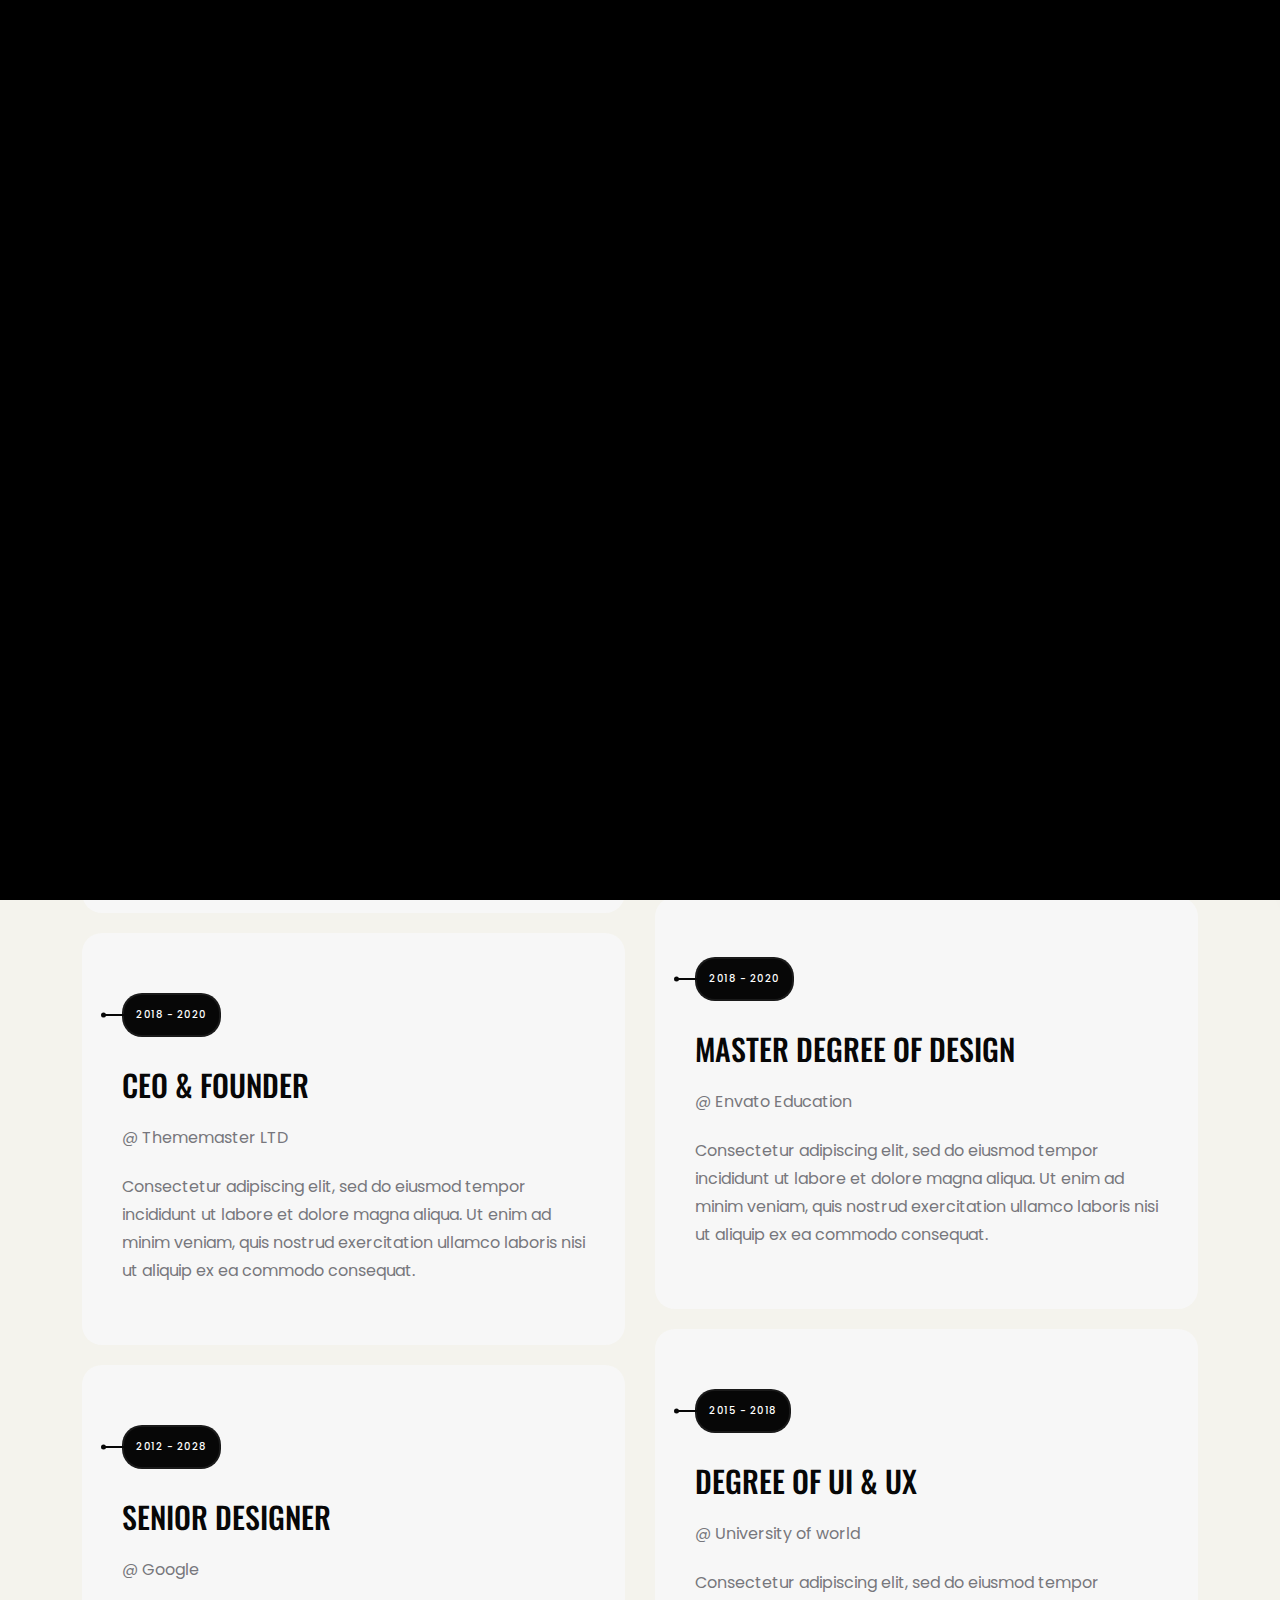
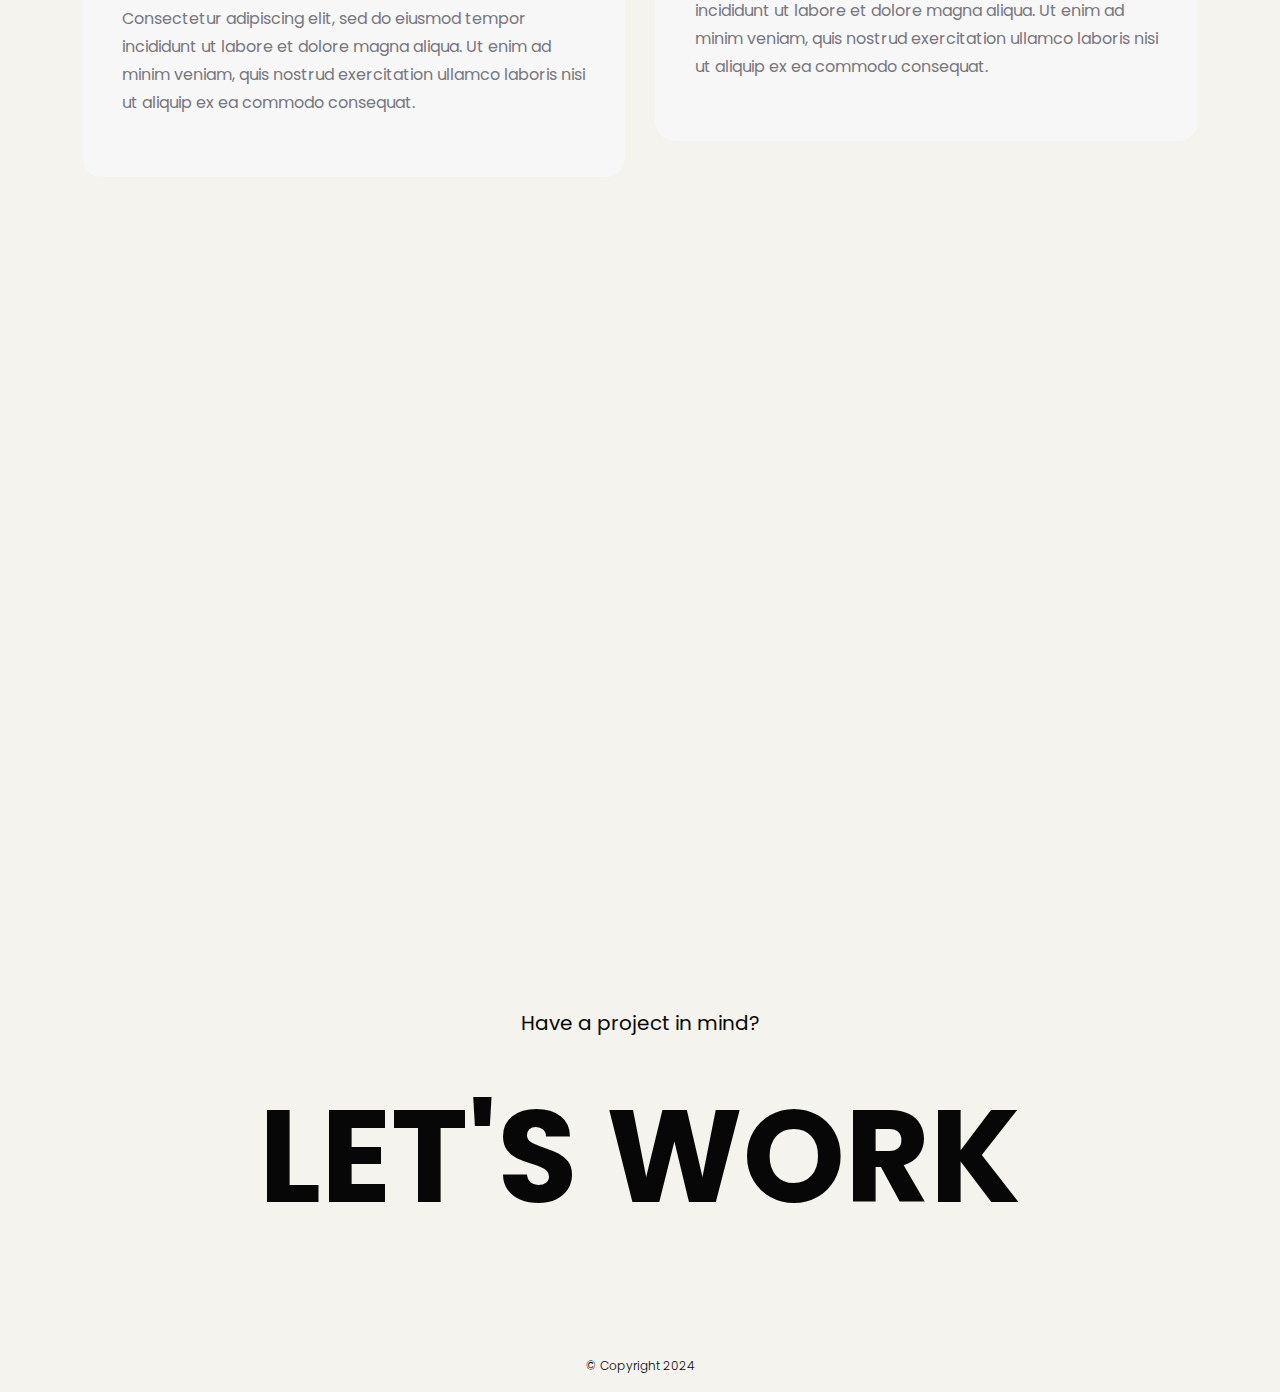
<file: about.html>
<!DOCTYPE html>
<html lang="en">

<head>
    <meta charset="utf-8">
    <meta http-equiv="X-UA-Compatible" content="IE=edge">
    <meta name="viewport" content="width=device-width, initial-scale=1">
    <meta name="description" content="Khaled Hossain's Portfolio">
    <meta name="keywords" content="personal, portfolio new, html, one page, bootstrap, new html template, design, creative, onepage, clean, modern">
    <meta name="author" content="Khaled Hossain">

    <title>Khaled Hossain's Portfolio</title>

    <link rel="icon" type="image/x-icon" href="assets/images/favicon.png">
    <link rel="preconnect" href="https://fonts.googleapis.com">
    <link rel="preconnect" href="https://fonts.gstatic.com" crossorigin>
    <link href="https://fonts.googleapis.com/css2?family=Oswald:wght@200..700&family=Poppins:ital,wght@0,100;0,200;0,300;0,400;0,500;0,600;0,700;0,800;0,900;1,100;1,200;1,300;1,400;1,500;1,600;1,700;1,800;1,900&display=swap" rel="stylesheet">
    <link rel="stylesheet" href="assets/css/bootstrap.min.css"/>
    <link rel="stylesheet" href="assets/css/font-awesome-pro.css"/>
    <link rel="stylesheet" href="assets/fonts/remixicon.css"/>
    <link rel="stylesheet" href="assets/css/magnific-popup.css">
    <link rel="stylesheet" href="assets/css/nice-select.min.css"/>
    <link rel="stylesheet" href="assets/css/animate.min.css"/>
    <link rel="stylesheet" href="assets/css/mobilemenu.css"/>
    <link rel="stylesheet" href="assets/css/slick.min.css"/>
    <link rel="stylesheet" href="assets/css/spacing.css"/>
    <link rel="stylesheet" href="assets/css/style.css"/>
    <link rel="stylesheet" href="assets/css/responsive.css">

    <script src="https://oss.maxcdn.com/html5shiv/3.7.2/html5shiv.min.js"></script>
    <script src="https://oss.maxcdn.com/respond/1.4.2/respond.min.js"></script>
</head>

<body>

<div class="preloader">
    <svg viewbox="0 0 1000 1000" preserveaspectratio="none">
        <path id="preloaderSvg" d="M0,1005S175,995,500,995s500,5,500,5V0H0Z"></path>
    </svg>
    <div class="preloader-heading">
        <div class="load-text">
            <span>L</span>
            <span>o</span>
            <span>a</span>
            <span>d</span>
            <span>i</span>
            <span>n</span>
            <span>g</span>
        </div>
    </div>
</div>

<div class="progress-wrap cursor-pointer">
    <i class="ri-arrow-up-s-line"></i>
    <svg class="progress-circle svg-content" width="100%" height="100%" viewBox="-1 -1 102 102">
        <path d="M50,1 a49,49 0 0,1 0,98 a49,49 0 0,1 0,-98"/>
    </svg>
</div>

<div id="magic-cursor">
    <div id="ball"></div>
</div>


<header class="main-header">
    <div class="header-upper">
        <div class="container">
            <div class="header-inner">
                <div class="row align-items-center">
                    <div class="col-xl-2 col-lg-2 col-md-6 col-6 col-sm-3">
                        <div class="logo-area">
                            <div class="logo">
                                <a href="index.html"><img src="assets/images/logo.png" alt=""></a>
                            </div>
                        </div>
                    </div>
                    <div class="col-xl-10 col-lg-10 col-md-6 col-6 col-sm-9">
                        <div class="main-menu">
                            <nav id="mobile-menu">
                                <ul>
                                    <li><a href="index.html" class="linkstyle">Home</a></li>
                                    <li><a href="about.html" class="linkstyle">About</a></li>
                                    <li><a href="service.html" class="linkstyle">Services</a></li>
                                    <!--                                    <li class="has-dropdown"><a href="projects.html" class="linkstyle">projects</a>-->
                                    <!--                                        <ul class="sub-menu">-->
                                    <!--                                            <li><a href="projects.html">Projects List</a></li>-->
                                    <!--                                            <li><a href="single-project.html">Single Portfolio</a></li>-->
                                    <!--                                        </ul>-->
                                    <!--                                    </li>-->
                                    <!--                                    <li><a href="blog.html" class="linkstyle">Blog</a></li>-->
                                    <li><a href="contact.html" class="linkstyle">Contact</a></li>
                                </ul>
                            </nav>
                        </div>
                        <div class="side-menu-icon d-lg-none text-end">
                            <a href="javascript:void(0)" class="info-toggle-btn f-right sidebar-toggle-btn"><i class="fal fa-bars"></i></a>
                        </div>
                    </div>
                </div>
            </div>
        </div>
    </div>
</header>

<div class="sidebar__area">
    <div class="sidebar__wrapper">
        <div class="sidebar__close">
            <button class="sidebar__close-btn" id="sidebar__close-btn">
                <i class="fal fa-times"></i>
            </button>
        </div>
        <div class="sidebar__content mt-50 mb-20">
            <div class="mobile-menu fix"></div>
        </div>
    </div>
</div>
<div class="body-overlay"></div>

<section class="single-page-hero-area">
    <div class="container">
        <div class="row align-items-center">
            <div class="col-lg-12">
                <h2>About Me</h2>
            </div>
        </div>
    </div>
</section>

<div class="resume-area no-padding" id="resume">
    <div class="container">
        <div class="row">
            <div class="col-xl-6 col-md-6">
                <div class="resume-wrapper wow fadeInUp delay-0-2s">
                    <!-- START SINGLE EXPERIENCE DESIGN AREA -->
                    <div class="resume-box">
                        <span class="resume-date">2020 - Present</span>
                        <h2>Web Developer & Business Partner (Full-Time)</h2>
                        <span>@ Envato Marketplace</span>
                        <p>Consectetur adipiscing elit, sed do eiusmod tempor incididunt ut labore et dolore magna aliqua. Ut enim ad minim veniam, quis nostrud exercitation ullamco laboris nisi ut aliquip ex ea commodo consequat.</p>
                    </div>
                    <!-- / END SINGLE EXPERIENCE DESIGN AREA -->
                    <!-- START SINGLE EXPERIENCE DESIGN AREA -->
                    <div class="resume-box">
                        <span class="resume-date">2018 - 2020</span>
                        <h2>CEO & Founder</h2>
                        <span>@ Thememaster LTD</span>
                        <p>Consectetur adipiscing elit, sed do eiusmod tempor incididunt ut labore et dolore magna aliqua. Ut enim ad minim veniam, quis nostrud exercitation ullamco laboris nisi ut aliquip ex ea commodo consequat.</p>
                    </div>
                    <!-- / END SINGLE EXPERIENCE DESIGN AREA -->
                    <!-- START SINGLE EXPERIENCE DESIGN AREA -->
                    <div class="resume-box">
                        <span class="resume-date">2012 - 2028</span>
                        <h2>Senior Designer</h2>
                        <span>@ Google</span>
                        <p>Consectetur adipiscing elit, sed do eiusmod tempor incididunt ut labore et dolore magna aliqua. Ut enim ad minim veniam, quis nostrud exercitation ullamco laboris nisi ut aliquip ex ea commodo consequat.</p>
                    </div>
                    <!-- / END SINGLE EXPERIENCE DESIGN AREA -->
                </div>
            </div>
            <div class="col-xl-6 col-md-6">
                <div class="resume-wrapper wow fadeInUp delay-0-4s">
                    <!-- START SINGLE EDUCATION DESIGN AREA -->
                    <div class="resume-box">
                        <span class="resume-date">2020 - Present</span>
                        <h2>Bachelor Degree of Science</h2>
                        <span>@ University of London</span>
                        <p>Consectetur adipiscing elit, sed do eiusmod tempor incididunt ut labore et dolore magna aliqua. Ut enim ad minim veniam, quis nostrud exercitation ullamco laboris nisi ut aliquip ex ea commodo consequat.</p>
                    </div>
                    <!-- / END SINGLE EDUCATION DESIGN AREA -->
                    <!-- START SINGLE EDUCATION DESIGN AREA -->
                    <div class="resume-box">
                        <span class="resume-date">2018 - 2020</span>
                        <h2>Master Degree of Design</h2>
                        <span>@ Envato Education</span>
                        <p>Consectetur adipiscing elit, sed do eiusmod tempor incididunt ut labore et dolore magna aliqua. Ut enim ad minim veniam, quis nostrud exercitation ullamco laboris nisi ut aliquip ex ea commodo consequat.</p>
                    </div>
                    <!-- / END SINGLE EDUCATION DESIGN AREA -->
                    <!-- START SINGLE EDUCATION DESIGN AREA -->
                    <div class="resume-box">
                        <span class="resume-date">2015 - 2018</span>
                        <h2>Degree Of UI & UX</h2>
                        <span>@ University of world</span>
                        <p>Consectetur adipiscing elit, sed do eiusmod tempor incididunt ut labore et dolore magna aliqua. Ut enim ad minim veniam, quis nostrud exercitation ullamco laboris nisi ut aliquip ex ea commodo consequat.</p>
                    </div>
                    <!-- / END SINGLE EDUCATION DESIGN AREA -->
                </div>
            </div>
        </div>
    </div>
</div>

<section id="skills" class="skill-area">
    <div class="container">
        <div class="container-inner">
            <div class="row">
                <div class="col-xl-12 col-lg-12">
                    <div class="section-title section-black-title mb-40 wow fadeInUp delay-0-2s">
                        <h2>Professional Skills</h2>
                    </div>
                </div>
            </div>
            <div class="row">
                <div class="col-lg-12">
                    <div class="skill-items-wrap">
                        <div class="row">
                            <div class="col-xl-3 col-lg-4 col-md-3 col-sm-4 col-6">
                                <div class="skill-item wow fadeInUp delay-0-2s">
                                    <img src="assets/images/skills/skill1.png" alt="Skill"/>
                                    <h5>Figma</h5>
                                </div>
                            </div>
                            <div class="col-xl-3 col-lg-4 col-md-3 col-sm-4 col-6">
                                <div class="skill-item wow fadeInUp delay-0-3s">
                                    <img src="assets/images/skills/skill2.png" alt="Skill"/>
                                    <h5>Tailwand</h5>
                                </div>
                            </div>
                            <div class="col-xl-3 col-lg-4 col-md-3 col-sm-4 col-6">
                                <div class="skill-item wow fadeInUp delay-0-4s">
                                    <img src="assets/images/skills/skill3.png" alt="Skill"/>
                                    <h5>Photoshop</h5>
                                </div>
                            </div>
                            <div class="col-xl-3 col-lg-4 col-md-3 col-sm-4 col-6">
                                <div class="skill-item wow fadeInUp delay-0-5s">
                                    <img src="assets/images/skills/skill4.png" alt="Skill"/>
                                    <h5>WordPress</h5>
                                </div>
                            </div>
                            <div class="col-xl-3 col-lg-4 col-md-3 col-sm-4 col-6">
                                <div class="skill-item wow fadeInUp delay-0-2s">
                                    <img src="assets/images/skills/skill5.png" alt="Skill"/>
                                    <h5>Angular</h5>
                                </div>
                            </div>
                            <div class="col-xl-3 col-lg-4 col-md-3 col-sm-4 col-6">
                                <div class="skill-item wow fadeInUp delay-0-3s">
                                    <img src="assets/images/skills/skill6.png" alt="Skill"/>
                                    <h5>Webflow</h5>
                                </div>
                            </div>
                            <div class="col-xl-3 col-lg-4 col-md-3 col-sm-4 col-6">
                                <div class="skill-item wow fadeInUp delay-0-4s">
                                    <img src="assets/images/skills/skill7.png" alt="Skill"/>
                                    <h5>Python</h5>
                                </div>
                            </div>
                            <div class="col-xl-3 col-lg-4 col-md-3 col-sm-4 col-6">
                                <div class="skill-item wow fadeInUp delay-0-5s">
                                    <img src="assets/images/skills/skill8.png" alt="Skill"/>
                                    <h5>Sketch</h5>
                                </div>
                            </div>
                        </div>
                    </div>
                </div>
            </div>
        </div>
    </div>
</section>

<footer class="main-footer">
    <div class="container">
        <div class="row">
            <div class="col-lg-12">
                <div class="footer-top">
                    <p>Have a project in mind?</p>
                    <h2>
                        <a href="mailto:khaledhossain.dev@hotmail.com">let's work</a>
                    </h2>
                </div>
            </div>
        </div>
        <div class="row">
            <div class="col-lg-12 col-sm-12">
                <p class="copy-right-text">&copy;&nbsp;Copyright 2024</p>
            </div>
        </div>
    </div>
</footer>

<script src="assets/js/jquery-3.6.0.min.js"></script>
<script src="assets/js/bootstrap.min.js"></script>
<script src="assets/js/appear.min.js"></script>
<script src="assets/js/jquery.magnific-popup.min.js"></script>
<script src="assets/js/mobilemenu.js"></script>
<script src="assets/js/gsap.min.js"></script>
<script src="assets/js/ScrollTrigger.min.js"></script>
<script src="assets/js/lenis.js"></script>
<script src="assets/js/slick.min.js"></script>
<script src="assets/js/jquery.nice-select.min.js"></script>
<script src="assets/js/imagesloaded.pkgd.min.js"></script>
<script src="assets/js/isotope.pkgd.min.js"></script>
<script src="assets/js/wow.min.js"></script>
<script src="assets/js/script.js"></script>

</body>
</html>
</file>
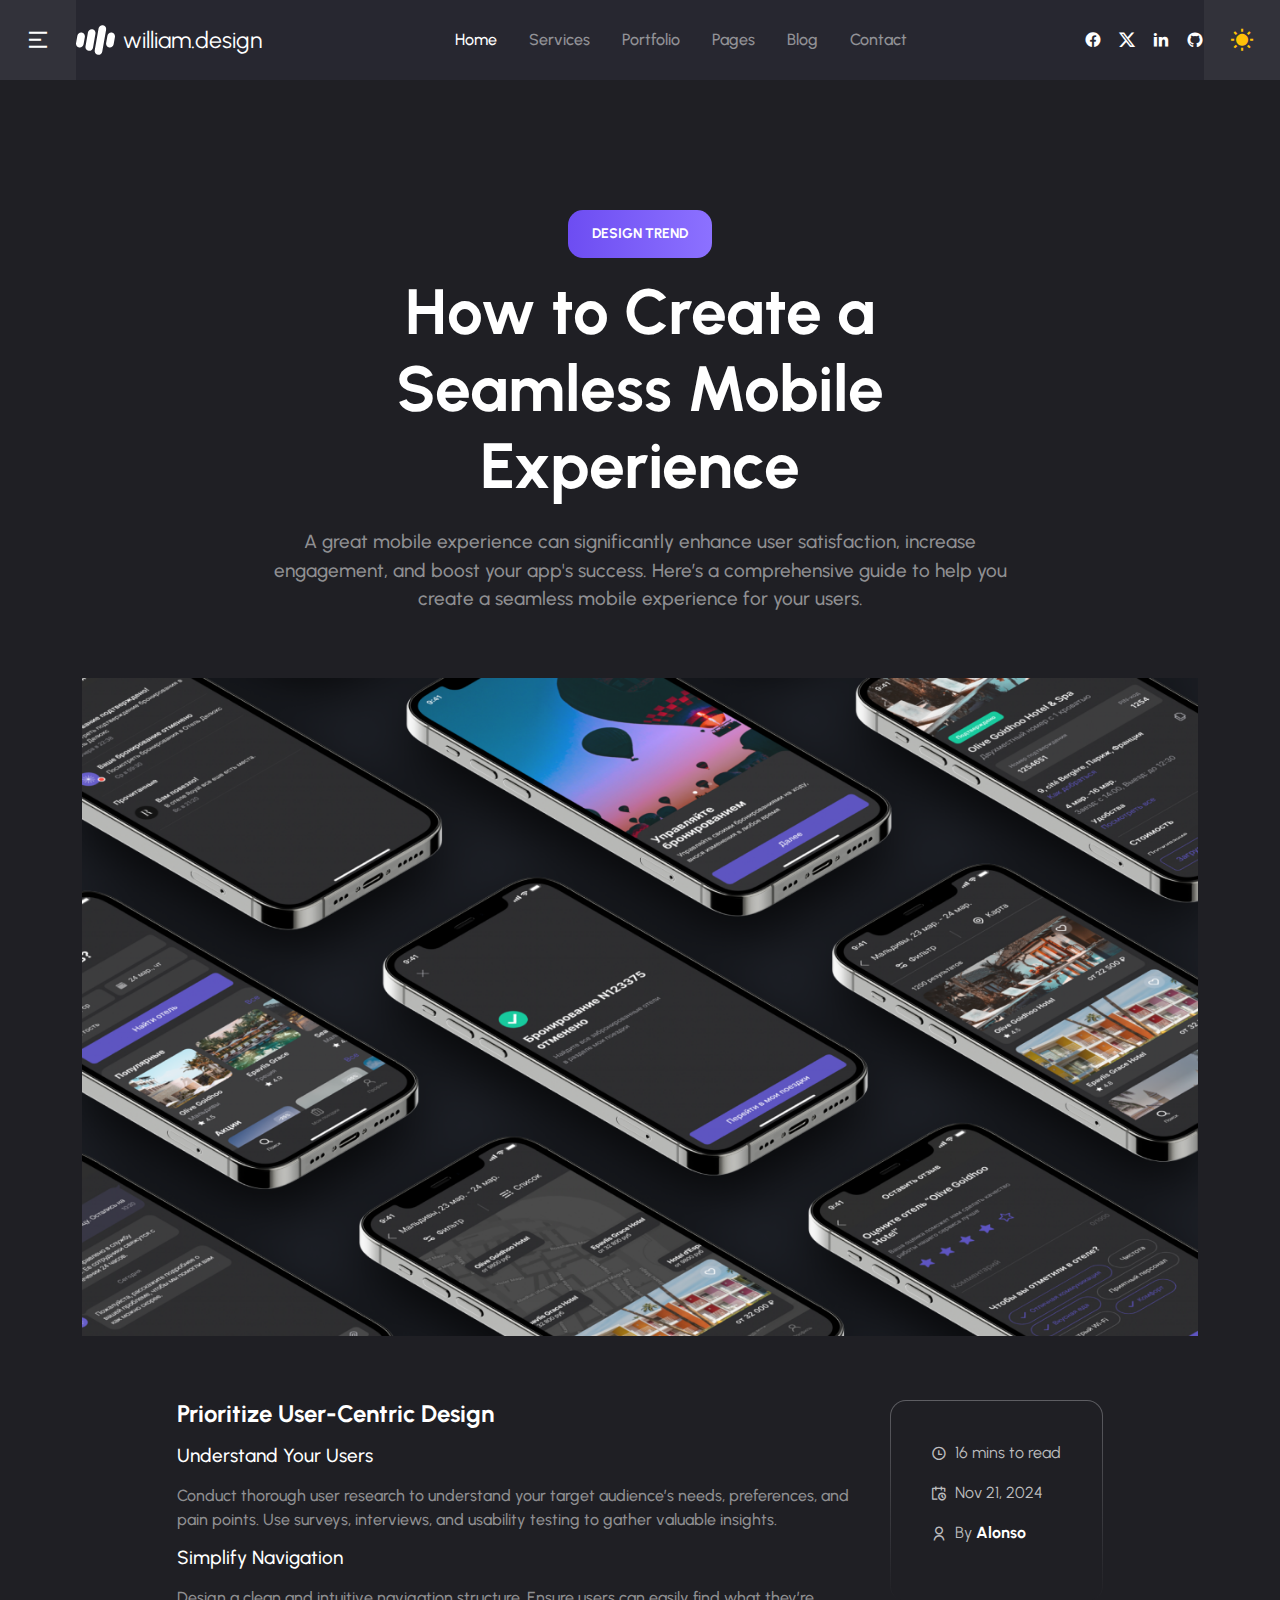
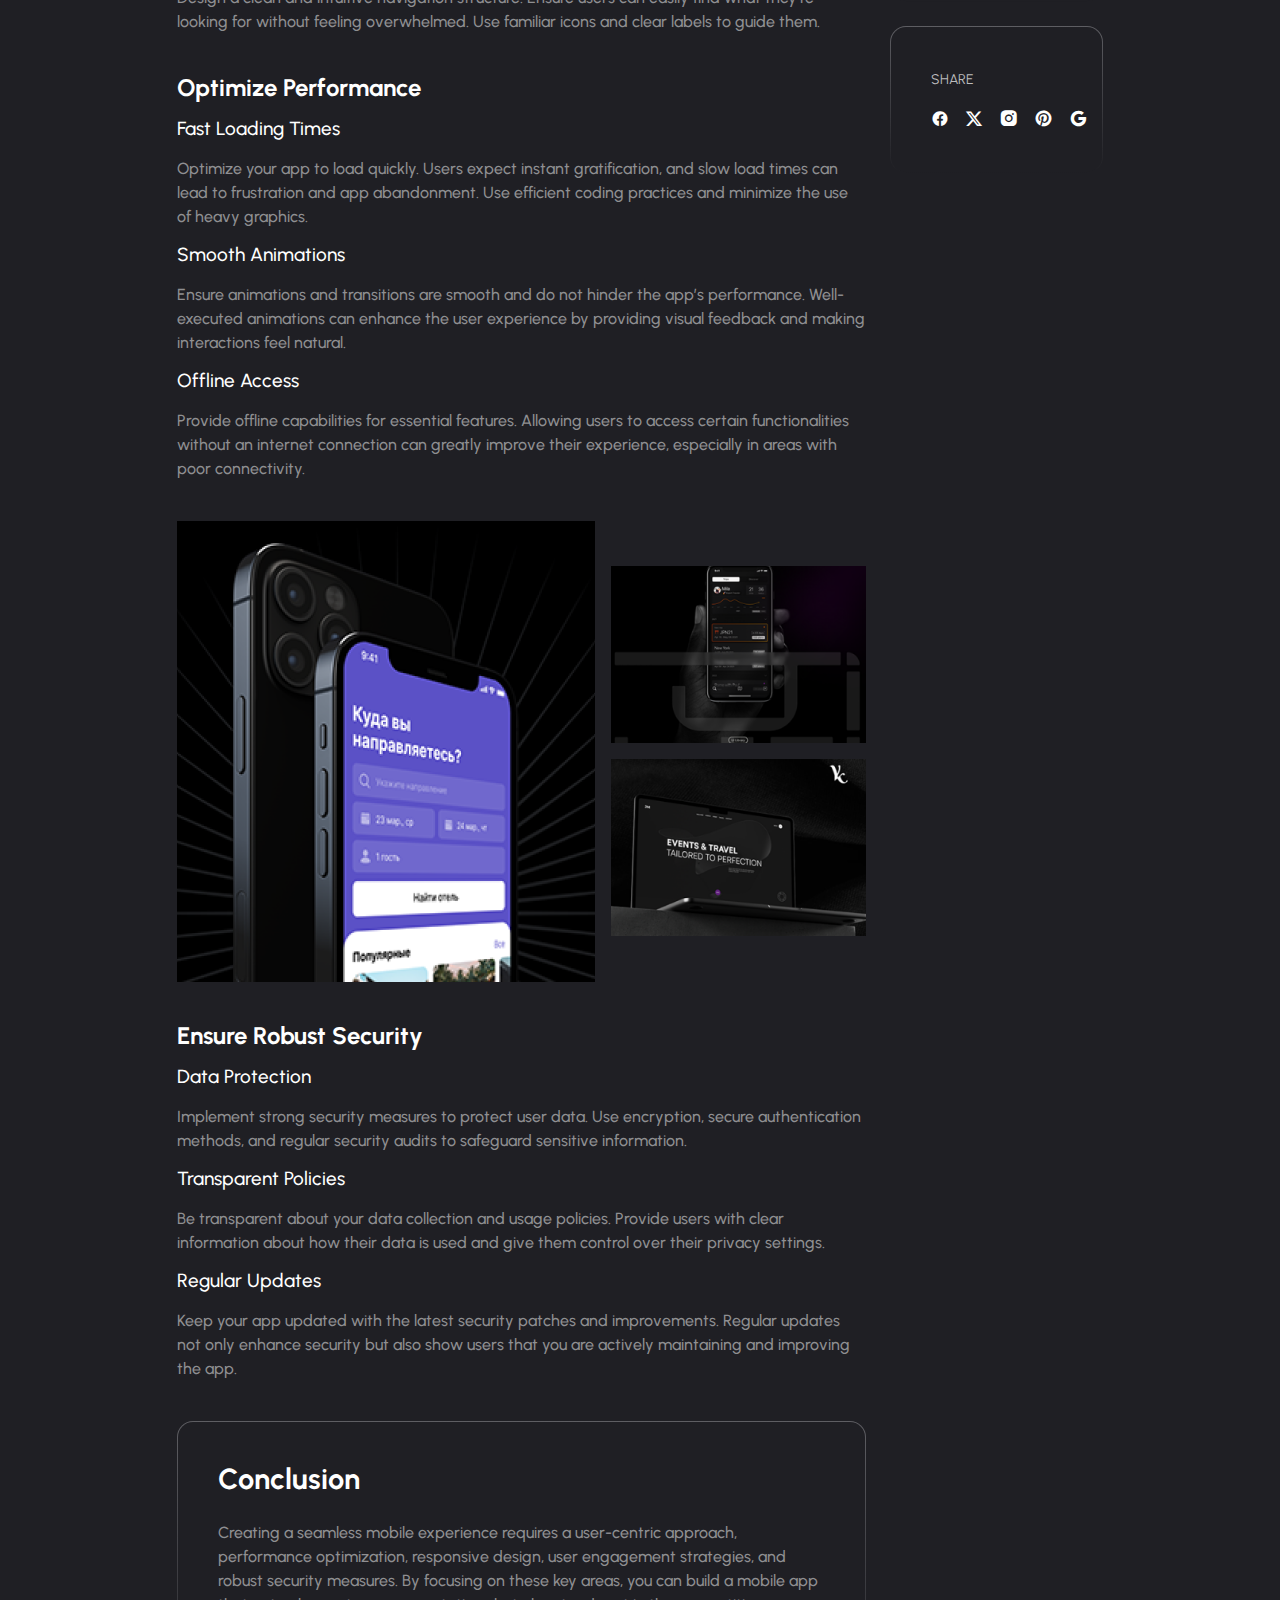
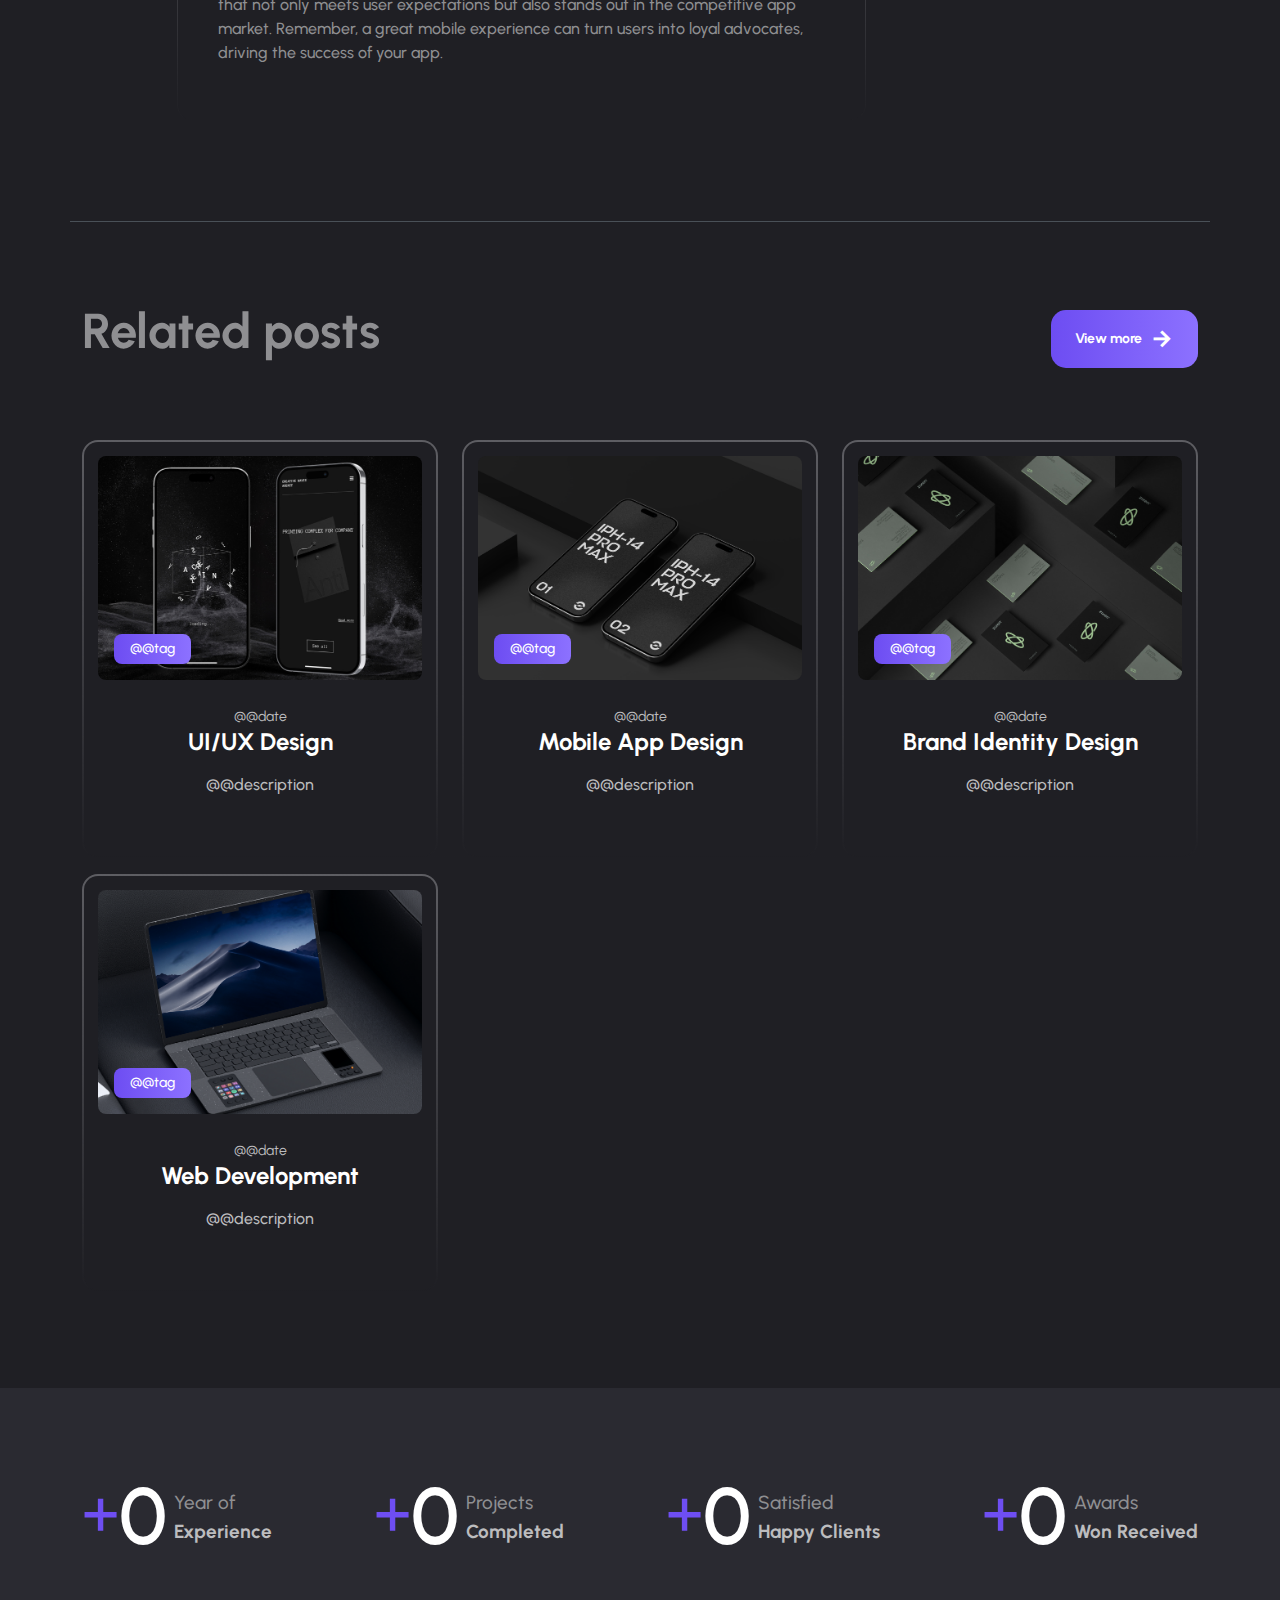
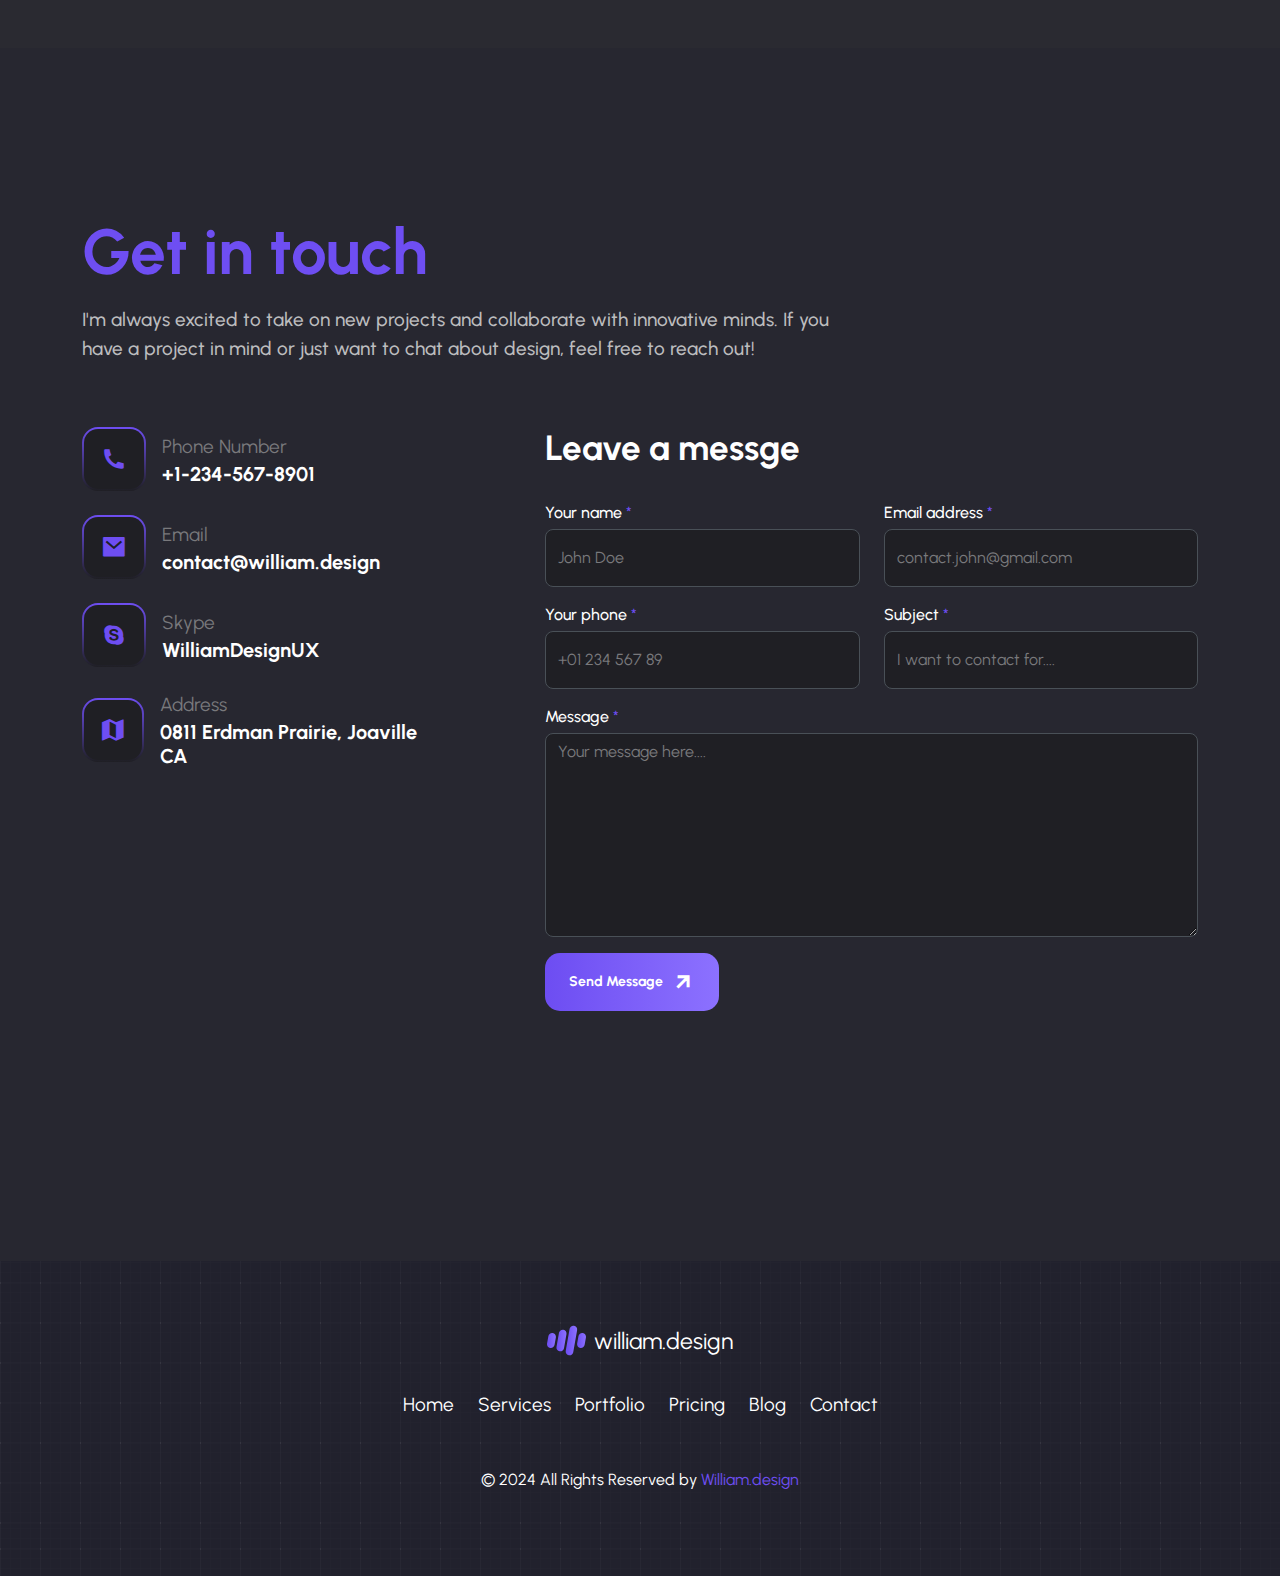
<file: blog-details.html>
<!doctype html>
<html lang="en" data-bs-theme="dark">
    <head>
        <meta charset="UTF-8" />
<meta name="viewport" content="width=device-width, initial-scale=1.0" />
<meta http-equiv="x-ua-compatible" content="ie=edge" />
<title>William - Personal Portfolio Template</title>
<script src="assets/js/vendors/color-modes.js"></script>
<!-- Favicon icon-->
<link rel="shortcut icon" type="image/x-icon" href="assets/imgs/template/favicon-gradient.svg" />
<!-- Libs CSS -->
<link rel="stylesheet" href="assets/css/vendors/bootstrap.min.css" />
<link rel="stylesheet" href="assets/css/vendors/swiper-bundle.min.css" />
<link rel="stylesheet" href="assets/css/vendors/aos.css" />
<link rel="stylesheet" href="assets/css/vendors/odometer.css" />
<link rel="stylesheet" href="assets/css/vendors/carouselTicker.css" />
<link rel="stylesheet" href="assets/css/vendors/magnific-popup.css" />
<link rel="stylesheet" href="assets/fonts/remixicon/remixicon.css" />
<link rel="stylesheet" href="assets/fonts/satoshi/satoshi.css" />
<!-- Fonts -->
<link rel="preconnect" href="https://fonts.googleapis.com" />
<link rel="preconnect" href="https://fonts.gstatic.com" crossorigin />
<link href="https://fonts.googleapis.com/css2?family=DM+Mono:wght@300;400;500&family=Playfair+Display:wght@400..900&family=Urbanist:wght@100..900&display=swap" rel="stylesheet" />
<!-- Main CSS -->
<link rel="stylesheet" href="assets/css/main.css" />

    </head>
    <body>
        <!-- prettier-ignore -->
        <!--Preloader-->
<div id="preloader">
    <div class="loader-cover">
        <div class="loader-container">
            <div class="loader-icon"></div>
        </div>
    </div>
</div>
<!--Preloader-end -->

        <!-- Navbar -->
<header>
    <nav class="navbar navbar-expand-lg navbar-light w-100 flex-nowrap z-999 p-0">
        <a href="#" class="navbar-menu p-4 text-center square-100 menu-tigger icon_80 icon-shape d-none d-md-flex" data-bs-target=".offCanvas__info" aria-controls="offCanvas__info">
            <i class="ri-menu-2-line"></i>
        </a>
        <div class="container py-3 px-0">
            <a class="navbar-brand d-flex main-logo align-items-center ms-lg-0 ms-md-5 ms-3" href="index.html">
                <img src="assets/imgs/template/favicon.svg" alt="zelio" />
                <span class="fs-4 ms-2">william.design</span>
            </a>
            <div class="d-none d-lg-flex"><div class="main-menu">
    <ul class="navbar-nav me-auto mb-2 mb-lg-0">
        <li class="nav-item has-children">
            <a class="nav-link active" href="#">Home</a>
            <ul class="sub-menu">
                <li><a href="index.html">Landing page</a></li>
                <li><a href="index-1.html">Home 1 - Designer</a></li>
                <li><a href="index-2.html">Home 2 - Developer</a></li>
                <li><a href="index-3.html">Home 3 - Author</a></li>
            </ul>
        </li>

        <li class="nav-item">
            <a class="nav-link" href="services.html">Services</a>
        </li>
        <li class="nav-item">
            <a class="nav-link" href="work.html">Portfolio</a>
        </li>

        <li class="nav-item  has-children">
            <a class="nav-link" href="#">Pages</a>
            <ul class="sub-menu">
                <li><a href="pricing.html">Pricing</a></li>
                <li><a href="coming-soon.html">Coming Soon</a></li>
                <li><a href="404.html">404</a></li>
            </ul>
        </li>

        <li class="nav-item">
            <a class="nav-link" href="blog-list.html">Blog</a>
        </li>
        <li class="nav-item">
            <a class="nav-link" href="#contact">Contact</a>
        </li>
    </ul>
</div>
</div>
            <div class="navbar-social d-flex align-items-center pe-5 pe-lg-0 me-5 me-lg-0">
                <div class="d-md-flex d-none gap-3">
                    <a href="http://facebook.com">
                        <i class="ri-facebook-circle-fill fs-18"></i>
                    </a>
                    <a href="http://twitter.com">
                        <i class="ri-twitter-x-fill fs-18"></i>
                    </a>
                    <a href="http://linkedin.com">
                        <i class="ri-linkedin-fill fs-18"></i>
                    </a>
                    <a href="http://github.com">
                        <i class="ri-github-fill fs-18"></i>
                    </a>
                </div>
                <div class="burger-icon burger-icon-white border rounded-3">
                    <span class="burger-icon-top"></span>
                    <span class="burger-icon-mid"></span>
                    <span class="burger-icon-bottom"></span>
                </div>
            </div>
        </div>
        <div class="dark-light-switcher pe-10 pe-lg-0 pe-0 ps-md-5 ps-0 ps-lg-4 pe-lg-4 d-flex justify-content-center align-items-center icon_80 @@classList">
    <i class="ri-sun-fill text-warning"></i>
    <i class="ri-contrast-2-line text-white"></i>
</div>

    </nav>
    <!-- offCanvas-menu -->
<div class="offCanvas__info">
    <div class="offCanvas__close-icon menu-close">
        <button><i class="ri-close-line"></i></button>
    </div>
    <div class="offCanvas__logo mb-5"><h3 class="mb-0">Get in touch</h3></div>
    <div class="offCanvas__side-info mb-30">
        <div class="contact-list mb-30">
            <p class="fs-6 fw-medium text-200 mb-5">I'm always excited to take on new projects and collaborate with innovative minds.</p>
            <div class="mb-3">
                <span class="text-400 fs-5">Phone Number</span>
                <p class="mb-0">+1-234-567-8901</p>
            </div>
            <div class="mb-3">
                <span class="text-400 fs-5">Email</span>
                <p class="mb-0">contact@william.design</p>
            </div>
            <div class="mb-3">
                <span class="text-400 fs-5">Skype</span>
                <p class="mb-0">WilliamDesignUX</p>
            </div>
            <div class="mb-3">
                <span class="text-400 fs-5">Address</span>
                <p class="mb-0">0811 Erdman Prairie Road, Joaville, California 90210</p>
            </div>
        </div>

        <div class="contact-list">
            <p class="text-400 fs-5 mb-2">Social</p>
            <div class="d-md-flex d-none gap-3">
                <a href="http://facebook.com">
                    <i class="ri-facebook-circle-fill fs-18"></i>
                </a>
                <a href="http://twitter.com">
                    <i class="ri-twitter-x-fill fs-18"></i>
                </a>
                <a href="http://linkedin.com">
                    <i class="ri-linkedin-fill fs-18"></i>
                </a>
                <a href="http://github.com">
                    <i class="ri-github-fill fs-18"></i>
                </a>
            </div>
        </div>
    </div>
</div>
<div class="offCanvas__overly"></div>
 <div class="mobile-header-active mobile-header-wrapper-style perfect-scrollbar button-bg-2">
    <div class="mobile-header-wrapper-inner">
        <div class="mobile-header-logo">
            <a class="d-flex main-logo align-items-center d-inline-flex" href="index.html">
                <img src="assets/imgs/footer-1/logo.svg" alt="zelio" />
                <span class="fs-4 ms-2 text-dark">william.design</span>
            </a>
            <div class="burger-icon burger-icon-white border rounded-3">
                <span class="burger-icon-top"></span>
                <span class="burger-icon-mid"></span>
                <span class="burger-icon-bottom"></span>
            </div>
        </div>
        <div class="mobile-header-content-area">
            <div class="perfect-scroll">
                <div class="mobile-menu-wrap mobile-header-border">
                    <nav>
                        <ul class="mobile-menu font-heading ps-0">
                            <li class="nav-item has-children">
                                <a class="nav-link active" href="#">Home</a>
                                <ul class="sub-menu">
                                    <li><a href="index.html">Landing page</a></li>
                                    <li><a href="index-1.html">Home 1 - Designer</a></li>
                                    <li><a href="index-2.html">Home 2 - Developer</a></li>
                                    <li><a href="index-3.html">Home 3 - Author</a></li>
                                </ul>
                            </li>

                            <li class="nav-item">
                                <a class="nav-link" href="services.html">Services</a>
                            </li>
                            <li class="nav-item">
                                <a class="nav-link" href="work.html">Portfolio</a>
                            </li>

                            <li class="nav-item">
                                <a class="nav-link" href="pricing.html">Pricing</a>
                            </li>

                            <li class="nav-item">
                                <a class="nav-link" href="blog-list.html">Blog</a>
                            </li>
                            <li class="nav-item">
                                <a class="nav-link" href="#contact">Contact</a>
                            </li>
                        </ul>
                    </nav>
                </div>
            </div>
        </div>
    </div>
</div>

</header>

        <main>
            <!-- prettier-ignore -->
            <!-- blog details -->
<section class="section-details pt-130 pb-100">
    <div class="container">
        <div class="row">
            <div class="col-lg-8 mx-lg-auto mb-8">
                <div class="text-center">
                    <div class="btn btn-gradient d-inline-block text-uppercase">Design trend</div>
                    <h3 class="ds-3 mt-3 mb-4 text-dark">How to Create a Seamless Mobile Experience</h3>
                    <p class="text-300 fs-5 mb-0">
                        A great mobile experience can significantly enhance user satisfaction, increase <br />
                        engagement, and boost your app's success. Here’s a comprehensive guide to help you <br />
                        create a seamless mobile experience for your users.
                    </p>
                </div>
            </div>
            <img src="assets/imgs/blog/blog-1/img-background.png" alt="zelio" />
            <div class="col-lg-10 mx-lg-auto mt-8">
                <div class="row">
                    <div class="col-lg-9">
                        <h5>Prioritize User-Centric Design</h5>
                        <h5 class="fs-5 fw-medium">Understand Your Users</h5>
                        <p class="text-300">Conduct thorough user research to understand your target audience’s needs, preferences, and pain points. Use surveys, interviews, and usability testing to gather valuable insights.</p>
                        <h5 class="fs-5 fw-medium">Simplify Navigation</h5>
                        <p class="text-300">Design a clean and intuitive navigation structure. Ensure users can easily find what they’re looking for without feeling overwhelmed. Use familiar icons and clear labels to guide them.</p>
                        <h5 class="mt-6">Optimize Performance</h5>
                        <h5 class="fs-5 fw-medium">Fast Loading Times</h5>
                        <p class="text-300">Optimize your app to load quickly. Users expect instant gratification, and slow load times can lead to frustration and app abandonment. Use efficient coding practices and minimize the use of heavy graphics.</p>
                        <h5 class="fs-5 fw-medium">Smooth Animations</h5>
                        <p class="text-300">Ensure animations and transitions are smooth and do not hinder the app’s performance. Well-executed animations can enhance the user experience by providing visual feedback and making interactions feel natural.</p>
                        <h5 class="fs-5 fw-medium">Offline Access</h5>
                        <p class="text-300">Provide offline capabilities for essential features. Allowing users to access certain functionalities without an internet connection can greatly improve their experience, especially in areas with poor connectivity.</p>
                        <div class="d-flex align-items-center my-6">
                            <img class="" src="assets/imgs/blog/blog-1/img-10.png" alt="zelio" />
                            <div class="d-md-flex flex-column d-none gap-3 ms-3">
                                <img src="assets/imgs/blog/blog-1/img-11.png" alt="zelio" />
                                <img src="assets/imgs/blog/blog-1/img-12.png" alt="zelio" />
                            </div>
                        </div>
                        <h5>Ensure Robust Security</h5>
                        <h5 class="fs-5 fw-medium">Data Protection</h5>
                        <p class="text-300">Implement strong security measures to protect user data. Use encryption, secure authentication methods, and regular security audits to safeguard sensitive information.</p>
                        <h5 class="fs-5 fw-medium">Transparent Policies</h5>
                        <p class="text-300">Be transparent about your data collection and usage policies. Provide users with clear information about how their data is used and give them control over their privacy settings.</p>
                        <h5 class="fs-5 fw-medium">Regular Updates</h5>
                        <p class="text-300">Keep your app updated with the latest security patches and improvements. Regular updates not only enhance security but also show users that you are actively maintaining and improving the app.</p>
                        <div class="border-linear-3 rounded-4 p-lg-6 p-md-4 p-3 mt-6">
                            <h4>Conclusion</h4>
                            <p class="text-300 mt-4">Creating a seamless mobile experience requires a user-centric approach, performance optimization, responsive design, user engagement strategies, and robust security measures. By focusing on these key areas, you can build a mobile app that not only meets user expectations but also stands out in the competitive app market. Remember, a great mobile experience can turn users into loyal advocates, driving the success of your app.</p>
                        </div>
                    </div>
                    <div class="col-lg-3 col-md-6 col-8">
                        <div class="border-linear-3 rounded-4 p-lg-6 p-md-4 p-3 mt-lg-0 mt-4">
                            <div class="d-flex align-items-center mb-3">
                                <i class="ri-time-line fs-6"></i>
                                <span class="ms-2 fs-6">16 mins to read</span>
                            </div>
                            <div class="d-flex align-items-center mb-3">
                                <i class="ri-calendar-schedule-line fs-6"></i>
                                <span class="ms-2 fs-6">Nov 21, 2024</span>
                            </div>
                            <div class="d-flex align-items-center mb-3">
                                <i class="ri-user-line fs-6"></i>
                                <span class="ms-2 fs-6">By <a class="fw-bold" href="#">Alonso</a></span>
                            </div>
                        </div>
                        <div class="border-linear-3 rounded-4 p-lg-6 p-md-4 p-3 mt-4">
                            <span class="text-uppercase fs-7">Share</span> <br />
                            <div class="d-flex gap-3 pt-3">
                                <a href="#" class="text-decoration-none">
                                    <i class="ri-facebook-circle-fill fs-18"></i>
                                </a>
                                <a href="#" class="text-decoration-none">
                                    <i class="ri-twitter-x-fill fs-18"></i>
                                </a>
                                <a href="#" class="text-decoration-none">
                                    <i class="ri-instagram-fill fs-5"></i>
                                </a>
                                <a href="#" class="text-decoration-none">
                                    <i class="ri-pinterest-fill fs-5"></i>
                                </a>
                                <a href="#" class="text-decoration-none">
                                    <i class="ri-google-fill fs-5"></i>
                                </a>
                            </div>
                        </div>
                    </div>
                </div>
            </div>
        </div>
    </div>
</section>
<!-- blog list -->
<section class="section-blog-list">
    <div class="container border-top pt-80 pb-80">
        <div class="row">
            <div class="d-md-flex align-items-center">
                <h1 class="text-300">Related posts</h1>
                <a href="#" class="btn btn-gradient ms-auto">
                    View more
                    <i class="ri-arrow-right-line"></i>
                </a>
            </div>
        </div>
        <div class="row mt-8">
            <!--prettier-ignore-->
            <div class="col-lg-4">
    <div class="blog-card rounded-4 mb-lg-3 mb-md-5 mb-3">
        <div class="blog-card__image position-relative">
            <div class="zoom-img rounded-3 overflow-hidden">
                <img class="w-100" src="assets/imgs/services-list/img-1.png" alt="zelio" />
                <a class="position-absolute bottom-0 start-0 m-3 text-white-keep btn btn-gradient fw-medium rounded-3 px-3 py-2" href="blog-details.html">@@tag</a>
                <a href="blog-details.html" class="blog-card__link position-absolute top-50 start-50 translate-middle icon-md icon-shape bg-linear-1 rounded-circle">
                    <i class="ri-arrow-right-up-line text-dark"></i>
                </a>
            </div>
        </div>
        <div class="blog-card__content position-relative text-center mt-4">
            <span class="blog-card__date fs-7">@@date</span>
            <h5 class="blog-card__title">UI/UX Design</h5>
            <p class="blog-card__description fs-6">@@description</p>
            <a href="blog-details.html" class="link-overlay position-absolute top-0 start-0 w-100 h-100"></a>
        </div>
    </div>
</div>
<div class="col-lg-4">
    <div class="blog-card rounded-4 mb-lg-3 mb-md-5 mb-3">
        <div class="blog-card__image position-relative">
            <div class="zoom-img rounded-3 overflow-hidden">
                <img class="w-100" src="assets/imgs/services-list/img-2.png" alt="zelio" />
                <a class="position-absolute bottom-0 start-0 m-3 text-white-keep btn btn-gradient fw-medium rounded-3 px-3 py-2" href="blog-details.html">@@tag</a>
                <a href="blog-details.html" class="blog-card__link position-absolute top-50 start-50 translate-middle icon-md icon-shape bg-linear-1 rounded-circle">
                    <i class="ri-arrow-right-up-line text-dark"></i>
                </a>
            </div>
        </div>
        <div class="blog-card__content position-relative text-center mt-4">
            <span class="blog-card__date fs-7">@@date</span>
            <h5 class="blog-card__title">Mobile App Design</h5>
            <p class="blog-card__description fs-6">@@description</p>
            <a href="blog-details.html" class="link-overlay position-absolute top-0 start-0 w-100 h-100"></a>
        </div>
    </div>
</div>
<div class="col-lg-4">
    <div class="blog-card rounded-4 mb-lg-3 mb-md-5 mb-3">
        <div class="blog-card__image position-relative">
            <div class="zoom-img rounded-3 overflow-hidden">
                <img class="w-100" src="assets/imgs/services-list/img-3.png" alt="zelio" />
                <a class="position-absolute bottom-0 start-0 m-3 text-white-keep btn btn-gradient fw-medium rounded-3 px-3 py-2" href="blog-details.html">@@tag</a>
                <a href="blog-details.html" class="blog-card__link position-absolute top-50 start-50 translate-middle icon-md icon-shape bg-linear-1 rounded-circle">
                    <i class="ri-arrow-right-up-line text-dark"></i>
                </a>
            </div>
        </div>
        <div class="blog-card__content position-relative text-center mt-4">
            <span class="blog-card__date fs-7">@@date</span>
            <h5 class="blog-card__title">Brand Identity Design</h5>
            <p class="blog-card__description fs-6">@@description</p>
            <a href="blog-details.html" class="link-overlay position-absolute top-0 start-0 w-100 h-100"></a>
        </div>
    </div>
</div>
<div class="col-lg-4">
    <div class="blog-card rounded-4 mb-lg-3 mb-md-5 mb-3">
        <div class="blog-card__image position-relative">
            <div class="zoom-img rounded-3 overflow-hidden">
                <img class="w-100" src="assets/imgs/services-list/img-4.png" alt="zelio" />
                <a class="position-absolute bottom-0 start-0 m-3 text-white-keep btn btn-gradient fw-medium rounded-3 px-3 py-2" href="blog-details.html">@@tag</a>
                <a href="blog-details.html" class="blog-card__link position-absolute top-50 start-50 translate-middle icon-md icon-shape bg-linear-1 rounded-circle">
                    <i class="ri-arrow-right-up-line text-dark"></i>
                </a>
            </div>
        </div>
        <div class="blog-card__content position-relative text-center mt-4">
            <span class="blog-card__date fs-7">@@date</span>
            <h5 class="blog-card__title">Web Development</h5>
            <p class="blog-card__description fs-6">@@description</p>
            <a href="blog-details.html" class="link-overlay position-absolute top-0 start-0 w-100 h-100"></a>
        </div>
    </div>
</div>

        </div>
    </div>
</section>

            <!--Static 1-->
<div class="section-static-1 position-relative overflow-hidden z-0 py-8 bg-6">
    <div class="container">
        <div class="inner">
            <div class="row align-items-center justify-content-between">
                <div class="col-lg-auto col-md-6">
                    <div class="counter-item-cover counter-item">
                        <div class="content text-center mx-auto d-flex align-items-center">
                            <span class="ds-3 count text-primary fw-medium my-0">+<span class="odometer ds-1 text-dark fw-semibold" data-count="12"></span></span>
                            <div class="text-start ms-2">
                                <p class="fs-5 mb-0 text-300">Year of</p>
                                <p class="fs-5 mb-0 fw-bold">Experience</p>
                            </div>
                        </div>
                    </div>
                </div>
                <div class="col-lg-auto col-md-6">
                    <div class="counter-item-cover counter-item">
                        <div class="content text-center mx-auto d-flex align-items-center">
                            <span class="ds-3 count text-primary fw-medium my-0">+<span class="odometer ds-1 text-dark fw-semibold" data-count="250"></span></span>
                            <div class="text-start ms-2">
                                <p class="fs-5 mb-0 text-300">Projects</p>
                                <p class="fs-5 mb-0 fw-bold">Completed</p>
                            </div>
                        </div>
                    </div>
                </div>
                <div class="col-lg-auto col-md-6">
                    <div class="counter-item-cover counter-item">
                        <div class="content text-center mx-auto d-flex align-items-center">
                            <span class="ds-3 count text-primary fw-medium my-0">+<span class="odometer ds-1 text-dark fw-semibold" data-count="680"></span></span>
                            <div class="text-start ms-2">
                                <p class="fs-5 mb-0 text-300">Satisfied</p>
                                <p class="fs-5 mb-0 fw-bold">Happy Clients</p>
                            </div>
                        </div>
                    </div>
                </div>
                <div class="col-lg-auto col-md-6">
                    <div class="counter-item-cover counter-item">
                        <div class="content text-center mx-auto d-flex align-items-center">
                            <span class="ds-3 count text-primary fw-medium my-0">+<span class="odometer ds-1 text-dark fw-semibold" data-count="18"></span></span>
                            <div class="text-start ms-2">
                                <p class="fs-5 mb-0 text-300">Awards</p>
                                <p class="fs-5 mb-0 fw-bold">Won Received</p>
                            </div>
                        </div>
                    </div>
                </div>
            </div>
        </div>
    </div>
</div>

            <!-- Contact 1-->
<section id="contact" class="section-contact-1 bg-900 position-relative pt-150 pb-lg-250 pb-150 overflow-hidden">
    <div class="container position-relative z-1">
        <h3 class="ds-3 mt-3 mb-3 text-primary">Get in touch</h3>
        <span class="fs-5 fw-medium text-200">
            I'm always excited to take on new projects and collaborate with innovative minds. If you
            <br />
            have a project in mind or just want to chat about design, feel free to reach out!
        </span>
        <div class="row mt-8">
            <div class="col-lg-4 d-flex flex-column">
                <div class="d-flex align-items-center mb-4 position-relative d-inline-flex">
                    <div class="bg-white icon-flip position-relative icon-shape icon-xxl border-linear-2 border-2 rounded-4">
                        <i class="ri-phone-fill text-primary fs-26"></i>
                    </div>
                    <div class="ps-3">
                        <span class="text-400 fs-5">Phone Number</span>
                        <h6 class="mb-0">+1-234-567-8901</h6>
                    </div>
                    <a href="tel:+1-234-567-8901" class="position-absolute top-0 start-0 w-100 h-100"></a>
                </div>
                <div class="d-flex align-items-center mb-4 position-relative d-inline-flex">
                    <div class="bg-white icon-flip position-relative icon-shape icon-xxl border-linear-2 border-2 rounded-4">
                        <i class="ri-mail-fill text-primary fs-26"></i>
                    </div>
                    <div class="ps-3">
                        <span class="text-400 fs-5">Email</span>
                        <h6 class="mb-0">contact@william.design</h6>
                    </div>
                    <a href="mailto:someone@example.com" class="position-absolute top-0 start-0 w-100 h-100"></a>
                </div>
                <div class="d-flex align-items-center mb-4 position-relative d-inline-flex">
                    <div class="bg-white icon-flip position-relative icon-shape icon-xxl border-linear-2 border-2 rounded-4">
                        <i class="ri-skype-fill text-primary fs-26"></i>
                    </div>
                    <div class="ps-3">
                        <span class="text-400 fs-5">Skype</span>
                        <h6 class="mb-0">WilliamDesignUX</h6>
                    </div>
                    <a href="skype:SKYPENAME?add" class="position-absolute top-0 start-0 w-100 h-100"></a>
                </div>
                <div class="d-flex align-items-center mb-4 position-relative d-inline-flex">
                    <div class="bg-white icon-flip position-relative icon-shape icon-xxl border-linear-2 border-2 rounded-4">
                        <i class="ri-map-2-fill text-primary fs-26"></i>
                    </div>
                    <div class="ps-3">
                        <span class="text-400 fs-5">Address</span>
                        <h6 class="mb-0">0811 Erdman Prairie, Joaville CA</h6>
                    </div>
                    <a href="https://maps.google.com/maps?q=1st+avenue,New+York" class="position-absolute top-0 start-0 w-100 h-100"></a>
                </div>
            </div>
            <div class="col-lg-7 offset-lg-1 ps-lg-0 pt-5 pt-lg-0">
                <div class="position-relative">
                    <div class="position-relative z-2">
                        <h3>Leave a messge</h3>
                        <form action="#">
                            <div class="row mt-3">
                                <div class="col-md-6 ">
                                    <label class="mb-1 mt-3 text-dark" for="name">Your name <span class="text-primary">*</span></label>
                                    <input type="text" class="form-control border rounded-3" id="name" name="name" placeholder="John Doe" aria-label="username" />
                                </div>
                                <div class="col-md-6">
                                    <label class="mb-1 mt-3 text-dark" for="email">Email address <span class="text-primary">*</span></label>
                                    <input type="text" class="form-control border rounded-3" id="email" name="email" placeholder="contact.john@gmail.com" aria-label="email" />
                                </div>
                                <div class="col-md-6">
                                    <label class="mb-1 mt-3 text-dark" for="phone">Your phone <span class="text-primary">*</span></label>
                                    <input type="text" class="form-control border rounded-3" id="phone" name="phone" placeholder="+01 234 567 89" aria-label="phone" />
                                </div>
                                <div class="col-md-6">
                                    <label class="mb-1 mt-3 text-dark" for="subject">Subject <span class="text-primary">*</span></label>
                                    <input type="text" class="form-control border rounded-3" id="subject" name="subject" placeholder="I want to contact for...." aria-label="subject" />
                                </div>
                                <div class="col-12">
                                    <label class="mb-1 mt-3 text-dark" for="message">Message <span class="text-primary">*</span></label>
                                    <textarea class="form-control border rounded-3 pb-10" id="message" name="message" placeholder="Your message here...." aria-label="With textarea"></textarea>
                                </div>
                                <div class="col-12">
                                    <button type="submit" class="btn btn-gradient mt-3">
                                        Send Message
                                        <i class="ri-arrow-right-up-line"></i>
                                    </button>
                                </div>
                            </div>
                        </form>
                    </div>
                    <div class="z-0 bg-primary-dark rectangle-bg z-1 rounded-3"></div>
                </div>
            </div>
        </div>
    </div>
    <div class="scroll-move-right position-absolute bottom-0 start-50 translate-middle-x bg-900 overflow-hidden">
        <div class="wow img-custom-anim-top">
            <h3 class="stroke fs-280 text-lowercase text-900 mb-0 lh-1">william.design</h3>
        </div>
    </div>
</section>

        </main>
        <!-- prettier-ignore -->
        <!-- Footer -->
<footer>
    <div class="section-footer position-relative pt-60 pb-60 bg-secondary-1">
        <div class="container position-relative z-1">
            <div class="text-center">
                <a class="d-flex main-logo align-items-center d-inline-flex" href="index.html">
                    <img src="assets/imgs/footer-1/logo.svg" alt="zelio" />
                    <span class="fs-4 ms-2 text-white-keep">william.design</span>
                </a>
                <div class="navigation d-none d-md-flex align-items-center justify-content-center flex-wrap gap-4 my-4">
                    <a href="index.html" class="fs-5">
                        Home
                    </a>                   
                    <a href="services.html" class="fs-5">
                        Services
                    </a>
                    <a href="work.html" class="fs-5">
                        Portfolio
                    </a>
                    <a href="pricing.html" class="fs-5">
                        Pricing
                    </a>
                    <a href="blog-list.html" class="fs-5">
                        Blog
                    </a>
                    <a href="#contact" class="fs-5">
                        Contact
                    </a>
                </div>
            </div>
            <div class="row text-center py-4">
                <span class="fs-6 text-white-keep">© 2024 All Rights Reserved by <span><a href="#" class="text-primary">William.design</a></span>
            </div>
        </div>
        <div class="position-absolute top-0 start-0 w-100 h-100 z-0" data-background="assets/imgs/footer-1/background.png "></div>
    </div>
</footer>
        <!-- Scroll top -->
<div class="btn-scroll-top @@style">
    <svg class="progress-square svg-content" width="100%" height="100%" viewBox="0 0 40 40">
        <path d="M8 1H32C35.866 1 39 4.13401 39 8V32C39 35.866 35.866 39 32 39H8C4.13401 39 1 35.866 1 32V8C1 4.13401 4.13401 1 8 1Z" />
    </svg>
</div>

        <!-- Libs JS -->
<script src="assets/js/vendors/jquery-3.7.1.min.js"></script>
<script src="assets/js/vendors/bootstrap.bundle.min.js"></script>
<script src="assets/js/vendors/swiper-bundle.min.js"></script>
<script src="assets/js/vendors/aos.js"></script>
<script src="assets/js/vendors/wow.min.js"></script>
<script src="assets/js/vendors/smart-stick-nav.js"></script>
<script src="assets/js/vendors/jquery.magnific-popup.min.js"></script>
<script src="assets/js/vendors/gsap.min.js"></script>
<script src="assets/js/vendors/imagesloaded.pkgd.min.js"></script>
<script src="assets/js/vendors/isotope.pkgd.min.js"></script>
<script src="assets/js/vendors/ScrollTrigger.min.js"></script>
<script src="assets/js/vendors/jquery.carouselTicker.min.js"></script>
<script src="assets/js/vendors/jquery.odometer.min.js"></script>
<script src="assets/js/vendors/jquery.appear.js"></script>
<script src="assets/js/vendors/gsap-custom.js"></script>
<script src="assets/js/imageRevealHover.js"></script>
<script src="assets/js/vendors/aat.min.js"></script>
<!-- Theme JS -->
<script src="assets/js/main.js"></script>

    </body>
</html>
</file>
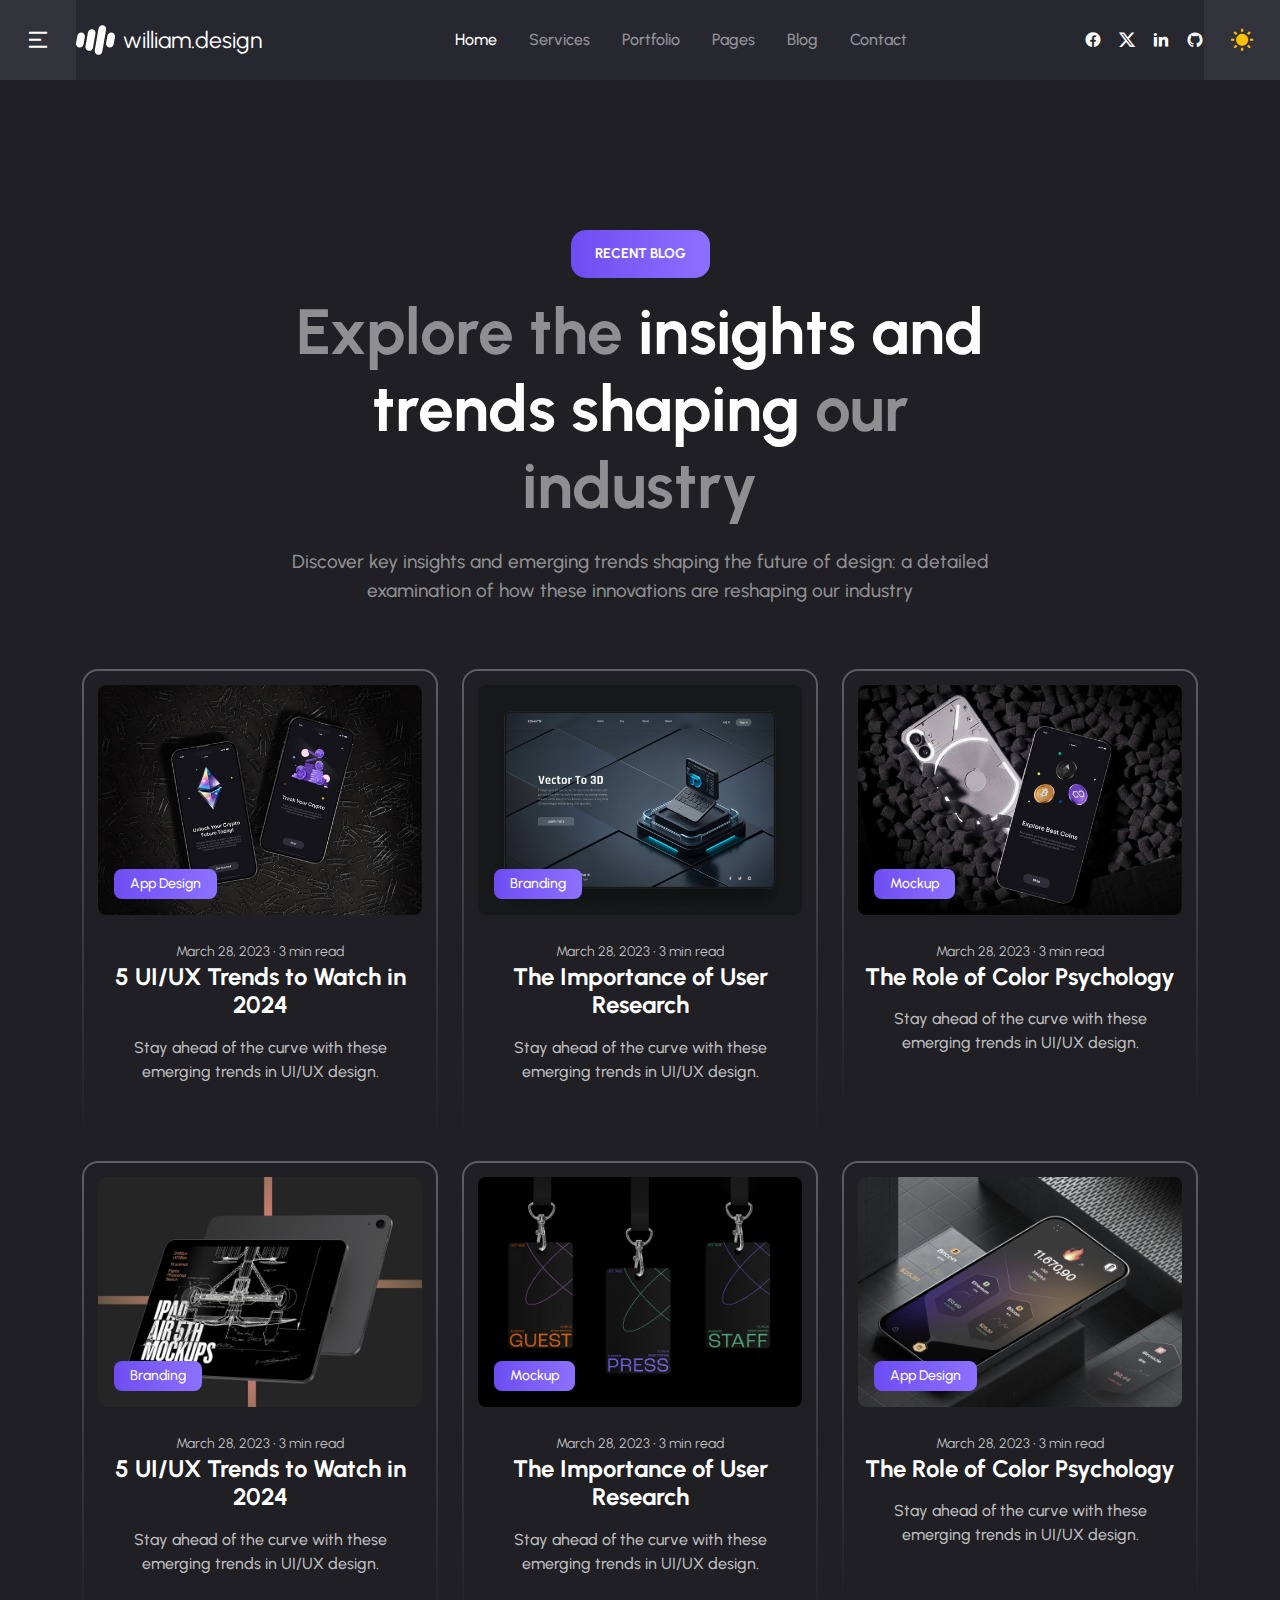
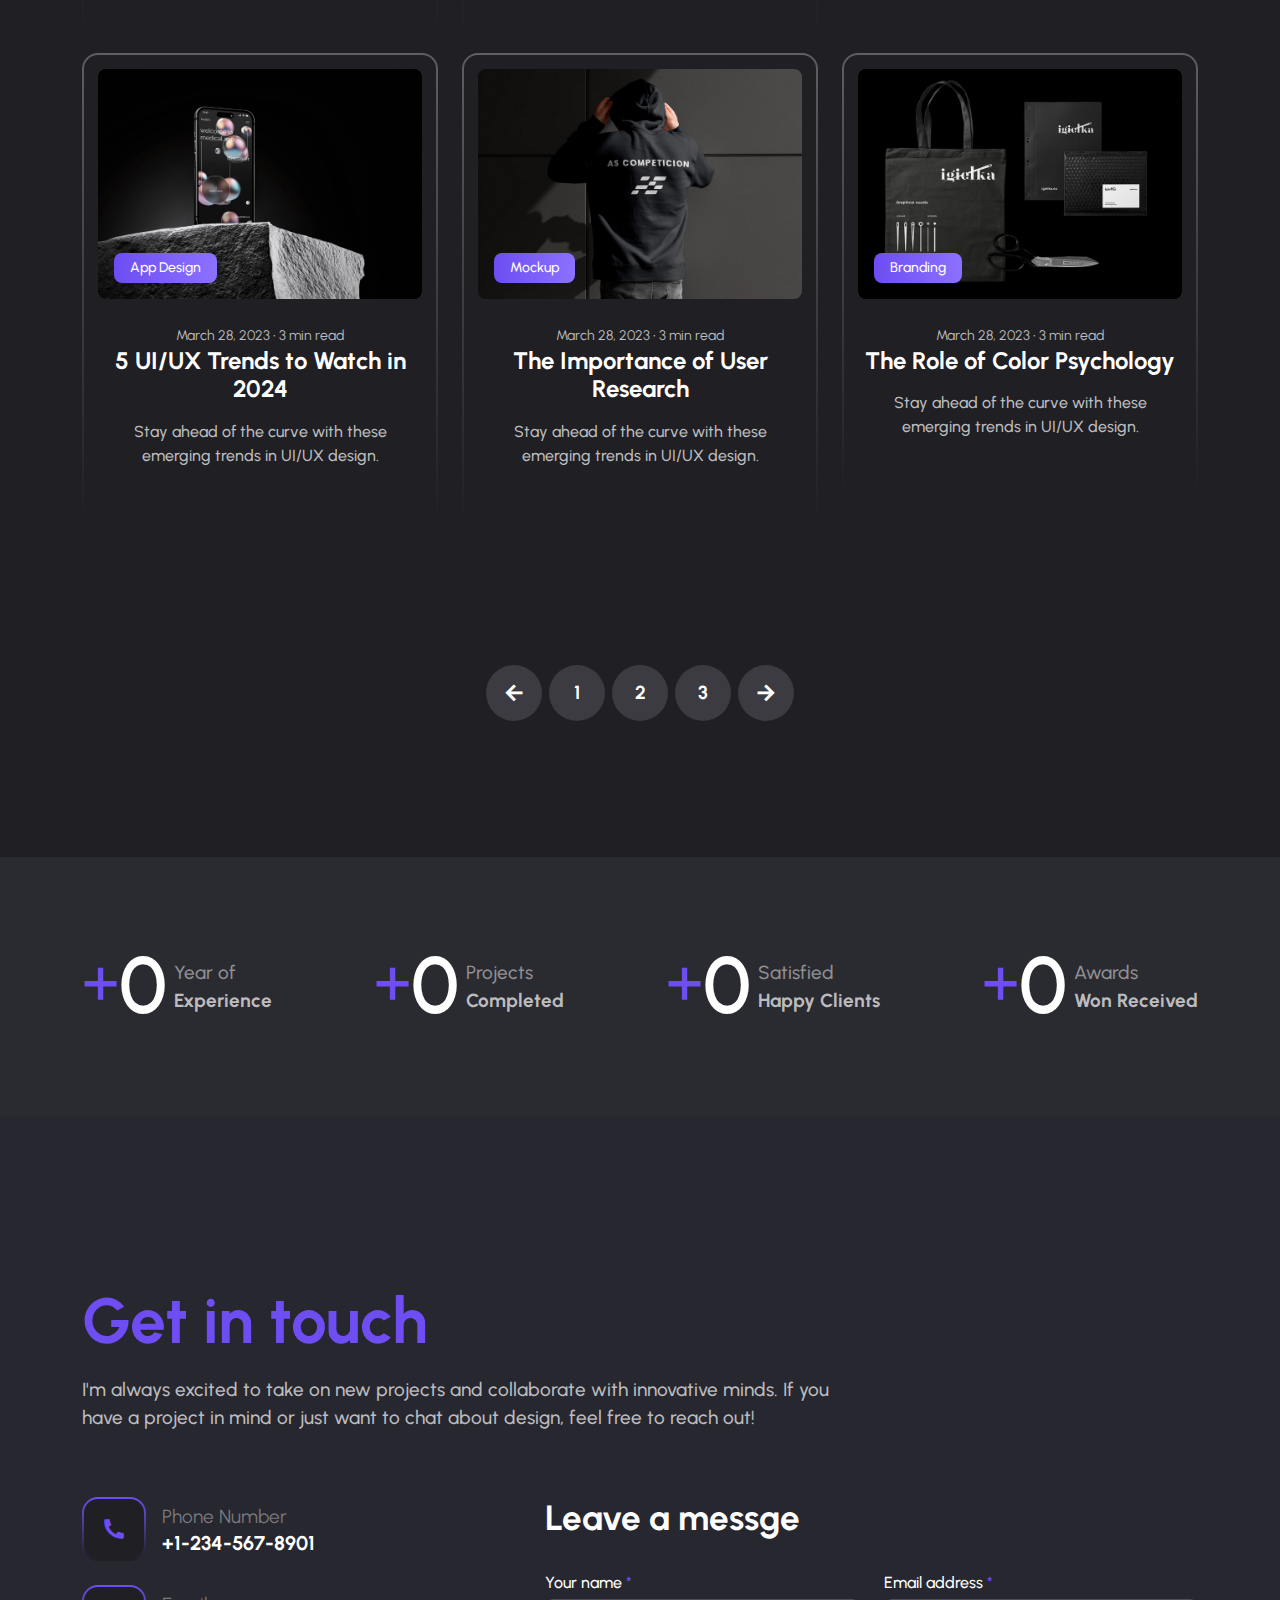
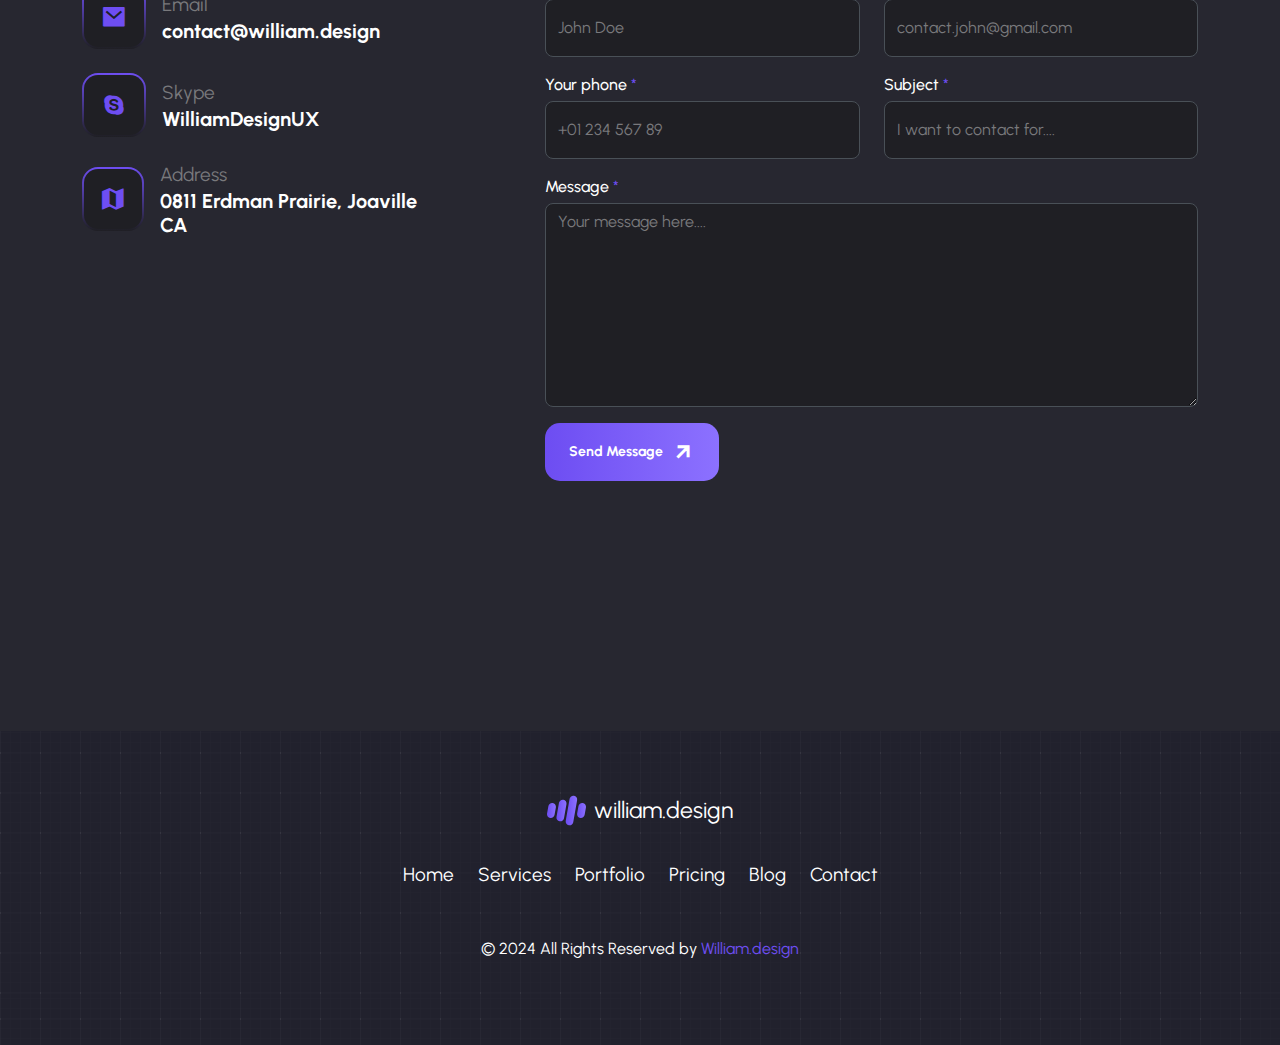
<file: blog-list.html>
<!doctype html>
<html lang="en" data-bs-theme="dark">
    <head>
        <meta charset="UTF-8" />
<meta name="viewport" content="width=device-width, initial-scale=1.0" />
<meta http-equiv="x-ua-compatible" content="ie=edge" />
<title>William - Blog List</title>
<script src="assets/js/vendors/color-modes.js"></script>
<!-- Favicon icon-->
<link rel="shortcut icon" type="image/x-icon" href="assets/imgs/template/favicon-gradient.svg" />
<!-- Libs CSS -->
<link rel="stylesheet" href="assets/css/vendors/bootstrap.min.css" />
<link rel="stylesheet" href="assets/css/vendors/swiper-bundle.min.css" />
<link rel="stylesheet" href="assets/css/vendors/aos.css" />
<link rel="stylesheet" href="assets/css/vendors/odometer.css" />
<link rel="stylesheet" href="assets/css/vendors/carouselTicker.css" />
<link rel="stylesheet" href="assets/css/vendors/magnific-popup.css" />
<link rel="stylesheet" href="assets/fonts/remixicon/remixicon.css" />
<link rel="stylesheet" href="assets/fonts/satoshi/satoshi.css" />
<!-- Fonts -->
<link rel="preconnect" href="https://fonts.googleapis.com" />
<link rel="preconnect" href="https://fonts.gstatic.com" crossorigin />
<link href="https://fonts.googleapis.com/css2?family=DM+Mono:wght@300;400;500&family=Playfair+Display:wght@400..900&family=Urbanist:wght@100..900&display=swap" rel="stylesheet" />
<!-- Main CSS -->
<link rel="stylesheet" href="assets/css/main.css" />

    </head>
    <body>
        <!-- prettier-ignore -->
        <!--Preloader-->
<div id="preloader">
    <div class="loader-cover">
        <div class="loader-container">
            <div class="loader-icon"></div>
        </div>
    </div>
</div>
<!--Preloader-end -->

        <!-- Navbar -->
<header>
    <nav class="navbar navbar-expand-lg navbar-light w-100 flex-nowrap z-999 p-0">
        <a href="#" class="navbar-menu p-4 text-center square-100 menu-tigger icon_80 icon-shape d-none d-md-flex" data-bs-target=".offCanvas__info" aria-controls="offCanvas__info">
            <i class="ri-menu-2-line"></i>
        </a>
        <div class="container py-3 px-0">
            <a class="navbar-brand d-flex main-logo align-items-center ms-lg-0 ms-md-5 ms-3" href="index.html">
                <img src="assets/imgs/template/favicon.svg" alt="zelio" />
                <span class="fs-4 ms-2">william.design</span>
            </a>
            <div class="d-none d-lg-flex"><div class="main-menu">
    <ul class="navbar-nav me-auto mb-2 mb-lg-0">
        <li class="nav-item has-children">
            <a class="nav-link active" href="#">Home</a>
            <ul class="sub-menu">
                <li><a href="index.html">Landing page</a></li>
                <li><a href="index-1.html">Home 1 - Designer</a></li>
                <li><a href="index-2.html">Home 2 - Developer</a></li>
                <li><a href="index-3.html">Home 3 - Author</a></li>
            </ul>
        </li>

        <li class="nav-item">
            <a class="nav-link" href="services.html">Services</a>
        </li>
        <li class="nav-item">
            <a class="nav-link" href="work.html">Portfolio</a>
        </li>

        <li class="nav-item  has-children">
            <a class="nav-link" href="#">Pages</a>
            <ul class="sub-menu">
                <li><a href="pricing.html">Pricing</a></li>
                <li><a href="coming-soon.html">Coming Soon</a></li>
                <li><a href="404.html">404</a></li>
            </ul>
        </li>

        <li class="nav-item">
            <a class="nav-link" href="blog-list.html">Blog</a>
        </li>
        <li class="nav-item">
            <a class="nav-link" href="#contact">Contact</a>
        </li>
    </ul>
</div>
</div>
            <div class="navbar-social d-flex align-items-center pe-5 pe-lg-0 me-5 me-lg-0">
                <div class="d-md-flex d-none gap-3">
                    <a href="http://facebook.com">
                        <i class="ri-facebook-circle-fill fs-18"></i>
                    </a>
                    <a href="http://twitter.com">
                        <i class="ri-twitter-x-fill fs-18"></i>
                    </a>
                    <a href="http://linkedin.com">
                        <i class="ri-linkedin-fill fs-18"></i>
                    </a>
                    <a href="http://github.com">
                        <i class="ri-github-fill fs-18"></i>
                    </a>
                </div>
                <div class="burger-icon burger-icon-white border rounded-3">
                    <span class="burger-icon-top"></span>
                    <span class="burger-icon-mid"></span>
                    <span class="burger-icon-bottom"></span>
                </div>
            </div>
        </div>
        <div class="dark-light-switcher pe-10 pe-lg-0 pe-0 ps-md-5 ps-0 ps-lg-4 pe-lg-4 d-flex justify-content-center align-items-center icon_80 @@classList">
    <i class="ri-sun-fill text-warning"></i>
    <i class="ri-contrast-2-line text-white"></i>
</div>

    </nav>
    <!-- offCanvas-menu -->
<div class="offCanvas__info">
    <div class="offCanvas__close-icon menu-close">
        <button><i class="ri-close-line"></i></button>
    </div>
    <div class="offCanvas__logo mb-5"><h3 class="mb-0">Get in touch</h3></div>
    <div class="offCanvas__side-info mb-30">
        <div class="contact-list mb-30">
            <p class="fs-6 fw-medium text-200 mb-5">I'm always excited to take on new projects and collaborate with innovative minds.</p>
            <div class="mb-3">
                <span class="text-400 fs-5">Phone Number</span>
                <p class="mb-0">+1-234-567-8901</p>
            </div>
            <div class="mb-3">
                <span class="text-400 fs-5">Email</span>
                <p class="mb-0">contact@william.design</p>
            </div>
            <div class="mb-3">
                <span class="text-400 fs-5">Skype</span>
                <p class="mb-0">WilliamDesignUX</p>
            </div>
            <div class="mb-3">
                <span class="text-400 fs-5">Address</span>
                <p class="mb-0">0811 Erdman Prairie Road, Joaville, California 90210</p>
            </div>
        </div>

        <div class="contact-list">
            <p class="text-400 fs-5 mb-2">Social</p>
            <div class="d-md-flex d-none gap-3">
                <a href="http://facebook.com">
                    <i class="ri-facebook-circle-fill fs-18"></i>
                </a>
                <a href="http://twitter.com">
                    <i class="ri-twitter-x-fill fs-18"></i>
                </a>
                <a href="http://linkedin.com">
                    <i class="ri-linkedin-fill fs-18"></i>
                </a>
                <a href="http://github.com">
                    <i class="ri-github-fill fs-18"></i>
                </a>
            </div>
        </div>
    </div>
</div>
<div class="offCanvas__overly"></div>
 <div class="mobile-header-active mobile-header-wrapper-style perfect-scrollbar button-bg-2">
    <div class="mobile-header-wrapper-inner">
        <div class="mobile-header-logo">
            <a class="d-flex main-logo align-items-center d-inline-flex" href="index.html">
                <img src="assets/imgs/footer-1/logo.svg" alt="zelio" />
                <span class="fs-4 ms-2 text-dark">william.design</span>
            </a>
            <div class="burger-icon burger-icon-white border rounded-3">
                <span class="burger-icon-top"></span>
                <span class="burger-icon-mid"></span>
                <span class="burger-icon-bottom"></span>
            </div>
        </div>
        <div class="mobile-header-content-area">
            <div class="perfect-scroll">
                <div class="mobile-menu-wrap mobile-header-border">
                    <nav>
                        <ul class="mobile-menu font-heading ps-0">
                            <li class="nav-item has-children">
                                <a class="nav-link active" href="#">Home</a>
                                <ul class="sub-menu">
                                    <li><a href="index.html">Landing page</a></li>
                                    <li><a href="index-1.html">Home 1 - Designer</a></li>
                                    <li><a href="index-2.html">Home 2 - Developer</a></li>
                                    <li><a href="index-3.html">Home 3 - Author</a></li>
                                </ul>
                            </li>

                            <li class="nav-item">
                                <a class="nav-link" href="services.html">Services</a>
                            </li>
                            <li class="nav-item">
                                <a class="nav-link" href="work.html">Portfolio</a>
                            </li>

                            <li class="nav-item">
                                <a class="nav-link" href="pricing.html">Pricing</a>
                            </li>

                            <li class="nav-item">
                                <a class="nav-link" href="blog-list.html">Blog</a>
                            </li>
                            <li class="nav-item">
                                <a class="nav-link" href="#contact">Contact</a>
                            </li>
                        </ul>
                    </nav>
                </div>
            </div>
        </div>
    </div>
</div>

</header>

        <main>
            <!-- prettier-ignore -->
            <!-- blog list -->
<section class="section-blog-list pt-150">
    <div class="container">
        <div class="row">
            <div class="col-lg-8 mx-lg-auto mb-lg-0">
                <div class="text-center">
                    <div class="btn btn-gradient d-inline-block text-uppercase">Recent blog</div>
                    <h3 class="ds-3 mt-3 mb-4 text-300">Explore the <span class="text-dark">insights and trends shaping</span> our industry</h3>
                    <p class="text-300 fs-5 mb-0">
                        Discover key insights and emerging trends shaping the future of design: a detailed <br />
                        examination of how these innovations are reshaping our industry
                    </p>
                </div>
            </div>
        </div>
        <div class="row mt-8">
            <!--prettier-ignore-->
            <div class="col-lg-4">
    <div class="blog-card rounded-4 mb-lg-3 mb-md-5 mb-3">
        <div class="blog-card__image position-relative">
            <div class="zoom-img rounded-3 overflow-hidden">
                <img class="w-100" src="assets/imgs/blog/blog-1/img-1.png" alt="zelio" />
                <a class="position-absolute bottom-0 start-0 m-3 text-white-keep btn btn-gradient fw-medium rounded-3 px-3 py-2" href="blog-details.html">App Design</a>
                <a href="blog-details.html" class="blog-card__link position-absolute top-50 start-50 translate-middle icon-md icon-shape bg-linear-1 rounded-circle">
                    <i class="ri-arrow-right-up-line text-dark"></i>
                </a>
            </div>
        </div>
        <div class="blog-card__content position-relative text-center mt-4">
            <span class="blog-card__date fs-7">March 28, 2023 • 3 min read</span>
            <h5 class="blog-card__title">5 UI/UX Trends to Watch in 2024</h5>
            <p class="blog-card__description fs-6">Stay ahead of the curve with these emerging trends in UI/UX design.</p>
            <a href="blog-details.html" class="link-overlay position-absolute top-0 start-0 w-100 h-100"></a>
        </div>
    </div>
</div>
<div class="col-lg-4">
    <div class="blog-card rounded-4 mb-lg-3 mb-md-5 mb-3">
        <div class="blog-card__image position-relative">
            <div class="zoom-img rounded-3 overflow-hidden">
                <img class="w-100" src="assets/imgs/blog/blog-1/img-2.png" alt="zelio" />
                <a class="position-absolute bottom-0 start-0 m-3 text-white-keep btn btn-gradient fw-medium rounded-3 px-3 py-2" href="blog-details.html">Branding</a>
                <a href="blog-details.html" class="blog-card__link position-absolute top-50 start-50 translate-middle icon-md icon-shape bg-linear-1 rounded-circle">
                    <i class="ri-arrow-right-up-line text-dark"></i>
                </a>
            </div>
        </div>
        <div class="blog-card__content position-relative text-center mt-4">
            <span class="blog-card__date fs-7">March 28, 2023 • 3 min read</span>
            <h5 class="blog-card__title">The Importance of User Research</h5>
            <p class="blog-card__description fs-6">Stay ahead of the curve with these emerging trends in UI/UX design.</p>
            <a href="blog-details.html" class="link-overlay position-absolute top-0 start-0 w-100 h-100"></a>
        </div>
    </div>
</div>
<div class="col-lg-4">
    <div class="blog-card rounded-4 mb-lg-3 mb-md-5 mb-3">
        <div class="blog-card__image position-relative">
            <div class="zoom-img rounded-3 overflow-hidden">
                <img class="w-100" src="assets/imgs/blog/blog-1/img-3.png" alt="zelio" />
                <a class="position-absolute bottom-0 start-0 m-3 text-white-keep btn btn-gradient fw-medium rounded-3 px-3 py-2" href="blog-details.html">Mockup</a>
                <a href="blog-details.html" class="blog-card__link position-absolute top-50 start-50 translate-middle icon-md icon-shape bg-linear-1 rounded-circle">
                    <i class="ri-arrow-right-up-line text-dark"></i>
                </a>
            </div>
        </div>
        <div class="blog-card__content position-relative text-center mt-4">
            <span class="blog-card__date fs-7">March 28, 2023 • 3 min read</span>
            <h5 class="blog-card__title">The Role of Color Psychology</h5>
            <p class="blog-card__description fs-6">Stay ahead of the curve with these emerging trends in UI/UX design.</p>
            <a href="blog-details.html" class="link-overlay position-absolute top-0 start-0 w-100 h-100"></a>
        </div>
    </div>
</div>
<div class="col-lg-4">
    <div class="blog-card rounded-4 mb-lg-3 mb-md-5 mb-3">
        <div class="blog-card__image position-relative">
            <div class="zoom-img rounded-3 overflow-hidden">
                <img class="w-100" src="assets/imgs/blog/blog-1/img-4.png" alt="zelio" />
                <a class="position-absolute bottom-0 start-0 m-3 text-white-keep btn btn-gradient fw-medium rounded-3 px-3 py-2" href="blog-details.html">Branding</a>
                <a href="blog-details.html" class="blog-card__link position-absolute top-50 start-50 translate-middle icon-md icon-shape bg-linear-1 rounded-circle">
                    <i class="ri-arrow-right-up-line text-dark"></i>
                </a>
            </div>
        </div>
        <div class="blog-card__content position-relative text-center mt-4">
            <span class="blog-card__date fs-7">March 28, 2023 • 3 min read</span>
            <h5 class="blog-card__title">5 UI/UX Trends to Watch in 2024</h5>
            <p class="blog-card__description fs-6">Stay ahead of the curve with these emerging trends in UI/UX design.</p>
            <a href="blog-details.html" class="link-overlay position-absolute top-0 start-0 w-100 h-100"></a>
        </div>
    </div>
</div>
<div class="col-lg-4">
    <div class="blog-card rounded-4 mb-lg-3 mb-md-5 mb-3">
        <div class="blog-card__image position-relative">
            <div class="zoom-img rounded-3 overflow-hidden">
                <img class="w-100" src="assets/imgs/blog/blog-1/img-5.png" alt="zelio" />
                <a class="position-absolute bottom-0 start-0 m-3 text-white-keep btn btn-gradient fw-medium rounded-3 px-3 py-2" href="blog-details.html">Mockup</a>
                <a href="blog-details.html" class="blog-card__link position-absolute top-50 start-50 translate-middle icon-md icon-shape bg-linear-1 rounded-circle">
                    <i class="ri-arrow-right-up-line text-dark"></i>
                </a>
            </div>
        </div>
        <div class="blog-card__content position-relative text-center mt-4">
            <span class="blog-card__date fs-7">March 28, 2023 • 3 min read</span>
            <h5 class="blog-card__title">The Importance of User Research</h5>
            <p class="blog-card__description fs-6">Stay ahead of the curve with these emerging trends in UI/UX design.</p>
            <a href="blog-details.html" class="link-overlay position-absolute top-0 start-0 w-100 h-100"></a>
        </div>
    </div>
</div>
<div class="col-lg-4">
    <div class="blog-card rounded-4 mb-lg-3 mb-md-5 mb-3">
        <div class="blog-card__image position-relative">
            <div class="zoom-img rounded-3 overflow-hidden">
                <img class="w-100" src="assets/imgs/blog/blog-1/img-6.png" alt="zelio" />
                <a class="position-absolute bottom-0 start-0 m-3 text-white-keep btn btn-gradient fw-medium rounded-3 px-3 py-2" href="blog-details.html">App Design</a>
                <a href="blog-details.html" class="blog-card__link position-absolute top-50 start-50 translate-middle icon-md icon-shape bg-linear-1 rounded-circle">
                    <i class="ri-arrow-right-up-line text-dark"></i>
                </a>
            </div>
        </div>
        <div class="blog-card__content position-relative text-center mt-4">
            <span class="blog-card__date fs-7">March 28, 2023 • 3 min read</span>
            <h5 class="blog-card__title">The Role of Color Psychology</h5>
            <p class="blog-card__description fs-6">Stay ahead of the curve with these emerging trends in UI/UX design.</p>
            <a href="blog-details.html" class="link-overlay position-absolute top-0 start-0 w-100 h-100"></a>
        </div>
    </div>
</div>
<div class="col-lg-4">
    <div class="blog-card rounded-4 mb-lg-3 mb-md-5 mb-3">
        <div class="blog-card__image position-relative">
            <div class="zoom-img rounded-3 overflow-hidden">
                <img class="w-100" src="assets/imgs/blog/blog-1/img-7.png" alt="zelio" />
                <a class="position-absolute bottom-0 start-0 m-3 text-white-keep btn btn-gradient fw-medium rounded-3 px-3 py-2" href="blog-details.html">App Design</a>
                <a href="blog-details.html" class="blog-card__link position-absolute top-50 start-50 translate-middle icon-md icon-shape bg-linear-1 rounded-circle">
                    <i class="ri-arrow-right-up-line text-dark"></i>
                </a>
            </div>
        </div>
        <div class="blog-card__content position-relative text-center mt-4">
            <span class="blog-card__date fs-7">March 28, 2023 • 3 min read</span>
            <h5 class="blog-card__title">5 UI/UX Trends to Watch in 2024</h5>
            <p class="blog-card__description fs-6">Stay ahead of the curve with these emerging trends in UI/UX design.</p>
            <a href="blog-details.html" class="link-overlay position-absolute top-0 start-0 w-100 h-100"></a>
        </div>
    </div>
</div>
<div class="col-lg-4">
    <div class="blog-card rounded-4 mb-lg-3 mb-md-5 mb-3">
        <div class="blog-card__image position-relative">
            <div class="zoom-img rounded-3 overflow-hidden">
                <img class="w-100" src="assets/imgs/blog/blog-1/img-8.png" alt="zelio" />
                <a class="position-absolute bottom-0 start-0 m-3 text-white-keep btn btn-gradient fw-medium rounded-3 px-3 py-2" href="blog-details.html">Mockup</a>
                <a href="blog-details.html" class="blog-card__link position-absolute top-50 start-50 translate-middle icon-md icon-shape bg-linear-1 rounded-circle">
                    <i class="ri-arrow-right-up-line text-dark"></i>
                </a>
            </div>
        </div>
        <div class="blog-card__content position-relative text-center mt-4">
            <span class="blog-card__date fs-7">March 28, 2023 • 3 min read</span>
            <h5 class="blog-card__title">The Importance of User Research</h5>
            <p class="blog-card__description fs-6">Stay ahead of the curve with these emerging trends in UI/UX design.</p>
            <a href="blog-details.html" class="link-overlay position-absolute top-0 start-0 w-100 h-100"></a>
        </div>
    </div>
</div>
<div class="col-lg-4">
    <div class="blog-card rounded-4 mb-lg-3 mb-md-5 mb-3">
        <div class="blog-card__image position-relative">
            <div class="zoom-img rounded-3 overflow-hidden">
                <img class="w-100" src="assets/imgs/blog/blog-1/img-9.png" alt="zelio" />
                <a class="position-absolute bottom-0 start-0 m-3 text-white-keep btn btn-gradient fw-medium rounded-3 px-3 py-2" href="blog-details.html">Branding</a>
                <a href="blog-details.html" class="blog-card__link position-absolute top-50 start-50 translate-middle icon-md icon-shape bg-linear-1 rounded-circle">
                    <i class="ri-arrow-right-up-line text-dark"></i>
                </a>
            </div>
        </div>
        <div class="blog-card__content position-relative text-center mt-4">
            <span class="blog-card__date fs-7">March 28, 2023 • 3 min read</span>
            <h5 class="blog-card__title">The Role of Color Psychology</h5>
            <p class="blog-card__description fs-6">Stay ahead of the curve with these emerging trends in UI/UX design.</p>
            <a href="blog-details.html" class="link-overlay position-absolute top-0 start-0 w-100 h-100"></a>
        </div>
    </div>
</div>

        </div>
    </div>
</section>

            <div class="container">
    <div class="row py-120">
        <div class="d-flex justify-content-center align-items-center">
            <nav aria-label="Page navigation example">
                <ul class="pagination gap-2">
                    <li class="page-item">
                        <a class="icon-xl fs-5 page-link pagination_item border-0 rounded-circle icon-shape fw-bold bg-600" href="#" aria-label="Previous">
                            <i class="ri-arrow-left-line"></i>
                        </a>
                    </li>
                    <li class="page-item">
                        <a class="icon-xl fs-5 page-link pagination_item border-0 rounded-circle icon-shape fw-bold bg-600" href="#">1</a>
                    </li>
                    <li class="page-item">
                        <a class="icon-xl fs-5 page-link pagination_item border-0 rounded-circle icon-shape fw-bold bg-600" href="#">2</a>
                    </li>
                    <li class="page-item">
                        <a class="icon-xl fs-5 page-link pagination_item border-0 rounded-circle icon-shape fw-bold bg-600" href="#">3</a>
                    </li>
                    <li class="page-item">
                        <a class="icon-xl fs-5 page-link pagination_item border-0 rounded-circle icon-shape fw-bold bg-600" href="#" aria-label="Next">
                            <i class="ri-arrow-right-line"></i>
                        </a>
                    </li>
                </ul>
            </nav>
        </div>
    </div>
</div>
            <!--Static 1-->
<div class="section-static-1 position-relative overflow-hidden z-0 py-8 bg-6">
    <div class="container">
        <div class="inner">
            <div class="row align-items-center justify-content-between">
                <div class="col-lg-auto col-md-6">
                    <div class="counter-item-cover counter-item">
                        <div class="content text-center mx-auto d-flex align-items-center">
                            <span class="ds-3 count text-primary fw-medium my-0">+<span class="odometer ds-1 text-dark fw-semibold" data-count="12"></span></span>
                            <div class="text-start ms-2">
                                <p class="fs-5 mb-0 text-300">Year of</p>
                                <p class="fs-5 mb-0 fw-bold">Experience</p>
                            </div>
                        </div>
                    </div>
                </div>
                <div class="col-lg-auto col-md-6">
                    <div class="counter-item-cover counter-item">
                        <div class="content text-center mx-auto d-flex align-items-center">
                            <span class="ds-3 count text-primary fw-medium my-0">+<span class="odometer ds-1 text-dark fw-semibold" data-count="250"></span></span>
                            <div class="text-start ms-2">
                                <p class="fs-5 mb-0 text-300">Projects</p>
                                <p class="fs-5 mb-0 fw-bold">Completed</p>
                            </div>
                        </div>
                    </div>
                </div>
                <div class="col-lg-auto col-md-6">
                    <div class="counter-item-cover counter-item">
                        <div class="content text-center mx-auto d-flex align-items-center">
                            <span class="ds-3 count text-primary fw-medium my-0">+<span class="odometer ds-1 text-dark fw-semibold" data-count="680"></span></span>
                            <div class="text-start ms-2">
                                <p class="fs-5 mb-0 text-300">Satisfied</p>
                                <p class="fs-5 mb-0 fw-bold">Happy Clients</p>
                            </div>
                        </div>
                    </div>
                </div>
                <div class="col-lg-auto col-md-6">
                    <div class="counter-item-cover counter-item">
                        <div class="content text-center mx-auto d-flex align-items-center">
                            <span class="ds-3 count text-primary fw-medium my-0">+<span class="odometer ds-1 text-dark fw-semibold" data-count="18"></span></span>
                            <div class="text-start ms-2">
                                <p class="fs-5 mb-0 text-300">Awards</p>
                                <p class="fs-5 mb-0 fw-bold">Won Received</p>
                            </div>
                        </div>
                    </div>
                </div>
            </div>
        </div>
    </div>
</div>

            <!-- Contact 1-->
<section id="contact" class="section-contact-1 bg-900 position-relative pt-150 pb-lg-250 pb-150 overflow-hidden">
    <div class="container position-relative z-1">
        <h3 class="ds-3 mt-3 mb-3 text-primary">Get in touch</h3>
        <span class="fs-5 fw-medium text-200">
            I'm always excited to take on new projects and collaborate with innovative minds. If you
            <br />
            have a project in mind or just want to chat about design, feel free to reach out!
        </span>
        <div class="row mt-8">
            <div class="col-lg-4 d-flex flex-column">
                <div class="d-flex align-items-center mb-4 position-relative d-inline-flex">
                    <div class="bg-white icon-flip position-relative icon-shape icon-xxl border-linear-2 border-2 rounded-4">
                        <i class="ri-phone-fill text-primary fs-26"></i>
                    </div>
                    <div class="ps-3">
                        <span class="text-400 fs-5">Phone Number</span>
                        <h6 class="mb-0">+1-234-567-8901</h6>
                    </div>
                    <a href="tel:+1-234-567-8901" class="position-absolute top-0 start-0 w-100 h-100"></a>
                </div>
                <div class="d-flex align-items-center mb-4 position-relative d-inline-flex">
                    <div class="bg-white icon-flip position-relative icon-shape icon-xxl border-linear-2 border-2 rounded-4">
                        <i class="ri-mail-fill text-primary fs-26"></i>
                    </div>
                    <div class="ps-3">
                        <span class="text-400 fs-5">Email</span>
                        <h6 class="mb-0">contact@william.design</h6>
                    </div>
                    <a href="mailto:someone@example.com" class="position-absolute top-0 start-0 w-100 h-100"></a>
                </div>
                <div class="d-flex align-items-center mb-4 position-relative d-inline-flex">
                    <div class="bg-white icon-flip position-relative icon-shape icon-xxl border-linear-2 border-2 rounded-4">
                        <i class="ri-skype-fill text-primary fs-26"></i>
                    </div>
                    <div class="ps-3">
                        <span class="text-400 fs-5">Skype</span>
                        <h6 class="mb-0">WilliamDesignUX</h6>
                    </div>
                    <a href="skype:SKYPENAME?add" class="position-absolute top-0 start-0 w-100 h-100"></a>
                </div>
                <div class="d-flex align-items-center mb-4 position-relative d-inline-flex">
                    <div class="bg-white icon-flip position-relative icon-shape icon-xxl border-linear-2 border-2 rounded-4">
                        <i class="ri-map-2-fill text-primary fs-26"></i>
                    </div>
                    <div class="ps-3">
                        <span class="text-400 fs-5">Address</span>
                        <h6 class="mb-0">0811 Erdman Prairie, Joaville CA</h6>
                    </div>
                    <a href="https://maps.google.com/maps?q=1st+avenue,New+York" class="position-absolute top-0 start-0 w-100 h-100"></a>
                </div>
            </div>
            <div class="col-lg-7 offset-lg-1 ps-lg-0 pt-5 pt-lg-0">
                <div class="position-relative">
                    <div class="position-relative z-2">
                        <h3>Leave a messge</h3>
                        <form action="#">
                            <div class="row mt-3">
                                <div class="col-md-6 ">
                                    <label class="mb-1 mt-3 text-dark" for="name">Your name <span class="text-primary">*</span></label>
                                    <input type="text" class="form-control border rounded-3" id="name" name="name" placeholder="John Doe" aria-label="username" />
                                </div>
                                <div class="col-md-6">
                                    <label class="mb-1 mt-3 text-dark" for="email">Email address <span class="text-primary">*</span></label>
                                    <input type="text" class="form-control border rounded-3" id="email" name="email" placeholder="contact.john@gmail.com" aria-label="email" />
                                </div>
                                <div class="col-md-6">
                                    <label class="mb-1 mt-3 text-dark" for="phone">Your phone <span class="text-primary">*</span></label>
                                    <input type="text" class="form-control border rounded-3" id="phone" name="phone" placeholder="+01 234 567 89" aria-label="phone" />
                                </div>
                                <div class="col-md-6">
                                    <label class="mb-1 mt-3 text-dark" for="subject">Subject <span class="text-primary">*</span></label>
                                    <input type="text" class="form-control border rounded-3" id="subject" name="subject" placeholder="I want to contact for...." aria-label="subject" />
                                </div>
                                <div class="col-12">
                                    <label class="mb-1 mt-3 text-dark" for="message">Message <span class="text-primary">*</span></label>
                                    <textarea class="form-control border rounded-3 pb-10" id="message" name="message" placeholder="Your message here...." aria-label="With textarea"></textarea>
                                </div>
                                <div class="col-12">
                                    <button type="submit" class="btn btn-gradient mt-3">
                                        Send Message
                                        <i class="ri-arrow-right-up-line"></i>
                                    </button>
                                </div>
                            </div>
                        </form>
                    </div>
                    <div class="z-0 bg-primary-dark rectangle-bg z-1 rounded-3"></div>
                </div>
            </div>
        </div>
    </div>
    <div class="scroll-move-right position-absolute bottom-0 start-50 translate-middle-x bg-900 overflow-hidden">
        <div class="wow img-custom-anim-top">
            <h3 class="stroke fs-280 text-lowercase text-900 mb-0 lh-1">william.design</h3>
        </div>
    </div>
</section>

        </main>
        <!-- prettier-ignore -->
        <!-- Footer -->
<footer>
    <div class="section-footer position-relative pt-60 pb-60 bg-secondary-1">
        <div class="container position-relative z-1">
            <div class="text-center">
                <a class="d-flex main-logo align-items-center d-inline-flex" href="index.html">
                    <img src="assets/imgs/footer-1/logo.svg" alt="zelio" />
                    <span class="fs-4 ms-2 text-white-keep">william.design</span>
                </a>
                <div class="navigation d-none d-md-flex align-items-center justify-content-center flex-wrap gap-4 my-4">
                    <a href="index.html" class="fs-5">
                        Home
                    </a>                   
                    <a href="services.html" class="fs-5">
                        Services
                    </a>
                    <a href="work.html" class="fs-5">
                        Portfolio
                    </a>
                    <a href="pricing.html" class="fs-5">
                        Pricing
                    </a>
                    <a href="blog-list.html" class="fs-5">
                        Blog
                    </a>
                    <a href="#contact" class="fs-5">
                        Contact
                    </a>
                </div>
            </div>
            <div class="row text-center py-4">
                <span class="fs-6 text-white-keep">© 2024 All Rights Reserved by <span><a href="#" class="text-primary">William.design</a></span>
            </div>
        </div>
        <div class="position-absolute top-0 start-0 w-100 h-100 z-0" data-background="assets/imgs/footer-1/background.png "></div>
    </div>
</footer>
        <!-- Scroll top -->
<div class="btn-scroll-top @@style">
    <svg class="progress-square svg-content" width="100%" height="100%" viewBox="0 0 40 40">
        <path d="M8 1H32C35.866 1 39 4.13401 39 8V32C39 35.866 35.866 39 32 39H8C4.13401 39 1 35.866 1 32V8C1 4.13401 4.13401 1 8 1Z" />
    </svg>
</div>

        <!-- Libs JS -->
<script src="assets/js/vendors/jquery-3.7.1.min.js"></script>
<script src="assets/js/vendors/bootstrap.bundle.min.js"></script>
<script src="assets/js/vendors/swiper-bundle.min.js"></script>
<script src="assets/js/vendors/aos.js"></script>
<script src="assets/js/vendors/wow.min.js"></script>
<script src="assets/js/vendors/smart-stick-nav.js"></script>
<script src="assets/js/vendors/jquery.magnific-popup.min.js"></script>
<script src="assets/js/vendors/gsap.min.js"></script>
<script src="assets/js/vendors/imagesloaded.pkgd.min.js"></script>
<script src="assets/js/vendors/isotope.pkgd.min.js"></script>
<script src="assets/js/vendors/ScrollTrigger.min.js"></script>
<script src="assets/js/vendors/jquery.carouselTicker.min.js"></script>
<script src="assets/js/vendors/jquery.odometer.min.js"></script>
<script src="assets/js/vendors/jquery.appear.js"></script>
<script src="assets/js/vendors/gsap-custom.js"></script>
<script src="assets/js/imageRevealHover.js"></script>
<script src="assets/js/vendors/aat.min.js"></script>
<!-- Theme JS -->
<script src="assets/js/main.js"></script>

    </body>
</html>
</file>
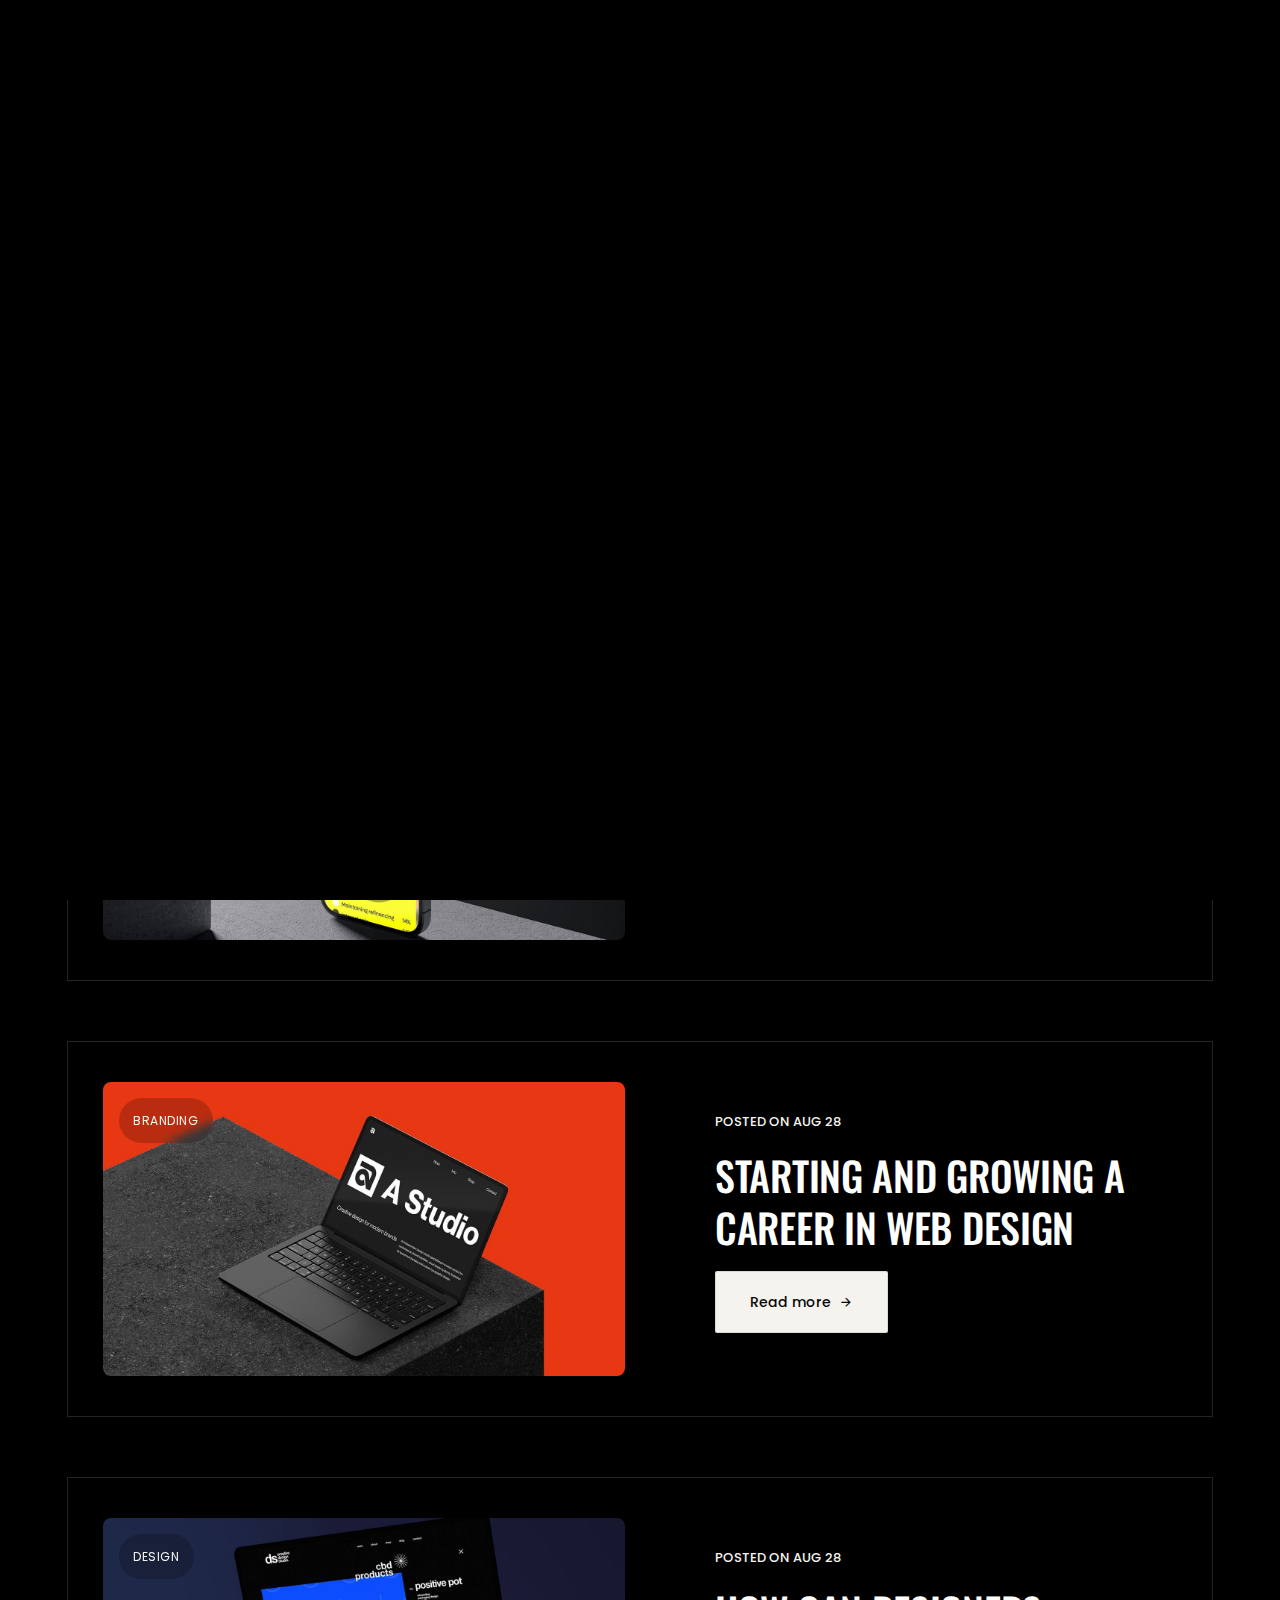
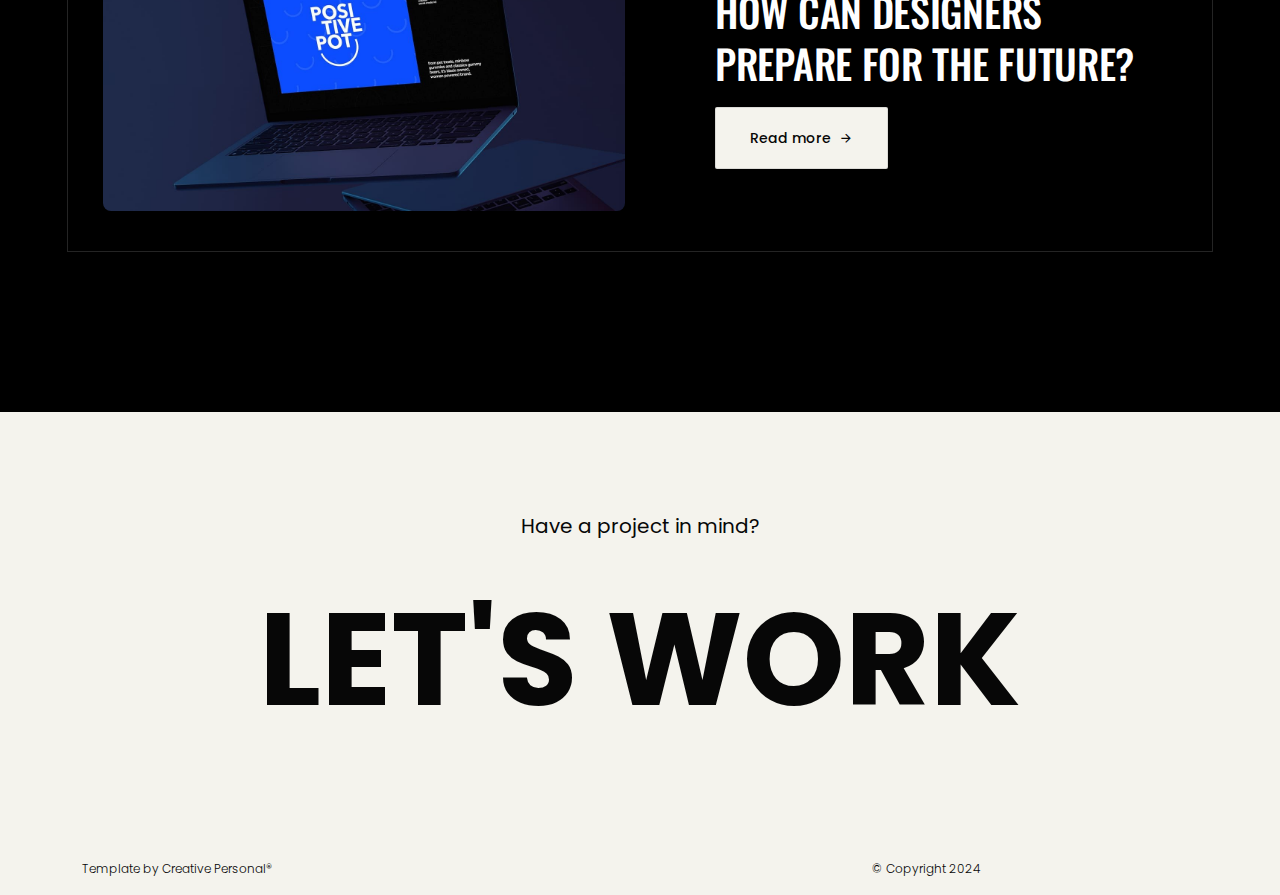
<file: blog.html>
<!DOCTYPE html>
<html lang="en">

<head>
    <!-- META -->
    <meta charset="utf-8">
    <meta http-equiv="X-UA-Compatible" content="IE=edge">
    <meta name="viewport" content="width=device-width, initial-scale=1">
    <meta name="description" content="Nino - Modern Portfolio Template">
    <meta name="keywords" content="personal, portfolio new, html, one page, bootstrap, new html template, design, creative, onepage, clean, modern">
    <meta name="author" content="Tanvir Hossain">
    <!-- PAGE TITLE -->
    <title>Nino - Modern Portfolio Template</title>
    <link rel="icon" type="image/x-icon" href="assets/images/favicon.png">
    <!-- ALL GOOGLE FONTS -->
    <link rel="preconnect" href="https://fonts.googleapis.com">
    <link rel="preconnect" href="https://fonts.gstatic.com" crossorigin>
    <link href="https://fonts.googleapis.com/css2?family=Oswald:wght@200..700&family=Poppins:ital,wght@0,100;0,200;0,300;0,400;0,500;0,600;0,700;0,800;0,900;1,100;1,200;1,300;1,400;1,500;1,600;1,700;1,800;1,900&display=swap" rel="stylesheet">
    <!-- BOOTSTRAP CSS -->
    <link rel="stylesheet" href="assets/css/bootstrap.min.css" />
    <!-- FONT AWESOME CSS -->
    <link rel="stylesheet" href="assets/css/font-awesome-pro.css" />
    <!-- FONT AWESOME CSS -->
    <link rel="stylesheet" href="assets/fonts/remixicon.css" />
    <!-- MAGNIFIC CSS -->
    <link rel="stylesheet" href="assets/css/magnific-popup.css">
    <!-- NICE SELECT CSS -->
    <link rel="stylesheet" href="assets/css/nice-select.min.css" />
    <!-- ANIMATE CSS -->
    <link rel="stylesheet" href="assets/css/animate.min.css" />
    <!-- MOBILE MENU CSS -->
    <link rel="stylesheet" href="assets/css/mobilemenu.css" />
    <!-- SLICK CSS -->
    <link rel="stylesheet" href="assets/css/slick.min.css" />
    <!-- SPACING CSS -->
    <link rel="stylesheet" href="assets/css/spacing.css" />
    <!-- MAIN STYLE CSS -->
    <link rel="stylesheet" href="assets/css/style.css" />
    <!-- RESPONSIVE CSS -->
    <link rel="stylesheet" href="assets/css/responsive.css">
    <!-- HTML5 shim and Respond.js IE8 support of HTML5 elements and media queries -->
    <!-- WARNING: Respond.js doesn't work if you view the page via file:// -->
    <!--[if lt IE 9]>
      <script src="https://oss.maxcdn.com/html5shiv/3.7.2/html5shiv.min.js"></script>
      <script src="https://oss.maxcdn.com/respond/1.4.2/respond.min.js"></script>
    <![endif]-->
</head>

<body>
    <!-- START PRELOADER AREA-->
    <div class="preloader">
        <svg viewbox="0 0 1000 1000" preserveaspectratio="none">
            <path id="preloaderSvg" d="M0,1005S175,995,500,995s500,5,500,5V0H0Z"></path>
        </svg>
        <div class="preloader-heading">
            <div class="load-text">
                <span>L</span>
                <span>o</span>
                <span>a</span>
                <span>d</span>
                <span>i</span>
                <span>n</span>
                <span>g</span>
            </div>
        </div>
    </div>
    <!-- END PRELOADER AREA -->
    <!-- START SCROOL UP DESIGN AREA -->
    <div class="progress-wrap cursor-pointer">
        <i class="ri-arrow-up-s-line"></i>
        <svg class="progress-circle svg-content" width="100%" height="100%" viewBox="-1 -1 102 102">
            <path d="M50,1 a49,49 0 0,1 0,98 a49,49 0 0,1 0,-98" />
        </svg>
    </div>
    <!-- / END SCROOL UP DESIGN AREA -->
    <!-- START MAGIC CURSOR AND BALL AREA-->
    <div id="magic-cursor">
        <div id="ball"></div>
    </div>
    <!-- / END MAGIC CURSOR AND BALL AREA-->
    <!-- START MENU DESIGN AREA-->
    <header class="main-header">
        <div class="header-upper">
            <div class="container">
                <div class="header-inner">
                    <div class="row align-items-center">
                        <div class="col-xl-2 col-lg-2 col-md-6 col-6 col-sm-3">
                            <div class="logo-area">
                                <div class="logo">
                                    <a href="index.html"><img src="assets/images/logo.png" alt=""></a>
                                </div>
                            </div>
                        </div>
                        <div class="col-xl-10 col-lg-10 col-md-6 col-6 col-sm-9">
                            <div class="main-menu">
                                <nav id="mobile-menu">
                                    <ul>
                                        <li><a href="index.html" class="linkstyle">Home</a></li>
                                        <li><a href="about.html" class="linkstyle">about</a></li>
                                        <li><a href="service.html" class="linkstyle">services</a></li>
                                        <li class="has-dropdown"><a href="projects.html" class="linkstyle">projects</a>
                                            <ul class="sub-menu">
                                                <li><a href="projects.html">Projects List</a></li>
                                                <li><a href="single-project.html">Single Portfolio</a></li>
                                            </ul>
                                        </li>
                                        <li><a href="blog.html" class="linkstyle">Blog</a></li>
                                        <li><a href="contact.html" class="linkstyle">Contact</a></li>
                                    </ul>
                                </nav>
                            </div>
                            <div class="side-menu-icon d-lg-none text-end">
                                <a href="javascript:void(0)" class="info-toggle-btn f-right sidebar-toggle-btn"><i class="fal fa-bars"></i></a>
                            </div>
                        </div>
                    </div>
                </div>
            </div>
        </div>
    </header>
    <!-- // END MENU DESIGN AREA-->
    <!-- START MOBILE MENU DESIGN AREA-->
    <div class="sidebar__area">
        <div class="sidebar__wrapper">
            <div class="sidebar__close">
                <button class="sidebar__close-btn" id="sidebar__close-btn">
                    <i class="fal fa-times"></i>
                </button>
            </div>
            <div class="sidebar__content mt-50 mb-20">
                <div class="mobile-menu fix"></div>
            </div>
        </div>
    </div>
    <div class="body-overlay"></div>
    <!-- // END MOBILE MENU DESIGN AREA-->
    <!-- START SINGLE PAGE DESIGN AREA -->
    <section class="single-page-hero-area">
        <div class="container">
            <div class="row align-items-center">
                <div class="col-lg-12">
                    <h2>Blogs</h2>
                    <p>Stories, Advice, and Inspiration for the Curious Mind</p>
                </div>
            </div>
        </div>
    </section>
    <!-- // END SINGLE PAGE DESIGN AREA -->
    <!-- START VLOG DESIGN AREA -->
    <section class="blog-area">
        <div class="container">
            <!-- START SINGLE VLOG DESIGN AREA -->
            <div class="row blog-post-box align-items-center">
                <div class="col-lg-6">
                    <div class="blog-post-img">
                        <a href="#">
                            <img src="assets/images/blog/blog1.jpg" alt="">
                        </a>
                        <div class="blog-post-category">
                            <a href="#">Help</a>
                        </div>
                    </div>
                </div>
                <div class="col-lg-6">
                    <div class="blog-post-caption">
                        <h3>Posted on Aug 28</h3>
                        <h2><a class="link-decoration" href="#">Create a Landing Page That Performs Great</a></h2>
                        <a class="theme-btn theme-btn-two" href="#">Read more <i class="ri-arrow-right-line"></i></a>
                    </div>
                </div>
            </div>
            <!-- START SINGLE VLOG DESIGN AREA -->
            <!-- START SINGLE VLOG DESIGN AREA -->
            <div class="row blog-post-box align-items-center">
                <div class="col-lg-6">
                    <div class="blog-post-img">
                        <a href="#">
                            <img src="assets/images/blog/blog2.jpg" alt="">
                        </a>
                        <div class="blog-post-category">
                            <a href="#">Branding</a>
                        </div>
                    </div>
                </div>
                <div class="col-lg-6">
                    <div class="blog-post-caption">
                        <h3>Posted on Aug 28</h3>
                        <h2><a class="link-decoration" href="#">Starting and Growing a Career in Web Design</a></h2>
                        <a class="theme-btn theme-btn-two" href="#">Read more <i class="ri-arrow-right-line"></i></a>
                    </div>
                </div>
            </div>
            <!-- START SINGLE VLOG DESIGN AREA -->
            <!-- START SINGLE VLOG DESIGN AREA -->
            <div class="row blog-post-box align-items-center">
                <div class="col-lg-6">
                    <div class="blog-post-img">
                        <a href="#">
                            <img src="assets/images/blog/blog3.jpg" alt="">
                        </a>
                        <div class="blog-post-category">
                            <a href="#">Design</a>
                        </div>
                    </div>
                </div>
                <div class="col-lg-6">
                    <div class="blog-post-caption">
                        <h3>Posted on Aug 28</h3>
                        <h2><a class="link-decoration" href="#">How Can Designers Prepare for the Future?</a></h2>
                        <a class="theme-btn theme-btn-two" href="#">Read more <i class="ri-arrow-right-line"></i></a>
                    </div>
                </div>
            </div>
            <!-- START SINGLE VLOG DESIGN AREA -->
        </div>
    </section>
    <!-- / END VLOG DESIGN AREA -->

    <!-- START FOOTER DESIGN AREA -->
    <footer class="main-footer">
        <div class="container">
            <div class="row">
                <div class="col-lg-12">
                    <div class="footer-top">
                        <p> Have a project in mind?</p>
                        <h2><a href="mailto:hello@websitename.com">let's work</a></h2>
                    </div>
                </div>
            </div>
            <div class="row">
                <div class="col-lg-6 col-sm-6">
                    <p class="copy-left-text">Template by <a href="https://themeforest.net/user/creativepersonal/portfolio">Creative Personal®</a></p>
                </div>
                <div class="col-lg-6 col-sm-6">
                    <p class="copy-right-text">&copy; Copyright 2024</p>
                </div>
            </div>
        </div>
    </footer>
    <!-- / END FOOTER DESIGN AREA -->
    <!-- JQUERY JS -->
    <script src="assets/js/jquery-3.6.0.min.js"></script>
    <!-- BOOTSTRAP JS-->
    <script src="assets/js/bootstrap.min.js"></script>
    <!-- APPEAR JS -->
    <script src="assets/js/appear.min.js"></script>
    <!-- MAGNIFICANT JS -->
    <script src="assets/js/jquery.magnific-popup.min.js"></script>
    <!-- MOBILE MENU JS-->
    <script src="assets/js/mobilemenu.js"></script>
    <!-- GSAP AND LOCOMOTIV JS-->
    <script src="assets/js/gsap.min.js"></script>
    <script src="assets/js/ScrollTrigger.min.js"></script>
    <script src="assets/js/lenis.js"></script>
    <!-- SLICK JS-->
    <script src="assets/js/slick.min.js"></script>
    <!-- NICE SELECT JS-->
    <script src="assets/js/jquery.nice-select.min.js"></script>
    <!-- IMAGE LOADER JS-->
    <script src="assets/js/imagesloaded.pkgd.min.js"></script>
    <!-- ISOTOPE JS-->
    <script src="assets/js/isotope.pkgd.min.js"></script>
    <!--  WOW ANIMATION JS-->
    <script src="assets/js/wow.min.js"></script>
    <!-- SCRIPT JS-->
    <script src="assets/js/script.js"></script>
</body>

</html>
</file>
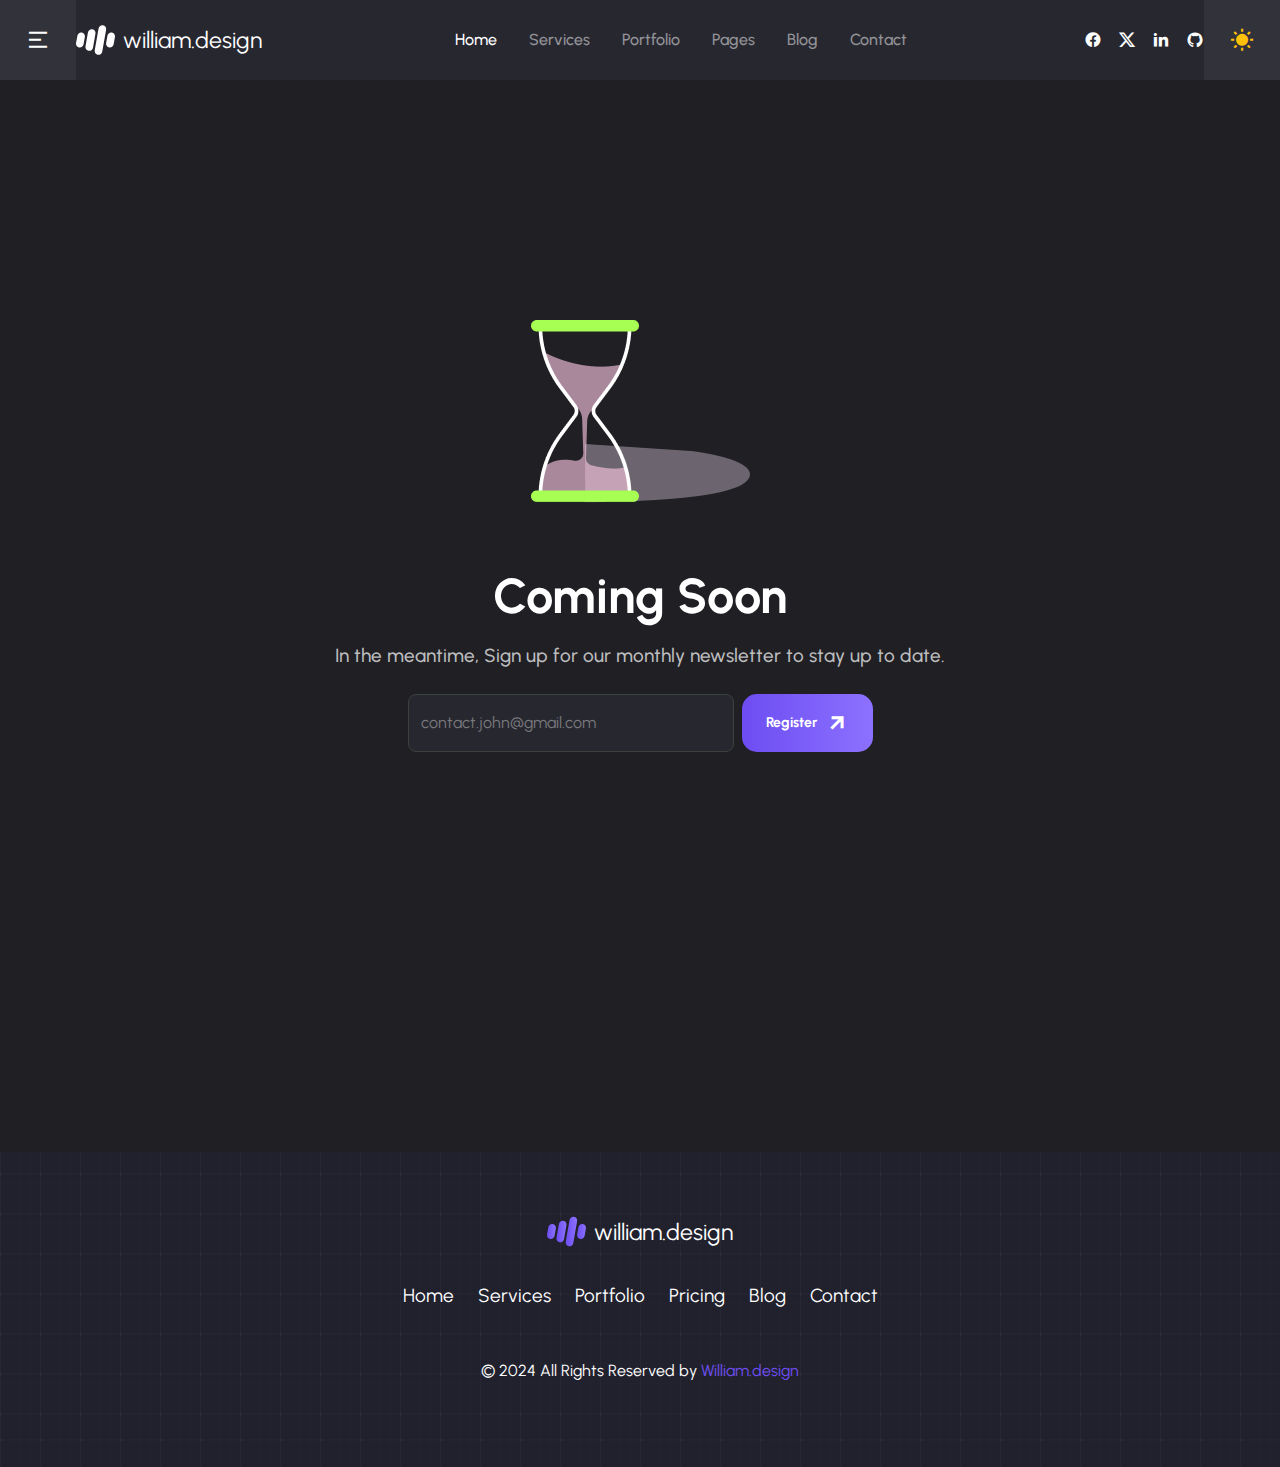
<file: coming-soon.html>
<!doctype html>
<html lang="en" data-bs-theme="dark">
    <head>
        <meta charset="UTF-8" />
<meta name="viewport" content="width=device-width, initial-scale=1.0" />
<meta http-equiv="x-ua-compatible" content="ie=edge" />
<title>William - Pricing</title>
<script src="assets/js/vendors/color-modes.js"></script>
<!-- Favicon icon-->
<link rel="shortcut icon" type="image/x-icon" href="assets/imgs/template/favicon-gradient.svg" />
<!-- Libs CSS -->
<link rel="stylesheet" href="assets/css/vendors/bootstrap.min.css" />
<link rel="stylesheet" href="assets/css/vendors/swiper-bundle.min.css" />
<link rel="stylesheet" href="assets/css/vendors/aos.css" />
<link rel="stylesheet" href="assets/css/vendors/odometer.css" />
<link rel="stylesheet" href="assets/css/vendors/carouselTicker.css" />
<link rel="stylesheet" href="assets/css/vendors/magnific-popup.css" />
<link rel="stylesheet" href="assets/fonts/remixicon/remixicon.css" />
<link rel="stylesheet" href="assets/fonts/satoshi/satoshi.css" />
<!-- Fonts -->
<link rel="preconnect" href="https://fonts.googleapis.com" />
<link rel="preconnect" href="https://fonts.gstatic.com" crossorigin />
<link href="https://fonts.googleapis.com/css2?family=DM+Mono:wght@300;400;500&family=Playfair+Display:wght@400..900&family=Urbanist:wght@100..900&display=swap" rel="stylesheet" />
<!-- Main CSS -->
<link rel="stylesheet" href="assets/css/main.css" />

    </head>

    <body>
        <!-- prettier-ignore -->
        <!--Preloader-->
<div id="preloader">
    <div class="loader-cover">
        <div class="loader-container">
            <div class="loader-icon"></div>
        </div>
    </div>
</div>
<!--Preloader-end -->

        <!-- Navbar -->
<header>
    <nav class="navbar navbar-expand-lg navbar-light w-100 flex-nowrap z-999 p-0">
        <a href="#" class="navbar-menu p-4 text-center square-100 menu-tigger icon_80 icon-shape d-none d-md-flex" data-bs-target=".offCanvas__info" aria-controls="offCanvas__info">
            <i class="ri-menu-2-line"></i>
        </a>
        <div class="container py-3 px-0">
            <a class="navbar-brand d-flex main-logo align-items-center ms-lg-0 ms-md-5 ms-3" href="index.html">
                <img src="assets/imgs/template/favicon.svg" alt="zelio" />
                <span class="fs-4 ms-2">william.design</span>
            </a>
            <div class="d-none d-lg-flex"><div class="main-menu">
    <ul class="navbar-nav me-auto mb-2 mb-lg-0">
        <li class="nav-item has-children">
            <a class="nav-link active" href="#">Home</a>
            <ul class="sub-menu">
                <li><a href="index.html">Landing page</a></li>
                <li><a href="index-1.html">Home 1 - Designer</a></li>
                <li><a href="index-2.html">Home 2 - Developer</a></li>
                <li><a href="index-3.html">Home 3 - Author</a></li>
            </ul>
        </li>

        <li class="nav-item">
            <a class="nav-link" href="services.html">Services</a>
        </li>
        <li class="nav-item">
            <a class="nav-link" href="work.html">Portfolio</a>
        </li>

        <li class="nav-item  has-children">
            <a class="nav-link" href="#">Pages</a>
            <ul class="sub-menu">
                <li><a href="pricing.html">Pricing</a></li>
                <li><a href="coming-soon.html">Coming Soon</a></li>
                <li><a href="404.html">404</a></li>
            </ul>
        </li>

        <li class="nav-item">
            <a class="nav-link" href="blog-list.html">Blog</a>
        </li>
        <li class="nav-item">
            <a class="nav-link" href="#contact">Contact</a>
        </li>
    </ul>
</div>
</div>
            <div class="navbar-social d-flex align-items-center pe-5 pe-lg-0 me-5 me-lg-0">
                <div class="d-md-flex d-none gap-3">
                    <a href="http://facebook.com">
                        <i class="ri-facebook-circle-fill fs-18"></i>
                    </a>
                    <a href="http://twitter.com">
                        <i class="ri-twitter-x-fill fs-18"></i>
                    </a>
                    <a href="http://linkedin.com">
                        <i class="ri-linkedin-fill fs-18"></i>
                    </a>
                    <a href="http://github.com">
                        <i class="ri-github-fill fs-18"></i>
                    </a>
                </div>
                <div class="burger-icon burger-icon-white border rounded-3">
                    <span class="burger-icon-top"></span>
                    <span class="burger-icon-mid"></span>
                    <span class="burger-icon-bottom"></span>
                </div>
            </div>
        </div>
        <div class="dark-light-switcher pe-10 pe-lg-0 pe-0 ps-md-5 ps-0 ps-lg-4 pe-lg-4 d-flex justify-content-center align-items-center icon_80 @@classList">
    <i class="ri-sun-fill text-warning"></i>
    <i class="ri-contrast-2-line text-white"></i>
</div>

    </nav>
    <!-- offCanvas-menu -->
<div class="offCanvas__info">
    <div class="offCanvas__close-icon menu-close">
        <button><i class="ri-close-line"></i></button>
    </div>
    <div class="offCanvas__logo mb-5"><h3 class="mb-0">Get in touch</h3></div>
    <div class="offCanvas__side-info mb-30">
        <div class="contact-list mb-30">
            <p class="fs-6 fw-medium text-200 mb-5">I'm always excited to take on new projects and collaborate with innovative minds.</p>
            <div class="mb-3">
                <span class="text-400 fs-5">Phone Number</span>
                <p class="mb-0">+1-234-567-8901</p>
            </div>
            <div class="mb-3">
                <span class="text-400 fs-5">Email</span>
                <p class="mb-0">contact@william.design</p>
            </div>
            <div class="mb-3">
                <span class="text-400 fs-5">Skype</span>
                <p class="mb-0">WilliamDesignUX</p>
            </div>
            <div class="mb-3">
                <span class="text-400 fs-5">Address</span>
                <p class="mb-0">0811 Erdman Prairie Road, Joaville, California 90210</p>
            </div>
        </div>

        <div class="contact-list">
            <p class="text-400 fs-5 mb-2">Social</p>
            <div class="d-md-flex d-none gap-3">
                <a href="http://facebook.com">
                    <i class="ri-facebook-circle-fill fs-18"></i>
                </a>
                <a href="http://twitter.com">
                    <i class="ri-twitter-x-fill fs-18"></i>
                </a>
                <a href="http://linkedin.com">
                    <i class="ri-linkedin-fill fs-18"></i>
                </a>
                <a href="http://github.com">
                    <i class="ri-github-fill fs-18"></i>
                </a>
            </div>
        </div>
    </div>
</div>
<div class="offCanvas__overly"></div>
 <div class="mobile-header-active mobile-header-wrapper-style perfect-scrollbar button-bg-2">
    <div class="mobile-header-wrapper-inner">
        <div class="mobile-header-logo">
            <a class="d-flex main-logo align-items-center d-inline-flex" href="index.html">
                <img src="assets/imgs/footer-1/logo.svg" alt="zelio" />
                <span class="fs-4 ms-2 text-dark">william.design</span>
            </a>
            <div class="burger-icon burger-icon-white border rounded-3">
                <span class="burger-icon-top"></span>
                <span class="burger-icon-mid"></span>
                <span class="burger-icon-bottom"></span>
            </div>
        </div>
        <div class="mobile-header-content-area">
            <div class="perfect-scroll">
                <div class="mobile-menu-wrap mobile-header-border">
                    <nav>
                        <ul class="mobile-menu font-heading ps-0">
                            <li class="nav-item has-children">
                                <a class="nav-link active" href="#">Home</a>
                                <ul class="sub-menu">
                                    <li><a href="index.html">Landing page</a></li>
                                    <li><a href="index-1.html">Home 1 - Designer</a></li>
                                    <li><a href="index-2.html">Home 2 - Developer</a></li>
                                    <li><a href="index-3.html">Home 3 - Author</a></li>
                                </ul>
                            </li>

                            <li class="nav-item">
                                <a class="nav-link" href="services.html">Services</a>
                            </li>
                            <li class="nav-item">
                                <a class="nav-link" href="work.html">Portfolio</a>
                            </li>

                            <li class="nav-item">
                                <a class="nav-link" href="pricing.html">Pricing</a>
                            </li>

                            <li class="nav-item">
                                <a class="nav-link" href="blog-list.html">Blog</a>
                            </li>
                            <li class="nav-item">
                                <a class="nav-link" href="#contact">Contact</a>
                            </li>
                        </ul>
                    </nav>
                </div>
            </div>
        </div>
    </div>
</div>

</header>

        <main>
            <!-- prettier-ignore -->
            <section class="section-coming-soon">
    <div class="container">
        <div class="row">
            <div class="text-center">
                <img src="assets/imgs/template/coming-soon.png" alt="zelio" />
                <h1 class="mt-8">Coming Soon</h1>
                <p class="fs-5 mb-4">In the meantime, Sign up for our monthly newsletter to stay up to date.</p>
                <div class="col-md-5 mx-auto">
                    <form action="#" class="d-flex align-items-center justify-content-center gap-2">
                        <input type="text" class="form-control bg-3 border border-1 rounded-3" id="email" name="email" placeholder="contact.john@gmail.com" aria-label="email" />
                        <button type="submit" class="btn btn-gradient mt-lg-0 mt-5 ms-lg-auto">
                            Register
                            <i class="ri-arrow-right-up-line"></i>
                        </button>
                    </form>
                </div>
            </div>
        </div>
    </div>
</section>

        </main>
        <!-- prettier-ignore -->
        <!-- Footer -->
<footer>
    <div class="section-footer position-relative pt-60 pb-60 bg-secondary-1">
        <div class="container position-relative z-1">
            <div class="text-center">
                <a class="d-flex main-logo align-items-center d-inline-flex" href="index.html">
                    <img src="assets/imgs/footer-1/logo.svg" alt="zelio" />
                    <span class="fs-4 ms-2 text-white-keep">william.design</span>
                </a>
                <div class="navigation d-none d-md-flex align-items-center justify-content-center flex-wrap gap-4 my-4">
                    <a href="index.html" class="fs-5">
                        Home
                    </a>                   
                    <a href="services.html" class="fs-5">
                        Services
                    </a>
                    <a href="work.html" class="fs-5">
                        Portfolio
                    </a>
                    <a href="pricing.html" class="fs-5">
                        Pricing
                    </a>
                    <a href="blog-list.html" class="fs-5">
                        Blog
                    </a>
                    <a href="#contact" class="fs-5">
                        Contact
                    </a>
                </div>
            </div>
            <div class="row text-center py-4">
                <span class="fs-6 text-white-keep">© 2024 All Rights Reserved by <span><a href="#" class="text-primary">William.design</a></span>
            </div>
        </div>
        <div class="position-absolute top-0 start-0 w-100 h-100 z-0" data-background="assets/imgs/footer-1/background.png "></div>
    </div>
</footer>
        <!-- Scroll top -->
<div class="btn-scroll-top @@style">
    <svg class="progress-square svg-content" width="100%" height="100%" viewBox="0 0 40 40">
        <path d="M8 1H32C35.866 1 39 4.13401 39 8V32C39 35.866 35.866 39 32 39H8C4.13401 39 1 35.866 1 32V8C1 4.13401 4.13401 1 8 1Z" />
    </svg>
</div>

        <!-- Libs JS -->
<script src="assets/js/vendors/jquery-3.7.1.min.js"></script>
<script src="assets/js/vendors/bootstrap.bundle.min.js"></script>
<script src="assets/js/vendors/swiper-bundle.min.js"></script>
<script src="assets/js/vendors/aos.js"></script>
<script src="assets/js/vendors/wow.min.js"></script>
<script src="assets/js/vendors/smart-stick-nav.js"></script>
<script src="assets/js/vendors/jquery.magnific-popup.min.js"></script>
<script src="assets/js/vendors/gsap.min.js"></script>
<script src="assets/js/vendors/imagesloaded.pkgd.min.js"></script>
<script src="assets/js/vendors/isotope.pkgd.min.js"></script>
<script src="assets/js/vendors/ScrollTrigger.min.js"></script>
<script src="assets/js/vendors/jquery.carouselTicker.min.js"></script>
<script src="assets/js/vendors/jquery.odometer.min.js"></script>
<script src="assets/js/vendors/jquery.appear.js"></script>
<script src="assets/js/vendors/gsap-custom.js"></script>
<script src="assets/js/imageRevealHover.js"></script>
<script src="assets/js/vendors/aat.min.js"></script>
<!-- Theme JS -->
<script src="assets/js/main.js"></script>

    </body>
</html>
</file>
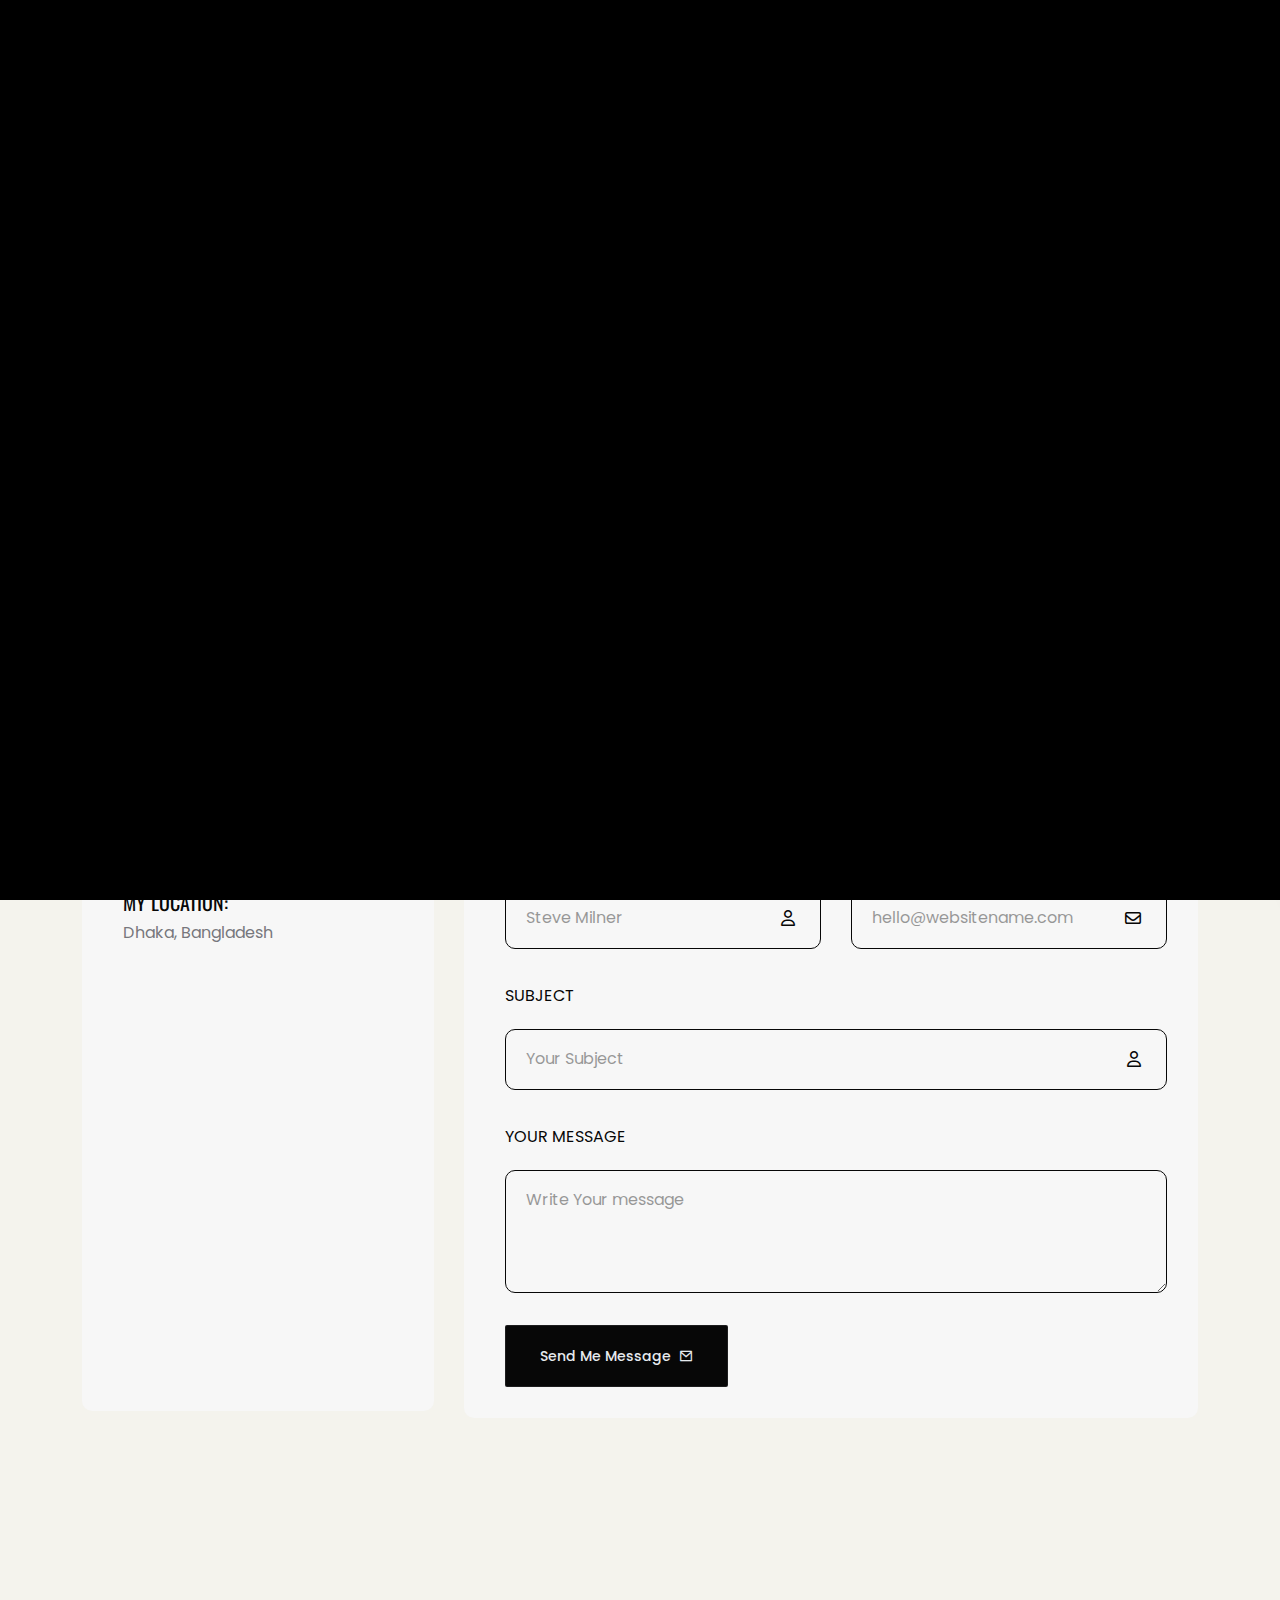
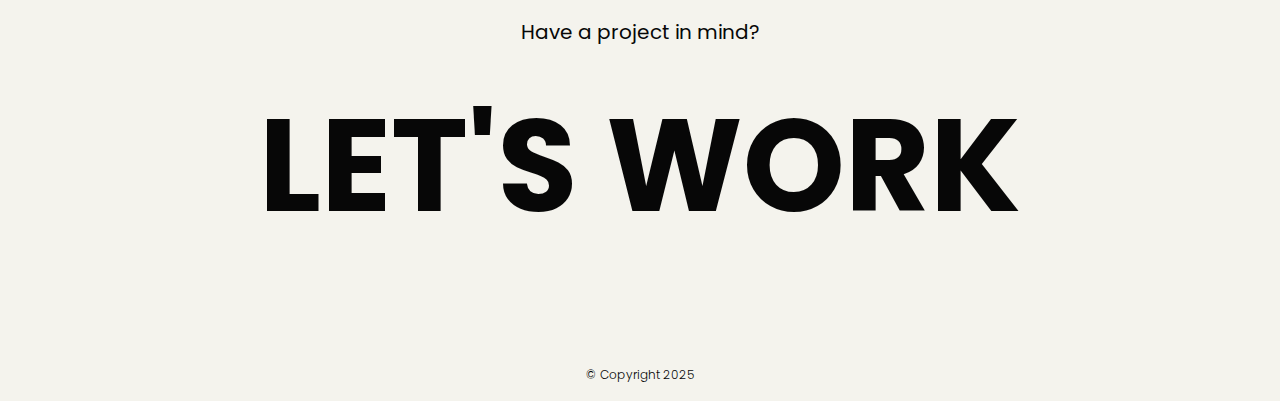
<file: contact.html>
<!DOCTYPE html>
<html lang="en">

<head>
    <meta charset="utf-8">
    <meta http-equiv="X-UA-Compatible" content="IE=edge">
    <meta name="viewport" content="width=device-width, initial-scale=1">
    <meta name="description" content="Khaled Hossain's Portfolio">
    <meta name="keywords" content="personal, portfolio new, html, one page, bootstrap, new html template, design, creative, onepage, clean, modern">
    <meta name="author" content="Khaled Hossain">

    <title>Khaled Hossain's Portfolio</title>

    <link rel="icon" type="image/x-icon" href="assets/images/favicon.png">

    <link rel="preconnect" href="https://fonts.googleapis.com">
    <link rel="preconnect" href="https://fonts.gstatic.com" crossorigin>
    <link href="https://fonts.googleapis.com/css2?family=Oswald:wght@200..700&family=Poppins:ital,wght@0,100;0,200;0,300;0,400;0,500;0,600;0,700;0,800;0,900;1,100;1,200;1,300;1,400;1,500;1,600;1,700;1,800;1,900&display=swap" rel="stylesheet">

    <link rel="stylesheet" href="assets/css/bootstrap.min.css"/>
    <link rel="stylesheet" href="assets/css/font-awesome-pro.css"/>
    <link rel="stylesheet" href="assets/fonts/remixicon.css"/>
    <link rel="stylesheet" href="assets/css/magnific-popup.css">
    <link rel="stylesheet" href="assets/css/nice-select.min.css"/>
    <link rel="stylesheet" href="assets/css/animate.min.css"/>
    <link rel="stylesheet" href="assets/css/mobilemenu.css"/>
    <link rel="stylesheet" href="assets/css/slick.min.css"/>
    <link rel="stylesheet" href="assets/css/spacing.css"/>
    <link rel="stylesheet" href="assets/css/style.css"/>
    <link rel="stylesheet" href="assets/css/responsive.css">

    <script src="https://oss.maxcdn.com/html5shiv/3.7.2/html5shiv.min.js"></script>
    <script src="https://oss.maxcdn.com/respond/1.4.2/respond.min.js"></script>
</head>

<body>
<!-- START PRELOADER AREA-->
<div class="preloader">
    <svg viewbox="0 0 1000 1000" preserveaspectratio="none">
        <path id="preloaderSvg" d="M0,1005S175,995,500,995s500,5,500,5V0H0Z"></path>
    </svg>
    <div class="preloader-heading">
        <div class="load-text">
            <span>L</span>
            <span>o</span>
            <span>a</span>
            <span>d</span>
            <span>i</span>
            <span>n</span>
            <span>g</span>
        </div>
    </div>
</div>

<div class="progress-wrap cursor-pointer">
    <i class="ri-arrow-up-s-line"></i>
    <svg class="progress-circle svg-content" width="100%" height="100%" viewBox="-1 -1 102 102">
        <path d="M50,1 a49,49 0 0,1 0,98 a49,49 0 0,1 0,-98"/>
    </svg>
</div>

<div id="magic-cursor">
    <div id="ball"></div>
</div>

<header class="main-header">
    <div class="header-upper">
        <div class="container">
            <div class="header-inner">
                <div class="row align-items-center">
                    <div class="col-xl-2 col-lg-2 col-md-6 col-6 col-sm-3">
                        <div class="logo-area">
                            <div class="logo">
                                <a href="index.html"><img src="assets/images/logo.png" alt=""></a>
                            </div>
                        </div>
                    </div>
                    <div class="col-xl-10 col-lg-10 col-md-6 col-6 col-sm-9">
                        <div class="main-menu">
                            <nav id="mobile-menu">
                                <ul>
                                    <li><a href="index.html" class="linkstyle">Home</a></li>
                                    <li><a href="about.html" class="linkstyle">about</a></li>
                                    <li><a href="service.html" class="linkstyle">services</a></li>
                                    <li class="has-dropdown"><a href="projects.html" class="linkstyle">projects</a>
                                        <ul class="sub-menu">
                                            <li><a href="projects.html">Projects List</a></li>
                                            <li><a href="single-project.html">Single Portfolio</a></li>
                                        </ul>
                                    </li>
                                    <li><a href="blog.html" class="linkstyle">Blog</a></li>
                                    <li><a href="contact.html" class="linkstyle">Contact</a></li>
                                </ul>
                            </nav>
                        </div>
                        <div class="side-menu-icon d-lg-none text-end">
                            <a href="javascript:void(0)" class="info-toggle-btn f-right sidebar-toggle-btn"><i class="fal fa-bars"></i></a>
                        </div>
                    </div>
                </div>
            </div>
        </div>
    </div>
</header>

<div class="sidebar__area">
    <div class="sidebar__wrapper">
        <div class="sidebar__close">
            <button class="sidebar__close-btn" id="sidebar__close-btn">
                <i class="fal fa-times"></i>
            </button>
        </div>
        <div class="sidebar__content mt-50 mb-20">
            <div class="mobile-menu fix"></div>
        </div>
    </div>
</div>

<div class="body-overlay"></div>

<section class="single-page-hero-area">
    <div class="container">
        <div class="row align-items-center">
            <div class="col-lg-12">
                <h2>Say Hello</h2>
                <p>Fill out the form below to get in touch with me. I'm always excited to hear about new opportunities and I'll do my best to respond to your inquiry within 24 hours.</p>
            </div>
        </div>
    </div>
</section>

<section id="contact" class="contact-area">
    <div class="container">
        <div class="row">
            <div class="col-xl-12 col-lg-12">
                <div class="section-title section-black-title wow fadeInUp delay-0-2s">
                    <h2>Contact Me</h2>
                </div>
            </div>
        </div>
        <div class="row">
            <div class="col-lg-4">
                <div class="contact-content-part  wow fadeInUp delay-0-2s">
                    <div class="single-contact wow fadeInUp" data-wow-delay=".2s">
                            <span class="circle-btn">
                                <i class="ri-map-pin-line"></i>
                            </span>
                        <h2>my location:</h2>
                        <p>Dhaka, Bangladesh</p>
                    </div>

                    <div class="single-contact wow fadeInUp" data-wow-delay=".4s">
                            <span class="circle-btn">
                                <i class="ri-headphone-line"></i>
                            </span>
                        <h2>contact number:</h2>
                        <p>+880 1572 362997</p>
                    </div>

                    <div class="single-contact wow fadeInUp" data-wow-delay=".6s">
                            <span class="circle-btn">
                                <i class="ri-mail-line"></i>
                            </span>
                        <h2>Email me:</h2>
                        <p>khaledhossain.dev@hotmail.com</p>
                    </div>

                    <div class="single-contact wow fadeInUp" data-wow-delay=".6s">
                        <h2>Socials</h2>
                        <div class="about-social">
                            <ul>
                                <li><a href="https://github.com/officialkhaled"><i class="ri-github-line"></i></a></li>
                                <li><a href="https://www.linkedin.com/in/khaledhossain-devacc/"><i class="ri-linkedin-fill"></i></a></li>
                                <li><a href="https://www.facebook.com/khaledhossain.dev"><i class="ri-facebook-circle-fill"></i></a></li>
                                <li><a href="https://x.com/shortccakee"><i class="ri-twitter-x-line"></i></a></li>
                            </ul>
                        </div>
                    </div>
                </div>
            </div>

            <div class="col-lg-8">
                <div class="contact-form contact-form-area wow fadeInUp delay-0-4s">
                    <form id="contactForm" class="contact-form" action="#" method="post">
                        <div class="row">
                            <div class="col-md-6">
                                <div class="form-group">
                                    <label for="name">Full Name</label>
                                    <input type="text" id="name" class="form-control" value="" placeholder="Steve Milner" required="" data-error="Please enter your Name"/>
                                    <label for="name" class="for-icon"><i class="far fa-user"></i></label>
                                    <div class="help-block with-errors"></div>
                                </div>
                            </div>
                            <div class="col-md-6">
                                <div class="form-group">
                                    <label for="email">Email Address</label>
                                    <input type="email" id="email" class="form-control" value="" placeholder="hello@websitename.com" required="" data-error="Please enter your Email"/>
                                    <label for="email" class="for-icon"><i class="far fa-envelope"></i></label>
                                    <div class="help-block with-errors"></div>
                                </div>
                            </div>
                            <div class="col-md-12">
                                <div class="form-group">
                                    <label for="name">Subject</label>
                                    <input type="text" id="subject" class="form-control" value="" placeholder="Your Subject" required="" data-error="Please enter your Name"/>
                                    <label for="name" class="for-icon"><i class="far fa-user"></i></label>
                                    <div class="help-block with-errors"></div>
                                </div>
                            </div>
                            <div class="col-md-12">
                                <div class="form-group">
                                    <label for="message">Your Message</label>
                                    <textarea name="message" id="message" class="form-control" rows="4" placeholder="Write Your message" required="" data-error="Please Write your Message"></textarea>
                                    <div class="help-block with-errors"></div>
                                </div>
                            </div>
                            <div class="col-md-12">
                                <div class="form-group mb-0">
                                    <button type="submit" class="theme-btn">
                                        Send Me Message <i class="ri-mail-line"></i>
                                    </button>
                                    <div id="msgSubmit" class="hidden"></div>
                                </div>
                            </div>
                            <div class="col-md-12 text-center">
                                <p class="input-success">We have received your mail, We will get back to you soon!</p>
                                <p class="input-error">Sorry, Message could not send! Please try again.</p>
                            </div>
                        </div>
                    </form>
                </div>
            </div>
        </div>
    </div>
</section>

<footer class="main-footer">
    <div class="container">
        <div class="row">
            <div class="col-lg-12">
                <div class="footer-top">
                    <p> Have a project in mind?</p>
                    <h2><a href="mailto:khaledhossain.dev@hotmail.com">let's work</a></h2>
                </div>
            </div>
        </div>
        <div class="row">
            <div class="col-lg-12 col-sm-12">
                <p class="copy-right-text">&copy;&nbsp;Copyright 2025</p>
            </div>
        </div>
    </div>
</footer>

<script src="assets/js/jquery-3.6.0.min.js"></script>
<script src="assets/js/bootstrap.min.js"></script>
<script src="assets/js/appear.min.js"></script>
<script src="assets/js/jquery.magnific-popup.min.js"></script>
<script src="assets/js/mobilemenu.js"></script>
<script src="assets/js/gsap.min.js"></script>
<script src="assets/js/ScrollTrigger.min.js"></script>
<script src="assets/js/lenis.js"></script>
<script src="assets/js/slick.min.js"></script>
<script src="assets/js/jquery.nice-select.min.js"></script>
<script src="assets/js/imagesloaded.pkgd.min.js"></script>
<script src="assets/js/isotope.pkgd.min.js"></script>
<script src="assets/js/wow.min.js"></script>

<script src="assets/js/script.js"></script>

</body>
</html>
</file>
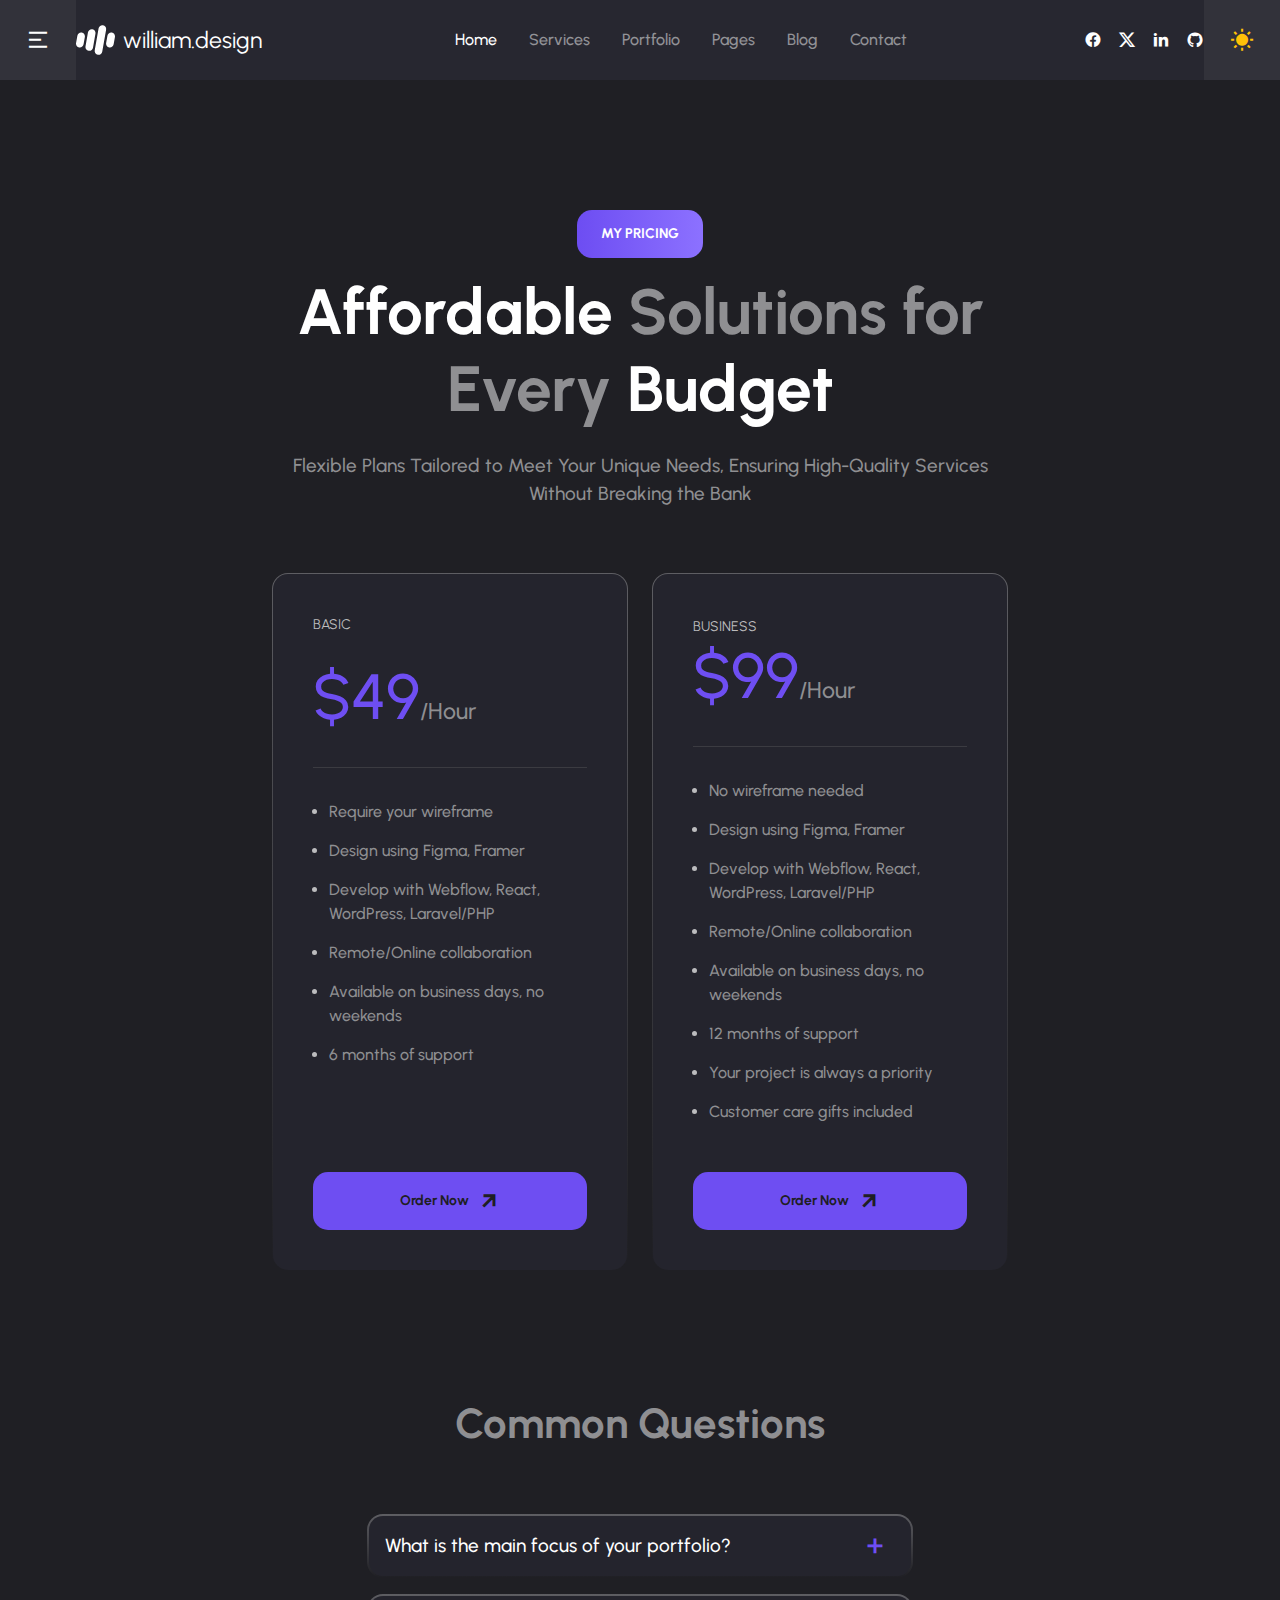
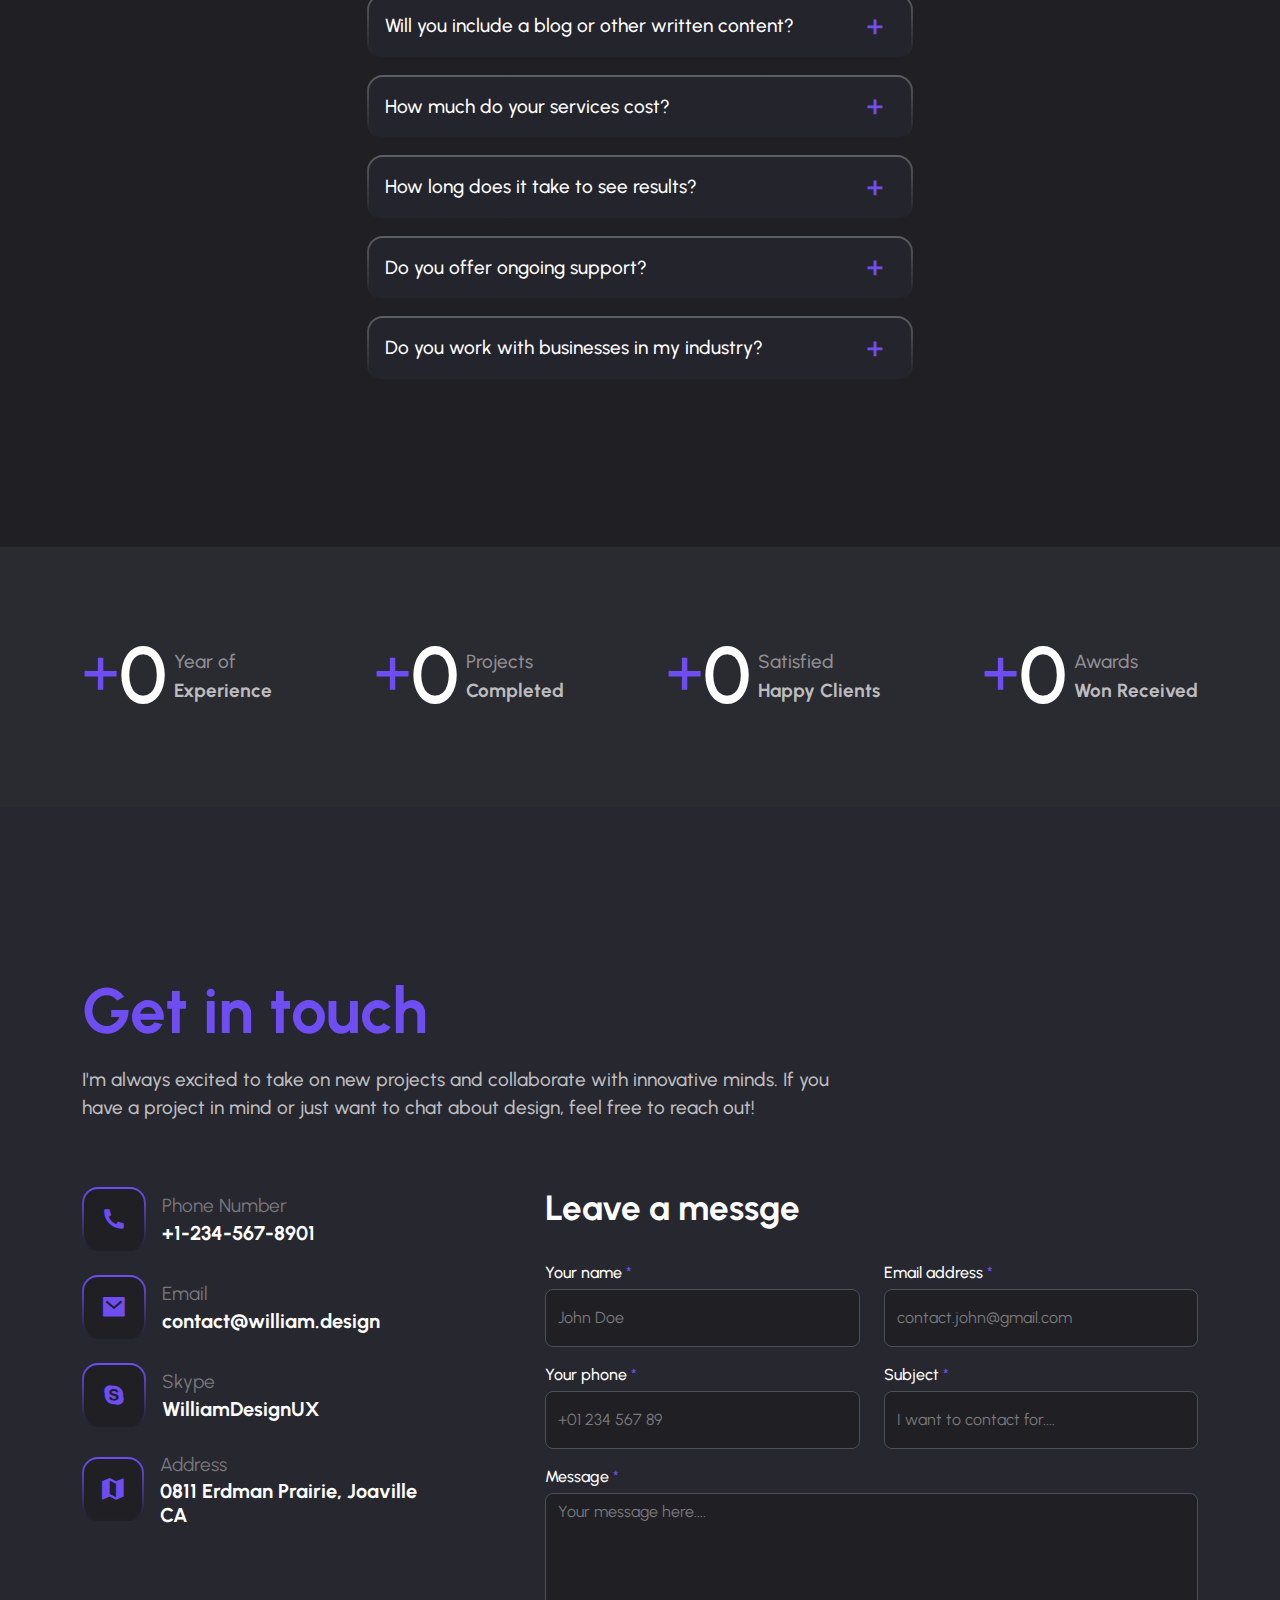
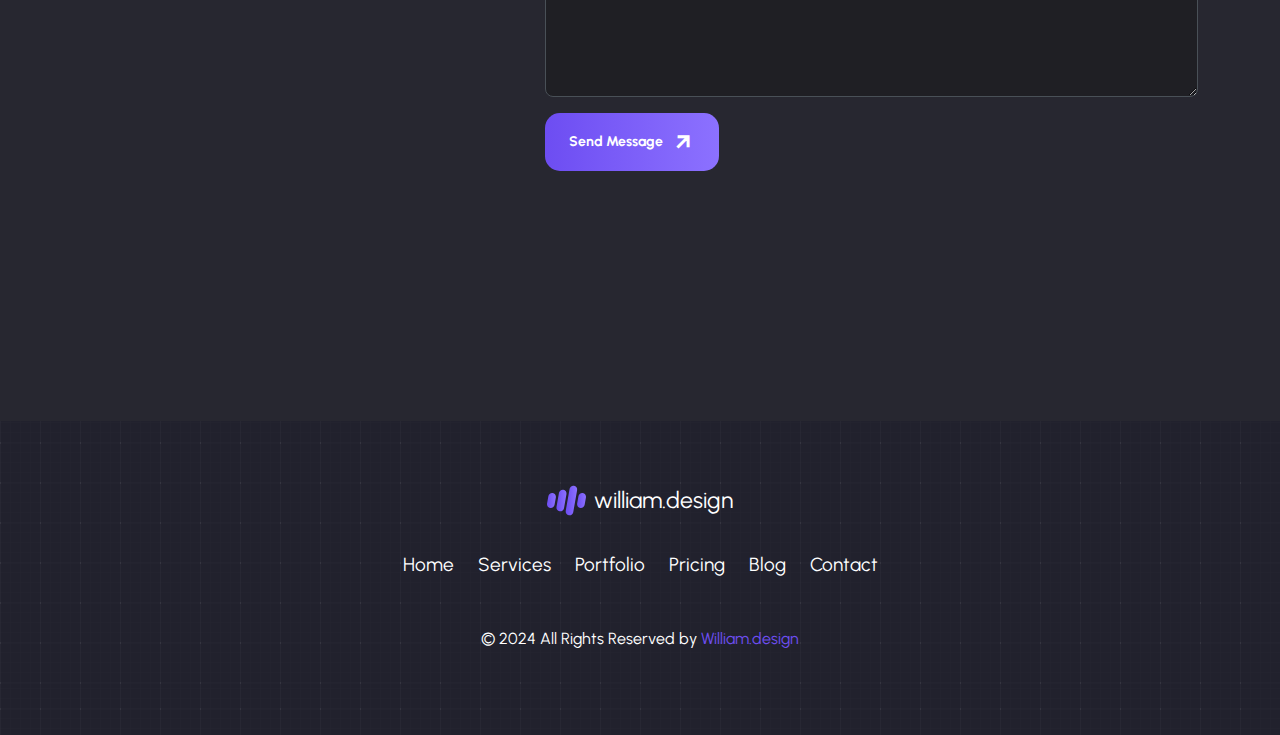
<file: pricing.html>
<!doctype html>
<html lang="en" data-bs-theme="dark">
    <head>
        <meta charset="UTF-8" />
<meta name="viewport" content="width=device-width, initial-scale=1.0" />
<meta http-equiv="x-ua-compatible" content="ie=edge" />
<title>William - Pricing</title>
<script src="assets/js/vendors/color-modes.js"></script>
<!-- Favicon icon-->
<link rel="shortcut icon" type="image/x-icon" href="assets/imgs/template/favicon-gradient.svg" />
<!-- Libs CSS -->
<link rel="stylesheet" href="assets/css/vendors/bootstrap.min.css" />
<link rel="stylesheet" href="assets/css/vendors/swiper-bundle.min.css" />
<link rel="stylesheet" href="assets/css/vendors/aos.css" />
<link rel="stylesheet" href="assets/css/vendors/odometer.css" />
<link rel="stylesheet" href="assets/css/vendors/carouselTicker.css" />
<link rel="stylesheet" href="assets/css/vendors/magnific-popup.css" />
<link rel="stylesheet" href="assets/fonts/remixicon/remixicon.css" />
<link rel="stylesheet" href="assets/fonts/satoshi/satoshi.css" />
<!-- Fonts -->
<link rel="preconnect" href="https://fonts.googleapis.com" />
<link rel="preconnect" href="https://fonts.gstatic.com" crossorigin />
<link href="https://fonts.googleapis.com/css2?family=DM+Mono:wght@300;400;500&family=Playfair+Display:wght@400..900&family=Urbanist:wght@100..900&display=swap" rel="stylesheet" />
<!-- Main CSS -->
<link rel="stylesheet" href="assets/css/main.css" />

    </head>

    <body>
        <!-- prettier-ignore -->
        <!--Preloader-->
<div id="preloader">
    <div class="loader-cover">
        <div class="loader-container">
            <div class="loader-icon"></div>
        </div>
    </div>
</div>
<!--Preloader-end -->

        <!-- Navbar -->
<header>
    <nav class="navbar navbar-expand-lg navbar-light w-100 flex-nowrap z-999 p-0">
        <a href="#" class="navbar-menu p-4 text-center square-100 menu-tigger icon_80 icon-shape d-none d-md-flex" data-bs-target=".offCanvas__info" aria-controls="offCanvas__info">
            <i class="ri-menu-2-line"></i>
        </a>
        <div class="container py-3 px-0">
            <a class="navbar-brand d-flex main-logo align-items-center ms-lg-0 ms-md-5 ms-3" href="index.html">
                <img src="assets/imgs/template/favicon.svg" alt="zelio" />
                <span class="fs-4 ms-2">william.design</span>
            </a>
            <div class="d-none d-lg-flex"><div class="main-menu">
    <ul class="navbar-nav me-auto mb-2 mb-lg-0">
        <li class="nav-item has-children">
            <a class="nav-link active" href="#">Home</a>
            <ul class="sub-menu">
                <li><a href="index.html">Landing page</a></li>
                <li><a href="index-1.html">Home 1 - Designer</a></li>
                <li><a href="index-2.html">Home 2 - Developer</a></li>
                <li><a href="index-3.html">Home 3 - Author</a></li>
            </ul>
        </li>

        <li class="nav-item">
            <a class="nav-link" href="services.html">Services</a>
        </li>
        <li class="nav-item">
            <a class="nav-link" href="work.html">Portfolio</a>
        </li>

        <li class="nav-item  has-children">
            <a class="nav-link" href="#">Pages</a>
            <ul class="sub-menu">
                <li><a href="pricing.html">Pricing</a></li>
                <li><a href="coming-soon.html">Coming Soon</a></li>
                <li><a href="404.html">404</a></li>
            </ul>
        </li>

        <li class="nav-item">
            <a class="nav-link" href="blog-list.html">Blog</a>
        </li>
        <li class="nav-item">
            <a class="nav-link" href="#contact">Contact</a>
        </li>
    </ul>
</div>
</div>
            <div class="navbar-social d-flex align-items-center pe-5 pe-lg-0 me-5 me-lg-0">
                <div class="d-md-flex d-none gap-3">
                    <a href="http://facebook.com">
                        <i class="ri-facebook-circle-fill fs-18"></i>
                    </a>
                    <a href="http://twitter.com">
                        <i class="ri-twitter-x-fill fs-18"></i>
                    </a>
                    <a href="http://linkedin.com">
                        <i class="ri-linkedin-fill fs-18"></i>
                    </a>
                    <a href="http://github.com">
                        <i class="ri-github-fill fs-18"></i>
                    </a>
                </div>
                <div class="burger-icon burger-icon-white border rounded-3">
                    <span class="burger-icon-top"></span>
                    <span class="burger-icon-mid"></span>
                    <span class="burger-icon-bottom"></span>
                </div>
            </div>
        </div>
        <div class="dark-light-switcher pe-10 pe-lg-0 pe-0 ps-md-5 ps-0 ps-lg-4 pe-lg-4 d-flex justify-content-center align-items-center icon_80 @@classList">
    <i class="ri-sun-fill text-warning"></i>
    <i class="ri-contrast-2-line text-white"></i>
</div>

    </nav>
    <!-- offCanvas-menu -->
<div class="offCanvas__info">
    <div class="offCanvas__close-icon menu-close">
        <button><i class="ri-close-line"></i></button>
    </div>
    <div class="offCanvas__logo mb-5"><h3 class="mb-0">Get in touch</h3></div>
    <div class="offCanvas__side-info mb-30">
        <div class="contact-list mb-30">
            <p class="fs-6 fw-medium text-200 mb-5">I'm always excited to take on new projects and collaborate with innovative minds.</p>
            <div class="mb-3">
                <span class="text-400 fs-5">Phone Number</span>
                <p class="mb-0">+1-234-567-8901</p>
            </div>
            <div class="mb-3">
                <span class="text-400 fs-5">Email</span>
                <p class="mb-0">contact@william.design</p>
            </div>
            <div class="mb-3">
                <span class="text-400 fs-5">Skype</span>
                <p class="mb-0">WilliamDesignUX</p>
            </div>
            <div class="mb-3">
                <span class="text-400 fs-5">Address</span>
                <p class="mb-0">0811 Erdman Prairie Road, Joaville, California 90210</p>
            </div>
        </div>

        <div class="contact-list">
            <p class="text-400 fs-5 mb-2">Social</p>
            <div class="d-md-flex d-none gap-3">
                <a href="http://facebook.com">
                    <i class="ri-facebook-circle-fill fs-18"></i>
                </a>
                <a href="http://twitter.com">
                    <i class="ri-twitter-x-fill fs-18"></i>
                </a>
                <a href="http://linkedin.com">
                    <i class="ri-linkedin-fill fs-18"></i>
                </a>
                <a href="http://github.com">
                    <i class="ri-github-fill fs-18"></i>
                </a>
            </div>
        </div>
    </div>
</div>
<div class="offCanvas__overly"></div>
 <div class="mobile-header-active mobile-header-wrapper-style perfect-scrollbar button-bg-2">
    <div class="mobile-header-wrapper-inner">
        <div class="mobile-header-logo">
            <a class="d-flex main-logo align-items-center d-inline-flex" href="index.html">
                <img src="assets/imgs/footer-1/logo.svg" alt="zelio" />
                <span class="fs-4 ms-2 text-dark">william.design</span>
            </a>
            <div class="burger-icon burger-icon-white border rounded-3">
                <span class="burger-icon-top"></span>
                <span class="burger-icon-mid"></span>
                <span class="burger-icon-bottom"></span>
            </div>
        </div>
        <div class="mobile-header-content-area">
            <div class="perfect-scroll">
                <div class="mobile-menu-wrap mobile-header-border">
                    <nav>
                        <ul class="mobile-menu font-heading ps-0">
                            <li class="nav-item has-children">
                                <a class="nav-link active" href="#">Home</a>
                                <ul class="sub-menu">
                                    <li><a href="index.html">Landing page</a></li>
                                    <li><a href="index-1.html">Home 1 - Designer</a></li>
                                    <li><a href="index-2.html">Home 2 - Developer</a></li>
                                    <li><a href="index-3.html">Home 3 - Author</a></li>
                                </ul>
                            </li>

                            <li class="nav-item">
                                <a class="nav-link" href="services.html">Services</a>
                            </li>
                            <li class="nav-item">
                                <a class="nav-link" href="work.html">Portfolio</a>
                            </li>

                            <li class="nav-item">
                                <a class="nav-link" href="pricing.html">Pricing</a>
                            </li>

                            <li class="nav-item">
                                <a class="nav-link" href="blog-list.html">Blog</a>
                            </li>
                            <li class="nav-item">
                                <a class="nav-link" href="#contact">Contact</a>
                            </li>
                        </ul>
                    </nav>
                </div>
            </div>
        </div>
    </div>
</div>

</header>

        <main>
            <!-- prettier-ignore -->
            <!-- Pricing 1 -->
<section class="section-pricing-1 pt-130 pb-150">
    <div class="container">
        <div class="row">
            <div class="col-lg-8 mx-lg-auto mb-8">
                <div class="text-center">
                    <div class="btn btn-gradient d-inline-block text-uppercase">My Pricing</div>
                    <h3 class="ds-3 mt-3 mb-4 text-dark">Affordable <span class="text-300">Solutions for Every</span> Budget</h3>
                    <p class="text-300 fs-5 mb-0">
                        Flexible Plans Tailored to Meet Your Unique Needs, Ensuring High-Quality Services <br />
                        Without Breaking the Bank
                    </p>
                </div>
                <div class="row mt-8 d-flex">
                    <div class="col-md-6">
                        <div class="card-pricing-1 p-6 rounded-4 h-100 d-flex flex-column">
                            <span class="text-uppercase fs-7">basic</span> <br />
                            <h3 class="ds-3 fw-medium text-primary mb-5">$49<span class="text-300 fs-4">/Hour</span></h3>
                            <ul class="ps-3 border-top border-600 pt-5 mb-auto">
                                <li>
                                    <p class="text-300">Require your wireframe</p>
                                </li>
                                <li>
                                    <p class="text-300">Design using Figma, Framer</p>
                                </li>
                                <li>
                                    <p class="text-300">Develop with Webflow, React, WordPress, Laravel/PHP</p>
                                </li>
                                <li>
                                    <p class="text-300">Remote/Online collaboration</p>
                                </li>
                                <li>
                                    <p class="text-300">Available on business days, no weekends</p>
                                </li>
                                <li>
                                    <p class="text-300">6 months of support</p>
                                </li>
                            </ul>
                            <a href="#" class="btn btn-primary mt-5 w-100 justify-content-center">
                                Order Now
                                <i class="ri-arrow-right-up-line"></i>
                            </a>
                        </div>
                    </div>
                    <div class="col-md-6">
                        <div class="card-pricing-1 p-6 rounded-4 align-self-stretch mt-md-0 mt-6">
                            <span class="text-uppercase fs-7">Business</span> <br />
                            <h3 class="ds-3 fw-medium text-primary mb-5">$99<span class="text-300 fs-4">/Hour</span></h3>
                            <ul class="ps-3 border-top border-600 pt-5">
                                <li>
                                    <p class="text-300">No wireframe needed</p>
                                </li>
                                <li>
                                    <p class="text-300">Design using Figma, Framer</p>
                                </li>
                                <li>
                                    <p class="text-300">Develop with Webflow, React, WordPress, Laravel/PHP</p>
                                </li>
                                <li>
                                    <p class="text-300">Remote/Online collaboration</p>
                                </li>
                                <li>
                                    <p class="text-300">Available on business days, no weekends</p>
                                </li>
                                <li>
                                    <p class="text-300">12 months of support</p>
                                </li>
                                <li>
                                    <p class="text-300">Your project is always a priority</p>
                                </li>
                                <li>
                                    <p class="text-300">Customer care gifts included</p>
                                </li>
                            </ul>
                            <a href="#" class="btn btn-primary mt-5 w-100 justify-content-center">
                                Order Now
                                <i class="ri-arrow-right-up-line"></i>
                            </a>
                        </div>
                    </div>
                </div>
            </div>
        </div>
        <div class="row mt-8">
            <div class="col-lg-6  mx-md-auto text-center">
                <h2 class="text-300 mb-8">Common Questions</h2>
                <div class="accordion">
                    <div class="mb-3 card border-2 rounded-4">
                        <div class="card-header p-0 border-0">
                            <a class="p-3 collapsed text-900 fw-bold d-flex align-items-center" data-bs-toggle="collapse" href="#collapseSevent">
                                <p class="fs-5 mb-0 text-dark">What is the main focus of your portfolio?</p>
                                <span class="ms-auto arrow me-2 icon-shape">
                                    <i class="ri-add-line"></i>
                                </span>
                            </a>
                        </div>
                        <div id="collapseSevent" class="collapse" data-bs-parent=".accordion">
                            <p class="px-4 pt-0 text-start card-body">You may also realize cost savings from your energy efficient choices in your custom home. Federal tax credits for some green materials can allow you to deduct as much.</p>
                        </div>
                    </div>
                    <div class="mb-3 card border-2 rounded-4">
                        <div class="card-header p-0 border-0">
                            <a class="p-3 collapsed text-900 fw-bold d-flex align-items-center" data-bs-toggle="collapse" href="#collapseEight">
                                <p class="fs-5 mb-0 text-dark">Will you include a blog or other written content?</p>
                                <span class="ms-auto arrow me-2 icon-shape">
                                    <i class="ri-add-line"></i>
                                </span>
                            </a>
                        </div>
                        <div id="collapseEight" class="collapse" data-bs-parent=".accordion">
                            <p class="px-4 pt-0 text-start card-body">You may also realize cost savings from your energy efficient choices in your custom home. Federal tax credits for some green materials can allow you to deduct as much.</p>
                        </div>
                    </div>
                    <div class="mb-3 card border-2 rounded-4">
                        <div class="card-header p-0 border-0">
                            <a class="p-3 collapsed text-900 fw-bold d-flex align-items-center" data-bs-toggle="collapse" href="#collapseNine">
                                <p class="fs-5 mb-0 text-dark">How much do your services cost?</p>
                                <span class="ms-auto arrow me-2 icon-shape">
                                    <i class="ri-add-line"></i>
                                </span>
                            </a>
                        </div>
                        <div id="collapseNine" class="collapse" data-bs-parent=".accordion">
                            <p class="px-4 pt-0 text-start card-body">You may also realize cost savings from your energy efficient choices in your custom home. Federal tax credits for some green materials can allow you to deduct as much.</p>
                        </div>
                    </div>
                    <div class="mb-3 card border-2 rounded-4">
                        <div class="card-header p-0 border-0">
                            <a class="p-3 collapsed text-900 fw-bold d-flex align-items-center" data-bs-toggle="collapse" href="#collapseTen">
                                <p class="fs-5 mb-0 text-dark">How long does it take to see results?</p>
                                <span class="ms-auto arrow me-2 icon-shape">
                                    <i class="ri-add-line"></i>
                                </span>
                            </a>
                        </div>
                        <div id="collapseTen" class="collapse" data-bs-parent=".accordion">
                            <p class="px-4 pt-0 text-start card-body">You may also realize cost savings from your energy efficient choices in your custom home. Federal tax credits for some green materials can allow you to deduct as much.</p>
                        </div>
                    </div>
                    <div class="mb-3 card border-2 rounded-4">
                        <div class="card-header p-0 border-0">
                            <a class="p-3 collapsed text-900 fw-bold d-flex align-items-center" data-bs-toggle="collapse" href="#collapseEleven">
                                <p class="fs-5 mb-0 text-dark">Do you offer ongoing support?</p>
                                <span class="ms-auto arrow me-2 icon-shape">
                                    <i class="ri-add-line"></i>
                                </span>
                            </a>
                        </div>
                        <div id="collapseEleven" class="collapse" data-bs-parent=".accordion">
                            <p class="px-4 pt-0 text-start card-body">You may also realize cost savings from your energy efficient choices in your custom home. Federal tax credits for some green materials can allow you to deduct as much.</p>
                        </div>
                    </div>
                    <div class="mb-3 card border-2 rounded-4">
                        <div class="card-header p-0 border-0">
                            <a class="p-3 collapsed text-900 fw-bold d-flex align-items-center" data-bs-toggle="collapse" href="#collapseTwelve">
                                <p class="fs-5 mb-0 text-dark">Do you work with businesses in my industry?</p>
                                <span class="ms-auto arrow me-2 icon-shape">
                                    <i class="ri-add-line"></i>
                                </span>
                            </a>
                        </div>
                        <div id="collapseTwelve" class="collapse" data-bs-parent=".accordion">
                            <p class="px-4 pt-0 text-start card-body">You may also realize cost savings from your energy efficient choices in your custom home. Federal tax credits for some green materials can allow you to deduct as much.</p>
                        </div>
                    </div>
                </div>
            </div>
        </div>
    </div>
</section>

            <!--Static 1-->
<div class="section-static-1 position-relative overflow-hidden z-0 py-8 bg-6">
    <div class="container">
        <div class="inner">
            <div class="row align-items-center justify-content-between">
                <div class="col-lg-auto col-md-6">
                    <div class="counter-item-cover counter-item">
                        <div class="content text-center mx-auto d-flex align-items-center">
                            <span class="ds-3 count text-primary fw-medium my-0">+<span class="odometer ds-1 text-dark fw-semibold" data-count="12"></span></span>
                            <div class="text-start ms-2">
                                <p class="fs-5 mb-0 text-300">Year of</p>
                                <p class="fs-5 mb-0 fw-bold">Experience</p>
                            </div>
                        </div>
                    </div>
                </div>
                <div class="col-lg-auto col-md-6">
                    <div class="counter-item-cover counter-item">
                        <div class="content text-center mx-auto d-flex align-items-center">
                            <span class="ds-3 count text-primary fw-medium my-0">+<span class="odometer ds-1 text-dark fw-semibold" data-count="250"></span></span>
                            <div class="text-start ms-2">
                                <p class="fs-5 mb-0 text-300">Projects</p>
                                <p class="fs-5 mb-0 fw-bold">Completed</p>
                            </div>
                        </div>
                    </div>
                </div>
                <div class="col-lg-auto col-md-6">
                    <div class="counter-item-cover counter-item">
                        <div class="content text-center mx-auto d-flex align-items-center">
                            <span class="ds-3 count text-primary fw-medium my-0">+<span class="odometer ds-1 text-dark fw-semibold" data-count="680"></span></span>
                            <div class="text-start ms-2">
                                <p class="fs-5 mb-0 text-300">Satisfied</p>
                                <p class="fs-5 mb-0 fw-bold">Happy Clients</p>
                            </div>
                        </div>
                    </div>
                </div>
                <div class="col-lg-auto col-md-6">
                    <div class="counter-item-cover counter-item">
                        <div class="content text-center mx-auto d-flex align-items-center">
                            <span class="ds-3 count text-primary fw-medium my-0">+<span class="odometer ds-1 text-dark fw-semibold" data-count="18"></span></span>
                            <div class="text-start ms-2">
                                <p class="fs-5 mb-0 text-300">Awards</p>
                                <p class="fs-5 mb-0 fw-bold">Won Received</p>
                            </div>
                        </div>
                    </div>
                </div>
            </div>
        </div>
    </div>
</div>

            <!-- Contact 1-->
<section id="contact" class="section-contact-1 bg-900 position-relative pt-150 pb-lg-250 pb-150 overflow-hidden">
    <div class="container position-relative z-1">
        <h3 class="ds-3 mt-3 mb-3 text-primary">Get in touch</h3>
        <span class="fs-5 fw-medium text-200">
            I'm always excited to take on new projects and collaborate with innovative minds. If you
            <br />
            have a project in mind or just want to chat about design, feel free to reach out!
        </span>
        <div class="row mt-8">
            <div class="col-lg-4 d-flex flex-column">
                <div class="d-flex align-items-center mb-4 position-relative d-inline-flex">
                    <div class="bg-white icon-flip position-relative icon-shape icon-xxl border-linear-2 border-2 rounded-4">
                        <i class="ri-phone-fill text-primary fs-26"></i>
                    </div>
                    <div class="ps-3">
                        <span class="text-400 fs-5">Phone Number</span>
                        <h6 class="mb-0">+1-234-567-8901</h6>
                    </div>
                    <a href="tel:+1-234-567-8901" class="position-absolute top-0 start-0 w-100 h-100"></a>
                </div>
                <div class="d-flex align-items-center mb-4 position-relative d-inline-flex">
                    <div class="bg-white icon-flip position-relative icon-shape icon-xxl border-linear-2 border-2 rounded-4">
                        <i class="ri-mail-fill text-primary fs-26"></i>
                    </div>
                    <div class="ps-3">
                        <span class="text-400 fs-5">Email</span>
                        <h6 class="mb-0">contact@william.design</h6>
                    </div>
                    <a href="mailto:someone@example.com" class="position-absolute top-0 start-0 w-100 h-100"></a>
                </div>
                <div class="d-flex align-items-center mb-4 position-relative d-inline-flex">
                    <div class="bg-white icon-flip position-relative icon-shape icon-xxl border-linear-2 border-2 rounded-4">
                        <i class="ri-skype-fill text-primary fs-26"></i>
                    </div>
                    <div class="ps-3">
                        <span class="text-400 fs-5">Skype</span>
                        <h6 class="mb-0">WilliamDesignUX</h6>
                    </div>
                    <a href="skype:SKYPENAME?add" class="position-absolute top-0 start-0 w-100 h-100"></a>
                </div>
                <div class="d-flex align-items-center mb-4 position-relative d-inline-flex">
                    <div class="bg-white icon-flip position-relative icon-shape icon-xxl border-linear-2 border-2 rounded-4">
                        <i class="ri-map-2-fill text-primary fs-26"></i>
                    </div>
                    <div class="ps-3">
                        <span class="text-400 fs-5">Address</span>
                        <h6 class="mb-0">0811 Erdman Prairie, Joaville CA</h6>
                    </div>
                    <a href="https://maps.google.com/maps?q=1st+avenue,New+York" class="position-absolute top-0 start-0 w-100 h-100"></a>
                </div>
            </div>
            <div class="col-lg-7 offset-lg-1 ps-lg-0 pt-5 pt-lg-0">
                <div class="position-relative">
                    <div class="position-relative z-2">
                        <h3>Leave a messge</h3>
                        <form action="#">
                            <div class="row mt-3">
                                <div class="col-md-6 ">
                                    <label class="mb-1 mt-3 text-dark" for="name">Your name <span class="text-primary">*</span></label>
                                    <input type="text" class="form-control border rounded-3" id="name" name="name" placeholder="John Doe" aria-label="username" />
                                </div>
                                <div class="col-md-6">
                                    <label class="mb-1 mt-3 text-dark" for="email">Email address <span class="text-primary">*</span></label>
                                    <input type="text" class="form-control border rounded-3" id="email" name="email" placeholder="contact.john@gmail.com" aria-label="email" />
                                </div>
                                <div class="col-md-6">
                                    <label class="mb-1 mt-3 text-dark" for="phone">Your phone <span class="text-primary">*</span></label>
                                    <input type="text" class="form-control border rounded-3" id="phone" name="phone" placeholder="+01 234 567 89" aria-label="phone" />
                                </div>
                                <div class="col-md-6">
                                    <label class="mb-1 mt-3 text-dark" for="subject">Subject <span class="text-primary">*</span></label>
                                    <input type="text" class="form-control border rounded-3" id="subject" name="subject" placeholder="I want to contact for...." aria-label="subject" />
                                </div>
                                <div class="col-12">
                                    <label class="mb-1 mt-3 text-dark" for="message">Message <span class="text-primary">*</span></label>
                                    <textarea class="form-control border rounded-3 pb-10" id="message" name="message" placeholder="Your message here...." aria-label="With textarea"></textarea>
                                </div>
                                <div class="col-12">
                                    <button type="submit" class="btn btn-gradient mt-3">
                                        Send Message
                                        <i class="ri-arrow-right-up-line"></i>
                                    </button>
                                </div>
                            </div>
                        </form>
                    </div>
                    <div class="z-0 bg-primary-dark rectangle-bg z-1 rounded-3"></div>
                </div>
            </div>
        </div>
    </div>
    <div class="scroll-move-right position-absolute bottom-0 start-50 translate-middle-x bg-900 overflow-hidden">
        <div class="wow img-custom-anim-top">
            <h3 class="stroke fs-280 text-lowercase text-900 mb-0 lh-1">william.design</h3>
        </div>
    </div>
</section>

        </main>
        <!-- prettier-ignore -->
        <!-- Footer -->
<footer>
    <div class="section-footer position-relative pt-60 pb-60 bg-secondary-1">
        <div class="container position-relative z-1">
            <div class="text-center">
                <a class="d-flex main-logo align-items-center d-inline-flex" href="index.html">
                    <img src="assets/imgs/footer-1/logo.svg" alt="zelio" />
                    <span class="fs-4 ms-2 text-white-keep">william.design</span>
                </a>
                <div class="navigation d-none d-md-flex align-items-center justify-content-center flex-wrap gap-4 my-4">
                    <a href="index.html" class="fs-5">
                        Home
                    </a>                   
                    <a href="services.html" class="fs-5">
                        Services
                    </a>
                    <a href="work.html" class="fs-5">
                        Portfolio
                    </a>
                    <a href="pricing.html" class="fs-5">
                        Pricing
                    </a>
                    <a href="blog-list.html" class="fs-5">
                        Blog
                    </a>
                    <a href="#contact" class="fs-5">
                        Contact
                    </a>
                </div>
            </div>
            <div class="row text-center py-4">
                <span class="fs-6 text-white-keep">© 2024 All Rights Reserved by <span><a href="#" class="text-primary">William.design</a></span>
            </div>
        </div>
        <div class="position-absolute top-0 start-0 w-100 h-100 z-0" data-background="assets/imgs/footer-1/background.png "></div>
    </div>
</footer>
        <!-- Scroll top -->
<div class="btn-scroll-top @@style">
    <svg class="progress-square svg-content" width="100%" height="100%" viewBox="0 0 40 40">
        <path d="M8 1H32C35.866 1 39 4.13401 39 8V32C39 35.866 35.866 39 32 39H8C4.13401 39 1 35.866 1 32V8C1 4.13401 4.13401 1 8 1Z" />
    </svg>
</div>

        <!-- Libs JS -->
<script src="assets/js/vendors/jquery-3.7.1.min.js"></script>
<script src="assets/js/vendors/bootstrap.bundle.min.js"></script>
<script src="assets/js/vendors/swiper-bundle.min.js"></script>
<script src="assets/js/vendors/aos.js"></script>
<script src="assets/js/vendors/wow.min.js"></script>
<script src="assets/js/vendors/smart-stick-nav.js"></script>
<script src="assets/js/vendors/jquery.magnific-popup.min.js"></script>
<script src="assets/js/vendors/gsap.min.js"></script>
<script src="assets/js/vendors/imagesloaded.pkgd.min.js"></script>
<script src="assets/js/vendors/isotope.pkgd.min.js"></script>
<script src="assets/js/vendors/ScrollTrigger.min.js"></script>
<script src="assets/js/vendors/jquery.carouselTicker.min.js"></script>
<script src="assets/js/vendors/jquery.odometer.min.js"></script>
<script src="assets/js/vendors/jquery.appear.js"></script>
<script src="assets/js/vendors/gsap-custom.js"></script>
<script src="assets/js/imageRevealHover.js"></script>
<script src="assets/js/vendors/aat.min.js"></script>
<!-- Theme JS -->
<script src="assets/js/main.js"></script>

    </body>
</html>
</file>
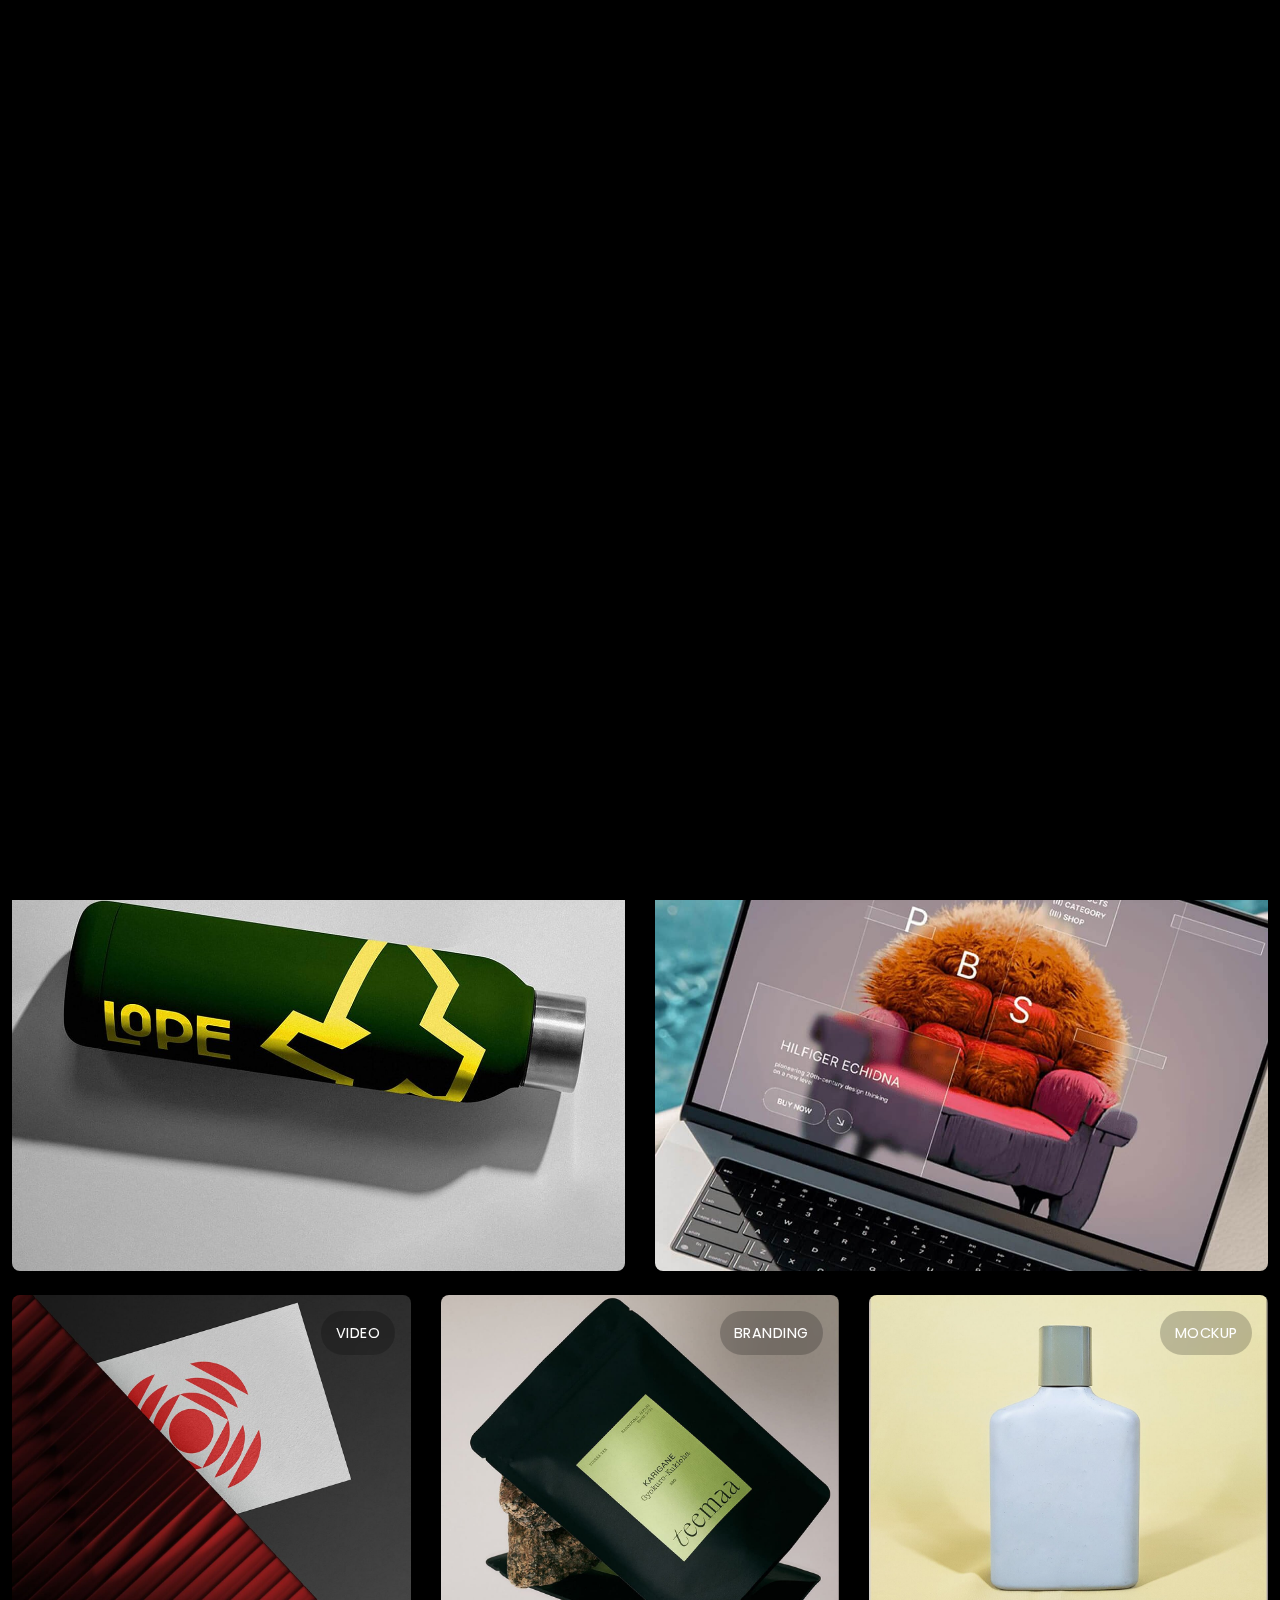
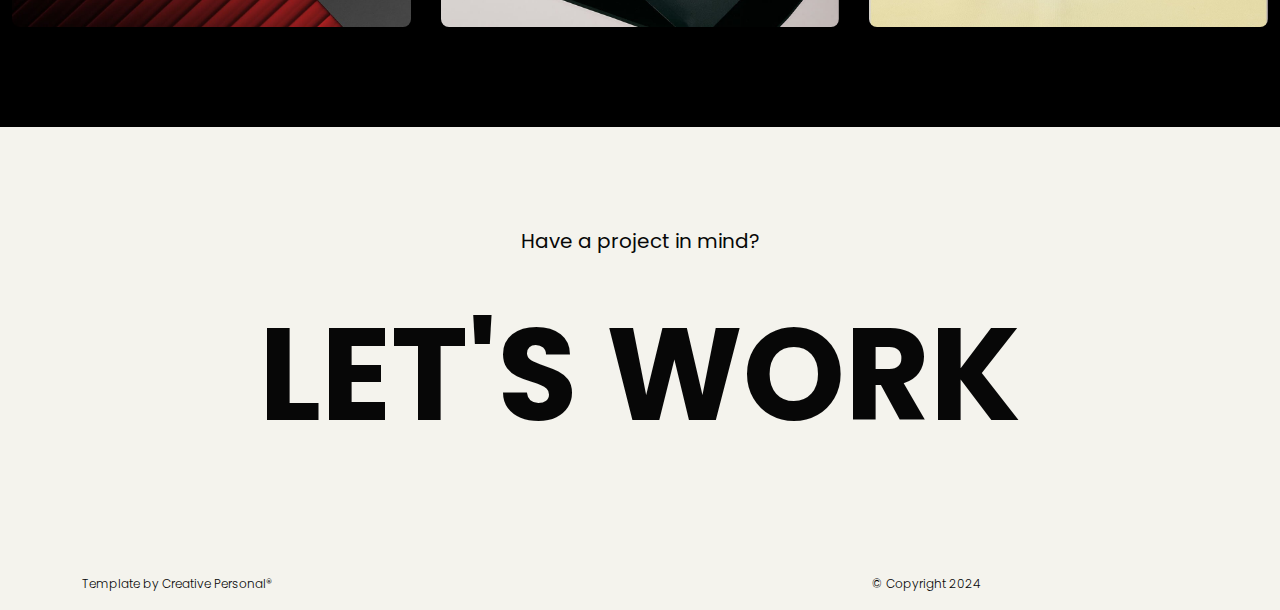
<file: projects.html>
<!DOCTYPE html>
<html lang="en">

<head>
    <!-- META -->
    <meta charset="utf-8">
    <meta http-equiv="X-UA-Compatible" content="IE=edge">
    <meta name="viewport" content="width=device-width, initial-scale=1">
    <meta name="description" content="Nino - Modern Portfolio Template">
    <meta name="keywords" content="personal, portfolio new, html, one page, bootstrap, new html template, design, creative, onepage, clean, modern">
    <meta name="author" content="Tanvir Hossain">
    <!-- PAGE TITLE -->
    <title>Nino - Modern Portfolio Template</title>
    <link rel="icon" type="image/x-icon" href="assets/images/favicon.png">
    <!-- ALL GOOGLE FONTS -->
    <link rel="preconnect" href="https://fonts.googleapis.com">
    <link rel="preconnect" href="https://fonts.gstatic.com" crossorigin>
    <link href="https://fonts.googleapis.com/css2?family=Oswald:wght@200..700&family=Poppins:ital,wght@0,100;0,200;0,300;0,400;0,500;0,600;0,700;0,800;0,900;1,100;1,200;1,300;1,400;1,500;1,600;1,700;1,800;1,900&display=swap" rel="stylesheet">
    <!-- BOOTSTRAP CSS -->
    <link rel="stylesheet" href="assets/css/bootstrap.min.css" />
    <!-- FONT AWESOME CSS -->
    <link rel="stylesheet" href="assets/css/font-awesome-pro.css" />
    <!-- FONT AWESOME CSS -->
    <link rel="stylesheet" href="assets/fonts/remixicon.css" />
    <!-- MAGNIFIC CSS -->
    <link rel="stylesheet" href="assets/css/magnific-popup.css">
    <!-- NICE SELECT CSS -->
    <link rel="stylesheet" href="assets/css/nice-select.min.css" />
    <!-- ANIMATE CSS -->
    <link rel="stylesheet" href="assets/css/animate.min.css" />
    <!-- MOBILE MENU CSS -->
    <link rel="stylesheet" href="assets/css/mobilemenu.css" />
    <!-- SLICK CSS -->
    <link rel="stylesheet" href="assets/css/slick.min.css" />
    <!-- SPACING CSS -->
    <link rel="stylesheet" href="assets/css/spacing.css" />
    <!-- MAIN STYLE CSS -->
    <link rel="stylesheet" href="assets/css/style.css" />
    <!-- RESPONSIVE CSS -->
    <link rel="stylesheet" href="assets/css/responsive.css">
    <!-- HTML5 shim and Respond.js IE8 support of HTML5 elements and media queries -->
    <!-- WARNING: Respond.js doesn't work if you view the page via file:// -->
    <!--[if lt IE 9]>
      <script src="https://oss.maxcdn.com/html5shiv/3.7.2/html5shiv.min.js"></script>
      <script src="https://oss.maxcdn.com/respond/1.4.2/respond.min.js"></script>
    <![endif]-->
</head>

<body>
    <!-- START PRELOADER AREA-->
    <div class="preloader">
        <svg viewbox="0 0 1000 1000" preserveaspectratio="none">
            <path id="preloaderSvg" d="M0,1005S175,995,500,995s500,5,500,5V0H0Z"></path>
        </svg>
        <div class="preloader-heading">
            <div class="load-text">
                <span>L</span>
                <span>o</span>
                <span>a</span>
                <span>d</span>
                <span>i</span>
                <span>n</span>
                <span>g</span>
            </div>
        </div>
    </div>
    <!-- END PRELOADER AREA -->
    <!-- START SCROOL UP DESIGN AREA -->
    <div class="progress-wrap cursor-pointer">
        <i class="ri-arrow-up-s-line"></i>
        <svg class="progress-circle svg-content" width="100%" height="100%" viewBox="-1 -1 102 102">
            <path d="M50,1 a49,49 0 0,1 0,98 a49,49 0 0,1 0,-98" />
        </svg>
    </div>
    <!-- / END SCROOL UP DESIGN AREA -->
    <!-- START MAGIC CURSOR AND BALL AREA-->
    <div id="magic-cursor">
        <div id="ball"></div>
    </div>
    <!-- / END MAGIC CURSOR AND BALL AREA-->
    <!-- START MENU DESIGN AREA-->
    <header class="main-header">
        <div class="header-upper">
            <div class="container">
                <div class="header-inner">
                    <div class="row align-items-center">
                        <div class="col-xl-2 col-lg-2 col-md-6 col-6 col-sm-3">
                            <div class="logo-area">
                                <div class="logo">
                                    <a href="index.html"><img src="assets/images/logo.png" alt=""></a>
                                </div>
                            </div>
                        </div>
                        <div class="col-xl-10 col-lg-10 col-md-6 col-6 col-sm-9">
                            <div class="main-menu">
                                <nav id="mobile-menu">
                                    <ul>
                                        <li><a href="index.html" class="linkstyle">Home</a></li>
                                        <li><a href="about.html" class="linkstyle">about</a></li>
                                        <li><a href="service.html" class="linkstyle">services</a></li>
                                        <li class="has-dropdown"><a href="projects.html" class="linkstyle">projects</a>
                                            <ul class="sub-menu">
                                                <li><a href="projects.html">Projects List</a></li>
                                                <li><a href="single-project.html">Single Portfolio</a></li>
                                            </ul>
                                        </li>
                                        <li><a href="blog.html" class="linkstyle">Blog</a></li>
                                        <li><a href="contact.html" class="linkstyle">Contact</a></li>
                                    </ul>
                                </nav>
                            </div>
                            <div class="side-menu-icon d-lg-none text-end">
                                <a href="javascript:void(0)" class="info-toggle-btn f-right sidebar-toggle-btn"><i class="fal fa-bars"></i></a>
                            </div>
                        </div>
                    </div>
                </div>
            </div>
        </div>
    </header>
    <!-- // END MENU DESIGN AREA-->
    <!-- START MOBILE MENU DESIGN AREA-->
    <div class="sidebar__area">
        <div class="sidebar__wrapper">
            <div class="sidebar__close">
                <button class="sidebar__close-btn" id="sidebar__close-btn">
                    <i class="fal fa-times"></i>
                </button>
            </div>
            <div class="sidebar__content mt-50 mb-20">
                <div class="mobile-menu fix"></div>
            </div>
        </div>
    </div>
    <div class="body-overlay"></div>
    <!-- // END MOBILE MENU DESIGN AREA-->
    <!-- START SINGLE PAGE DESIGN AREA -->
    <section class="single-page-hero-area">
        <div class="container">
            <div class="row align-items-center">
                <div class="col-lg-12">
                    <h2>Projects</h2>
                    <p>A Collection of My Latest Works and Achievements: Discover the Projects that Define My Passion and Skills</p>
                </div>
            </div>
        </div>
    </section>
    <!-- // END SINGLE PAGE DESIGN AREA -->
    <!-- START PORTFOLIO DESIGN AREA -->
    <div class="projects-area" id="portfolio">
        <div class="custom-icon">
            <img src="assets/images/custom/work-scribble.svg" alt="custom">
        </div>
        <div class="container-fluid">
            <div class="row g-4 portfolio-grid">
                <!-- START SINGLE PORTFOLIO DESIGN AREA -->
                <div class="col-md-6 col-xl-6 portfolio-item category-1">
                    <a href="assets/images/projects/work1.jpg" class="work-popup">
                        <div class="portfolio-box">
                            <!-- Image -->
                            <img src="assets/images/projects/work1.jpg" alt="" data-rjs="2">
                            <!-- Category -->
                            <span class="portfolio-category">Branding</span>
                            <!-- Caption -->
                            <div class="portfolio-caption">
                                <h1>Glasses of Cocktail</h1>
                            </div>
                        </div>
                    </a>
                </div>
                <!-- // END SINGLE PORTFOLIO DESIGN AREA -->
                <!-- START SINGLE PORTFOLIO DESIGN AREA -->
                <div class="col-md-6 col-xl-6 portfolio-item category-2">
                    <a href="single-project.html">
                        <div class="portfolio-box">
                            <!-- Image -->
                            <img src="assets/images/projects/work2.jpg" alt="" data-rjs="2">
                            <!-- Category -->
                            <span class="portfolio-category">Mockup</span>
                            <!-- Caption -->
                            <div class="portfolio-caption">
                                <h1>A Branch with Flowers</h1>
                            </div>
                        </div>
                    </a>
                </div>
                <!-- // END SINGLE PORTFOLIO DESIGN AREA -->
                <!-- START SINGLE PORTFOLIO DESIGN AREA -->
                <div class="col-md-6 col-xl-4 portfolio-item category-2">
                    <a href="https://www.youtube.com/watch?v=qZEPs3vmYB4" class="popup-youtube">
                        <div class="portfolio-box">
                            <!-- Image -->
                            <img src="assets/images/projects/work3.jpg" alt="" data-rjs="2">
                            <!-- Category -->
                            <span class="portfolio-category">Video</span>
                            <!-- Caption -->
                            <div class="portfolio-caption">
                                <h1>Orange Rose Flower</h1>
                            </div>
                        </div>
                    </a>
                </div>
                <!-- // END SINGLE PORTFOLIO DESIGN AREA -->
                <!-- START SINGLE PORTFOLIO DESIGN AREA -->
                <div class="col-md-6 col-xl-4 portfolio-item category-1">
                    <a href="assets/images/projects/work4.jpg" class="work-popup">
                        <div class="portfolio-box">
                            <!-- Image -->
                            <img src="assets/images/projects/work4.jpg" alt="" data-rjs="2">
                            <!-- Category -->
                            <span class="portfolio-category">Branding</span>
                            <!-- Caption -->
                            <div class="portfolio-caption">
                                <h1>Green Plant on a Desk</h1>
                            </div>
                        </div>
                    </a>
                </div>
                <!-- // END SINGLE PORTFOLIO DESIGN AREA -->
                <!-- START SINGLE PORTFOLIO DESIGN AREA -->
                <div class="col-md-6 col-xl-4 portfolio-item category-2">
                    <a href="assets/images/projects/work5.jpg" class="work-popup">
                        <div class="portfolio-box">
                            <!-- Image -->
                            <img src="assets/images/projects/work5.jpg" alt="" data-rjs="2">
                            <!-- Category -->
                            <span class="portfolio-category">Mockup</span>
                            <!-- Caption -->
                            <div class="portfolio-caption">
                                <h1>Orange Rose Flower</h1>
                            </div>
                        </div>
                    </a>
                </div>
                <!-- // END SINGLE PORTFOLIO DESIGN AREA -->
            </div>
        </div>
    </div>
    <!-- // END PORTFOLIO DESIGN AREA -->
    <!-- START FOOTER DESIGN AREA -->
    <footer class="main-footer">
        <div class="container">
            <div class="row">
                <div class="col-lg-12">
                    <div class="footer-top">
                        <p> Have a project in mind?</p>
                        <h2><a href="mailto:hello@websitename.com">let's work</a></h2>
                    </div>
                </div>
            </div>
            <div class="row">
                <div class="col-lg-6 col-sm-6">
                    <p class="copy-left-text">Template by <a href="https://themeforest.net/user/creativepersonal/portfolio">Creative Personal®</a></p>
                </div>
                <div class="col-lg-6 col-sm-6">
                    <p class="copy-right-text">&copy; Copyright 2024</p>
                </div>
            </div>
        </div>
    </footer>
    <!-- / END FOOTER DESIGN AREA -->
    <!-- JQUERY JS -->
    <script src="assets/js/jquery-3.6.0.min.js"></script>
    <!-- BOOTSTRAP JS-->
    <script src="assets/js/bootstrap.min.js"></script>
    <!-- APPEAR JS -->
    <script src="assets/js/appear.min.js"></script>
    <!-- MAGNIFICANT JS -->
    <script src="assets/js/jquery.magnific-popup.min.js"></script>
    <!-- MOBILE MENU JS-->
    <script src="assets/js/mobilemenu.js"></script>
    <!-- GSAP AND LOCOMOTIV JS-->
    <script src="assets/js/gsap.min.js"></script>
    <script src="assets/js/ScrollTrigger.min.js"></script>
    <script src="assets/js/lenis.js"></script>
    <!-- SLICK JS-->
    <script src="assets/js/slick.min.js"></script>
    <!-- NICE SELECT JS-->
    <script src="assets/js/jquery.nice-select.min.js"></script>
    <!-- IMAGE LOADER JS-->
    <script src="assets/js/imagesloaded.pkgd.min.js"></script>
    <!-- ISOTOPE JS-->
    <script src="assets/js/isotope.pkgd.min.js"></script>
    <!--  WOW ANIMATION JS-->
    <script src="assets/js/wow.min.js"></script>
    <!-- SCRIPT JS-->
    <script src="assets/js/script.js"></script>
</body>

</html>
</file>
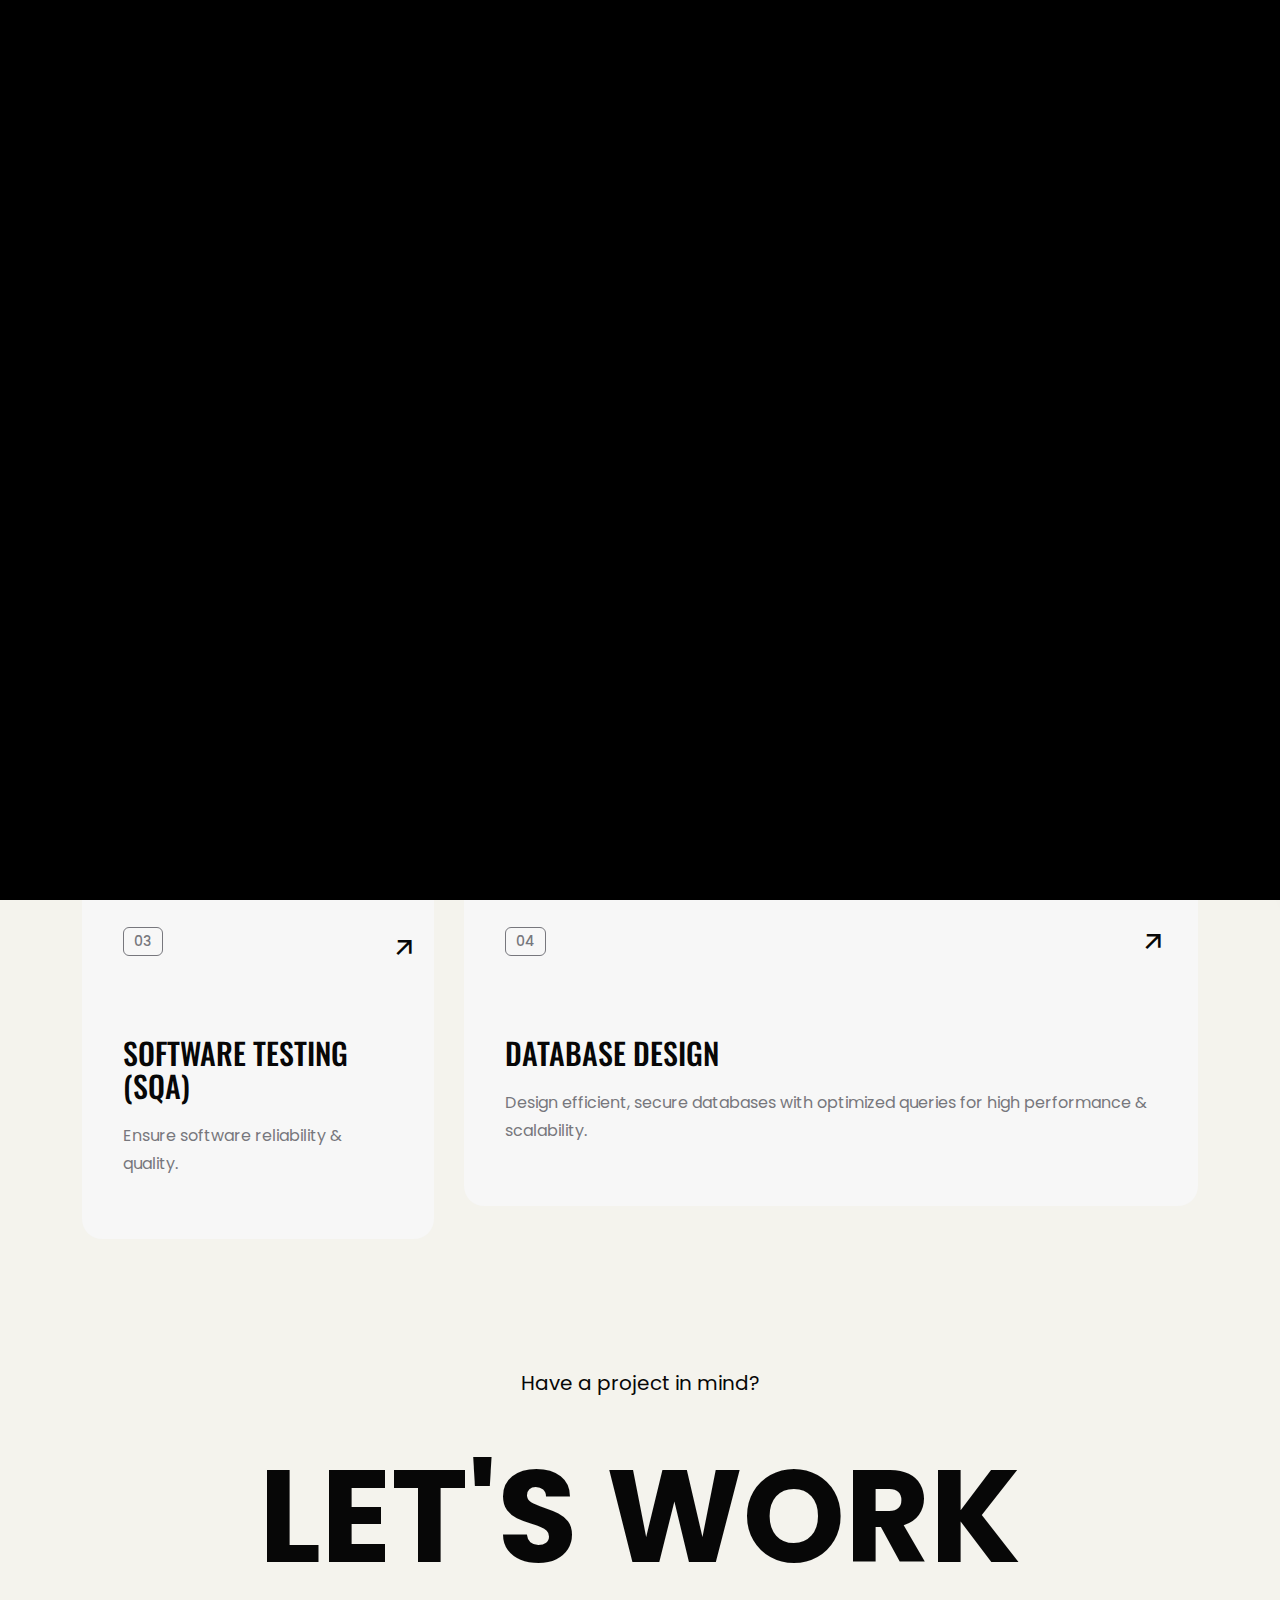
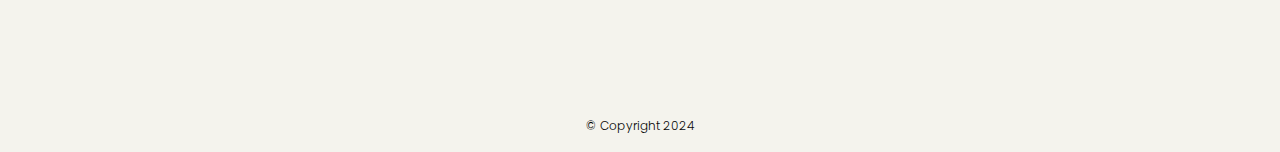
<file: service.html>
<!DOCTYPE html>
<html lang="en">

<head>

    <meta charset="utf-8">
    <meta http-equiv="X-UA-Compatible" content="IE=edge">
    <meta name="viewport" content="width=device-width, initial-scale=1">
    <meta name="description" content="Khaled Hossain's Portfolio">
    <meta name="keywords" content="personal, portfolio new, html, one page, bootstrap, new html template, design, creative, onepage, clean, modern">
    <meta name="author" content="Khaled Hossain">

    <title>Khaled Hossain's Portfolio</title>

    <link rel="icon" type="image/x-icon" href="assets/images/favicon.png">
    <link rel="preconnect" href="https://fonts.googleapis.com">
    <link rel="preconnect" href="https://fonts.gstatic.com" crossorigin>
    <link href="https://fonts.googleapis.com/css2?family=Oswald:wght@200..700&family=Poppins:ital,wght@0,100;0,200;0,300;0,400;0,500;0,600;0,700;0,800;0,900;1,100;1,200;1,300;1,400;1,500;1,600;1,700;1,800;1,900&display=swap" rel="stylesheet">
    <link rel="stylesheet" href="assets/css/bootstrap.min.css"/>
    <link rel="stylesheet" href="assets/css/font-awesome-pro.css"/>
    <link rel="stylesheet" href="assets/fonts/remixicon.css"/>
    <link rel="stylesheet" href="assets/css/magnific-popup.css">
    <link rel="stylesheet" href="assets/css/nice-select.min.css"/>
    <link rel="stylesheet" href="assets/css/animate.min.css"/>
    <link rel="stylesheet" href="assets/css/mobilemenu.css"/>
    <link rel="stylesheet" href="assets/css/slick.min.css"/>
    <link rel="stylesheet" href="assets/css/spacing.css"/>
    <link rel="stylesheet" href="assets/css/style.css"/>
    <link rel="stylesheet" href="assets/css/responsive.css">

    <script src="https://oss.maxcdn.com/html5shiv/3.7.2/html5shiv.min.js"></script>
    <script src="https://oss.maxcdn.com/respond/1.4.2/respond.min.js"></script>

</head>

<body>

<div class="preloader">
    <svg viewbox="0 0 1000 1000" preserveaspectratio="none">
        <path id="preloaderSvg" d="M0,1005S175,995,500,995s500,5,500,5V0H0Z"></path>
    </svg>
    <div class="preloader-heading">
        <div class="load-text">
            <span>L</span>
            <span>o</span>
            <span>a</span>
            <span>d</span>
            <span>i</span>
            <span>n</span>
            <span>g</span>
        </div>
    </div>
</div>

<div class="progress-wrap cursor-pointer">
    <i class="ri-arrow-up-s-line"></i>
    <svg class="progress-circle svg-content" width="100%" height="100%" viewBox="-1 -1 102 102">
        <path d="M50,1 a49,49 0 0,1 0,98 a49,49 0 0,1 0,-98"/>
    </svg>
</div>

<div id="magic-cursor">
    <div id="ball"></div>
</div>


<header class="main-header">
    <div class="header-upper">
        <div class="container">
            <div class="header-inner">
                <div class="row align-items-center">
                    <div class="col-xl-2 col-lg-2 col-md-6 col-6 col-sm-3">
                        <div class="logo-area">
                            <div class="logo">
                                <a href="index.html"><img src="assets/images/logo.png" alt=""></a>
                            </div>
                        </div>
                    </div>
                    <div class="col-xl-10 col-lg-10 col-md-6 col-6 col-sm-9">
                        <div class="main-menu">
                            <nav id="mobile-menu">
                                <ul>
                                    <li><a href="index.html" class="linkstyle">Home</a></li>
                                    <li><a href="about.html" class="linkstyle">About</a></li>
                                    <li><a href="service.html" class="linkstyle">Services</a></li>
                                    <!--                                    <li class="has-dropdown"><a href="projects.html" class="linkstyle">projects</a>-->
                                    <!--                                        <ul class="sub-menu">-->
                                    <!--                                            <li><a href="projects.html">Projects List</a></li>-->
                                    <!--                                            <li><a href="single-project.html">Single Portfolio</a></li>-->
                                    <!--                                        </ul>-->
                                    <!--                                    </li>-->
                                    <!--                                    <li><a href="blog.html" class="linkstyle">Blog</a></li>-->
                                    <li><a href="contact.html" class="linkstyle">Contact</a></li>
                                </ul>
                            </nav>
                        </div>
                        <div class="side-menu-icon d-lg-none text-end">
                            <a href="javascript:void(0)" class="info-toggle-btn f-right sidebar-toggle-btn"><i class="fal fa-bars"></i></a>
                        </div>
                    </div>
                </div>
            </div>
        </div>
    </div>
</header>

<div class="sidebar__area">
    <div class="sidebar__wrapper">
        <div class="sidebar__close">
            <button class="sidebar__close-btn" id="sidebar__close-btn">
                <i class="fal fa-times"></i>
            </button>
        </div>
        <div class="sidebar__content mt-50 mb-20">
            <div class="mobile-menu fix"></div>
        </div>
    </div>
</div>
<div class="body-overlay"></div>

<section class="single-page-hero-area">
    <div class="container">
        <div class="row align-items-center">
            <div class="col-lg-12">
                <h2>Services</h2>
            </div>
        </div>
    </div>
</section>

<section id="services" class="services-area no-padding">
    <div class="container">
        <div class="row">
            <div class="col-lg-8 col-md-7">
                <div class="service-item wow fadeInUp delay-0-2s">
                    <i class="ri-arrow-right-up-line"></i>
                    <h5>01</h5>
                    <h4>Web Application</h4>
                    <p>Build scalable, secure, and high-performance web applications tailored to your business needs using modern frameworks like Laravel and Vue.js.</p>
                </div>
            </div>
            <div class="col-lg-4 col-md-5">
                <div class="service-item wow fadeInUp delay-0-4s">
                    <i class="ri-arrow-right-up-line"></i>
                    <h5>02</h5>
                    <h4>API Development</h4>
                    <p>Build and integrate RESTful APIs for seamless system communication.</p>
                </div>
            </div>
            <div class="col-lg-4 col-md-5">
                <div class="service-item wow fadeInUp delay-0-6s">
                    <i class="ri-arrow-right-up-line"></i>
                    <h5>03</h5>
                    <h4>Software Testing (SQA)</h4>
                    <p>Ensure software reliability & quality.</p>
                </div>
            </div>
            <div class="col-lg-8 col-md-7">
                <div class="service-item wow fadeInUp delay-0-8s">
                    <i class="ri-arrow-right-up-line"></i>
                    <h5>04</h5>
                    <h4>Database Design</h4>
                    <p>Design efficient, secure databases with optimized queries for high performance & scalability.</p>
                </div>
            </div>
        </div>
    </div>
</section>

<footer class="main-footer">
    <div class="container">
        <div class="row">
            <div class="col-lg-12">
                <div class="footer-top">
                    <p>Have a project in mind?</p>
                    <h2>
                        <a href="mailto:khaledhossain.dev@hotmail.com">let's work</a>
                    </h2>
                </div>
            </div>
        </div>
        <div class="row">
            <div class="col-lg-12 col-sm-12">
                <p class="copy-right-text">&copy;&nbsp;Copyright 2024</p>
            </div>
        </div>
    </div>
</footer>

<script src="assets/js/jquery-3.6.0.min.js"></script>
<script src="assets/js/bootstrap.min.js"></script>
<script src="assets/js/appear.min.js"></script>
<script src="assets/js/jquery.magnific-popup.min.js"></script>
<script src="assets/js/mobilemenu.js"></script>
<script src="assets/js/gsap.min.js"></script>
<script src="assets/js/ScrollTrigger.min.js"></script>
<script src="assets/js/lenis.js"></script>
<script src="assets/js/slick.min.js"></script>
<script src="assets/js/jquery.nice-select.min.js"></script>
<script src="assets/js/imagesloaded.pkgd.min.js"></script>
<script src="assets/js/isotope.pkgd.min.js"></script>
<script src="assets/js/wow.min.js"></script>
<script src="assets/js/script.js"></script>

</body>
</html>
</file>
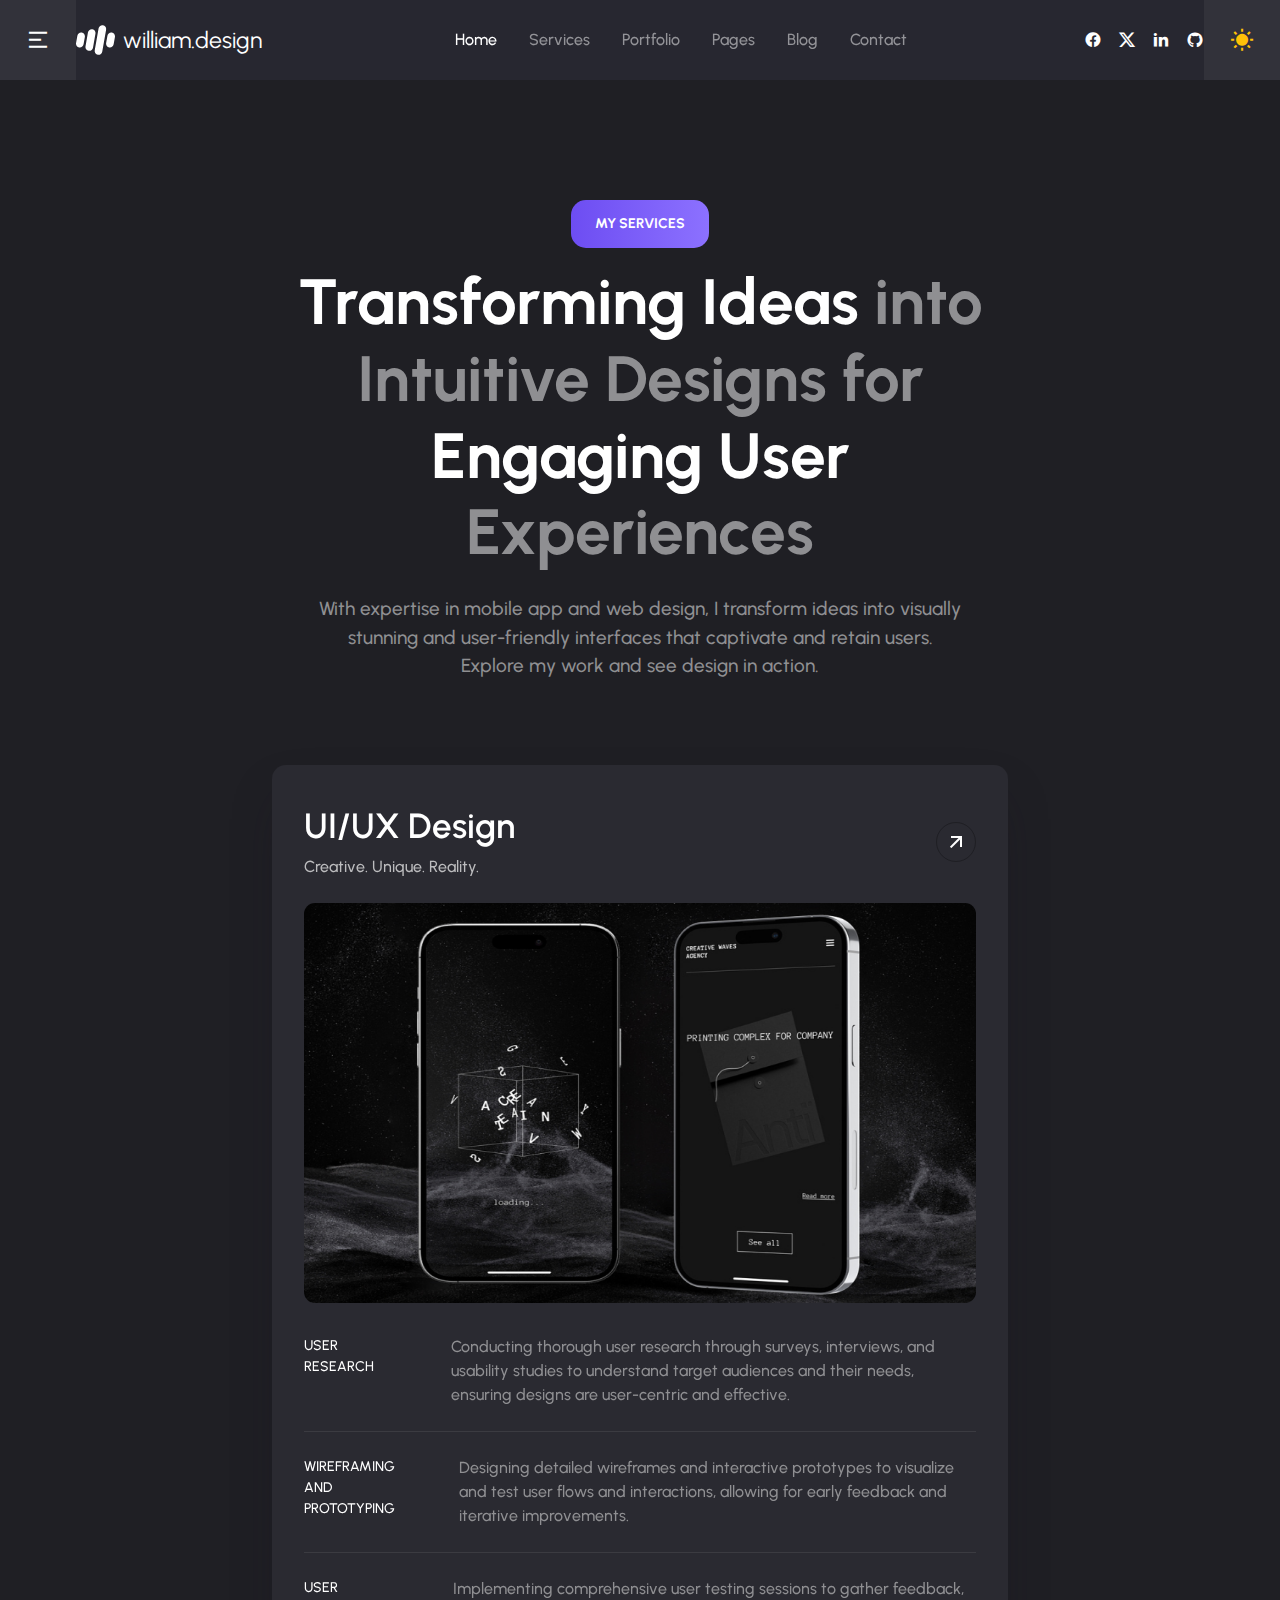
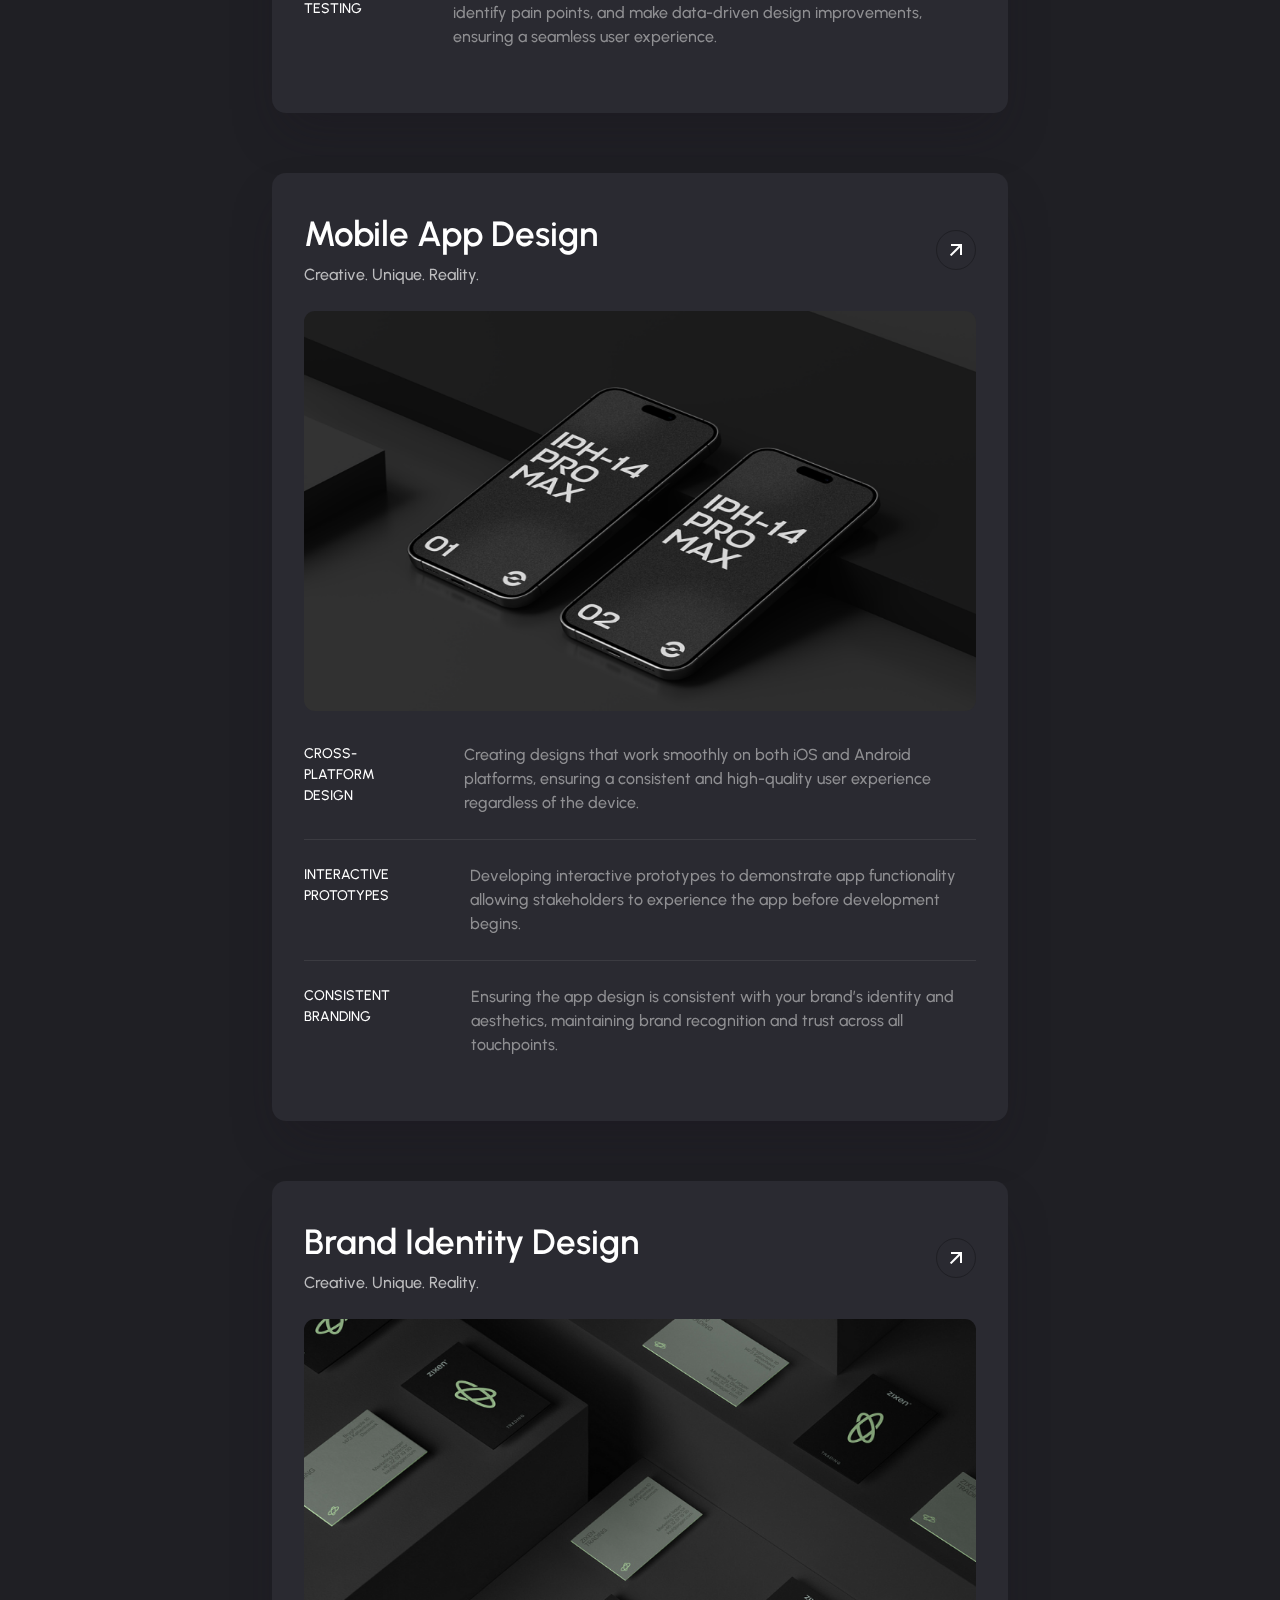
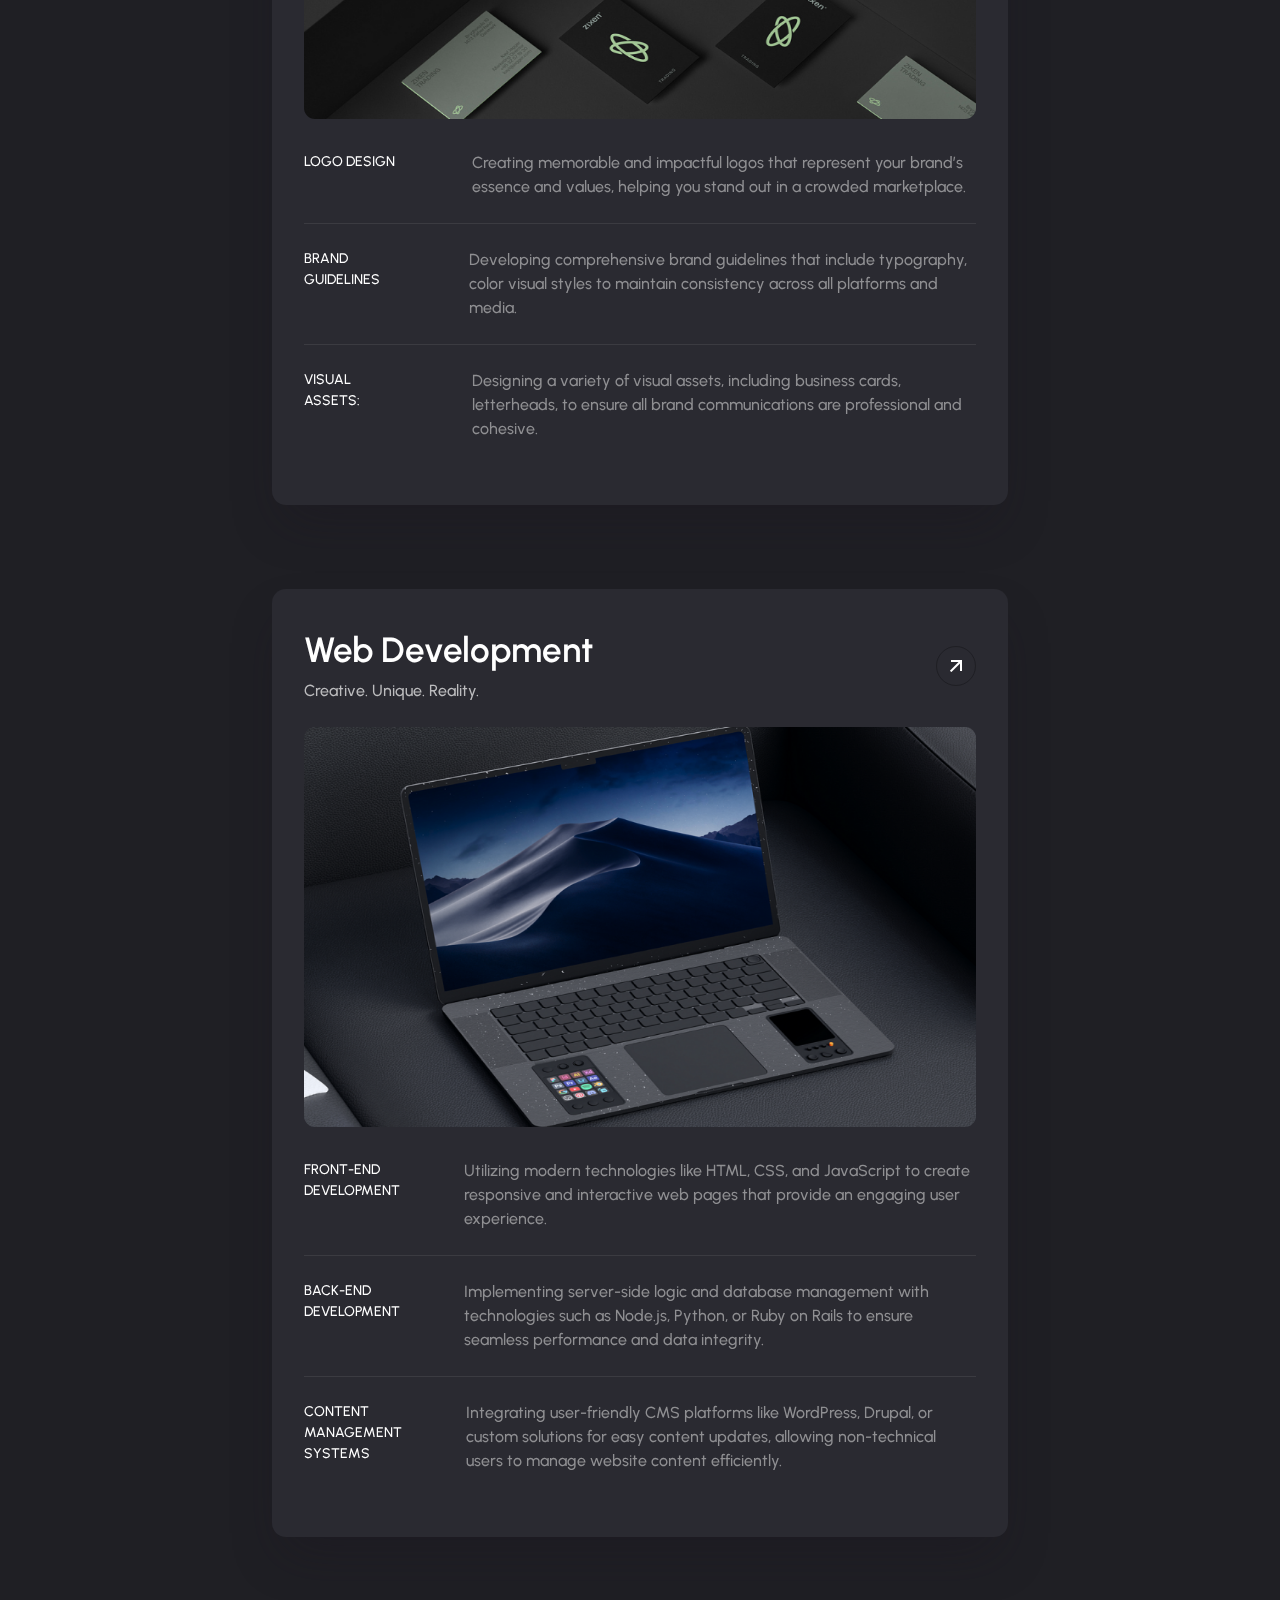
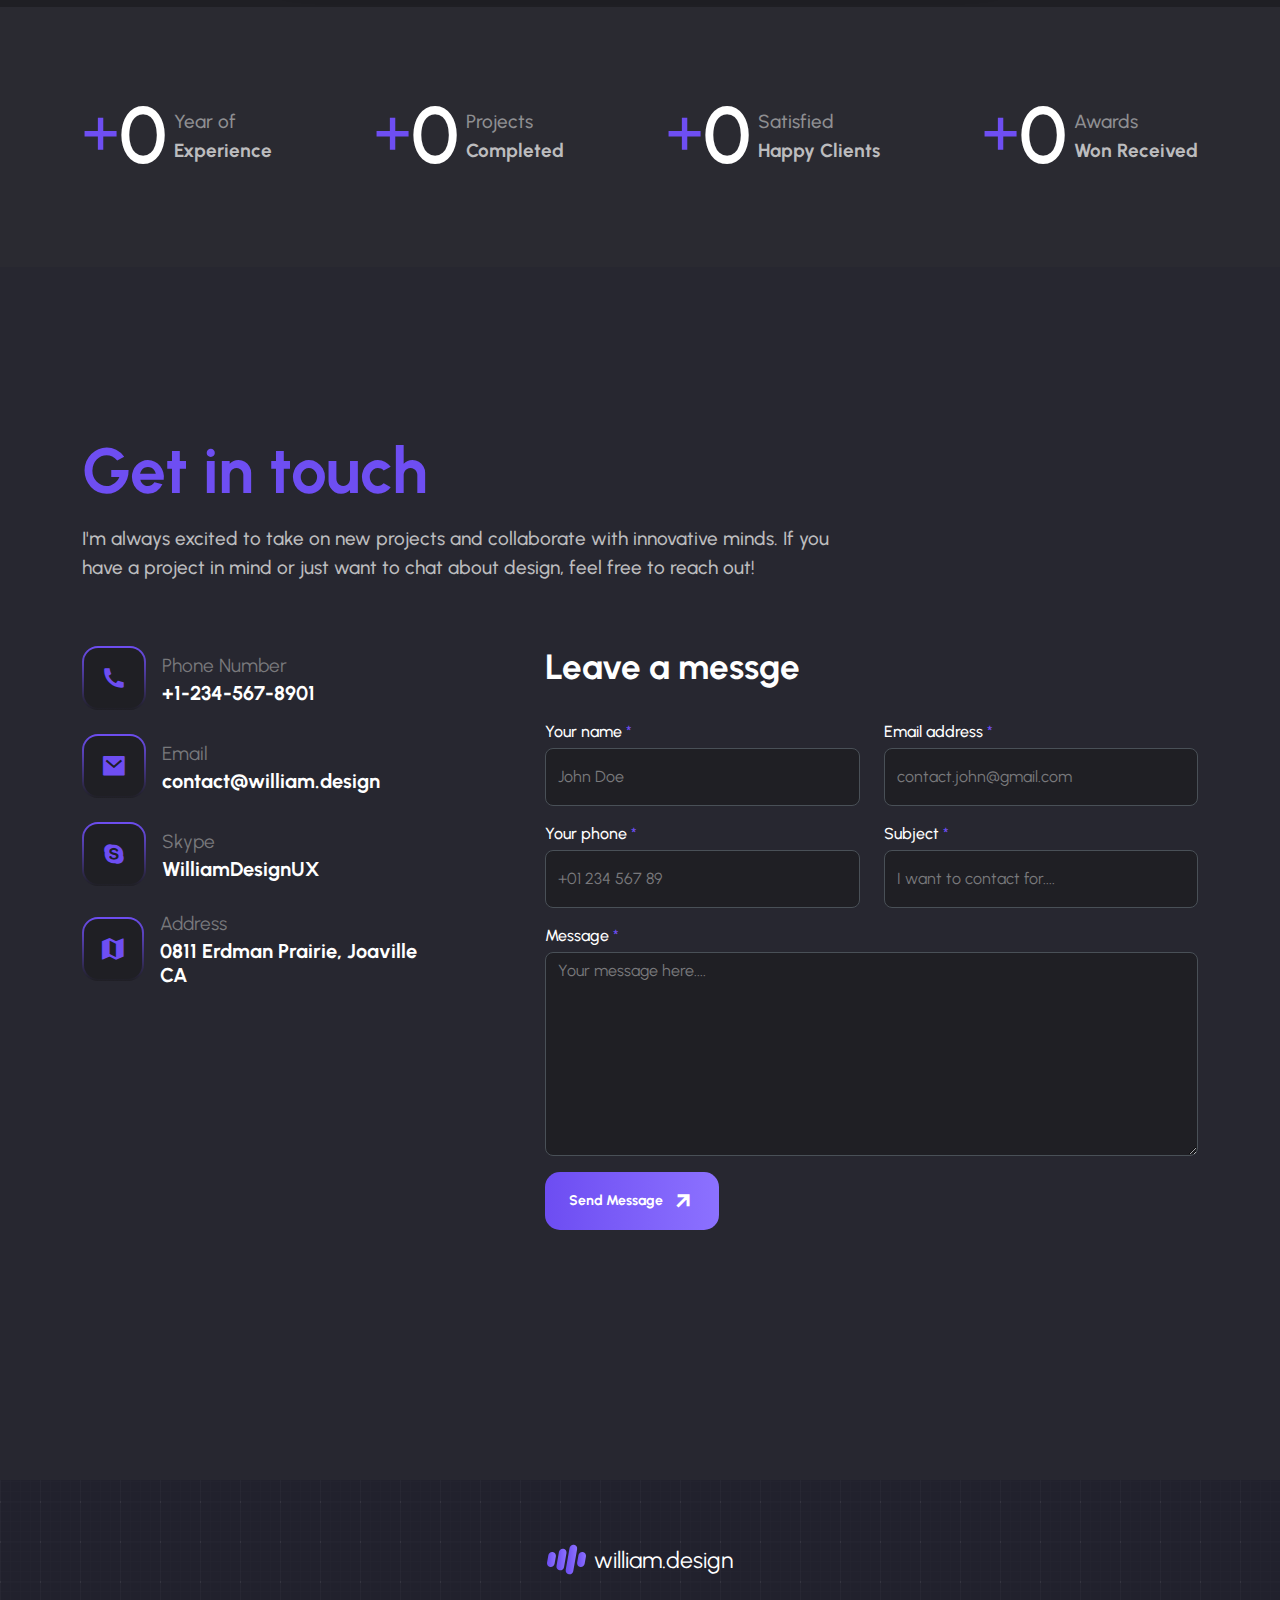
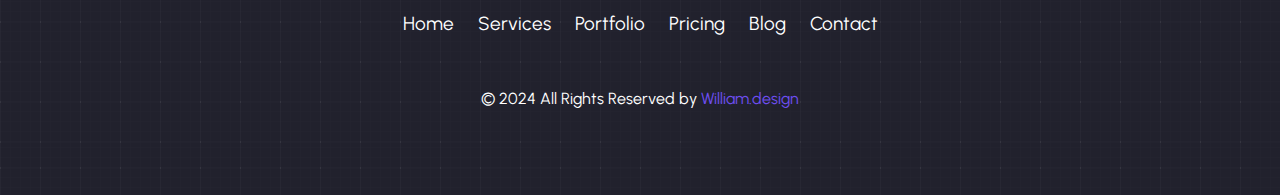
<file: services.html>
<!doctype html>
<html lang="en" data-bs-theme="dark">
    <head>
        <meta charset="UTF-8" />
<meta name="viewport" content="width=device-width, initial-scale=1.0" />
<meta http-equiv="x-ua-compatible" content="ie=edge" />
<title>William - Services</title>
<script src="assets/js/vendors/color-modes.js"></script>
<!-- Favicon icon-->
<link rel="shortcut icon" type="image/x-icon" href="assets/imgs/template/favicon-gradient.svg" />
<!-- Libs CSS -->
<link rel="stylesheet" href="assets/css/vendors/bootstrap.min.css" />
<link rel="stylesheet" href="assets/css/vendors/swiper-bundle.min.css" />
<link rel="stylesheet" href="assets/css/vendors/aos.css" />
<link rel="stylesheet" href="assets/css/vendors/odometer.css" />
<link rel="stylesheet" href="assets/css/vendors/carouselTicker.css" />
<link rel="stylesheet" href="assets/css/vendors/magnific-popup.css" />
<link rel="stylesheet" href="assets/fonts/remixicon/remixicon.css" />
<link rel="stylesheet" href="assets/fonts/satoshi/satoshi.css" />
<!-- Fonts -->
<link rel="preconnect" href="https://fonts.googleapis.com" />
<link rel="preconnect" href="https://fonts.gstatic.com" crossorigin />
<link href="https://fonts.googleapis.com/css2?family=DM+Mono:wght@300;400;500&family=Playfair+Display:wght@400..900&family=Urbanist:wght@100..900&display=swap" rel="stylesheet" />
<!-- Main CSS -->
<link rel="stylesheet" href="assets/css/main.css" />

    </head>

    <body>
        <!-- prettier-ignore -->
        <!--Preloader-->
<div id="preloader">
    <div class="loader-cover">
        <div class="loader-container">
            <div class="loader-icon"></div>
        </div>
    </div>
</div>
<!--Preloader-end -->

        <!-- Navbar -->
<header>
    <nav class="navbar navbar-expand-lg navbar-light w-100 flex-nowrap z-999 p-0">
        <a href="#" class="navbar-menu p-4 text-center square-100 menu-tigger icon_80 icon-shape d-none d-md-flex" data-bs-target=".offCanvas__info" aria-controls="offCanvas__info">
            <i class="ri-menu-2-line"></i>
        </a>
        <div class="container py-3 px-0">
            <a class="navbar-brand d-flex main-logo align-items-center ms-lg-0 ms-md-5 ms-3" href="index.html">
                <img src="assets/imgs/template/favicon.svg" alt="zelio" />
                <span class="fs-4 ms-2">william.design</span>
            </a>
            <div class="d-none d-lg-flex"><div class="main-menu">
    <ul class="navbar-nav me-auto mb-2 mb-lg-0">
        <li class="nav-item has-children">
            <a class="nav-link active" href="#">Home</a>
            <ul class="sub-menu">
                <li><a href="index.html">Landing page</a></li>
                <li><a href="index-1.html">Home 1 - Designer</a></li>
                <li><a href="index-2.html">Home 2 - Developer</a></li>
                <li><a href="index-3.html">Home 3 - Author</a></li>
            </ul>
        </li>

        <li class="nav-item">
            <a class="nav-link" href="services.html">Services</a>
        </li>
        <li class="nav-item">
            <a class="nav-link" href="work.html">Portfolio</a>
        </li>

        <li class="nav-item  has-children">
            <a class="nav-link" href="#">Pages</a>
            <ul class="sub-menu">
                <li><a href="pricing.html">Pricing</a></li>
                <li><a href="coming-soon.html">Coming Soon</a></li>
                <li><a href="404.html">404</a></li>
            </ul>
        </li>

        <li class="nav-item">
            <a class="nav-link" href="blog-list.html">Blog</a>
        </li>
        <li class="nav-item">
            <a class="nav-link" href="#contact">Contact</a>
        </li>
    </ul>
</div>
</div>
            <div class="navbar-social d-flex align-items-center pe-5 pe-lg-0 me-5 me-lg-0">
                <div class="d-md-flex d-none gap-3">
                    <a href="http://facebook.com">
                        <i class="ri-facebook-circle-fill fs-18"></i>
                    </a>
                    <a href="http://twitter.com">
                        <i class="ri-twitter-x-fill fs-18"></i>
                    </a>
                    <a href="http://linkedin.com">
                        <i class="ri-linkedin-fill fs-18"></i>
                    </a>
                    <a href="http://github.com">
                        <i class="ri-github-fill fs-18"></i>
                    </a>
                </div>
                <div class="burger-icon burger-icon-white border rounded-3">
                    <span class="burger-icon-top"></span>
                    <span class="burger-icon-mid"></span>
                    <span class="burger-icon-bottom"></span>
                </div>
            </div>
        </div>
        <div class="dark-light-switcher pe-10 pe-lg-0 pe-0 ps-md-5 ps-0 ps-lg-4 pe-lg-4 d-flex justify-content-center align-items-center icon_80 @@classList">
    <i class="ri-sun-fill text-warning"></i>
    <i class="ri-contrast-2-line text-white"></i>
</div>

    </nav>
    <!-- offCanvas-menu -->
<div class="offCanvas__info">
    <div class="offCanvas__close-icon menu-close">
        <button><i class="ri-close-line"></i></button>
    </div>
    <div class="offCanvas__logo mb-5"><h3 class="mb-0">Get in touch</h3></div>
    <div class="offCanvas__side-info mb-30">
        <div class="contact-list mb-30">
            <p class="fs-6 fw-medium text-200 mb-5">I'm always excited to take on new projects and collaborate with innovative minds.</p>
            <div class="mb-3">
                <span class="text-400 fs-5">Phone Number</span>
                <p class="mb-0">+1-234-567-8901</p>
            </div>
            <div class="mb-3">
                <span class="text-400 fs-5">Email</span>
                <p class="mb-0">contact@william.design</p>
            </div>
            <div class="mb-3">
                <span class="text-400 fs-5">Skype</span>
                <p class="mb-0">WilliamDesignUX</p>
            </div>
            <div class="mb-3">
                <span class="text-400 fs-5">Address</span>
                <p class="mb-0">0811 Erdman Prairie Road, Joaville, California 90210</p>
            </div>
        </div>

        <div class="contact-list">
            <p class="text-400 fs-5 mb-2">Social</p>
            <div class="d-md-flex d-none gap-3">
                <a href="http://facebook.com">
                    <i class="ri-facebook-circle-fill fs-18"></i>
                </a>
                <a href="http://twitter.com">
                    <i class="ri-twitter-x-fill fs-18"></i>
                </a>
                <a href="http://linkedin.com">
                    <i class="ri-linkedin-fill fs-18"></i>
                </a>
                <a href="http://github.com">
                    <i class="ri-github-fill fs-18"></i>
                </a>
            </div>
        </div>
    </div>
</div>
<div class="offCanvas__overly"></div>
 <div class="mobile-header-active mobile-header-wrapper-style perfect-scrollbar button-bg-2">
    <div class="mobile-header-wrapper-inner">
        <div class="mobile-header-logo">
            <a class="d-flex main-logo align-items-center d-inline-flex" href="index.html">
                <img src="assets/imgs/footer-1/logo.svg" alt="zelio" />
                <span class="fs-4 ms-2 text-dark">william.design</span>
            </a>
            <div class="burger-icon burger-icon-white border rounded-3">
                <span class="burger-icon-top"></span>
                <span class="burger-icon-mid"></span>
                <span class="burger-icon-bottom"></span>
            </div>
        </div>
        <div class="mobile-header-content-area">
            <div class="perfect-scroll">
                <div class="mobile-menu-wrap mobile-header-border">
                    <nav>
                        <ul class="mobile-menu font-heading ps-0">
                            <li class="nav-item has-children">
                                <a class="nav-link active" href="#">Home</a>
                                <ul class="sub-menu">
                                    <li><a href="index.html">Landing page</a></li>
                                    <li><a href="index-1.html">Home 1 - Designer</a></li>
                                    <li><a href="index-2.html">Home 2 - Developer</a></li>
                                    <li><a href="index-3.html">Home 3 - Author</a></li>
                                </ul>
                            </li>

                            <li class="nav-item">
                                <a class="nav-link" href="services.html">Services</a>
                            </li>
                            <li class="nav-item">
                                <a class="nav-link" href="work.html">Portfolio</a>
                            </li>

                            <li class="nav-item">
                                <a class="nav-link" href="pricing.html">Pricing</a>
                            </li>

                            <li class="nav-item">
                                <a class="nav-link" href="blog-list.html">Blog</a>
                            </li>
                            <li class="nav-item">
                                <a class="nav-link" href="#contact">Contact</a>
                            </li>
                        </ul>
                    </nav>
                </div>
            </div>
        </div>
    </div>
</div>

</header>

        <main>
            <!-- prettier-ignore -->
            <!-- services list -->
<section class="section-service-list pt-120 pb-150">
    <div class="container">
        <div class="row">
            <div class="col-lg-8 mx-lg-auto">
                <div class="text-center">
                    <div class="btn btn-gradient d-inline-block text-uppercase">My Services</div>
                    <h3 class="ds-3 mt-3 mb-4 text-dark">
                        Transforming Ideas
                        <span class="text-300">into Intuitive Designs for</span>
                        Engaging User
                        <span class="text-300">Experiences</span>
                    </h3>
                    <p class="text-300 fs-5">
                        With expertise in mobile app and web design, I transform ideas into visually <br />
                        stunning and user-friendly interfaces that captivate and retain users. <br />
                        Explore my work and see design in action.
                    </p>
                </div>
                <div class="card-scroll mt-8">
                    <div class="cards">
                        <!--prettier-ignore-->
                        <div class="card-custom" data-index="0">
    <div class="card__inner bg-6 px-md-5 py-md-6 px-3 py-4">
        <div class="card__title d-flex align-items-center mb-md-4 mb-3">
            <a href="#" class="card_title_link">
                <h3 class="fw-semibold mb-2">UI/UX Design</h3>
                <p class="mb-0">Creative. Unique. Reality.</p>
            </a>
            <a href="#" class="card-icon border text-dark border-dark icon-shape ms-auto icon-md rounded-circle">
                <i class="ri-arrow-right-up-line"></i>
            </a>
        </div>
        <div class="card__image-container zoom-img position-relative">
            <img class="card__image" src="assets/imgs/services-list/img-1.png" alt="zelio" />
            <a href="#" class="card-image-overlay position-absolute start-0 end-0 w-100 h-100"></a>
        </div>
        <div class="card__content mt-lg-5 mt-md-4 mt-3 pb-4">
            <div class="d-md-flex content">
                <p class="fs-7 text-dark text-uppercase w-md-40 pe-8 mb-2 d-inline-block">User Research</p>
                <p class="card__description text-300 fs-6 mb-0">Conducting thorough user research through surveys, interviews, and usability studies to understand target audiences and their needs, ensuring designs are user-centric and effective.</p>
            </div>
            <div class="d-md-flex content">
                <p class="fs-7 text-dark text-uppercase w-md-40 pe-8 mb-2 d-inline-block">Wireframing and Prototyping</p>
                <p class="card__description text-300 fs-6 mb-0">Designing detailed wireframes and interactive prototypes to visualize and test user flows and interactions, allowing for early feedback and iterative improvements.</p>
            </div>
            <div class="d-md-flex content">
                <p class="fs-7 text-dark text-uppercase w-md-40 pe-8 mb-2 d-inline-block">User Testing</p>
                <p class="card__description text-300 fs-6 mb-0">Implementing comprehensive user testing sessions to gather feedback, identify pain points, and make data-driven design improvements, ensuring a seamless user experience.</p>
            </div>
        </div>
    </div>
</div>
<div class="card-custom" data-index="0">
    <div class="card__inner bg-6 px-md-5 py-md-6 px-3 py-4">
        <div class="card__title d-flex align-items-center mb-md-4 mb-3">
            <a href="#" class="card_title_link">
                <h3 class="fw-semibold mb-2">Mobile App Design</h3>
                <p class="mb-0">Creative. Unique. Reality.</p>
            </a>
            <a href="#" class="card-icon border text-dark border-dark icon-shape ms-auto icon-md rounded-circle">
                <i class="ri-arrow-right-up-line"></i>
            </a>
        </div>
        <div class="card__image-container zoom-img position-relative">
            <img class="card__image" src="assets/imgs/services-list/img-2.png" alt="zelio" />
            <a href="#" class="card-image-overlay position-absolute start-0 end-0 w-100 h-100"></a>
        </div>
        <div class="card__content mt-lg-5 mt-md-4 mt-3 pb-4">
            <div class="d-md-flex content">
                <p class="fs-7 text-dark text-uppercase w-md-40 pe-8 mb-2 d-inline-block">Cross-Platform Design</p>
                <p class="card__description text-300 fs-6 mb-0">Creating designs that work smoothly on both iOS and Android platforms, ensuring a consistent and high-quality user experience regardless of the device.</p>
            </div>
            <div class="d-md-flex content">
                <p class="fs-7 text-dark text-uppercase w-md-40 pe-8 mb-2 d-inline-block">Interactive Prototypes</p>
                <p class="card__description text-300 fs-6 mb-0">Developing interactive prototypes to demonstrate app functionality allowing stakeholders to experience the app before development begins.</p>
            </div>
            <div class="d-md-flex content">
                <p class="fs-7 text-dark text-uppercase w-md-40 pe-8 mb-2 d-inline-block">Consistent Branding</p>
                <p class="card__description text-300 fs-6 mb-0">Ensuring the app design is consistent with your brand’s identity and aesthetics, maintaining brand recognition and trust across all touchpoints.</p>
            </div>
        </div>
    </div>
</div>
<div class="card-custom" data-index="0">
    <div class="card__inner bg-6 px-md-5 py-md-6 px-3 py-4">
        <div class="card__title d-flex align-items-center mb-md-4 mb-3">
            <a href="#" class="card_title_link">
                <h3 class="fw-semibold mb-2">Brand Identity Design</h3>
                <p class="mb-0">Creative. Unique. Reality.</p>
            </a>
            <a href="#" class="card-icon border text-dark border-dark icon-shape ms-auto icon-md rounded-circle">
                <i class="ri-arrow-right-up-line"></i>
            </a>
        </div>
        <div class="card__image-container zoom-img position-relative">
            <img class="card__image" src="assets/imgs/services-list/img-3.png" alt="zelio" />
            <a href="#" class="card-image-overlay position-absolute start-0 end-0 w-100 h-100"></a>
        </div>
        <div class="card__content mt-lg-5 mt-md-4 mt-3 pb-4">
            <div class="d-md-flex content">
                <p class="fs-7 text-dark text-uppercase w-md-40 pe-8 mb-2 d-inline-block">Logo Design</p>
                <p class="card__description text-300 fs-6 mb-0">Creating memorable and impactful logos that represent your brand’s essence and values, helping you stand out in a crowded marketplace.</p>
            </div>
            <div class="d-md-flex content">
                <p class="fs-7 text-dark text-uppercase w-md-40 pe-8 mb-2 d-inline-block">Brand Guidelines</p>
                <p class="card__description text-300 fs-6 mb-0">Developing comprehensive brand guidelines that include typography, color visual styles to maintain consistency across all platforms and media.</p>
            </div>
            <div class="d-md-flex content">
                <p class="fs-7 text-dark text-uppercase w-md-40 pe-8 mb-2 d-inline-block">Visual Assets:</p>
                <p class="card__description text-300 fs-6 mb-0">Designing a variety of visual assets, including business cards, letterheads, to ensure all brand communications are professional and cohesive.</p>
            </div>
        </div>
    </div>
</div>
<div class="card-custom" data-index="0">
    <div class="card__inner bg-6 px-md-5 py-md-6 px-3 py-4">
        <div class="card__title d-flex align-items-center mb-md-4 mb-3">
            <a href="#" class="card_title_link">
                <h3 class="fw-semibold mb-2">Web Development</h3>
                <p class="mb-0">Creative. Unique. Reality.</p>
            </a>
            <a href="#" class="card-icon border text-dark border-dark icon-shape ms-auto icon-md rounded-circle">
                <i class="ri-arrow-right-up-line"></i>
            </a>
        </div>
        <div class="card__image-container zoom-img position-relative">
            <img class="card__image" src="assets/imgs/services-list/img-4.png" alt="zelio" />
            <a href="#" class="card-image-overlay position-absolute start-0 end-0 w-100 h-100"></a>
        </div>
        <div class="card__content mt-lg-5 mt-md-4 mt-3 pb-4">
            <div class="d-md-flex content">
                <p class="fs-7 text-dark text-uppercase w-md-40 pe-8 mb-2 d-inline-block">Front-End Development</p>
                <p class="card__description text-300 fs-6 mb-0">Utilizing modern technologies like HTML, CSS, and JavaScript to create responsive and interactive web pages that provide an engaging user experience.</p>
            </div>
            <div class="d-md-flex content">
                <p class="fs-7 text-dark text-uppercase w-md-40 pe-8 mb-2 d-inline-block">Back-End Development</p>
                <p class="card__description text-300 fs-6 mb-0">Implementing server-side logic and database management with technologies such as Node.js, Python, or Ruby on Rails to ensure seamless performance and data integrity.</p>
            </div>
            <div class="d-md-flex content">
                <p class="fs-7 text-dark text-uppercase w-md-40 pe-8 mb-2 d-inline-block">Content Management Systems</p>
                <p class="card__description text-300 fs-6 mb-0">Integrating user-friendly CMS platforms like WordPress, Drupal, or custom solutions for easy content updates, allowing non-technical users to manage website content efficiently.</p>
            </div>
        </div>
    </div>
</div>

                    </div>
                </div>
            </div>
        </div>
    </div>
</section>

            <!--Static 1-->
<div class="section-static-1 position-relative overflow-hidden z-0 py-8 bg-6">
    <div class="container">
        <div class="inner">
            <div class="row align-items-center justify-content-between">
                <div class="col-lg-auto col-md-6">
                    <div class="counter-item-cover counter-item">
                        <div class="content text-center mx-auto d-flex align-items-center">
                            <span class="ds-3 count text-primary fw-medium my-0">+<span class="odometer ds-1 text-dark fw-semibold" data-count="12"></span></span>
                            <div class="text-start ms-2">
                                <p class="fs-5 mb-0 text-300">Year of</p>
                                <p class="fs-5 mb-0 fw-bold">Experience</p>
                            </div>
                        </div>
                    </div>
                </div>
                <div class="col-lg-auto col-md-6">
                    <div class="counter-item-cover counter-item">
                        <div class="content text-center mx-auto d-flex align-items-center">
                            <span class="ds-3 count text-primary fw-medium my-0">+<span class="odometer ds-1 text-dark fw-semibold" data-count="250"></span></span>
                            <div class="text-start ms-2">
                                <p class="fs-5 mb-0 text-300">Projects</p>
                                <p class="fs-5 mb-0 fw-bold">Completed</p>
                            </div>
                        </div>
                    </div>
                </div>
                <div class="col-lg-auto col-md-6">
                    <div class="counter-item-cover counter-item">
                        <div class="content text-center mx-auto d-flex align-items-center">
                            <span class="ds-3 count text-primary fw-medium my-0">+<span class="odometer ds-1 text-dark fw-semibold" data-count="680"></span></span>
                            <div class="text-start ms-2">
                                <p class="fs-5 mb-0 text-300">Satisfied</p>
                                <p class="fs-5 mb-0 fw-bold">Happy Clients</p>
                            </div>
                        </div>
                    </div>
                </div>
                <div class="col-lg-auto col-md-6">
                    <div class="counter-item-cover counter-item">
                        <div class="content text-center mx-auto d-flex align-items-center">
                            <span class="ds-3 count text-primary fw-medium my-0">+<span class="odometer ds-1 text-dark fw-semibold" data-count="18"></span></span>
                            <div class="text-start ms-2">
                                <p class="fs-5 mb-0 text-300">Awards</p>
                                <p class="fs-5 mb-0 fw-bold">Won Received</p>
                            </div>
                        </div>
                    </div>
                </div>
            </div>
        </div>
    </div>
</div>

            <!-- Contact 1-->
<section id="contact" class="section-contact-1 bg-900 position-relative pt-150 pb-lg-250 pb-150 overflow-hidden">
    <div class="container position-relative z-1">
        <h3 class="ds-3 mt-3 mb-3 text-primary">Get in touch</h3>
        <span class="fs-5 fw-medium text-200">
            I'm always excited to take on new projects and collaborate with innovative minds. If you
            <br />
            have a project in mind or just want to chat about design, feel free to reach out!
        </span>
        <div class="row mt-8">
            <div class="col-lg-4 d-flex flex-column">
                <div class="d-flex align-items-center mb-4 position-relative d-inline-flex">
                    <div class="bg-white icon-flip position-relative icon-shape icon-xxl border-linear-2 border-2 rounded-4">
                        <i class="ri-phone-fill text-primary fs-26"></i>
                    </div>
                    <div class="ps-3">
                        <span class="text-400 fs-5">Phone Number</span>
                        <h6 class="mb-0">+1-234-567-8901</h6>
                    </div>
                    <a href="tel:+1-234-567-8901" class="position-absolute top-0 start-0 w-100 h-100"></a>
                </div>
                <div class="d-flex align-items-center mb-4 position-relative d-inline-flex">
                    <div class="bg-white icon-flip position-relative icon-shape icon-xxl border-linear-2 border-2 rounded-4">
                        <i class="ri-mail-fill text-primary fs-26"></i>
                    </div>
                    <div class="ps-3">
                        <span class="text-400 fs-5">Email</span>
                        <h6 class="mb-0">contact@william.design</h6>
                    </div>
                    <a href="mailto:someone@example.com" class="position-absolute top-0 start-0 w-100 h-100"></a>
                </div>
                <div class="d-flex align-items-center mb-4 position-relative d-inline-flex">
                    <div class="bg-white icon-flip position-relative icon-shape icon-xxl border-linear-2 border-2 rounded-4">
                        <i class="ri-skype-fill text-primary fs-26"></i>
                    </div>
                    <div class="ps-3">
                        <span class="text-400 fs-5">Skype</span>
                        <h6 class="mb-0">WilliamDesignUX</h6>
                    </div>
                    <a href="skype:SKYPENAME?add" class="position-absolute top-0 start-0 w-100 h-100"></a>
                </div>
                <div class="d-flex align-items-center mb-4 position-relative d-inline-flex">
                    <div class="bg-white icon-flip position-relative icon-shape icon-xxl border-linear-2 border-2 rounded-4">
                        <i class="ri-map-2-fill text-primary fs-26"></i>
                    </div>
                    <div class="ps-3">
                        <span class="text-400 fs-5">Address</span>
                        <h6 class="mb-0">0811 Erdman Prairie, Joaville CA</h6>
                    </div>
                    <a href="https://maps.google.com/maps?q=1st+avenue,New+York" class="position-absolute top-0 start-0 w-100 h-100"></a>
                </div>
            </div>
            <div class="col-lg-7 offset-lg-1 ps-lg-0 pt-5 pt-lg-0">
                <div class="position-relative">
                    <div class="position-relative z-2">
                        <h3>Leave a messge</h3>
                        <form action="#">
                            <div class="row mt-3">
                                <div class="col-md-6 ">
                                    <label class="mb-1 mt-3 text-dark" for="name">Your name <span class="text-primary">*</span></label>
                                    <input type="text" class="form-control border rounded-3" id="name" name="name" placeholder="John Doe" aria-label="username" />
                                </div>
                                <div class="col-md-6">
                                    <label class="mb-1 mt-3 text-dark" for="email">Email address <span class="text-primary">*</span></label>
                                    <input type="text" class="form-control border rounded-3" id="email" name="email" placeholder="contact.john@gmail.com" aria-label="email" />
                                </div>
                                <div class="col-md-6">
                                    <label class="mb-1 mt-3 text-dark" for="phone">Your phone <span class="text-primary">*</span></label>
                                    <input type="text" class="form-control border rounded-3" id="phone" name="phone" placeholder="+01 234 567 89" aria-label="phone" />
                                </div>
                                <div class="col-md-6">
                                    <label class="mb-1 mt-3 text-dark" for="subject">Subject <span class="text-primary">*</span></label>
                                    <input type="text" class="form-control border rounded-3" id="subject" name="subject" placeholder="I want to contact for...." aria-label="subject" />
                                </div>
                                <div class="col-12">
                                    <label class="mb-1 mt-3 text-dark" for="message">Message <span class="text-primary">*</span></label>
                                    <textarea class="form-control border rounded-3 pb-10" id="message" name="message" placeholder="Your message here...." aria-label="With textarea"></textarea>
                                </div>
                                <div class="col-12">
                                    <button type="submit" class="btn btn-gradient mt-3">
                                        Send Message
                                        <i class="ri-arrow-right-up-line"></i>
                                    </button>
                                </div>
                            </div>
                        </form>
                    </div>
                    <div class="z-0 bg-primary-dark rectangle-bg z-1 rounded-3"></div>
                </div>
            </div>
        </div>
    </div>
    <div class="scroll-move-right position-absolute bottom-0 start-50 translate-middle-x bg-900 overflow-hidden">
        <div class="wow img-custom-anim-top">
            <h3 class="stroke fs-280 text-lowercase text-900 mb-0 lh-1">william.design</h3>
        </div>
    </div>
</section>

        </main>
        <!-- prettier-ignore -->
        <!-- Footer -->
<footer>
    <div class="section-footer position-relative pt-60 pb-60 bg-secondary-1">
        <div class="container position-relative z-1">
            <div class="text-center">
                <a class="d-flex main-logo align-items-center d-inline-flex" href="index.html">
                    <img src="assets/imgs/footer-1/logo.svg" alt="zelio" />
                    <span class="fs-4 ms-2 text-white-keep">william.design</span>
                </a>
                <div class="navigation d-none d-md-flex align-items-center justify-content-center flex-wrap gap-4 my-4">
                    <a href="index.html" class="fs-5">
                        Home
                    </a>                   
                    <a href="services.html" class="fs-5">
                        Services
                    </a>
                    <a href="work.html" class="fs-5">
                        Portfolio
                    </a>
                    <a href="pricing.html" class="fs-5">
                        Pricing
                    </a>
                    <a href="blog-list.html" class="fs-5">
                        Blog
                    </a>
                    <a href="#contact" class="fs-5">
                        Contact
                    </a>
                </div>
            </div>
            <div class="row text-center py-4">
                <span class="fs-6 text-white-keep">© 2024 All Rights Reserved by <span><a href="#" class="text-primary">William.design</a></span>
            </div>
        </div>
        <div class="position-absolute top-0 start-0 w-100 h-100 z-0" data-background="assets/imgs/footer-1/background.png "></div>
    </div>
</footer>
        <!-- Scroll top -->
<div class="btn-scroll-top @@style">
    <svg class="progress-square svg-content" width="100%" height="100%" viewBox="0 0 40 40">
        <path d="M8 1H32C35.866 1 39 4.13401 39 8V32C39 35.866 35.866 39 32 39H8C4.13401 39 1 35.866 1 32V8C1 4.13401 4.13401 1 8 1Z" />
    </svg>
</div>

        <!-- Libs JS -->
<script src="assets/js/vendors/jquery-3.7.1.min.js"></script>
<script src="assets/js/vendors/bootstrap.bundle.min.js"></script>
<script src="assets/js/vendors/swiper-bundle.min.js"></script>
<script src="assets/js/vendors/aos.js"></script>
<script src="assets/js/vendors/wow.min.js"></script>
<script src="assets/js/vendors/smart-stick-nav.js"></script>
<script src="assets/js/vendors/jquery.magnific-popup.min.js"></script>
<script src="assets/js/vendors/gsap.min.js"></script>
<script src="assets/js/vendors/imagesloaded.pkgd.min.js"></script>
<script src="assets/js/vendors/isotope.pkgd.min.js"></script>
<script src="assets/js/vendors/ScrollTrigger.min.js"></script>
<script src="assets/js/vendors/jquery.carouselTicker.min.js"></script>
<script src="assets/js/vendors/jquery.odometer.min.js"></script>
<script src="assets/js/vendors/jquery.appear.js"></script>
<script src="assets/js/vendors/gsap-custom.js"></script>
<script src="assets/js/imageRevealHover.js"></script>
<script src="assets/js/vendors/aat.min.js"></script>
<!-- Theme JS -->
<script src="assets/js/main.js"></script>

    </body>
</html>
</file>
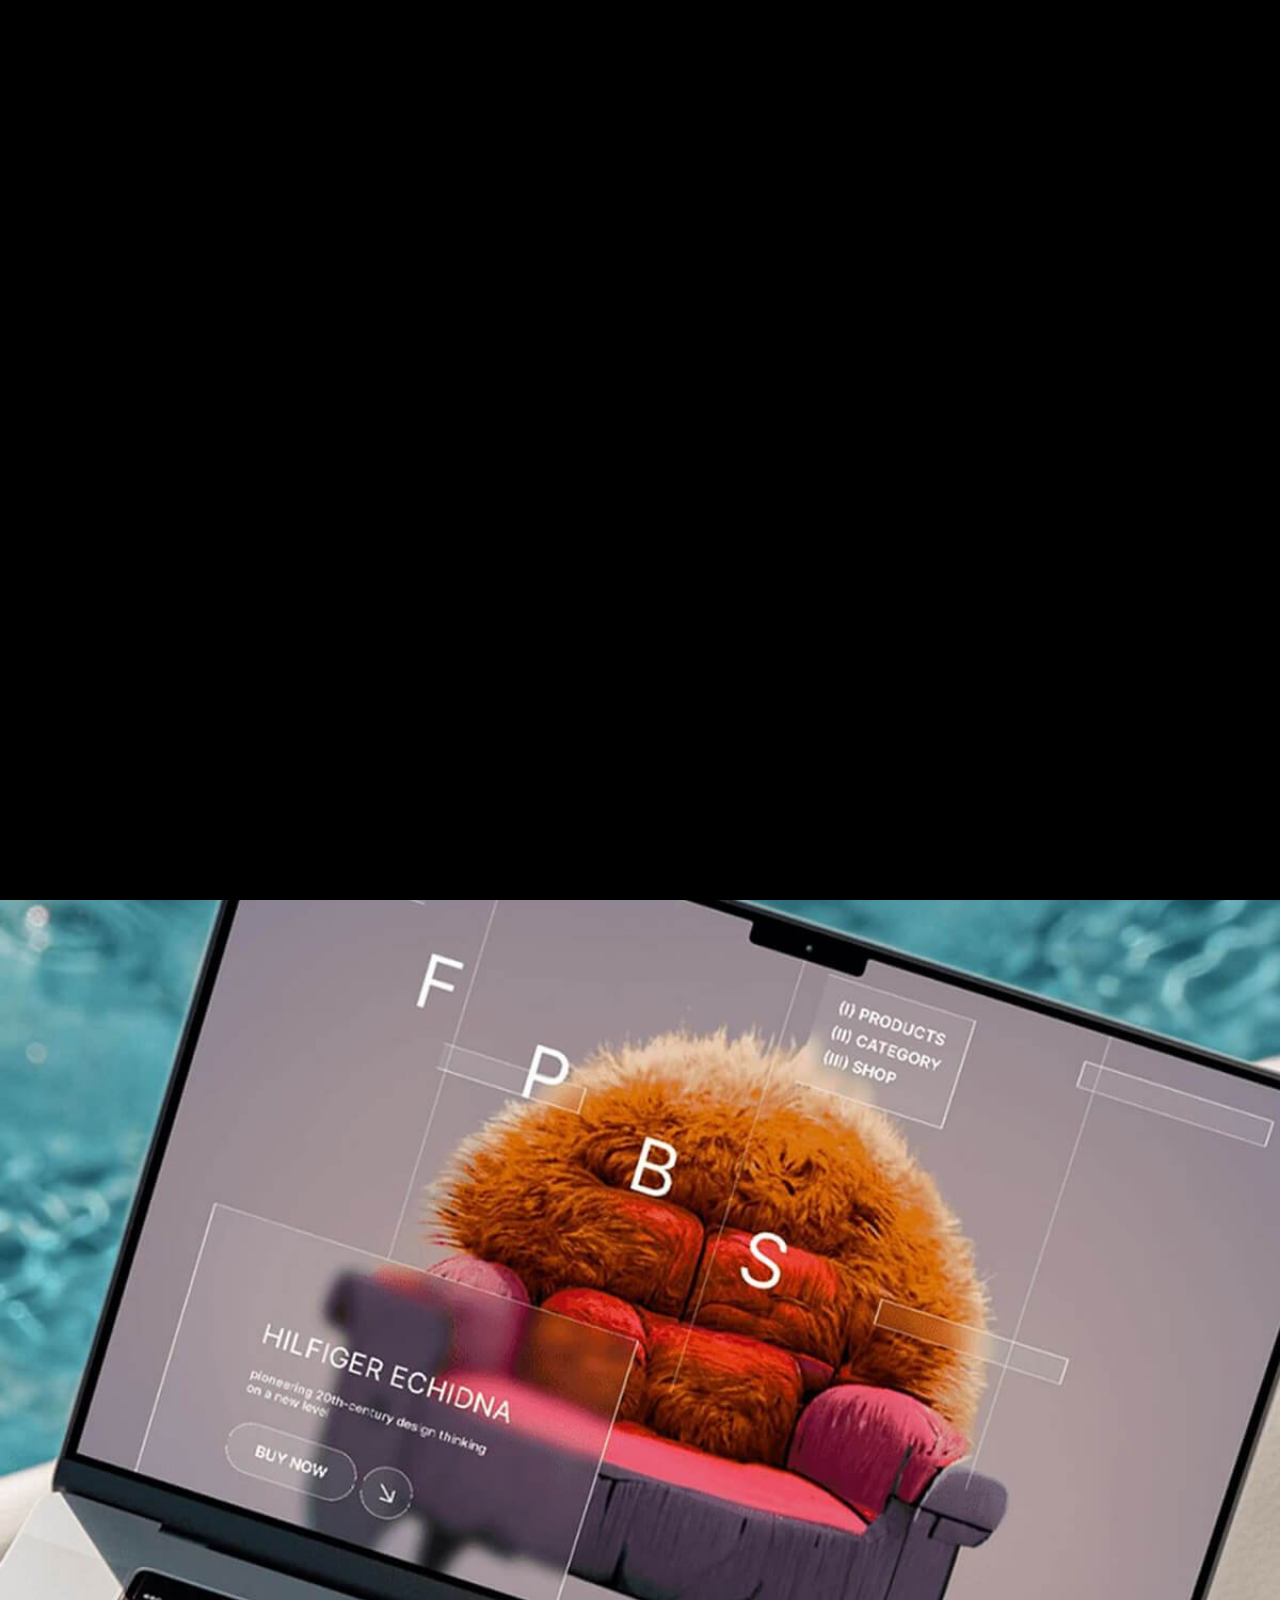
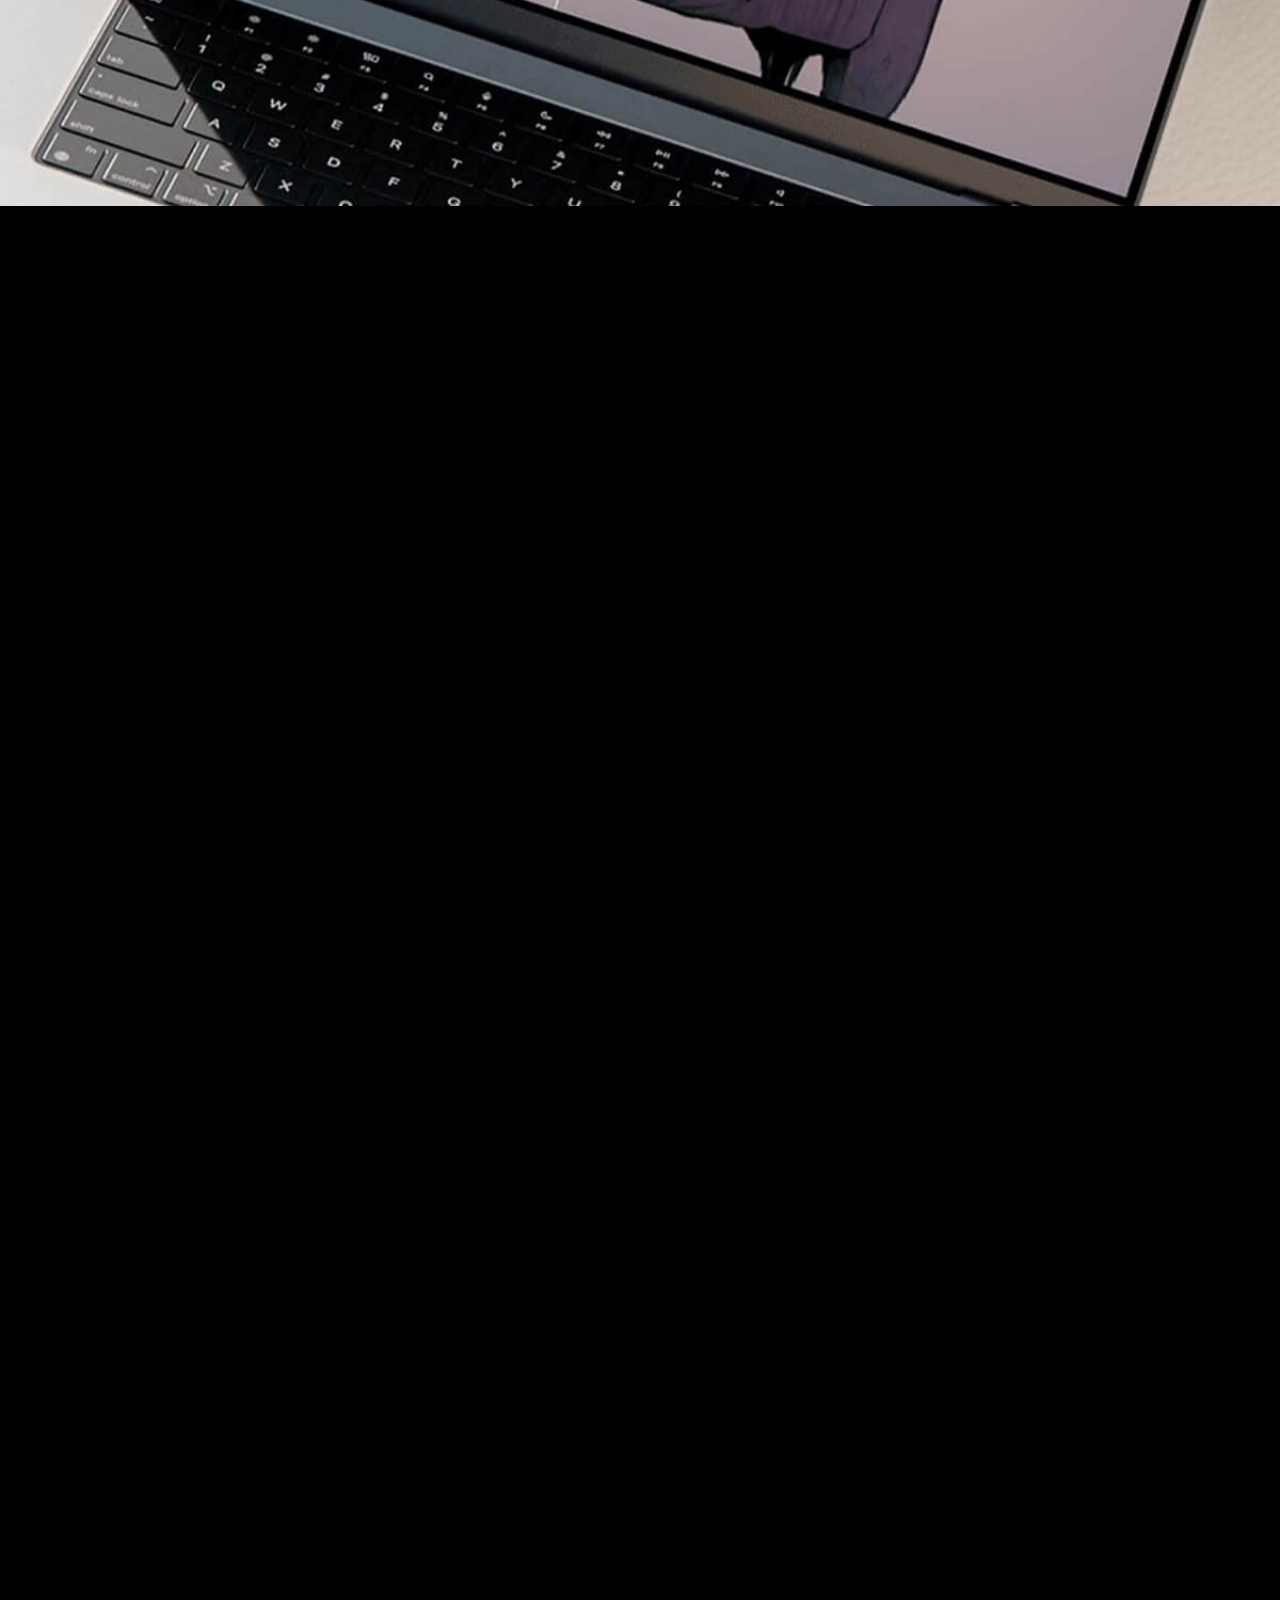
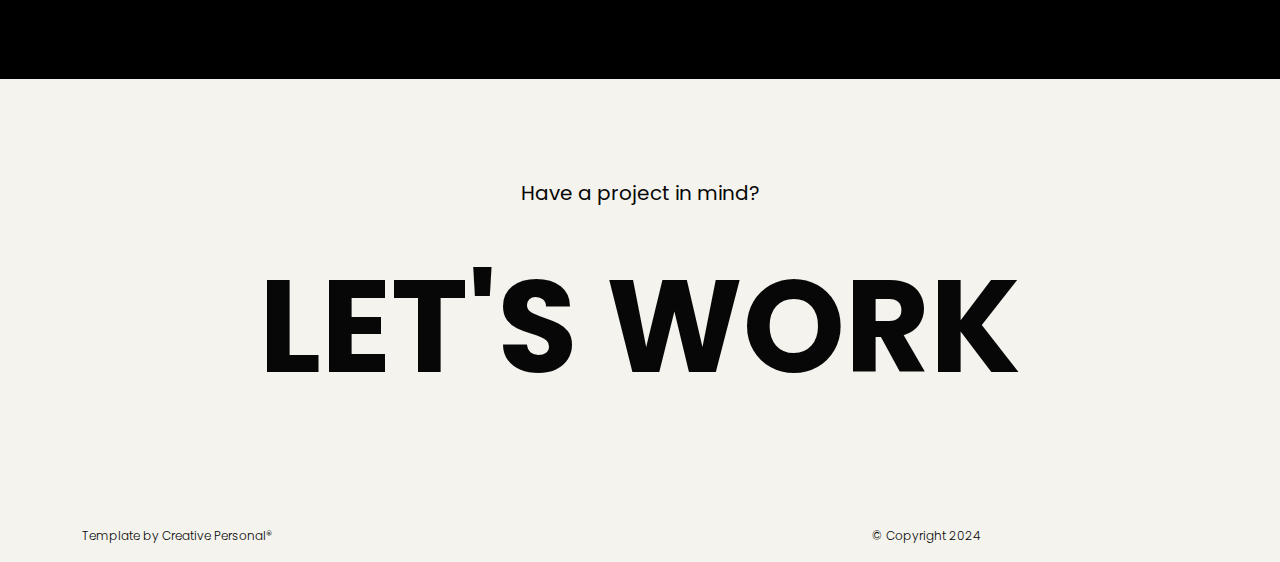
<file: single-project.html>
<!DOCTYPE html>
<html lang="en">

<head>
    <!-- META -->
    <meta charset="utf-8">
    <meta http-equiv="X-UA-Compatible" content="IE=edge">
    <meta name="viewport" content="width=device-width, initial-scale=1">
    <meta name="description" content="Nino - Modern Portfolio Template">
    <meta name="keywords" content="personal, portfolio new, html, one page, bootstrap, new html template, design, creative, onepage, clean, modern">
    <meta name="author" content="Tanvir Hossain">
    <!-- PAGE TITLE -->
    <title>Nino - Modern Portfolio Template</title>
    <link rel="icon" type="image/x-icon" href="assets/images/favicon.png">
    <!-- ALL GOOGLE FONTS -->
    <link rel="preconnect" href="https://fonts.googleapis.com">
    <link rel="preconnect" href="https://fonts.gstatic.com" crossorigin>
    <link href="https://fonts.googleapis.com/css2?family=Oswald:wght@200..700&family=Poppins:ital,wght@0,100;0,200;0,300;0,400;0,500;0,600;0,700;0,800;0,900;1,100;1,200;1,300;1,400;1,500;1,600;1,700;1,800;1,900&display=swap" rel="stylesheet">
    <!-- BOOTSTRAP CSS -->
    <link rel="stylesheet" href="assets/css/bootstrap.min.css" />
    <!-- FONT AWESOME CSS -->
    <link rel="stylesheet" href="assets/css/font-awesome-pro.css" />
    <!-- FONT AWESOME CSS -->
    <link rel="stylesheet" href="assets/fonts/remixicon.css" />
    <!-- MAGNIFIC CSS -->
    <link rel="stylesheet" href="assets/css/magnific-popup.css">
    <!-- NICE SELECT CSS -->
    <link rel="stylesheet" href="assets/css/nice-select.min.css" />
    <!-- ANIMATE CSS -->
    <link rel="stylesheet" href="assets/css/animate.min.css" />
    <!-- MOBILE MENU CSS -->
    <link rel="stylesheet" href="assets/css/mobilemenu.css" />
    <!-- SLICK CSS -->
    <link rel="stylesheet" href="assets/css/slick.min.css" />
    <!-- SPACING CSS -->
    <link rel="stylesheet" href="assets/css/spacing.css" />
    <!-- MAIN STYLE CSS -->
    <link rel="stylesheet" href="assets/css/style.css" />
    <!-- RESPONSIVE CSS -->
    <link rel="stylesheet" href="assets/css/responsive.css">
    <!-- HTML5 shim and Respond.js IE8 support of HTML5 elements and media queries -->
    <!-- WARNING: Respond.js doesn't work if you view the page via file:// -->
    <!--[if lt IE 9]>
      <script src="https://oss.maxcdn.com/html5shiv/3.7.2/html5shiv.min.js"></script>
      <script src="https://oss.maxcdn.com/respond/1.4.2/respond.min.js"></script>
    <![endif]-->
</head>

<body>
    <!-- START PRELOADER AREA-->
    <div class="preloader">
        <svg viewbox="0 0 1000 1000" preserveaspectratio="none">
            <path id="preloaderSvg" d="M0,1005S175,995,500,995s500,5,500,5V0H0Z"></path>
        </svg>
        <div class="preloader-heading">
            <div class="load-text">
                <span>L</span>
                <span>o</span>
                <span>a</span>
                <span>d</span>
                <span>i</span>
                <span>n</span>
                <span>g</span>
            </div>
        </div>
    </div>
    <!-- END PRELOADER AREA -->
    <!-- START SCROOL UP DESIGN AREA -->
    <div class="progress-wrap cursor-pointer">
        <i class="ri-arrow-up-s-line"></i>
        <svg class="progress-circle svg-content" width="100%" height="100%" viewBox="-1 -1 102 102">
            <path d="M50,1 a49,49 0 0,1 0,98 a49,49 0 0,1 0,-98" />
        </svg>
    </div>
    <!-- / END SCROOL UP DESIGN AREA -->
    <!-- START MAGIC CURSOR AND BALL AREA-->
    <div id="magic-cursor">
        <div id="ball"></div>
    </div>
    <!-- / END MAGIC CURSOR AND BALL AREA-->
    <!-- START MENU DESIGN AREA-->
    <header class="main-header">
        <div class="header-upper">
            <div class="container">
                <div class="header-inner">
                    <div class="row align-items-center">
                        <div class="col-xl-2 col-lg-2 col-md-6 col-6 col-sm-3">
                            <div class="logo-area">
                                <div class="logo">
                                    <a href="index.html"><img src="assets/images/logo.png" alt=""></a>
                                </div>
                            </div>
                        </div>
                        <div class="col-xl-10 col-lg-10 col-md-6 col-6 col-sm-9">
                            <div class="main-menu">
                                <nav id="mobile-menu">
                                    <ul>
                                        <li><a href="index.html" class="linkstyle">Home</a></li>
                                        <li><a href="about.html" class="linkstyle">about</a></li>
                                        <li><a href="service.html" class="linkstyle">services</a></li>
                                        <li class="has-dropdown"><a href="projects.html" class="linkstyle">projects</a>
                                            <ul class="sub-menu">
                                                <li><a href="projects.html">Projects List</a></li>
                                                <li><a href="single-project.html">Single Portfolio</a></li>
                                            </ul>
                                        </li>
                                        <li><a href="blog.html" class="linkstyle">Blog</a></li>
                                        <li><a href="contact.html" class="linkstyle">Contact</a></li>
                                    </ul>
                                </nav>
                            </div>
                            <div class="side-menu-icon d-lg-none text-end">
                                <a href="javascript:void(0)" class="info-toggle-btn f-right sidebar-toggle-btn"><i class="fal fa-bars"></i></a>
                            </div>
                        </div>
                    </div>
                </div>
            </div>
        </div>
    </header>
    <!-- // END MENU DESIGN AREA-->
    <!-- START MOBILE MENU DESIGN AREA-->
    <div class="sidebar__area">
        <div class="sidebar__wrapper">
            <div class="sidebar__close">
                <button class="sidebar__close-btn" id="sidebar__close-btn">
                    <i class="fal fa-times"></i>
                </button>
            </div>
            <div class="sidebar__content mt-50 mb-20">
                <div class="mobile-menu fix"></div>
            </div>
        </div>
    </div>
    <div class="body-overlay"></div>
    <!-- // END MOBILE MENU DESIGN AREA-->
    <!-- START SINGLE PAGE DESIGN AREA -->
    <section class="single-page-hero-area">
        <div class="container">
            <div class="row align-items-center">
                <div class="col-lg-12">
                    <h2>Branch with Flowers</h2>
                    <p>Fill out the form below to get in touch with me. I'm always excited to hear about new opportunities and I'll do my best to respond to your inquiry within 24 hours.</p>
                </div>
            </div>
        </div>
    </section>
    <!-- // END SINGLE PAGE DESIGN AREA -->
    <!-- START SINGLE PAGE DETAILS DESIGN AREA -->
    <div class="single-project-page-design">
        <div class="single-project-image">
            <img src="assets/images/projects/work2.jpg" alt="image">
        </div>
        <div class="container pt-60 pb-40">
            <div class="row">
                <div class="col-lg-4">
                    <!-- START SINGLE LEFT DESIGN AREA -->
                    <div class="single-project-page-left wow fadeInUp delay-0-2s">
                        <div class="single-info">
                            <p>Year</p>
                            <h3>2024</h3>
                        </div>
                        <div class="single-info">
                            <p>Client</p>
                            <h3>Bento Studio</h3>
                        </div>
                        <div class="single-info">
                            <p>Services</p>
                            <h3>Web Design</h3>
                        </div>
                        <div class="single-info">
                            <p>Project</p>
                            <h3>Creative</h3>
                        </div>
                    </div>
                    <!-- / END SINGLE LEFT DESIGN AREA -->
                </div>
                <!-- START SINGLE RIGHT DESIGN AREA -->
                <div class="col-lg-8">
                    <div class="single-project-page-right wow fadeInUp delay-0-4s">
                        <h2>
                            Description
                        </h2>
                        <p>Lorem ipsum dolor sit amet, consectetur adipiscing elit utsadi sfejdis aliquam, purus sit amet luctus venenatis, lectus magna sansit trandis fringilla urna, porttitor rhoncus dolor purus non enim dollors praesent tabasi elementum facilisis leo.</p>
                        <p>Contrary to popular belief, Lorem Ipsum is not simply random text. It has roots in a piece of classical Latin literature from 45 BC, making it over 2000 years old. Richard McClintock, a Latin professor at Hampden-Sydney College in Virginia, looked up one of the more obscure Latin words, consectetur, from a Lorem Ipsum passage, and going through the cites of the word in classical literature, discovered the undoubtable sourc consectetur, from a Lorem Ipsum passage, and going through the cites of the word in classical literature, discovered the undoubtable source.</p>
                    </div>
                </div>
                <!-- / END SINGLE RIGHT DESIGN AREA -->
            </div>
            <!-- START SINGLE PAGE GALLERY DESIGN AREA -->
            <div class="row pt-60">
                <div class="col-lg-6">
                    <a href="assets/images/projects/work1.jpg" class="work-popup">
                        <div class="single-image wow fadeInUp delay-0-2s">
                            <img src="assets/images/projects/work1.jpg" alt="gallery">
                        </div>
                    </a>
                </div>
                <div class="col-lg-6">
                    <a href="assets/images/projects/work2.jpg" class="work-popup">
                        <div class="single-image wow fadeInUp delay-0-4s">
                            <img src="assets/images/projects/work2.jpg" alt="gallery">
                        </div>
                    </a>
                </div>
                <div class="col-lg-6">
                    <a href="assets/images/projects/work3.jpg" class="work-popup">
                        <div class="single-image wow fadeInUp delay-0-6s">
                            <img src="assets/images/projects/work3.jpg" alt="gallery">
                        </div>
                    </a>
                </div>
                <div class="col-lg-6">
                    <a href="assets/images/projects/work4.jpg" class="work-popup">
                        <div class="single-image wow fadeInUp delay-0-8s">
                            <img src="assets/images/projects/work4.jpg" alt="gallery">
                        </div>
                    </a>
                </div>
            </div>
            <!--  / END SINGLE PAGE GALLERY DESIGN AREA -->
        </div>
    </div>
    <!-- / END SINGLE PAGE DETAILS DESIGN AREA -->
    <!-- START FOOTER DESIGN AREA -->
    <footer class="main-footer">
        <div class="container">
            <div class="row">
                <div class="col-lg-12">
                    <div class="footer-top">
                        <p> Have a project in mind?</p>
                        <h2><a href="mailto:hello@websitename.com">let's work</a></h2>
                    </div>
                </div>
            </div>
            <div class="row">
                <div class="col-lg-6 col-sm-6">
                    <p class="copy-left-text">Template by <a href="https://themeforest.net/user/creativepersonal/portfolio">Creative Personal®</a></p>
                </div>
                <div class="col-lg-6 col-sm-6">
                    <p class="copy-right-text">&copy; Copyright 2024</p>
                </div>
            </div>
        </div>
    </footer>
    <!-- / END FOOTER DESIGN AREA -->
    <!-- JQUERY JS -->
    <script src="assets/js/jquery-3.6.0.min.js"></script>
    <!-- BOOTSTRAP JS-->
    <script src="assets/js/bootstrap.min.js"></script>
    <!-- APPEAR JS -->
    <script src="assets/js/appear.min.js"></script>
    <!-- MAGNIFICANT JS -->
    <script src="assets/js/jquery.magnific-popup.min.js"></script>
    <!-- MOBILE MENU JS-->
    <script src="assets/js/mobilemenu.js"></script>
    <!-- GSAP AND LOCOMOTIV JS-->
    <script src="assets/js/gsap.min.js"></script>
    <script src="assets/js/ScrollTrigger.min.js"></script>
    <script src="assets/js/lenis.js"></script>
    <!-- SLICK JS-->
    <script src="assets/js/slick.min.js"></script>
    <!-- NICE SELECT JS-->
    <script src="assets/js/jquery.nice-select.min.js"></script>
    <!-- IMAGE LOADER JS-->
    <script src="assets/js/imagesloaded.pkgd.min.js"></script>
    <!-- ISOTOPE JS-->
    <script src="assets/js/isotope.pkgd.min.js"></script>
    <!--  WOW ANIMATION JS-->
    <script src="assets/js/wow.min.js"></script>
    <!-- SCRIPT JS-->
    <script src="assets/js/script.js"></script>
</body>

</html>
</file>
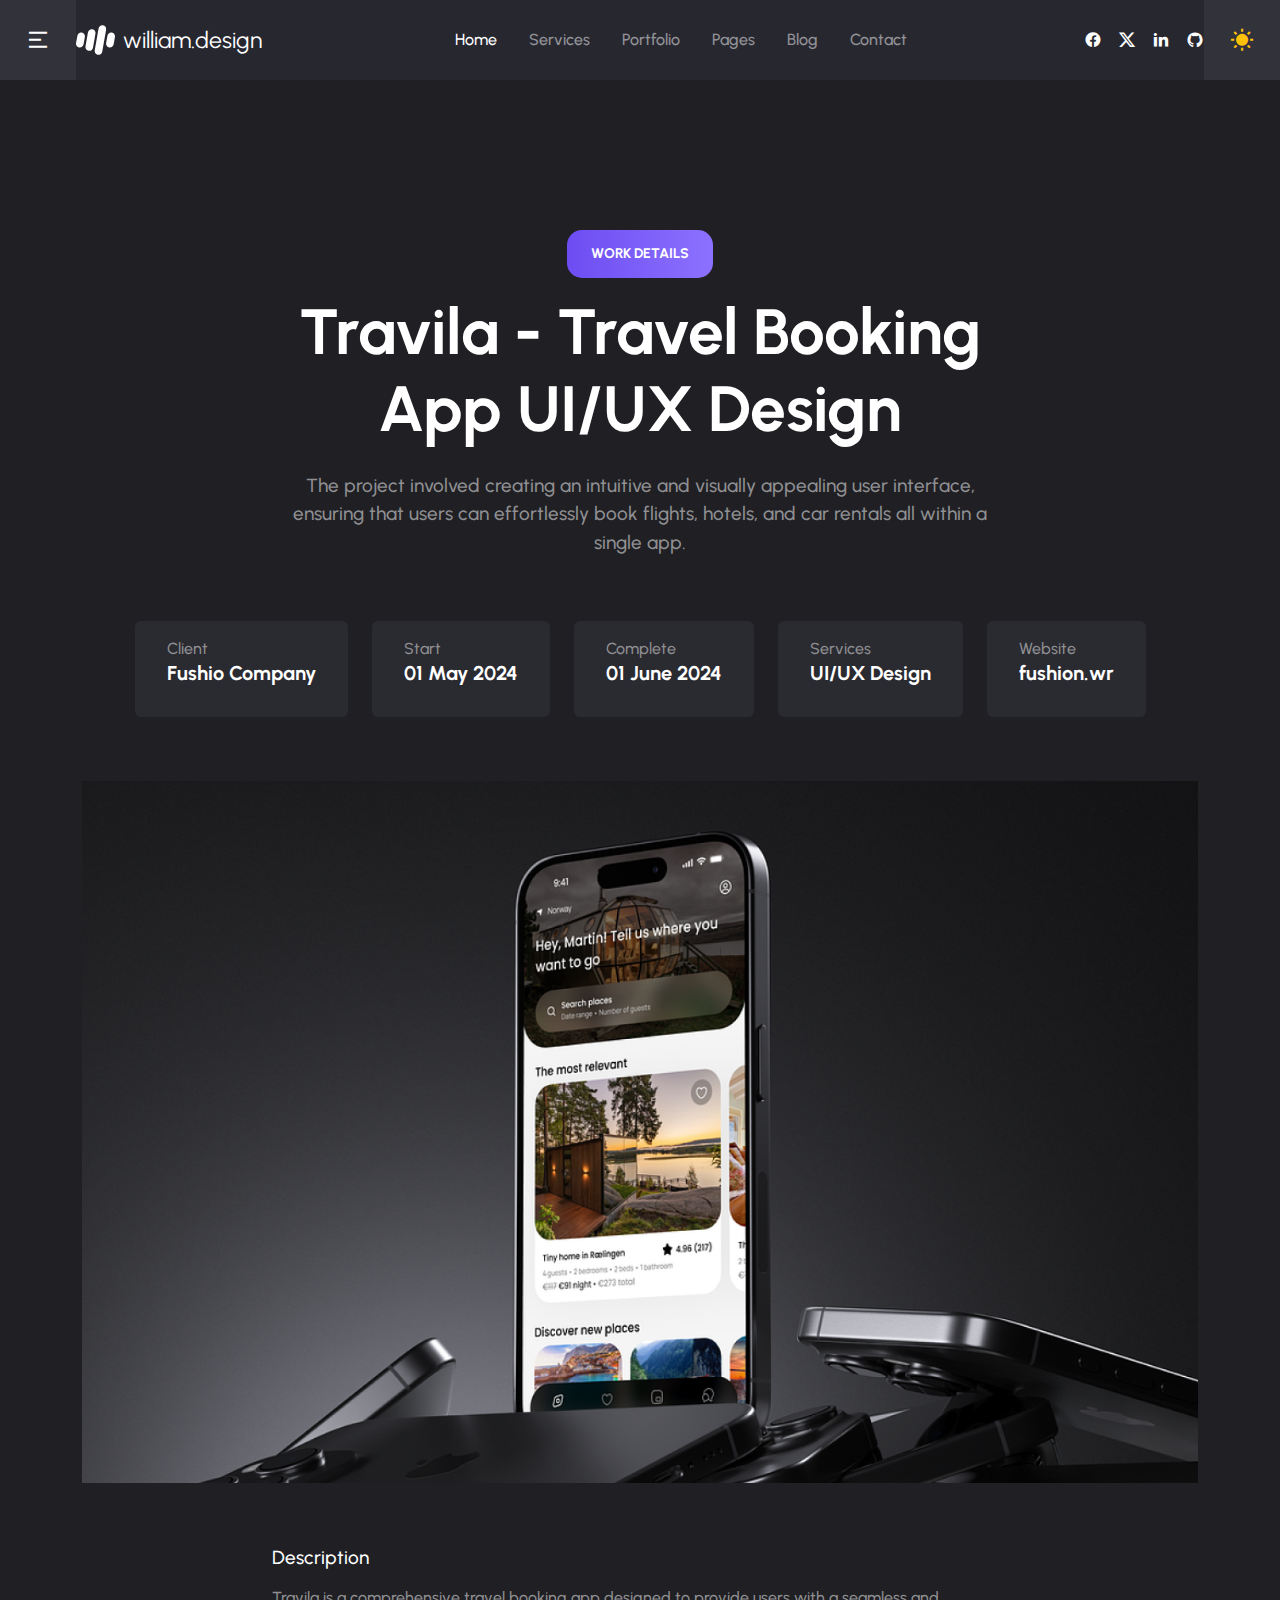
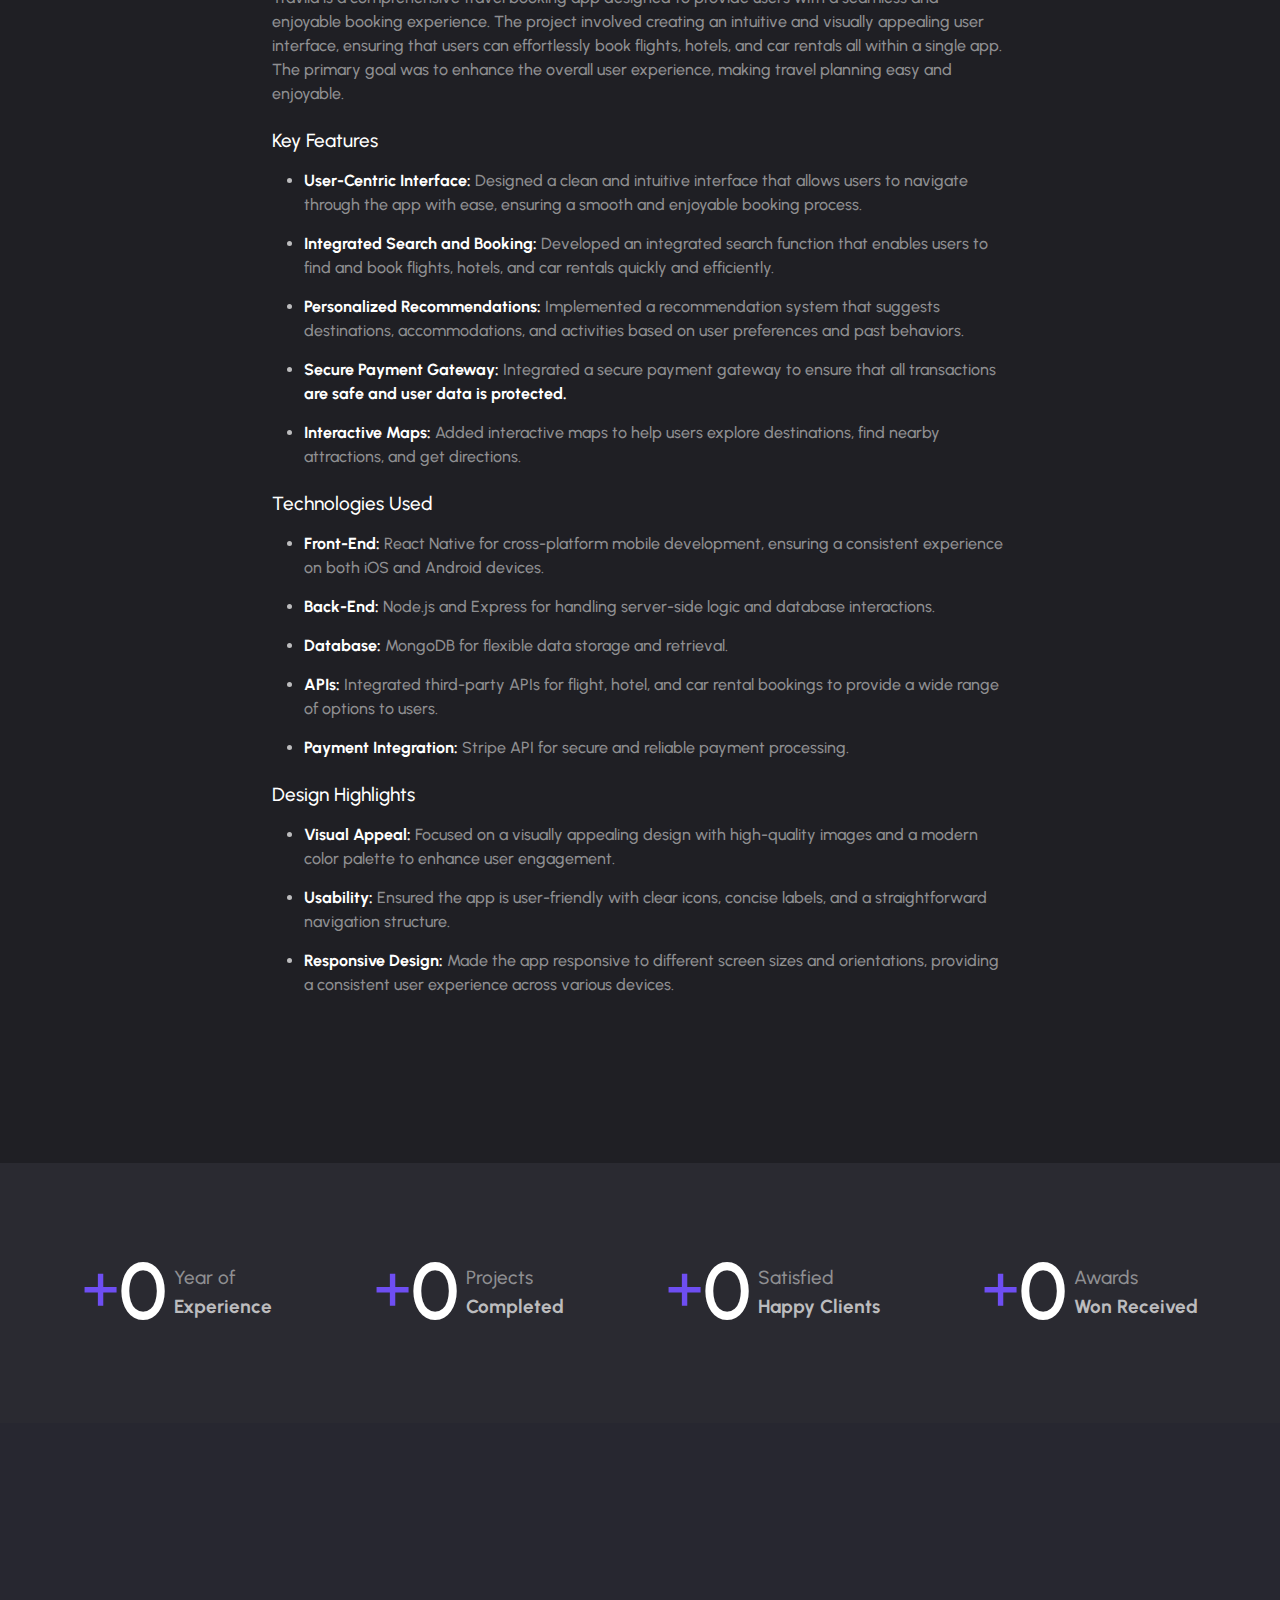
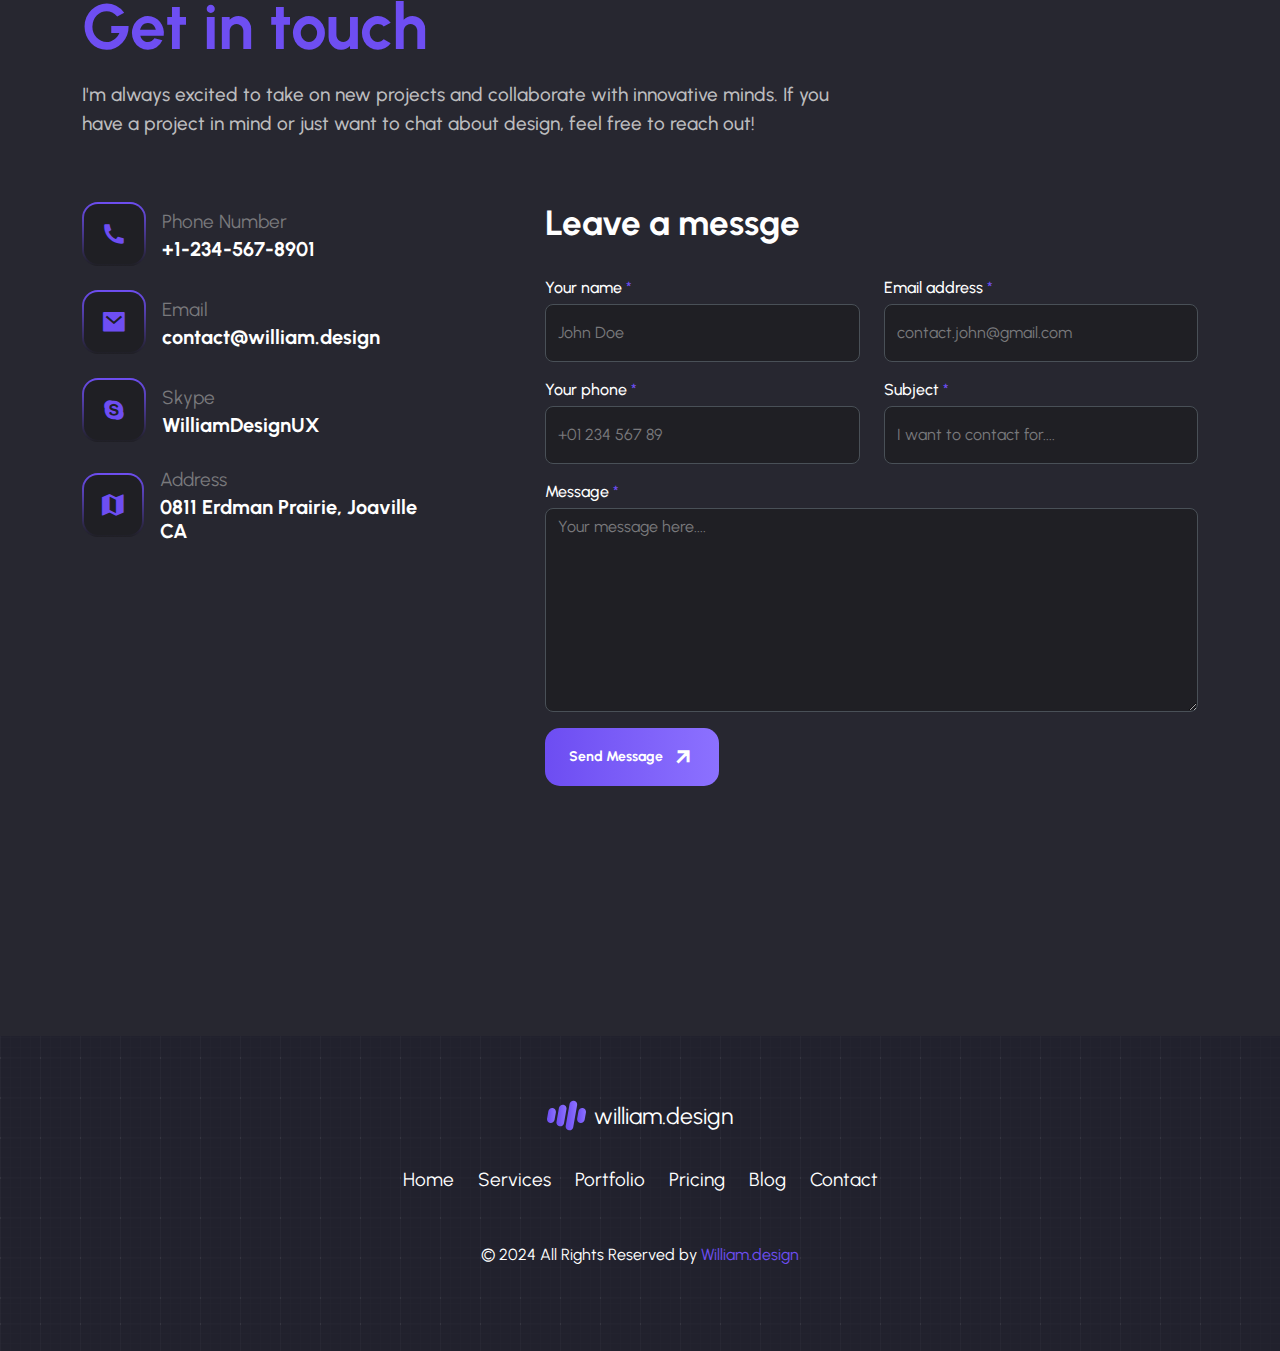
<file: work-single.html>
<!doctype html>
<html lang="en" data-bs-theme="dark">
    <head>
        <meta charset="UTF-8" />
<meta name="viewport" content="width=device-width, initial-scale=1.0" />
<meta http-equiv="x-ua-compatible" content="ie=edge" />
<title>William - Work details</title>
<script src="assets/js/vendors/color-modes.js"></script>
<!-- Favicon icon-->
<link rel="shortcut icon" type="image/x-icon" href="assets/imgs/template/favicon-gradient.svg" />
<!-- Libs CSS -->
<link rel="stylesheet" href="assets/css/vendors/bootstrap.min.css" />
<link rel="stylesheet" href="assets/css/vendors/swiper-bundle.min.css" />
<link rel="stylesheet" href="assets/css/vendors/aos.css" />
<link rel="stylesheet" href="assets/css/vendors/odometer.css" />
<link rel="stylesheet" href="assets/css/vendors/carouselTicker.css" />
<link rel="stylesheet" href="assets/css/vendors/magnific-popup.css" />
<link rel="stylesheet" href="assets/fonts/remixicon/remixicon.css" />
<link rel="stylesheet" href="assets/fonts/satoshi/satoshi.css" />
<!-- Fonts -->
<link rel="preconnect" href="https://fonts.googleapis.com" />
<link rel="preconnect" href="https://fonts.gstatic.com" crossorigin />
<link href="https://fonts.googleapis.com/css2?family=DM+Mono:wght@300;400;500&family=Playfair+Display:wght@400..900&family=Urbanist:wght@100..900&display=swap" rel="stylesheet" />
<!-- Main CSS -->
<link rel="stylesheet" href="assets/css/main.css" />

    </head>
    <body>
        <!-- prettier-ignore -->
        <!--Preloader-->
<div id="preloader">
    <div class="loader-cover">
        <div class="loader-container">
            <div class="loader-icon"></div>
        </div>
    </div>
</div>
<!--Preloader-end -->

        <!-- Navbar -->
<header>
    <nav class="navbar navbar-expand-lg navbar-light w-100 flex-nowrap z-999 p-0">
        <a href="#" class="navbar-menu p-4 text-center square-100 menu-tigger icon_80 icon-shape d-none d-md-flex" data-bs-target=".offCanvas__info" aria-controls="offCanvas__info">
            <i class="ri-menu-2-line"></i>
        </a>
        <div class="container py-3 px-0">
            <a class="navbar-brand d-flex main-logo align-items-center ms-lg-0 ms-md-5 ms-3" href="index.html">
                <img src="assets/imgs/template/favicon.svg" alt="zelio" />
                <span class="fs-4 ms-2">william.design</span>
            </a>
            <div class="d-none d-lg-flex"><div class="main-menu">
    <ul class="navbar-nav me-auto mb-2 mb-lg-0">
        <li class="nav-item has-children">
            <a class="nav-link active" href="#">Home</a>
            <ul class="sub-menu">
                <li><a href="index.html">Landing page</a></li>
                <li><a href="index-1.html">Home 1 - Designer</a></li>
                <li><a href="index-2.html">Home 2 - Developer</a></li>
                <li><a href="index-3.html">Home 3 - Author</a></li>
            </ul>
        </li>

        <li class="nav-item">
            <a class="nav-link" href="services.html">Services</a>
        </li>
        <li class="nav-item">
            <a class="nav-link" href="work.html">Portfolio</a>
        </li>

        <li class="nav-item  has-children">
            <a class="nav-link" href="#">Pages</a>
            <ul class="sub-menu">
                <li><a href="pricing.html">Pricing</a></li>
                <li><a href="coming-soon.html">Coming Soon</a></li>
                <li><a href="404.html">404</a></li>
            </ul>
        </li>

        <li class="nav-item">
            <a class="nav-link" href="blog-list.html">Blog</a>
        </li>
        <li class="nav-item">
            <a class="nav-link" href="#contact">Contact</a>
        </li>
    </ul>
</div>
</div>
            <div class="navbar-social d-flex align-items-center pe-5 pe-lg-0 me-5 me-lg-0">
                <div class="d-md-flex d-none gap-3">
                    <a href="http://facebook.com">
                        <i class="ri-facebook-circle-fill fs-18"></i>
                    </a>
                    <a href="http://twitter.com">
                        <i class="ri-twitter-x-fill fs-18"></i>
                    </a>
                    <a href="http://linkedin.com">
                        <i class="ri-linkedin-fill fs-18"></i>
                    </a>
                    <a href="http://github.com">
                        <i class="ri-github-fill fs-18"></i>
                    </a>
                </div>
                <div class="burger-icon burger-icon-white border rounded-3">
                    <span class="burger-icon-top"></span>
                    <span class="burger-icon-mid"></span>
                    <span class="burger-icon-bottom"></span>
                </div>
            </div>
        </div>
        <div class="dark-light-switcher pe-10 pe-lg-0 pe-0 ps-md-5 ps-0 ps-lg-4 pe-lg-4 d-flex justify-content-center align-items-center icon_80 @@classList">
    <i class="ri-sun-fill text-warning"></i>
    <i class="ri-contrast-2-line text-white"></i>
</div>

    </nav>
    <!-- offCanvas-menu -->
<div class="offCanvas__info">
    <div class="offCanvas__close-icon menu-close">
        <button><i class="ri-close-line"></i></button>
    </div>
    <div class="offCanvas__logo mb-5"><h3 class="mb-0">Get in touch</h3></div>
    <div class="offCanvas__side-info mb-30">
        <div class="contact-list mb-30">
            <p class="fs-6 fw-medium text-200 mb-5">I'm always excited to take on new projects and collaborate with innovative minds.</p>
            <div class="mb-3">
                <span class="text-400 fs-5">Phone Number</span>
                <p class="mb-0">+1-234-567-8901</p>
            </div>
            <div class="mb-3">
                <span class="text-400 fs-5">Email</span>
                <p class="mb-0">contact@william.design</p>
            </div>
            <div class="mb-3">
                <span class="text-400 fs-5">Skype</span>
                <p class="mb-0">WilliamDesignUX</p>
            </div>
            <div class="mb-3">
                <span class="text-400 fs-5">Address</span>
                <p class="mb-0">0811 Erdman Prairie Road, Joaville, California 90210</p>
            </div>
        </div>

        <div class="contact-list">
            <p class="text-400 fs-5 mb-2">Social</p>
            <div class="d-md-flex d-none gap-3">
                <a href="http://facebook.com">
                    <i class="ri-facebook-circle-fill fs-18"></i>
                </a>
                <a href="http://twitter.com">
                    <i class="ri-twitter-x-fill fs-18"></i>
                </a>
                <a href="http://linkedin.com">
                    <i class="ri-linkedin-fill fs-18"></i>
                </a>
                <a href="http://github.com">
                    <i class="ri-github-fill fs-18"></i>
                </a>
            </div>
        </div>
    </div>
</div>
<div class="offCanvas__overly"></div>
 <div class="mobile-header-active mobile-header-wrapper-style perfect-scrollbar button-bg-2">
    <div class="mobile-header-wrapper-inner">
        <div class="mobile-header-logo">
            <a class="d-flex main-logo align-items-center d-inline-flex" href="index.html">
                <img src="assets/imgs/footer-1/logo.svg" alt="zelio" />
                <span class="fs-4 ms-2 text-dark">william.design</span>
            </a>
            <div class="burger-icon burger-icon-white border rounded-3">
                <span class="burger-icon-top"></span>
                <span class="burger-icon-mid"></span>
                <span class="burger-icon-bottom"></span>
            </div>
        </div>
        <div class="mobile-header-content-area">
            <div class="perfect-scroll">
                <div class="mobile-menu-wrap mobile-header-border">
                    <nav>
                        <ul class="mobile-menu font-heading ps-0">
                            <li class="nav-item has-children">
                                <a class="nav-link active" href="#">Home</a>
                                <ul class="sub-menu">
                                    <li><a href="index.html">Landing page</a></li>
                                    <li><a href="index-1.html">Home 1 - Designer</a></li>
                                    <li><a href="index-2.html">Home 2 - Developer</a></li>
                                    <li><a href="index-3.html">Home 3 - Author</a></li>
                                </ul>
                            </li>

                            <li class="nav-item">
                                <a class="nav-link" href="services.html">Services</a>
                            </li>
                            <li class="nav-item">
                                <a class="nav-link" href="work.html">Portfolio</a>
                            </li>

                            <li class="nav-item">
                                <a class="nav-link" href="pricing.html">Pricing</a>
                            </li>

                            <li class="nav-item">
                                <a class="nav-link" href="blog-list.html">Blog</a>
                            </li>
                            <li class="nav-item">
                                <a class="nav-link" href="#contact">Contact</a>
                            </li>
                        </ul>
                    </nav>
                </div>
            </div>
        </div>
    </div>
</div>

</header>

        <main>
            <!-- prettier-ignore -->
            <!-- work single -->
<section class="section-work-single section-padding">
    <div class="container">
        <div class="row">
            <div class="col-lg-8 mx-lg-auto mb-lg-0">
                <div class="text-center">
                    <div class="btn btn-gradient d-inline-block text-uppercase">work details</div>
                    <h3 class="ds-3 mt-3 mb-4 text-dark">Travila - Travel Booking App UI/UX Design</h3>
                    <p class="text-300 fs-5 mb-0">The project involved creating an intuitive and visually appealing user interface, ensuring that users can effortlessly book flights, hotels, and car rentals all within a single app.</p>
                </div>
            </div>
            <div class="d-flex flex-wrap justify-content-center gap-4 py-8">
                <div class="bg-6 px-5 py-3 rounded-2">
                    <p class="text-300 mb-0">Client</p>
                    <h6>Fushio Company</h6>
                </div>
                <div class="bg-6 px-5 py-3 rounded-2">
                    <p class="text-300 mb-0">Start</p>
                    <h6>01 May 2024</h6>
                </div>
                <div class="bg-6 px-5 py-3 rounded-2">
                    <p class="text-300 mb-0">Complete</p>
                    <h6>01 June 2024</h6>
                </div>
                <div class="bg-6 px-5 py-3 rounded-2">
                    <p class="text-300 mb-0">Services</p>
                    <h6>UI/UX Design</h6>
                </div>
                <div class="bg-6 px-5 py-3 rounded-2">
                    <p class="text-300 mb-0">Website</p>
                    <h6>fushion.wr</h6>
                </div>
            </div>
            <img src="assets/imgs/work/img-background.png" alt="zelio" />
            <div class="col-lg-8 mx-lg-auto mt-8">
                <h5 class="fs-5 fw-medium">Description</h5>
                <p class="text-300">Travila is a comprehensive travel booking app designed to provide users with a seamless and enjoyable booking experience. The project involved creating an intuitive and visually appealing user interface, ensuring that users can effortlessly book flights, hotels, and car rentals all within a single app. The primary goal was to enhance the overall user experience, making travel planning easy and enjoyable.</p>
                <h5 class="fs-5 fw-medium mt-4">Key Features</h5>
                <ul>
                    <li>
                        <p class="text-dark fw-bold">User-Centric Interface: <span class="text-300 fw-medium">Designed a clean and intuitive interface that allows users to navigate through the app with ease, ensuring a smooth and enjoyable booking process.</span></p>
                    </li>
                    <li>
                        <p class="text-dark fw-bold">Integrated Search and Booking: <span class="text-300 fw-medium">Developed an integrated search function that enables users to find and book flights, hotels, and car rentals quickly and efficiently.</span></p>
                    </li>
                    <li>
                        <p class="text-dark fw-bold">Personalized Recommendations: <span class="text-300 fw-medium">Implemented a recommendation system that suggests destinations, accommodations, and activities based on user preferences and past behaviors.</span></p>
                    </li>
                    <li>
                        <p class="text-dark fw-bold">
                            Secure Payment Gateway: <span class="text-300 fw-medium">Integrated a secure payment gateway to ensure that all transactions <span class="text-dark fw-bold">are safe and user data is protected.</span></span>
                        </p>
                    </li>
                    <li>
                        <p class="text-dark fw-bold">Interactive Maps: <span class="text-300 fw-medium">Added interactive maps to help users explore destinations, find nearby attractions, and get directions.</span></p>
                    </li>
                </ul>
                <h5 class="fs-5 fw-medium mt-4">Technologies Used</h5>
                <ul>
                    <li>
                        <p class="text-dark fw-bold">Front-End: <span class="text-300 fw-medium">React Native for cross-platform mobile development, ensuring a consistent experience on both iOS and Android devices.</span></p>
                    </li>
                    <li>
                        <p class="text-dark fw-bold">Back-End: <span class="text-300 fw-medium">Node.js and Express for handling server-side logic and database interactions.</span></p>
                    </li>
                    <li>
                        <p class="text-dark fw-bold">Database: <span class="text-300 fw-medium">MongoDB for flexible data storage and retrieval.</span></p>
                    </li>
                    <li>
                        <p class="text-dark fw-bold">APIs: <span class="text-300 fw-medium">Integrated third-party APIs for flight, hotel, and car rental bookings to provide a wide range of options to users.</span></p>
                    </li>
                    <li>
                        <p class="text-dark fw-bold">Payment Integration: <span class="text-300 fw-medium">Stripe API for secure and reliable payment processing.</span></p>
                    </li>
                </ul>
                <h5 class="fs-5 fw-medium mt-4">Design Highlights</h5>
                <ul>
                    <li>
                        <p class="text-dark fw-bold">Visual Appeal: <span class="text-300 fw-medium">Focused on a visually appealing design with high-quality images and a modern color palette to enhance user engagement.</span></p>
                    </li>
                    <li>
                        <p class="text-dark fw-bold">Usability: <span class="text-300 fw-medium">Ensured the app is user-friendly with clear icons, concise labels, and a straightforward navigation structure.</span></p>
                    </li>
                    <li>
                        <p class="text-dark fw-bold">Responsive Design: <span class="text-300 fw-medium">Made the app responsive to different screen sizes and orientations, providing a consistent user experience across various devices.</span></p>
                    </li>
                </ul>
            </div>
        </div>
    </div>
</section>

            <!--Static 1-->
<div class="section-static-1 position-relative overflow-hidden z-0 py-8 bg-6">
    <div class="container">
        <div class="inner">
            <div class="row align-items-center justify-content-between">
                <div class="col-lg-auto col-md-6">
                    <div class="counter-item-cover counter-item">
                        <div class="content text-center mx-auto d-flex align-items-center">
                            <span class="ds-3 count text-primary fw-medium my-0">+<span class="odometer ds-1 text-dark fw-semibold" data-count="12"></span></span>
                            <div class="text-start ms-2">
                                <p class="fs-5 mb-0 text-300">Year of</p>
                                <p class="fs-5 mb-0 fw-bold">Experience</p>
                            </div>
                        </div>
                    </div>
                </div>
                <div class="col-lg-auto col-md-6">
                    <div class="counter-item-cover counter-item">
                        <div class="content text-center mx-auto d-flex align-items-center">
                            <span class="ds-3 count text-primary fw-medium my-0">+<span class="odometer ds-1 text-dark fw-semibold" data-count="250"></span></span>
                            <div class="text-start ms-2">
                                <p class="fs-5 mb-0 text-300">Projects</p>
                                <p class="fs-5 mb-0 fw-bold">Completed</p>
                            </div>
                        </div>
                    </div>
                </div>
                <div class="col-lg-auto col-md-6">
                    <div class="counter-item-cover counter-item">
                        <div class="content text-center mx-auto d-flex align-items-center">
                            <span class="ds-3 count text-primary fw-medium my-0">+<span class="odometer ds-1 text-dark fw-semibold" data-count="680"></span></span>
                            <div class="text-start ms-2">
                                <p class="fs-5 mb-0 text-300">Satisfied</p>
                                <p class="fs-5 mb-0 fw-bold">Happy Clients</p>
                            </div>
                        </div>
                    </div>
                </div>
                <div class="col-lg-auto col-md-6">
                    <div class="counter-item-cover counter-item">
                        <div class="content text-center mx-auto d-flex align-items-center">
                            <span class="ds-3 count text-primary fw-medium my-0">+<span class="odometer ds-1 text-dark fw-semibold" data-count="18"></span></span>
                            <div class="text-start ms-2">
                                <p class="fs-5 mb-0 text-300">Awards</p>
                                <p class="fs-5 mb-0 fw-bold">Won Received</p>
                            </div>
                        </div>
                    </div>
                </div>
            </div>
        </div>
    </div>
</div>

            <!-- Contact 1-->
<section id="contact" class="section-contact-1 bg-900 position-relative pt-150 pb-lg-250 pb-150 overflow-hidden">
    <div class="container position-relative z-1">
        <h3 class="ds-3 mt-3 mb-3 text-primary">Get in touch</h3>
        <span class="fs-5 fw-medium text-200">
            I'm always excited to take on new projects and collaborate with innovative minds. If you
            <br />
            have a project in mind or just want to chat about design, feel free to reach out!
        </span>
        <div class="row mt-8">
            <div class="col-lg-4 d-flex flex-column">
                <div class="d-flex align-items-center mb-4 position-relative d-inline-flex">
                    <div class="bg-white icon-flip position-relative icon-shape icon-xxl border-linear-2 border-2 rounded-4">
                        <i class="ri-phone-fill text-primary fs-26"></i>
                    </div>
                    <div class="ps-3">
                        <span class="text-400 fs-5">Phone Number</span>
                        <h6 class="mb-0">+1-234-567-8901</h6>
                    </div>
                    <a href="tel:+1-234-567-8901" class="position-absolute top-0 start-0 w-100 h-100"></a>
                </div>
                <div class="d-flex align-items-center mb-4 position-relative d-inline-flex">
                    <div class="bg-white icon-flip position-relative icon-shape icon-xxl border-linear-2 border-2 rounded-4">
                        <i class="ri-mail-fill text-primary fs-26"></i>
                    </div>
                    <div class="ps-3">
                        <span class="text-400 fs-5">Email</span>
                        <h6 class="mb-0">contact@william.design</h6>
                    </div>
                    <a href="mailto:someone@example.com" class="position-absolute top-0 start-0 w-100 h-100"></a>
                </div>
                <div class="d-flex align-items-center mb-4 position-relative d-inline-flex">
                    <div class="bg-white icon-flip position-relative icon-shape icon-xxl border-linear-2 border-2 rounded-4">
                        <i class="ri-skype-fill text-primary fs-26"></i>
                    </div>
                    <div class="ps-3">
                        <span class="text-400 fs-5">Skype</span>
                        <h6 class="mb-0">WilliamDesignUX</h6>
                    </div>
                    <a href="skype:SKYPENAME?add" class="position-absolute top-0 start-0 w-100 h-100"></a>
                </div>
                <div class="d-flex align-items-center mb-4 position-relative d-inline-flex">
                    <div class="bg-white icon-flip position-relative icon-shape icon-xxl border-linear-2 border-2 rounded-4">
                        <i class="ri-map-2-fill text-primary fs-26"></i>
                    </div>
                    <div class="ps-3">
                        <span class="text-400 fs-5">Address</span>
                        <h6 class="mb-0">0811 Erdman Prairie, Joaville CA</h6>
                    </div>
                    <a href="https://maps.google.com/maps?q=1st+avenue,New+York" class="position-absolute top-0 start-0 w-100 h-100"></a>
                </div>
            </div>
            <div class="col-lg-7 offset-lg-1 ps-lg-0 pt-5 pt-lg-0">
                <div class="position-relative">
                    <div class="position-relative z-2">
                        <h3>Leave a messge</h3>
                        <form action="#">
                            <div class="row mt-3">
                                <div class="col-md-6 ">
                                    <label class="mb-1 mt-3 text-dark" for="name">Your name <span class="text-primary">*</span></label>
                                    <input type="text" class="form-control border rounded-3" id="name" name="name" placeholder="John Doe" aria-label="username" />
                                </div>
                                <div class="col-md-6">
                                    <label class="mb-1 mt-3 text-dark" for="email">Email address <span class="text-primary">*</span></label>
                                    <input type="text" class="form-control border rounded-3" id="email" name="email" placeholder="contact.john@gmail.com" aria-label="email" />
                                </div>
                                <div class="col-md-6">
                                    <label class="mb-1 mt-3 text-dark" for="phone">Your phone <span class="text-primary">*</span></label>
                                    <input type="text" class="form-control border rounded-3" id="phone" name="phone" placeholder="+01 234 567 89" aria-label="phone" />
                                </div>
                                <div class="col-md-6">
                                    <label class="mb-1 mt-3 text-dark" for="subject">Subject <span class="text-primary">*</span></label>
                                    <input type="text" class="form-control border rounded-3" id="subject" name="subject" placeholder="I want to contact for...." aria-label="subject" />
                                </div>
                                <div class="col-12">
                                    <label class="mb-1 mt-3 text-dark" for="message">Message <span class="text-primary">*</span></label>
                                    <textarea class="form-control border rounded-3 pb-10" id="message" name="message" placeholder="Your message here...." aria-label="With textarea"></textarea>
                                </div>
                                <div class="col-12">
                                    <button type="submit" class="btn btn-gradient mt-3">
                                        Send Message
                                        <i class="ri-arrow-right-up-line"></i>
                                    </button>
                                </div>
                            </div>
                        </form>
                    </div>
                    <div class="z-0 bg-primary-dark rectangle-bg z-1 rounded-3"></div>
                </div>
            </div>
        </div>
    </div>
    <div class="scroll-move-right position-absolute bottom-0 start-50 translate-middle-x bg-900 overflow-hidden">
        <div class="wow img-custom-anim-top">
            <h3 class="stroke fs-280 text-lowercase text-900 mb-0 lh-1">william.design</h3>
        </div>
    </div>
</section>

        </main>
        <!-- prettier-ignore -->
        <!-- Footer -->
<footer>
    <div class="section-footer position-relative pt-60 pb-60 bg-secondary-1">
        <div class="container position-relative z-1">
            <div class="text-center">
                <a class="d-flex main-logo align-items-center d-inline-flex" href="index.html">
                    <img src="assets/imgs/footer-1/logo.svg" alt="zelio" />
                    <span class="fs-4 ms-2 text-white-keep">william.design</span>
                </a>
                <div class="navigation d-none d-md-flex align-items-center justify-content-center flex-wrap gap-4 my-4">
                    <a href="index.html" class="fs-5">
                        Home
                    </a>                   
                    <a href="services.html" class="fs-5">
                        Services
                    </a>
                    <a href="work.html" class="fs-5">
                        Portfolio
                    </a>
                    <a href="pricing.html" class="fs-5">
                        Pricing
                    </a>
                    <a href="blog-list.html" class="fs-5">
                        Blog
                    </a>
                    <a href="#contact" class="fs-5">
                        Contact
                    </a>
                </div>
            </div>
            <div class="row text-center py-4">
                <span class="fs-6 text-white-keep">© 2024 All Rights Reserved by <span><a href="#" class="text-primary">William.design</a></span>
            </div>
        </div>
        <div class="position-absolute top-0 start-0 w-100 h-100 z-0" data-background="assets/imgs/footer-1/background.png "></div>
    </div>
</footer>
        <!-- Scroll top -->
<div class="btn-scroll-top @@style">
    <svg class="progress-square svg-content" width="100%" height="100%" viewBox="0 0 40 40">
        <path d="M8 1H32C35.866 1 39 4.13401 39 8V32C39 35.866 35.866 39 32 39H8C4.13401 39 1 35.866 1 32V8C1 4.13401 4.13401 1 8 1Z" />
    </svg>
</div>

        <!-- Libs JS -->
<script src="assets/js/vendors/jquery-3.7.1.min.js"></script>
<script src="assets/js/vendors/bootstrap.bundle.min.js"></script>
<script src="assets/js/vendors/swiper-bundle.min.js"></script>
<script src="assets/js/vendors/aos.js"></script>
<script src="assets/js/vendors/wow.min.js"></script>
<script src="assets/js/vendors/smart-stick-nav.js"></script>
<script src="assets/js/vendors/jquery.magnific-popup.min.js"></script>
<script src="assets/js/vendors/gsap.min.js"></script>
<script src="assets/js/vendors/imagesloaded.pkgd.min.js"></script>
<script src="assets/js/vendors/isotope.pkgd.min.js"></script>
<script src="assets/js/vendors/ScrollTrigger.min.js"></script>
<script src="assets/js/vendors/jquery.carouselTicker.min.js"></script>
<script src="assets/js/vendors/jquery.odometer.min.js"></script>
<script src="assets/js/vendors/jquery.appear.js"></script>
<script src="assets/js/vendors/gsap-custom.js"></script>
<script src="assets/js/imageRevealHover.js"></script>
<script src="assets/js/vendors/aat.min.js"></script>
<!-- Theme JS -->
<script src="assets/js/main.js"></script>

    </body>
</html>
</file>
<file: assets/css/spacing.css>
/*
* ----------------------------------------------------------------------------------------
Author       : Tanvir Hossain
Template Name: Nino - Premium Portfolio Template
Version      : 1.0                                          
* ----------------------------------------------------------------------------------------
*/
/*
* ----------------------------------------------------------------------------------------
*PADDING MARGIN
* ----------------------------------------------------------------------------------------
*/
.p-5 {
    padding: 5px !important;
}

.p-10 {
    padding: 10px;
}

.p-15 {
    padding: 15px;
}

.p-20 {
    padding: 20px;
}

.p-25 {
    padding: 25px;
}

.p-30 {
    padding: 30px;
}

.p-35 {
    padding: 35px;
}

.p-40 {
    padding: 40px;
}

.p-45 {
    padding: 45px;
}

.p-50 {
    padding: 50px;
}

.p-55 {
    padding: 55px;
}

.p-60 {
    padding: 60px;
}

.p-65 {
    padding: 65px;
}

.p-70 {
    padding: 70px;
}

.p-75 {
    padding: 75px;
}

.p-80 {
    padding: 80px;
}

.p-85 {
    padding: 85px;
}

.p-90 {
    padding: 90px;
}

.p-95 {
    padding: 95px;
}

.p-100 {
    padding: 100px;
}

.p-105 {
    padding: 105px;
}

.p-110 {
    padding: 110px;
}

.p-115 {
    padding: 115px;
}

.p-120 {
    padding: 120px;
}

.p-125 {
    padding: 125px;
}

.p-130 {
    padding: 130px;
}

.p-135 {
    padding: 135px;
}

.p-140 {
    padding: 140px;
}

.p-145 {
    padding: 145px;
}

.p-150 {
    padding: 150px;
}

.p-155 {
    padding: 155px;
}

.p-160 {
    padding: 160px;
}

.p-165 {
    padding: 165px;
}

.p-170 {
    padding: 170px;
}

.p-175 {
    padding: 175px;
}

.p-180 {
    padding: 180px;
}

.p-185 {
    padding: 185px;
}

.p-190 {
    padding: 190px;
}

.p-195 {
    padding: 195px;
}

.p-200 {
    padding: 200px;
}

.p-205 {
    padding: 205px;
}

.p-210 {
    padding: 210px;
}

.p-215 {
    padding: 215px;
}

.p-220 {
    padding: 220px;
}

.p-225 {
    padding: 225px;
}

.p-230 {
    padding: 230px;
}

.p-235 {
    padding: 235px;
}

.p-240 {
    padding: 240px;
}

.p-245 {
    padding: 245px;
}

.p-250 {
    padding: 250px;
}

/* Padding Top */
.pt-5,
.py-5 {
    padding-top: 5px !important;
}

.pt-10,
.py-10 {
    padding-top: 10px;
}

.pt-15,
.py-15 {
    padding-top: 15px;
}

.pt-20,
.py-20 {
    padding-top: 20px;
}

.pt-25,
.py-25 {
    padding-top: 25px;
}

.pt-30,
.py-30 {
    padding-top: 30px;
}

.pt-35,
.py-35 {
    padding-top: 35px;
}

.pt-40,
.py-40 {
    padding-top: 40px;
}

.pt-45,
.py-45 {
    padding-top: 45px;
}

.pt-50,
.py-50 {
    padding-top: 50px;
}

.pt-55,
.py-55 {
    padding-top: 55px;
}

.pt-60,
.py-60 {
    padding-top: 60px;
}

.pt-65,
.py-65 {
    padding-top: 65px;
}

.pt-70,
.py-70 {
    padding-top: 70px;
}

.pt-75,
.py-75 {
    padding-top: 75px;
}

.pt-80,
.py-80 {
    padding-top: 80px;
}

.pt-85,
.py-85 {
    padding-top: 85px;
}

.pt-90,
.py-90 {
    padding-top: 90px;
}

.pt-95,
.py-95 {
    padding-top: 95px;
}

.pt-100,
.py-100 {
    padding-top: 100px;
}

.pt-105,
.py-105 {
    padding-top: 105px;
}

.pt-110,
.py-110 {
    padding-top: 110px;
}

.pt-115,
.py-115 {
    padding-top: 115px;
}

.pt-120,
.py-120 {
    padding-top: 120px;
}

.pt-125,
.py-125 {
    padding-top: 125px;
}

.pt-130,
.py-130 {
    padding-top: 130px;
}

.pt-135,
.py-135 {
    padding-top: 135px;
}

.pt-140,
.py-140 {
    padding-top: 140px;
}

.pt-145,
.py-145 {
    padding-top: 145px;
}

.pt-150,
.py-150 {
    padding-top: 150px;
}

.pt-155,
.py-155 {
    padding-top: 155px;
}

.pt-160,
.py-160 {
    padding-top: 160px;
}

.pt-165,
.py-165 {
    padding-top: 165px;
}

.pt-170,
.py-170 {
    padding-top: 170px;
}

.pt-175,
.py-175 {
    padding-top: 175px;
}

.pt-180,
.py-180 {
    padding-top: 180px;
}

.pt-185,
.py-185 {
    padding-top: 185px;
}

.pt-190,
.py-190 {
    padding-top: 190px;
}

.pt-195,
.py-195 {
    padding-top: 195px;
}

.pt-200,
.py-200 {
    padding-top: 200px;
}

.pt-205,
.py-205 {
    padding-top: 205px;
}

.pt-210,
.py-210 {
    padding-top: 210px;
}

.pt-215,
.py-215 {
    padding-top: 215px;
}

.pt-220,
.py-220 {
    padding-top: 220px;
}

.pt-225,
.py-225 {
    padding-top: 225px;
}

.pt-230,
.py-230 {
    padding-top: 230px;
}

.pt-235,
.py-235 {
    padding-top: 235px;
}

.pt-240,
.py-240 {
    padding-top: 240px;
}

.pt-245,
.py-245 {
    padding-top: 245px;
}

.pt-250,
.py-250 {
    padding-top: 250px;
}

/* Padding Bottom */
.pb-5,
.py-5 {
    padding-bottom: 5px !important;
}

.pb-10,
.py-10 {
    padding-bottom: 10px;
}

.pb-15,
.py-15 {
    padding-bottom: 15px;
}

.pb-20,
.py-20 {
    padding-bottom: 20px;
}

.pb-25,
.py-25 {
    padding-bottom: 25px;
}

.pb-30,
.py-30 {
    padding-bottom: 30px;
}

.pb-35,
.py-35 {
    padding-bottom: 35px;
}

.pb-40,
.py-40 {
    padding-bottom: 40px;
}

.pb-45,
.py-45 {
    padding-bottom: 45px;
}

.pb-50,
.py-50 {
    padding-bottom: 50px;
}

.pb-55,
.py-55 {
    padding-bottom: 55px;
}

.pb-60,
.py-60 {
    padding-bottom: 60px;
}

.pb-65,
.py-65 {
    padding-bottom: 65px;
}

.pb-70,
.py-70 {
    padding-bottom: 70px;
}

.pb-75,
.py-75 {
    padding-bottom: 75px;
}

.pb-80,
.py-80 {
    padding-bottom: 80px;
}

.pb-85,
.py-85 {
    padding-bottom: 85px;
}

.pb-90,
.py-90 {
    padding-bottom: 90px;
}

.pb-95,
.py-95 {
    padding-bottom: 95px;
}

.pb-100,
.py-100 {
    padding-bottom: 100px;
}

.pb-105,
.py-105 {
    padding-bottom: 105px;
}

.pb-110,
.py-110 {
    padding-bottom: 110px;
}

.pb-115,
.py-115 {
    padding-bottom: 115px;
}

.pb-120,
.py-120 {
    padding-bottom: 120px;
}

.pb-125,
.py-125 {
    padding-bottom: 125px;
}

.pb-130,
.py-130 {
    padding-bottom: 130px;
}

.pb-135,
.py-135 {
    padding-bottom: 135px;
}

.pb-140,
.py-140 {
    padding-bottom: 140px;
}

.pb-145,
.py-145 {
    padding-bottom: 145px;
}

.pb-150,
.py-150 {
    padding-bottom: 150px;
}

.pb-155,
.py-155 {
    padding-bottom: 155px;
}

.pb-160,
.py-160 {
    padding-bottom: 160px;
}

.pb-165,
.py-165 {
    padding-bottom: 165px;
}

.pb-170,
.py-170 {
    padding-bottom: 170px;
}

.pb-175,
.py-175 {
    padding-bottom: 175px;
}

.pb-180,
.py-180 {
    padding-bottom: 180px;
}

.pb-185,
.py-185 {
    padding-bottom: 185px;
}

.pb-190,
.py-190 {
    padding-bottom: 190px;
}

.pb-195,
.py-195 {
    padding-bottom: 195px;
}

.pb-200,
.py-200 {
    padding-bottom: 200px;
}

.pb-205,
.py-205 {
    padding-bottom: 205px;
}

.pb-210,
.py-210 {
    padding-bottom: 210px;
}

.pb-215,
.py-215 {
    padding-bottom: 215px;
}

.pb-220,
.py-220 {
    padding-bottom: 220px;
}

.pb-225,
.py-225 {
    padding-bottom: 225px;
}

.pb-230,
.py-230 {
    padding-bottom: 230px;
}

.pb-235,
.py-235 {
    padding-bottom: 235px;
}

.pb-240,
.py-240 {
    padding-bottom: 240px;
}

.pb-245,
.py-245 {
    padding-bottom: 245px;
}

.pb-250,
.py-250 {
    padding-bottom: 250px;
}

/* Margin Around */
.m-5 {
    margin: 5px !important;
}

.m-10 {
    margin: 10px;
}

.m-15 {
    margin: 15px;
}

.m-20 {
    margin: 20px;
}

.m-25 {
    margin: 25px;
}

.m-30 {
    margin: 30px;
}

.m-35 {
    margin: 35px;
}

.m-40 {
    margin: 40px;
}

.m-45 {
    margin: 45px;
}

.m-50 {
    margin: 50px;
}

.m-55 {
    margin: 55px;
}

.m-60 {
    margin: 60px;
}

.m-65 {
    margin: 65px;
}

.m-70 {
    margin: 70px;
}

.m-75 {
    margin: 75px;
}

.m-80 {
    margin: 80px;
}

.m-85 {
    margin: 85px;
}

.m-90 {
    margin: 90px;
}

.m-95 {
    margin: 95px;
}

.m-100 {
    margin: 100px;
}

.m-105 {
    margin: 105px;
}

.m-110 {
    margin: 110px;
}

.m-115 {
    margin: 115px;
}

.m-120 {
    margin: 120px;
}

.m-125 {
    margin: 125px;
}

.m-130 {
    margin: 130px;
}

.m-135 {
    margin: 135px;
}

.m-140 {
    margin: 140px;
}

.m-145 {
    margin: 145px;
}

.m-150 {
    margin: 150px;
}

.m-155 {
    margin: 155px;
}

.m-160 {
    margin: 160px;
}

.m-165 {
    margin: 165px;
}

.m-170 {
    margin: 170px;
}

.m-175 {
    margin: 175px;
}

.m-180 {
    margin: 180px;
}

.m-185 {
    margin: 185px;
}

.m-190 {
    margin: 190px;
}

.m-195 {
    margin: 195px;
}

.m-200 {
    margin: 200px;
}

.m-205 {
    margin: 205px;
}

.m-210 {
    margin: 210px;
}

.m-215 {
    margin: 215px;
}

.m-220 {
    margin: 220px;
}

.m-225 {
    margin: 225px;
}

.m-230 {
    margin: 230px;
}

.m-235 {
    margin: 235px;
}

.m-240 {
    margin: 240px;
}

.m-245 {
    margin: 245px;
}

.m-250 {
    margin: 250px;
}

/* Margin Top */
.mt-5,
.my-5 {
    margin-top: 5px !important;
}

.mt-10,
.my-10 {
    margin-top: 10px;
}

.mt-15,
.my-15 {
    margin-top: 15px;
}

.mt-20,
.my-20 {
    margin-top: 20px;
}

.mt-25,
.my-25 {
    margin-top: 25px;
}

.mt-30,
.my-30 {
    margin-top: 30px;
}

.mt-35,
.my-35 {
    margin-top: 35px;
}

.mt-40,
.my-40 {
    margin-top: 40px;
}

.mt-45,
.my-45 {
    margin-top: 45px;
}

.mt-50,
.my-50 {
    margin-top: 50px;
}

.mt-55,
.my-55 {
    margin-top: 55px;
}

.mt-60,
.my-60 {
    margin-top: 60px;
}

.mt-65,
.my-65 {
    margin-top: 65px;
}

.mt-70,
.my-70 {
    margin-top: 70px;
}

.mt-75,
.my-75 {
    margin-top: 75px;
}

.mt-80,
.my-80 {
    margin-top: 80px;
}

.mt-85,
.my-85 {
    margin-top: 85px;
}

.mt-90,
.my-90 {
    margin-top: 90px;
}

.mt-95,
.my-95 {
    margin-top: 95px;
}

.mt-100,
.my-100 {
    margin-top: 100px;
}

.mt-105,
.my-105 {
    margin-top: 105px;
}

.mt-110,
.my-110 {
    margin-top: 110px;
}

.mt-115,
.my-115 {
    margin-top: 115px;
}

.mt-120,
.my-120 {
    margin-top: 120px;
}

.mt-125,
.my-125 {
    margin-top: 125px;
}

.mt-130,
.my-130 {
    margin-top: 130px;
}

.mt-135,
.my-135 {
    margin-top: 135px;
}

.mt-140,
.my-140 {
    margin-top: 140px;
}

.mt-145,
.my-145 {
    margin-top: 145px;
}

.mt-150,
.my-150 {
    margin-top: 150px;
}

.mt-155,
.my-155 {
    margin-top: 155px;
}

.mt-160,
.my-160 {
    margin-top: 160px;
}

.mt-165,
.my-165 {
    margin-top: 165px;
}

.mt-170,
.my-170 {
    margin-top: 170px;
}

.mt-175,
.my-175 {
    margin-top: 175px;
}

.mt-180,
.my-180 {
    margin-top: 180px;
}

.mt-185,
.my-185 {
    margin-top: 185px;
}

.mt-190,
.my-190 {
    margin-top: 190px;
}

.mt-195,
.my-195 {
    margin-top: 195px;
}

.mt-200,
.my-200 {
    margin-top: 200px;
}

.mt-205,
.my-205 {
    margin-top: 205px;
}

.mt-210,
.my-210 {
    margin-top: 210px;
}

.mt-215,
.my-215 {
    margin-top: 215px;
}

.mt-220,
.my-220 {
    margin-top: 220px;
}

.mt-225,
.my-225 {
    margin-top: 225px;
}

.mt-230,
.my-230 {
    margin-top: 230px;
}

.mt-235,
.my-235 {
    margin-top: 235px;
}

.mt-240,
.my-240 {
    margin-top: 240px;
}

.mt-245,
.my-245 {
    margin-top: 245px;
}

.mt-250,
.my-250 {
    margin-top: 250px;
}

/* Margin Bottom */
.mb-5,
.my-5 {
    margin-bottom: 5px !important;
}

.mb-10,
.my-10 {
    margin-bottom: 10px;
}

.mb-15,
.my-15 {
    margin-bottom: 15px;
}

.mb-20,
.my-20 {
    margin-bottom: 20px;
}

.mb-25,
.my-25 {
    margin-bottom: 25px;
}

.mb-30,
.my-30 {
    margin-bottom: 30px;
}

.mb-35,
.my-35 {
    margin-bottom: 35px;
}

.mb-40,
.my-40 {
    margin-bottom: 40px;
}

.mb-45,
.my-45 {
    margin-bottom: 45px;
}

.mb-50,
.my-50 {
    margin-bottom: 50px;
}

.mb-55,
.my-55 {
    margin-bottom: 55px;
}

.mb-60,
.my-60 {
    margin-bottom: 60px;
}

.mb-65,
.my-65 {
    margin-bottom: 65px;
}

.mb-70,
.my-70 {
    margin-bottom: 70px;
}

.mb-75,
.my-75 {
    margin-bottom: 75px;
}

.mb-80,
.my-80 {
    margin-bottom: 80px;
}

.mb-85,
.my-85 {
    margin-bottom: 85px;
}

.mb-90,
.my-90 {
    margin-bottom: 90px;
}

.mb-95,
.my-95 {
    margin-bottom: 95px;
}

.mb-100,
.my-100 {
    margin-bottom: 100px;
}

.mb-105,
.my-105 {
    margin-bottom: 105px;
}

.mb-110,
.my-110 {
    margin-bottom: 110px;
}

.mb-115,
.my-115 {
    margin-bottom: 115px;
}

.mb-120,
.my-120 {
    margin-bottom: 120px;
}

.mb-125,
.my-125 {
    margin-bottom: 125px;
}

.mb-130,
.my-130 {
    margin-bottom: 130px;
}

.mb-135,
.my-135 {
    margin-bottom: 135px;
}

.mb-140,
.my-140 {
    margin-bottom: 140px;
}

.mb-145,
.my-145 {
    margin-bottom: 145px;
}

.mb-150,
.my-150 {
    margin-bottom: 150px;
}

.mb-155,
.my-155 {
    margin-bottom: 155px;
}

.mb-160,
.my-160 {
    margin-bottom: 160px;
}

.mb-165,
.my-165 {
    margin-bottom: 165px;
}

.mb-170,
.my-170 {
    margin-bottom: 170px;
}

.mb-175,
.my-175 {
    margin-bottom: 175px;
}

.mb-180,
.my-180 {
    margin-bottom: 180px;
}

.mb-185,
.my-185 {
    margin-bottom: 185px;
}

.mb-190,
.my-190 {
    margin-bottom: 190px;
}

.mb-195,
.my-195 {
    margin-bottom: 195px;
}

.mb-200,
.my-200 {
    margin-bottom: 200px;
}

.mb-205,
.my-205 {
    margin-bottom: 205px;
}

.mb-210,
.my-210 {
    margin-bottom: 210px;
}

.mb-215,
.my-215 {
    margin-bottom: 215px;
}

.mb-220,
.my-220 {
    margin-bottom: 220px;
}

.mb-225,
.my-225 {
    margin-bottom: 225px;
}

.mb-230,
.my-230 {
    margin-bottom: 230px;
}

.mb-235,
.my-235 {
    margin-bottom: 235px;
}

.mb-240,
.my-240 {
    margin-bottom: 240px;
}

.mb-245,
.my-245 {
    margin-bottom: 245px;
}

.mb-250,
.my-250 {
    margin-bottom: 250px;
}

/* Responsive Padding Margin */
@media only screen and (max-width: 991px) {

    /* Padding Around */
    .rp-0 {
        padding: 0px !important;
    }

    .rp-5 {
        padding: 5px !important;
    }

    .rp-10 {
        padding: 10px;
    }

    .rp-15 {
        padding: 15px;
    }

    .rp-20 {
        padding: 20px;
    }

    .rp-25 {
        padding: 25px;
    }

    .rp-30 {
        padding: 30px;
    }

    .rp-35 {
        padding: 35px;
    }

    .rp-40 {
        padding: 40px;
    }

    .rp-45 {
        padding: 45px;
    }

    .rp-50 {
        padding: 50px;
    }

    .rp-55 {
        padding: 55px;
    }

    .rp-60 {
        padding: 60px;
    }

    .rp-65 {
        padding: 65px;
    }

    .rp-70 {
        padding: 70px;
    }

    .rp-75 {
        padding: 75px;
    }

    .rp-80 {
        padding: 80px;
    }

    .rp-85 {
        padding: 85px;
    }

    .rp-90 {
        padding: 90px;
    }

    .rp-95 {
        padding: 95px;
    }

    .rp-100 {
        padding: 100px;
    }

    .rp-105 {
        padding: 105px;
    }

    .rp-110 {
        padding: 110px;
    }

    .rp-115 {
        padding: 115px;
    }

    .rp-120 {
        padding: 120px;
    }

    .rp-125 {
        padding: 125px;
    }

    .rp-130 {
        padding: 130px;
    }

    .rp-135 {
        padding: 135px;
    }

    .rp-140 {
        padding: 140px;
    }

    .rp-145 {
        padding: 145px;
    }

    .rp-150 {
        padding: 150px;
    }

    /* Padding Top */
    .rpt-0,
    .rpy-0 {
        padding-top: 0px !important;
    }

    .rpt-5,
    .rpy-5 {
        padding-top: 5px !important;
    }

    .rpt-10,
    .rpy-10 {
        padding-top: 10px;
    }

    .rpt-15,
    .rpy-15 {
        padding-top: 15px;
    }

    .rpt-20,
    .rpy-20 {
        padding-top: 20px;
    }

    .rpt-25,
    .rpy-25 {
        padding-top: 25px;
    }

    .rpt-30,
    .rpy-30 {
        padding-top: 30px;
    }

    .rpt-35,
    .rpy-35 {
        padding-top: 35px;
    }

    .rpt-40,
    .rpy-40 {
        padding-top: 40px;
    }

    .rpt-45,
    .rpy-45 {
        padding-top: 45px;
    }

    .rpt-50,
    .rpy-50 {
        padding-top: 50px;
    }

    .rpt-55,
    .rpy-55 {
        padding-top: 55px;
    }

    .rpt-60,
    .rpy-60 {
        padding-top: 60px;
    }

    .rpt-65,
    .rpy-65 {
        padding-top: 65px;
    }

    .rpt-70,
    .rpy-70 {
        padding-top: 70px;
    }

    .rpt-75,
    .rpy-75 {
        padding-top: 75px;
    }

    .rpt-80,
    .rpy-80 {
        padding-top: 80px;
    }

    .rpt-85,
    .rpy-85 {
        padding-top: 85px;
    }

    .rpt-90,
    .rpy-90 {
        padding-top: 90px;
    }

    .rpt-95,
    .rpy-95 {
        padding-top: 95px;
    }

    .rpt-100,
    .rpy-100 {
        padding-top: 100px;
    }

    .rpt-105,
    .rpy-105 {
        padding-top: 105px;
    }

    .rpt-110,
    .rpy-110 {
        padding-top: 110px;
    }

    .rpt-115,
    .rpy-115 {
        padding-top: 115px;
    }

    .rpt-120,
    .rpy-120 {
        padding-top: 120px;
    }

    .rpt-125,
    .rpy-125 {
        padding-top: 125px;
    }

    .rpt-130,
    .rpy-130 {
        padding-top: 130px;
    }

    .rpt-135,
    .rpy-135 {
        padding-top: 135px;
    }

    .rpt-140,
    .rpy-140 {
        padding-top: 140px;
    }

    .rpt-145,
    .rpy-145 {
        padding-top: 145px;
    }

    .rpt-150,
    .rpy-150 {
        padding-top: 150px;
    }

    /* Padding Bottom */
    .rpb-0,
    .rpy-0 {
        padding-bottom: 0px !important;
    }

    .rpb-5,
    .rpy-5 {
        padding-bottom: 5px !important;
    }

    .rpb-10,
    .rpy-10 {
        padding-bottom: 10px;
    }

    .rpb-15,
    .rpy-15 {
        padding-bottom: 15px;
    }

    .rpb-20,
    .rpy-20 {
        padding-bottom: 20px;
    }

    .rpb-25,
    .rpy-25 {
        padding-bottom: 25px;
    }

    .rpb-30,
    .rpy-30 {
        padding-bottom: 30px;
    }

    .rpb-35,
    .rpy-35 {
        padding-bottom: 35px;
    }

    .rpb-40,
    .rpy-40 {
        padding-bottom: 40px;
    }

    .rpb-45,
    .rpy-45 {
        padding-bottom: 45px;
    }

    .rpb-50,
    .rpy-50 {
        padding-bottom: 50px;
    }

    .rpb-55,
    .rpy-55 {
        padding-bottom: 55px;
    }

    .rpb-60,
    .rpy-60 {
        padding-bottom: 60px;
    }

    .rpb-65,
    .rpy-65 {
        padding-bottom: 65px;
    }

    .rpb-70,
    .rpy-70 {
        padding-bottom: 70px;
    }

    .rpb-75,
    .rpy-75 {
        padding-bottom: 75px;
    }

    .rpb-80,
    .rpy-80 {
        padding-bottom: 80px;
    }

    .rpb-85,
    .rpy-85 {
        padding-bottom: 85px;
    }

    .rpb-90,
    .rpy-90 {
        padding-bottom: 90px;
    }

    .rpb-95,
    .rpy-95 {
        padding-bottom: 95px;
    }

    .rpb-100,
    .rpy-100 {
        padding-bottom: 100px;
    }

    .rpb-105,
    .rpy-105 {
        padding-bottom: 105px;
    }

    .rpb-110,
    .rpy-110 {
        padding-bottom: 110px;
    }

    .rpb-115,
    .rpy-115 {
        padding-bottom: 115px;
    }

    .rpb-120,
    .rpy-120 {
        padding-bottom: 120px;
    }

    .rpb-125,
    .rpy-125 {
        padding-bottom: 125px;
    }

    .rpb-130,
    .rpy-130 {
        padding-bottom: 130px;
    }

    .rpb-135,
    .rpy-135 {
        padding-bottom: 135px;
    }

    .rpb-140,
    .rpy-140 {
        padding-bottom: 140px;
    }

    .rpb-145,
    .rpy-145 {
        padding-bottom: 145px;
    }

    .rpb-150,
    .rpy-150 {
        padding-bottom: 150px;
    }

    /* Margin Around */
    .rm-0 {
        margin: 0px !important;
    }

    .rm-5 {
        margin: 5px !important;
    }

    .rm-10 {
        margin: 10px;
    }

    .rm-15 {
        margin: 15px;
    }

    .rm-20 {
        margin: 20px;
    }

    .rm-25 {
        margin: 25px;
    }

    .rm-30 {
        margin: 30px;
    }

    .rm-35 {
        margin: 35px;
    }

    .rm-40 {
        margin: 40px;
    }

    .rm-45 {
        margin: 45px;
    }

    .rm-50 {
        margin: 50px;
    }

    .rm-55 {
        margin: 55px;
    }

    .rm-60 {
        margin: 60px;
    }

    .rm-65 {
        margin: 65px;
    }

    .rm-70 {
        margin: 70px;
    }

    .rm-75 {
        margin: 75px;
    }

    .rm-80 {
        margin: 80px;
    }

    .rm-85 {
        margin: 85px;
    }

    .rm-90 {
        margin: 90px;
    }

    .rm-95 {
        margin: 95px;
    }

    .rm-100 {
        margin: 100px;
    }

    .rm-105 {
        margin: 105px;
    }

    .rm-110 {
        margin: 110px;
    }

    .rm-115 {
        margin: 115px;
    }

    .rm-120 {
        margin: 120px;
    }

    .rm-125 {
        margin: 125px;
    }

    .rm-130 {
        margin: 130px;
    }

    .rm-135 {
        margin: 135px;
    }

    .rm-140 {
        margin: 140px;
    }

    .rm-145 {
        margin: 145px;
    }

    .rm-150 {
        margin: 150px;
    }

    /* Margin Top */
    .rmt-0,
    .rmy-0 {
        margin-top: 0px !important;
    }

    .rmt-5,
    .rmy-5 {
        margin-top: 5px !important;
    }

    .rmt-10,
    .rmy-10 {
        margin-top: 10px;
    }

    .rmt-15,
    .rmy-15 {
        margin-top: 15px;
    }

    .rmt-20,
    .rmy-20 {
        margin-top: 20px;
    }

    .rmt-25,
    .rmy-25 {
        margin-top: 25px;
    }

    .rmt-30,
    .rmy-30 {
        margin-top: 30px;
    }

    .rmt-35,
    .rmy-35 {
        margin-top: 35px;
    }

    .rmt-40,
    .rmy-40 {
        margin-top: 40px;
    }

    .rmt-45,
    .rmy-45 {
        margin-top: 45px;
    }

    .rmt-50,
    .rmy-50 {
        margin-top: 50px;
    }

    .rmt-55,
    .rmy-55 {
        margin-top: 55px;
    }

    .rmt-60,
    .rmy-60 {
        margin-top: 60px;
    }

    .rmt-65,
    .rmy-65 {
        margin-top: 65px;
    }

    .rmt-70,
    .rmy-70 {
        margin-top: 70px;
    }

    .rmt-75,
    .rmy-75 {
        margin-top: 75px;
    }

    .rmt-80,
    .rmy-80 {
        margin-top: 80px;
    }

    .rmt-85,
    .rmy-85 {
        margin-top: 85px;
    }

    .rmt-90,
    .rmy-90 {
        margin-top: 90px;
    }

    .rmt-95,
    .rmy-95 {
        margin-top: 95px;
    }

    .rmt-100,
    .rmy-100 {
        margin-top: 100px;
    }

    .rmt-105,
    .rmy-105 {
        margin-top: 105px;
    }

    .rmt-110,
    .rmy-110 {
        margin-top: 110px;
    }

    .rmt-115,
    .rmy-115 {
        margin-top: 115px;
    }

    .rmt-120,
    .rmy-120 {
        margin-top: 120px;
    }

    .rmt-125,
    .rmy-125 {
        margin-top: 125px;
    }

    .rmt-130,
    .rmy-130 {
        margin-top: 130px;
    }

    .rmt-135,
    .rmy-135 {
        margin-top: 135px;
    }

    .rmt-140,
    .rmy-140 {
        margin-top: 140px;
    }

    .rmt-145,
    .rmy-145 {
        margin-top: 145px;
    }

    .rmt-150,
    .rmy-150 {
        margin-top: 150px;
    }

    /* Margin Bottom */
    .rmb-0,
    .rmy-0 {
        margin-bottom: 0px !important;
    }

    .rmb-5,
    .rmy-5 {
        margin-bottom: 5px !important;
    }

    .rmb-10,
    .rmy-10 {
        margin-bottom: 10px;
    }

    .rmb-15,
    .rmy-15 {
        margin-bottom: 15px;
    }

    .rmb-20,
    .rmy-20 {
        margin-bottom: 20px;
    }

    .rmb-25,
    .rmy-25 {
        margin-bottom: 25px;
    }

    .rmb-30,
    .rmy-30 {
        margin-bottom: 30px;
    }

    .rmb-35,
    .rmy-35 {
        margin-bottom: 35px;
    }

    .rmb-40,
    .rmy-40 {
        margin-bottom: 40px;
    }

    .rmb-45,
    .rmy-45 {
        margin-bottom: 45px;
    }

    .rmb-50,
    .rmy-50 {
        margin-bottom: 50px;
    }

    .rmb-55,
    .rmy-55 {
        margin-bottom: 55px;
    }

    .rmb-60,
    .rmy-60 {
        margin-bottom: 60px;
    }

    .rmb-65,
    .rmy-65 {
        margin-bottom: 65px;
    }

    .rmb-70,
    .rmy-70 {
        margin-bottom: 70px;
    }

    .rmb-75,
    .rmy-75 {
        margin-bottom: 75px;
    }

    .rmb-80,
    .rmy-80 {
        margin-bottom: 80px;
    }

    .rmb-85,
    .rmy-85 {
        margin-bottom: 85px;
    }

    .rmb-90,
    .rmy-90 {
        margin-bottom: 90px;
    }

    .rmb-95,
    .rmy-95 {
        margin-bottom: 95px;
    }

    .rmb-100,
    .rmy-100 {
        margin-bottom: 100px;
    }

    .rmb-105,
    .rmy-105 {
        margin-bottom: 105px;
    }

    .rmb-110,
    .rmy-110 {
        margin-bottom: 110px;
    }

    .rmb-115,
    .rmy-115 {
        margin-bottom: 115px;
    }

    .rmb-120,
    .rmy-120 {
        margin-bottom: 120px;
    }

    .rmb-125,
    .rmy-125 {
        margin-bottom: 125px;
    }

    .rmb-130,
    .rmy-130 {
        margin-bottom: 130px;
    }

    .rmb-135,
    .rmy-135 {
        margin-bottom: 135px;
    }

    .rmb-140,
    .rmy-140 {
        margin-bottom: 140px;
    }

    .rmb-145,
    .rmy-145 {
        margin-bottom: 145px;
    }

    .rmb-150,
    .rmy-150 {
        margin-bottom: 150px;
    }
}

/*******************************************************/
/***************** ## Custom Animation ****************/
/*******************************************************/
/* Animation Delay */
.delay-1-0s {
    -webkit-animation-delay: 1s;
    animation-delay: 1s;
}

.delay-2-0s {
    -webkit-animation-delay: 2s;
    animation-delay: 2s;
}

.delay-0-1s {
    -webkit-animation-delay: 0.1s;
    animation-delay: 0.1s;
}

.delay-0-2s {
    -webkit-animation-delay: 0.2s;
    animation-delay: 0.2s;
}

.delay-0-3s {
    -webkit-animation-delay: 0.3s;
    animation-delay: 0.3s;
}

.delay-0-4s {
    -webkit-animation-delay: 0.4s;
    animation-delay: 0.4s;
}

.delay-0-5s {
    -webkit-animation-delay: 0.5s;
    animation-delay: 0.5s;
}

.delay-0-6s {
    -webkit-animation-delay: 0.6s;
    animation-delay: 0.6s;
}

.delay-0-7s {
    -webkit-animation-delay: 0.7s;
    animation-delay: 0.7s;
}

.delay-0-8s {
    -webkit-animation-delay: 0.8s;
    animation-delay: 0.8s;
}

.delay-0-9s {
    -webkit-animation-delay: 0.9s;
    animation-delay: 0.9s;
}

.delay-1-1s {
    -webkit-animation-delay: 1.1s;
    animation-delay: 1.1s;
}

.delay-1-2s {
    -webkit-animation-delay: 1.2s;
    animation-delay: 1.2s;
}

.delay-1-3s {
    -webkit-animation-delay: 1.3s;
    animation-delay: 1.3s;
}

.delay-1-4s {
    -webkit-animation-delay: 1.4s;
    animation-delay: 1.4s;
}

.delay-1-5s {
    -webkit-animation-delay: 1.5s;
    animation-delay: 1.5s;
}

.delay-1-6s {
    -webkit-animation-delay: 1.6s;
    animation-delay: 1.6s;
}

.delay-1-7s {
    -webkit-animation-delay: 1.7s;
    animation-delay: 1.7s;
}

.delay-1-8s {
    -webkit-animation-delay: 1.8s;
    animation-delay: 1.8s;
}

.delay-1-9s {
    -webkit-animation-delay: 1.9s;
    animation-delay: 1.9s;
}

/* Border Radius */
.br-5 {
    border-radius: 5px;
}

.br-10 {
    border-radius: 10px;
}

.br-15 {
    border-radius: 15px;
}

.br-20 {
    border-radius: 20px;
}

.br-25 {
    border-radius: 25px;
}

.br-30 {
    border-radius: 30px;
}



/* Menu Sticky */
@-webkit-keyframes sticky {
    0% {
        top: -100px;
    }

    100% {
        top: 0;
    }
}

@keyframes sticky {
    0% {
        top: -100px;
    }

    100% {
        top: 0;
    }
}

/* Hero Circle */
@-webkit-keyframes rotated_circle {
    0% {
        -webkit-transform: rotate(0deg);
        transform: rotate(0deg);
    }

    100% {
        -webkit-transform: rotate(360deg);
        transform: rotate(360deg);
    }
}

@keyframes rotated_circle {
    0% {
        -webkit-transform: rotate(0deg);
        transform: rotate(0deg);
    }

    100% {
        -webkit-transform: rotate(360deg);
        transform: rotate(360deg);
    }
}

/* Feedback Rotated */
@-webkit-keyframes semi_rotated {

    0%,
    100% {
        -webkit-transform: rotate(20deg);
        transform: rotate(20deg);
    }

    50% {
        -webkit-transform: rotate(-20deg);
        transform: rotate(-20deg);
    }
}

@keyframes semi_rotated {

    0%,
    100% {
        -webkit-transform: rotate(20deg);
        transform: rotate(20deg);
    }

    50% {
        -webkit-transform: rotate(-20deg);
        transform: rotate(-20deg);
    }
}

/* Image BG Rotated */
@-webkit-keyframes semi_rotated_two {

    0%,
    100% {
        -webkit-transform: rotate(-11deg);
        transform: rotate(-11deg);
    }

    50% {
        -webkit-transform: rotate(11deg);
        transform: rotate(11deg);
    }
}

@keyframes semi_rotated_two {

    0%,
    100% {
        -webkit-transform: rotate(-11deg);
        transform: rotate(-11deg);
    }

    50% {
        -webkit-transform: rotate(11deg);
        transform: rotate(11deg);
    }
}

@-webkit-keyframes move_arround {
    0% {
        top: 20px;
        left: 20px;
    }

    25% {
        top: 20px;
        left: -20px;
    }

    50% {
        top: -20px;
        left: -20px;
    }

    75% {
        top: -20px;
        left: 20px;
    }

    100% {
        top: 20px;
        left: 20px;
    }
}

@keyframes move_arround {
    0% {
        top: 20px;
        left: 20px;
    }

    25% {
        top: 20px;
        left: -20px;
    }

    50% {
        top: -20px;
        left: -20px;
    }

    75% {
        top: -20px;
        left: 20px;
    }

    100% {
        top: 20px;
        left: 20px;
    }
}

/* Hero Circle */
@-webkit-keyframes upDownLeft {

    0%,
    100% {
        -webkit-transform: translate(0px, 0px);
        transform: translate(0px, 0px);
    }

    25%,
    75% {
        -webkit-transform: translate(0px, 50px);
        transform: translate(0px, 50px);
    }

    50% {
        -webkit-transform: translate(-50px, 50px);
        transform: translate(-50px, 50px);
    }
}

@keyframes upDownLeft {

    0%,
    100% {
        -webkit-transform: translate(0px, 0px);
        transform: translate(0px, 0px);
    }

    25%,
    75% {
        -webkit-transform: translate(0px, 50px);
        transform: translate(0px, 50px);
    }

    50% {
        -webkit-transform: translate(-50px, 50px);
        transform: translate(-50px, 50px);
    }
}

@-webkit-keyframes shapeAnimationOne {
    0% {
        -webkit-transform: translate(0px, 0px) rotate(0deg);
        transform: translate(0px, 0px) rotate(0deg);
    }

    25% {
        -webkit-transform: translate(0px, 150px) rotate(90deg);
        transform: translate(0px, 150px) rotate(90deg);
    }

    50% {
        -webkit-transform: translate(150px, 150px) rotate(180deg);
        transform: translate(150px, 150px) rotate(180deg);
    }

    75% {
        -webkit-transform: translate(150px, 0px) rotate(270deg);
        transform: translate(150px, 0px) rotate(270deg);
    }

    100% {
        -webkit-transform: translate(0px, 0px) rotate(360deg);
        transform: translate(0px, 0px) rotate(360deg);
    }
}

@keyframes shapeAnimationOne {
    0% {
        -webkit-transform: translate(0px, 0px) rotate(0deg);
        transform: translate(0px, 0px) rotate(0deg);
    }

    25% {
        -webkit-transform: translate(0px, 150px) rotate(90deg);
        transform: translate(0px, 150px) rotate(90deg);
    }

    50% {
        -webkit-transform: translate(150px, 150px) rotate(180deg);
        transform: translate(150px, 150px) rotate(180deg);
    }

    75% {
        -webkit-transform: translate(150px, 0px) rotate(270deg);
        transform: translate(150px, 0px) rotate(270deg);
    }

    100% {
        -webkit-transform: translate(0px, 0px) rotate(360deg);
        transform: translate(0px, 0px) rotate(360deg);
    }
}

@-webkit-keyframes shapeAnimationTwo {
    0% {
        -webkit-transform: translate(0px, 0px) rotate(0deg);
        transform: translate(0px, 0px) rotate(0deg);
    }

    25% {
        -webkit-transform: translate(-150px, 0px) rotate(270deg);
        transform: translate(-150px, 0px) rotate(270deg);
    }

    50% {
        -webkit-transform: translate(-150px, 150px) rotate(180deg);
        transform: translate(-150px, 150px) rotate(180deg);
    }

    75% {
        -webkit-transform: translate(0px, 150px) rotate(90deg);
        transform: translate(0px, 150px) rotate(90deg);
    }

    100% {
        -webkit-transform: translate(0px, 0px) rotate(360deg);
        transform: translate(0px, 0px) rotate(360deg);
    }
}

@keyframes shapeAnimationTwo {
    0% {
        -webkit-transform: translate(0px, 0px) rotate(0deg);
        transform: translate(0px, 0px) rotate(0deg);
    }

    25% {
        -webkit-transform: translate(-150px, 0px) rotate(270deg);
        transform: translate(-150px, 0px) rotate(270deg);
    }

    50% {
        -webkit-transform: translate(-150px, 150px) rotate(180deg);
        transform: translate(-150px, 150px) rotate(180deg);
    }

    75% {
        -webkit-transform: translate(0px, 150px) rotate(90deg);
        transform: translate(0px, 150px) rotate(90deg);
    }

    100% {
        -webkit-transform: translate(0px, 0px) rotate(360deg);
        transform: translate(0px, 0px) rotate(360deg);
    }
}

@-webkit-keyframes shapeAnimationThree {
    0% {
        -webkit-transform: translate(0px, 0px) rotate(0deg);
        transform: translate(0px, 0px) rotate(0deg);
    }

    25% {
        -webkit-transform: translate(50px, 150px) rotate(90deg);
        transform: translate(50px, 150px) rotate(90deg);
    }

    50% {
        -webkit-transform: translate(150px, 150px) rotate(180deg);
        transform: translate(150px, 150px) rotate(180deg);
    }

    75% {
        -webkit-transform: translate(150px, 50px) rotate(270deg);
        transform: translate(150px, 50px) rotate(270deg);
    }

    100% {
        -webkit-transform: translate(0px, 0px) rotate(360deg);
        transform: translate(0px, 0px) rotate(360deg);
    }
}

@keyframes shapeAnimationThree {
    0% {
        -webkit-transform: translate(0px, 0px) rotate(0deg);
        transform: translate(0px, 0px) rotate(0deg);
    }

    25% {
        -webkit-transform: translate(50px, 150px) rotate(90deg);
        transform: translate(50px, 150px) rotate(90deg);
    }

    50% {
        -webkit-transform: translate(150px, 150px) rotate(180deg);
        transform: translate(150px, 150px) rotate(180deg);
    }

    75% {
        -webkit-transform: translate(150px, 50px) rotate(270deg);
        transform: translate(150px, 50px) rotate(270deg);
    }

    100% {
        -webkit-transform: translate(0px, 0px) rotate(360deg);
        transform: translate(0px, 0px) rotate(360deg);
    }
}

@-webkit-keyframes shapeAnimationFour {
    0% {
        -webkit-transform: translate(0px, 0px) rotate(0deg);
        transform: translate(0px, 0px) rotate(0deg);
    }

    25% {
        -webkit-transform: translate(-150px -50px) rotate(90deg);
        transform: translate(-150px -50px) rotate(90deg);
    }

    50% {
        -webkit-transform: translate(-150px, -150px) rotate(180deg);
        transform: translate(-150px, -150px) rotate(180deg);
    }

    75% {
        -webkit-transform: translate(-50px, -150px) rotate(270deg);
        transform: translate(-50px, -150px) rotate(270deg);
    }

    100% {
        -webkit-transform: translate(0px, 0px) rotate(360deg);
        transform: translate(0px, 0px) rotate(360deg);
    }
}

@keyframes shapeAnimationFour {
    0% {
        -webkit-transform: translate(0px, 0px) rotate(0deg);
        transform: translate(0px, 0px) rotate(0deg);
    }

    25% {
        -webkit-transform: translate(-150px -50px) rotate(90deg);
        transform: translate(-150px -50px) rotate(90deg);
    }

    50% {
        -webkit-transform: translate(-150px, -150px) rotate(180deg);
        transform: translate(-150px, -150px) rotate(180deg);
    }

    75% {
        -webkit-transform: translate(-50px, -150px) rotate(270deg);
        transform: translate(-50px, -150px) rotate(270deg);
    }

    100% {
        -webkit-transform: translate(0px, 0px) rotate(360deg);
        transform: translate(0px, 0px) rotate(360deg);
    }
}

@-webkit-keyframes shapeAnimationFive {
    0% {
        -webkit-transform: translate(0px, 0px) rotate(0deg);
        transform: translate(0px, 0px) rotate(0deg);
    }

    25% {
        -webkit-transform: translate(-100px -100px) rotate(90deg);
        transform: translate(-100px -100px) rotate(90deg);
    }

    50% {
        -webkit-transform: translate(100px, 50px) rotate(180deg);
        transform: translate(100px, 50px) rotate(180deg);
    }

    75% {
        -webkit-transform: translate(-100px, 150px) rotate(270deg);
        transform: translate(-100px, 150px) rotate(270deg);
    }

    100% {
        -webkit-transform: translate(0px, 0px) rotate(360deg);
        transform: translate(0px, 0px) rotate(360deg);
    }
}

@keyframes shapeAnimationFive {
    0% {
        -webkit-transform: translate(0px, 0px) rotate(0deg);
        transform: translate(0px, 0px) rotate(0deg);
    }

    25% {
        -webkit-transform: translate(-100px -100px) rotate(90deg);
        transform: translate(-100px -100px) rotate(90deg);
    }

    50% {
        -webkit-transform: translate(100px, 50px) rotate(180deg);
        transform: translate(100px, 50px) rotate(180deg);
    }

    75% {
        -webkit-transform: translate(-100px, 150px) rotate(270deg);
        transform: translate(-100px, 150px) rotate(270deg);
    }

    100% {
        -webkit-transform: translate(0px, 0px) rotate(360deg);
        transform: translate(0px, 0px) rotate(360deg);
    }
}

@-webkit-keyframes down-up-one {
    0% {
        -webkit-transform: rotateX(0deg) translateY(0px);
        transform: rotateX(0deg) translateY(0px);
    }

    50% {
        -webkit-transform: rotateX(0deg) translateY(25px);
        transform: rotateX(0deg) translateY(25px);
    }

    100% {
        -webkit-transform: rotateX(0deg) translateY(0px);
        transform: rotateX(0deg) translateY(0px);
    }
}

@keyframes down-up-one {
    0% {
        -webkit-transform: rotateX(0deg) translateY(0px);
        transform: rotateX(0deg) translateY(0px);
    }

    50% {
        -webkit-transform: rotateX(0deg) translateY(25px);
        transform: rotateX(0deg) translateY(25px);
    }

    100% {
        -webkit-transform: rotateX(0deg) translateY(0px);
        transform: rotateX(0deg) translateY(0px);
    }
}

@-webkit-keyframes down-up-two {
    0% {
        -webkit-transform: rotateX(0deg) translate(0px);
        transform: rotateX(0deg) translate(0px);
    }

    50% {
        -webkit-transform: rotateX(0deg) translate(25px, -25px);
        transform: rotateX(0deg) translate(25px, -25px);
    }

    100% {
        -webkit-transform: rotateX(0deg) translate(0px);
        transform: rotateX(0deg) translate(0px);
    }
}

@keyframes down-up-two {
    0% {
        -webkit-transform: rotateX(0deg) translate(0px);
        transform: rotateX(0deg) translate(0px);
    }

    50% {
        -webkit-transform: rotateX(0deg) translate(25px, -25px);
        transform: rotateX(0deg) translate(25px, -25px);
    }

    100% {
        -webkit-transform: rotateX(0deg) translate(0px);
        transform: rotateX(0deg) translate(0px);
    }
}

@-webkit-keyframes leftRightOne {

    0%,
    100% {
        -webkit-transform: translateX(0);
        transform: translateX(0);
    }

    50% {
        -webkit-transform: translateX(-100px);
        transform: translateX(-100px);
    }
}

@keyframes leftRightOne {

    0%,
    100% {
        -webkit-transform: translateX(0);
        transform: translateX(0);
    }

    50% {
        -webkit-transform: translateX(-100px);
        transform: translateX(-100px);
    }
}

@-webkit-keyframes leftRightTwo {

    0%,
    100% {
        -webkit-transform: translateX(0);
        transform: translateX(0);
    }

    50% {
        -webkit-transform: translateX(100px);
        transform: translateX(100px);
    }
}

@keyframes leftRightTwo {

    0%,
    100% {
        -webkit-transform: translateX(0);
        transform: translateX(0);
    }

    50% {
        -webkit-transform: translateX(100px);
        transform: translateX(100px);
    }
}

@-webkit-keyframes zoomInOut {

    0%,
    100% {
        -webkit-transform: scale(1);
        transform: scale(1);
    }

    50% {
        -webkit-transform: scale(0.5);
        transform: scale(0.5);
    }
}

@keyframes zoomInOut {

    0%,
    100% {
        -webkit-transform: scale(1);
        transform: scale(1);
    }

    50% {
        -webkit-transform: scale(0.5);
        transform: scale(0.5);
    }
}

@-webkit-keyframes border {
    0% {
        width: 0;
        height: 0;
    }

    50% {
        width: 0;
        height: 100%;
    }

    100% {
        width: 100%;
        height: 100%;
    }
}

@keyframes border {
    0% {
        width: 0;
        height: 0;
    }

    50% {
        width: 0;
        height: 100%;
    }

    100% {
        width: 100%;
        height: 100%;
    }
}
</file>
<file: assets/css/style.css>
/*
/*
* ----------------------------------------------------------------------------------------
* 01.GLOBAL CSS STYLE
* 02.COMMON CSS STYLE
* 03.MENU CSS STYLE
* 04.HEADER CSS STYLE
* 05.ABOUT CSS STYLE
* 06.SERVICE CSS STYLE
* 07.SKILL CSS STYLE
* 08.RESUME CSS STYLE
* 09.PORTFOLIO CSS STYLE
* 10.TESTIMONIALS CSS STYLE
* 11.PRICING CSS STYLE
* 12.CLIENTS CSS STYLE
* 13.CONTACT CSS STYLE
* 14.FOOTER CSS STYLE
* 15.PRELOADER & BOUNCE CCS STYLE
* 16.BLOG CSS STYLE
* ----------------------------------------------------------------------------------------
*/


/*
* ----------------------------------------------------------------------------------------
* 01.GLOBAL STYLE
* ----------------------------------------------------------------------------------------
*/
:root {
    --main-color: #070707;
    --heading-color: #fff;
    --primary-color: #F4F3ED;
    --lighter-color: #f7f7f7;
    --subtitle-color: #f7f7f7;
    --black-color: #070707;
    --border-color: rgba(255, 255, 255, 0.0784313725);
    --button-border: rgba(119, 119, 125, .2);
    --body-background: #000;
    --grey-bg: #E6EAEE;
    --text-font: "Poppins", sans-serif;
    --title-font: "Oswald", sans-serif;
}

* {
    margin: 0;
    padding: 0;
    border: none;
    outline: none;
    box-shadow: none;
}

body {
    color: #E6EAEE;
    background: var(--body-background);
    font-weight: 400;
    line-height: 30px;
    font-size: 16px;
    font-family: "Poppins", sans-serif;
    overflow-x: hidden;

}


h1,
.h1,
h2,
.h2,
h3,
.h3,
h4,
.h4,
h5,
.h5,
h6,
.h6,
.accordion-item .accordion-button {
    color: var(--heading-color);
    font-family: "Oswald", sans-serif;
}

h1,
.h1 {
    font-size: 58px;
}

h2,
.h2 {
    font-size: 22px;
}

h3,
.h3 {
    line-height: 1.3;
    font-size: 30px;
}

h4,
.h4 {
    line-height: 1.1;
    font-size: 24px;
}

h5,
.h5 {
    line-height: 1.4;
    font-size: 20px;
}

h6,
.h6 {
    font-size: 16px;
}


p {
    line-height: 28px;
}

ul,
li {
    margin: 0;
    padding: 0;
}

fieldset {
    border: 0 none;
    margin: 0 auto;
    padding: 0;
}

.no-padding {
    padding: 0 !important;
}

a {
    color: var(--main-color);
    cursor: pointer;
    outline: none;
    -webkit-transition: 0.5s;
    transition: 0.5s;
    text-decoration: none;
    font-family: "Poppins", sans-serif;

}

a:hover,
a:focus,
a:visited {
    text-decoration: none;
    outline: none;

}

a:hover {
    color: #000;
}


ul,
li {
    list-style: none;
    padding: 0;
    margin: 0;
}

img {
    max-width: 100%;
    display: inline-block;
}

mark {
    color: var(--primary-color);
    background: transparent;
    text-decoration: underline;
}


input,
select,
textarea,
.nice-select,
.form-control {
    width: 100%;
    height: auto;
    border: none;
    font-size: 20px;
    border-radius: 0;
    padding: 20px 0;
    background-color: #fff;
    border-bottom: 2px solid rgba(41, 41, 41, 0.1);
}

input::-webkit-input-placeholder,
select::-webkit-input-placeholder,
textarea::-webkit-input-placeholder,
.nice-select::-webkit-input-placeholder,
.form-control::-webkit-input-placeholder {
    color: var(--main-color);
    opacity: .4;
    -ms-filter: "progid:DXImageTransform.Microsoft.Alpha(Opacity=40)";
}

input:-ms-input-placeholder,
select:-ms-input-placeholder,
textarea:-ms-input-placeholder,
.nice-select:-ms-input-placeholder,
.form-control:-ms-input-placeholder {
    color: var(--main-color);
    opacity: .4;
    -ms-filter: "progid:DXImageTransform.Microsoft.Alpha(Opacity=40)";
}

input::-ms-input-placeholder,
select::-ms-input-placeholder,
textarea::-ms-input-placeholder,
.nice-select::-ms-input-placeholder,
.form-control::-ms-input-placeholder {
    color: var(--main-color);
    opacity: .4;
    -ms-filter: "progid:DXImageTransform.Microsoft.Alpha(Opacity=40)";
}

input::-webkit-input-placeholder,
select::-webkit-input-placeholder,
textarea::-webkit-input-placeholder,
.nice-select::-webkit-input-placeholder,
.form-control::-webkit-input-placeholder {
    color: var(--main-color);
    opacity: .4;
    -ms-filter: "progid:DXImageTransform.Microsoft.Alpha(Opacity=40)";
}

input::-moz-placeholder,
select::-moz-placeholder,
textarea::-moz-placeholder,
.nice-select::-moz-placeholder,
.form-control::-moz-placeholder {
    color: var(--main-color);
    opacity: .4;
    -ms-filter: "progid:DXImageTransform.Microsoft.Alpha(Opacity=40)";
}

input:-ms-input-placeholder,
select:-ms-input-placeholder,
textarea:-ms-input-placeholder,
.nice-select:-ms-input-placeholder,
.form-control:-ms-input-placeholder {
    color: var(--main-color);
    opacity: .4;
    -ms-filter: "progid:DXImageTransform.Microsoft.Alpha(Opacity=40)";
}

input::placeholder,
select::placeholder,
textarea::placeholder,
.nice-select::placeholder,
.form-control::placeholder {
    color: var(--main-color);
    opacity: .4;
    -ms-filter: "progid:DXImageTransform.Microsoft.Alpha(Opacity=40)";
}

input:focus,
select:focus,
textarea:focus,
.nice-select:focus,
.form-control:focus {
    border-bottom: 2px solid rgba(41, 41, 41, 0.1);
}

.nice-select {
    font-size: 20px;
    line-height: 1.3;
}

.nice-select:after {
    width: 8px;
    height: 8px;
    right: 8px;
    border-color: var(--heading-color);
}

.nice-select .current {
    font-weight: 500;
    color: var(--heading-color);
}

.nice-select .list {
    min-width: 100%;
    border-radius: 0;
}

textarea {
    display: inherit;
    padding-top: 20px;
}

label {
    cursor: pointer;
    font-weight: 500;
    margin-bottom: 5px;
    color: var(--main-color);
}

.form-group {
    position: relative;
    margin-bottom: 15px;
}

input:focus,
button:focus,
.form-control:focus {
    outline: none;
    box-shadow: none;
    border-color: #cfdbf1;
}

input[type=search]::-ms-clear {
    display: none;
    width: 0;
    height: 0;
}

input[type=search]::-ms-reveal {
    display: none;
    width: 0;
    height: 0;
}

input[type=search]::-webkit-search-decoration,
input[type=search]::-webkit-search-cancel-button,
input[type=search]::-webkit-search-results-button,
input[type=search]::-webkit-search-results-decoration {
    display: none;
}

input[type=checkbox],
input[type=radio] {
    height: auto;
    width: auto;
}

html {
    scroll-behavior: unset !important;
}


/*
* ----------------------------------------------------------------------------------------
* 02.COMMON CSS STYLE
* ----------------------------------------------------------------------------------------
*/

.no-gap {
    margin-left: 0;
    margin-right: 0;
}

.no-gap > div {
    padding-left: 0;
    padding-right: 0;
}

.section-title {
    margin-bottom: 50px;
}

.has-border {
    border-bottom: 1px solid #454545;
}

.section-title .sub-title {
    font-weight: 500;
    display: block;
    color: rgba(255, 255, 255, 0.65);
}

.section-black-title h2 {
    color: var(--main-color);
}

.section-title h2 {
    margin-bottom: 15px;
    font-size: 60px;
    line-height: 70px;
    text-transform: uppercase;
    padding-bottom: 20px;
}

.section-title p {
    font-size: 16px;
    text-transform: uppercase;
}

.section-title h2 span {
    color: var(--main-color);
}


.section-title h6 {
    font-size: 18px;
}

.section-title h6 span {
    color: var(--primary-color);
}

.theme-btn {
    background: var(--main-color);
    color: var(--white-color);
    cursor: pointer;
    display: inline-block;
    border: 1px solid var(--button-border);
    font-size: 14px;
    font-weight: 500;
    line-height: 20px;
    margin: 0 5px 10px 0;
    overflow: visible;
    border-radius: 2px;
    padding: 20px 34px;
    text-align: center;
    text-transform: none;
    -webkit-transition: .3s;
    transition: .3s
}

.theme-btn-two {
    background: var(--primary-color);
    color: var(--black-color);

}

.theme-btn:focus {
    text-decoration: none;
    -webkit-transition: .3s;
    transition: .3s
}

.theme-btn i {
    margin-left: 4px;
}

.theme-btn:hover {
    border: 1px solid var(--button-border);
    text-decoration: none;
    color: var(--main-color);
    -webkit-transition: .3s;
    transition: .3s;
    background: transparent;
}

.theme-btn-two:hover {
    border: 1px solid var(--border-color);
    text-decoration: none;
    color: var(--heading-color);
}

.theme-btn:active {
    box-shadow: rgba(0, 0, 0, .125) 0 3px 5px inset;
    outline: 0;
}


.details-btn {
    width: 50px;
    height: 50px;
    background: #131313;
    line-height: 50px;
    border-radius: 50%;
    text-align: center;
    display: inline-block;
    -webkit-transform: rotate(-45deg);
    transform: rotate(-45deg);
    border: 1px solid var(--border-color);
}

.details-btn:hover {
    color: var(--black-color);
    background: var(--primary-color);
}

.read-more {
    color: white;
    font-size: 14px;
    -webkit-box-align: center;
    -ms-flex-align: center;
    align-items: center;
    display: -webkit-inline-box;
    display: -ms-inline-flexbox;
    display: inline-flex;
    text-transform: capitalize;
}

.read-more i {
    float: right;
    margin-top: 2px;
    margin-left: 7px;
    -webkit-transition: 0.5s;
    transition: 0.5s;
}

.read-more:hover {
    color: var(--primary-color);
}

.read-more:hover i {
    margin-left: 10px;
}

.list-style-one li {
    color: white;
    display: -webkit-box;
    display: -ms-flexbox;
    display: flex;
    font-weight: 500;
    -webkit-box-align: center;
    -ms-flex-align: center;
    align-items: center;
}


.list-style-one li:not(:last-child) {
    margin-bottom: 10px;
}

.list-style-one.two-column {
    display: -webkit-box;
    display: -ms-flexbox;
    display: flex;
    -ms-flex-wrap: wrap;
    flex-wrap: wrap;
    margin-top: 30px;
}

.list-style-one.two-column li {
    width: 48%;
    color: rgb(119, 119, 125);
    font-size: 16px;
}


.list-style-one.two-column li i {
    padding-right: 10px;
}

.list-style-two li {
    display: -webkit-box;
    display: -ms-flexbox;
    display: flex;
    -webkit-box-align: center;
    -ms-flex-align: center;
    align-items: center;
}


.list-style-two li:before {
    content: "\f00c";
    line-height: 1;
    font-size: 16px;
    margin-right: 20px;
    color: var(--lighter-color);
    width: 30px;
    height: 30px;
    background: var(--primary-color);
    line-height: 30px;
    border-radius: 50%;
    text-align: center;
    font-family: "Font Awesome 5 Pro";
}

.list-style-two li:not(:last-child) {
    margin-bottom: 25px;
}

.social-style-one {
    -ms-flex-wrap: wrap;
    flex-wrap: wrap;
    display: -webkit-inline-box;
    display: -ms-inline-flexbox;
    display: inline-flex;
    margin-left: -5px;
    margin-right: -5px;
}

.social-style-one a {
    color: #B0AFAF;
    font-size: 14px;
    margin-left: 5px;
    margin-right: 5px;
    width: 35px;
    height: 35px;
    background: #0C0B0B;
    line-height: 35px;
    border-radius: 50%;
    text-align: center;
}

.social-style-one a:hover {
    color: var(--black-color);
    background: var(--primary-color);
}

.social-style-two {
    -ms-flex-wrap: wrap;
    flex-wrap: wrap;
    display: -webkit-inline-box;
    display: -ms-inline-flexbox;
    display: inline-flex;
    margin-left: -12px;
    margin-right: -12px;
}

.social-style-two a {
    color: rgba(255, 255, 255, 0.35);
    margin-left: 12px;
    margin-right: 12px;
}

.social-style-two a:hover {
    color: var(--primary-color);
}


.pagination {
    -webkit-box-align: center;
    -ms-flex-align: center;
    -ms-grid-row-align: center;
    align-items: center;
    margin-left: -15px;
    margin-right: -15px;
}

.pagination li {
    margin: 10px 15px 0;
}

.pagination li a,
.pagination li .page-link {
    padding: 0;
    border: none;
    font-size: 24px;
    box-shadow: none;
    font-weight: 600;
    color: var(--main-color);
    background: transparent;
}

.pagination li.active .page-link,
.pagination li:hover:not(.disabled) .page-link {
    background: transparent;
    color: var(--primary-color);
}

.ratting {
    line-height: 1;
    -webkit-box-align: center;
    -ms-flex-align: center;
    align-items: center;
    display: -webkit-inline-box;
    display: -ms-inline-flexbox;
    display: inline-flex;
    margin-left: -5px;
    margin-right: -5px;
}

.ratting i {
    margin: 5px;
    color: #AB6034;
}

.slick-arrow {
    width: 40px;
    height: 40px;
    color: var(--black-color);
    -webkit-transition: 0.5s;
    transition: 0.5s;
    line-height: 40px;
    border-radius: 50%;
    background: var(--main-color);
    border: 1px solid var(--button-border);
}

.slick-arrow:focus,
.slick-arrow:hover {
    color: var(--white-color);
    background: transparent;
    border-color: var(--main-color);
}

.slider-arrows button:first-child {
    margin-right: 5px;
}

.slider-arrows button:last-child {
}

/*** Slick Dots ***/
.slick-dots {
    display: -webkit-box;
    display: -ms-flexbox;
    display: flex;
    -webkit-box-align: center;
    -ms-flex-align: center;
    align-items: center;
    -webkit-box-pack: center;
    -ms-flex-pack: center;
    justify-content: center;
}

.slick-dots li {
    position: relative;
    cursor: pointer;
    margin: 8px;
    width: 6px;
    height: 6px;
    opacity: 0.3;
    -ms-filter: "progid:DXImageTransform.Microsoft.Alpha(Opacity=30)";
    -webkit-transition: 0.5s;
    transition: 0.5s;
    border-radius: 50%;
    background: #1D1B1A;
}

.slick-dots li button {
    opacity: 0;
    -ms-filter: "progid:DXImageTransform.Microsoft.Alpha(Opacity=0)";
    height: 0;
}

.slick-dots li:before {
    content: '';
    width: 0;
    height: 0;
    left: 50%;
    top: 50%;
    -webkit-transition: 0.5s;
    transition: 0.5s;
    border-radius: 50%;
    position: absolute;
    border: 1px solid var(--primary-color);
    -webkit-transform: translate(-50%, -50%);
    transform: translate(-50%, -50%);
}

.slick-dots li.slick-active {
    background: var(--primary-color);
    opacity: 1;
    -ms-filter: "progid:DXImageTransform.Microsoft.Alpha(Opacity=100)";
}

.slick-dots li.slick-active:before {
    width: 21px;
    height: 21px;
}


.single-page-hero-area {
    padding-top: 200px;
    padding-bottom: 50px;
    background: var(--primary-color);
}

.single-page-hero-area h2 {
    margin-bottom: 15px;
    font-size: 150px;
    text-transform: uppercase;
    padding-bottom: 20px;
    text-align: center;
    color: var(--main-color);
}

.single-page-hero-area p {
    padding: 0px 200px;
    font-size: 16px;
    line-height: 24px;
    text-align: center;
    color: var(--main-color);
}


/*
* ----------------------------------------------------------------------------------------
* 03.MENU CSS STYLE
* ----------------------------------------------------------------------------------------
*/

.header-area {
    position: relative;
    left: 0px;
    top: 0px;
    z-index: 999;
    width: 100%;
    -webkit-transition: all 500ms ease;
    transition: all 500ms ease;
}

.fixed-header .header-upper {
    -webkit-transition: all 500ms ease;
    transition: all 500ms ease;
    border-bottom: 1px solid rgba(119, 119, 125, .2);
    background: var(--primary-color);
}

.fixed-header .header-inner {
    padding: 15px 0px;
    -webkit-transition: all 500ms ease;
    transition: all 500ms ease;
}

.header-inner {
    padding: 30px 0px;
    -webkit-transition: all 500ms ease;
    transition: all 500ms ease;
}

.main-header .header-upper {
    z-index: 5;
    width: 100%;
    position: fixed;
    -webkit-transition: all 500ms ease;
    transition: all 500ms ease;
}

.logo img {
    width: 70px;
}

.main-menu {
    text-align: right;
}

.main-menu ul li {
    display: inline-block;
    margin-left: 30px;
    position: relative;
}

.main-menu ul li:last-child {
    margin-right: 0;
}

.main-menu ul li.has-dropdown > a {
    padding-right: 14px;
}

.main-menu ul li.has-dropdown > a:after {
    position: absolute;
    content: "\f107";
    right: -4px;
    top: 10px;
    font-size: 16px;
    color: var(--main-color);
    font-family: "Font Awesome 6 Pro";
    -webkit-transition: 0.3s;
    transition: 0.3s;
}

.main-menu ul li .sub-menu li.has-dropdown > a:after {
    right: 15px;
    top: 6px;
}

.main-menu ul li a {
    font-size: 15px;
    line-height: 20px;
    font-weight: 500;
    padding: 10px 0px;
    display: inline-block;
    -webkit-transition: 0.3s;
    transition: 0.3s;
    text-transform: uppercase;
    color: var(--main-color);
}

.main-menu ul li .active {
    color: var(--primary-color);
}

.main-menu ul li:hover > a {
    color: var(--main-color);
}

.main-menu ul li:hover > a:after {
    color: var(--main-color);
}

.main-menu ul li:hover .sub-menu {
    visibility: visible;
    opacity: 1;
    -ms-filter: "progid:DXImageTransform.Microsoft.Alpha(Opacity=100)";
    top: 100%;
}

.main-menu ul li .sub-menu {
    margin-top: 10px;
    position: absolute;
    right: 0;
    top: 110%;
    min-width: 180px;
    background-color: var(--black-color);
    opacity: 0;
    -ms-filter: "progid:DXImageTransform.Microsoft.Alpha(Opacity=0)";
    visibility: hidden;
    z-index: 99;
    box-shadow: 0 2px 6px 0 rgba(0, 0, 0, 0.16);
    padding: 20px 0px 15px;
    -webkit-transition: 0.3s;
    transition: 0.3s;
    border-top: 2px solid #000;
}

.main-menu ul li .sub-menu li {
    margin: 0;
    padding: 0;
    display: inline;
    position: relative;
    width: 100%;
    display: block;
}

.main-menu ul li .sub-menu li a {

    display: block;
    padding: 5px 25px;
    -webkit-transition: 0.3s;
    transition: 0.3s;
    text-align: left;
    font-size: 13px;
    line-height: 20px;
    font-weight: 400;
    transition: 0.3s;
    text-transform: uppercase;
    color: var(--heading-color);
}

.main-menu ul li .sub-menu li .active {
    color: var(--primary-color);
}

.main-menu ul li .sub-menu li:hover > a {
    color: var(--primary-color);
}

.main-menu ul li .sub-menu li > .sub-menu {
    right: 120%;
    top: 0;
    visibility: hidden;
    opacity: 0;
    -ms-filter: "progid:DXImageTransform.Microsoft.Alpha(Opacity=0)";
}

.main-menu ul li .sub-menu li:hover > .sub-menu {
    right: 100%;
    left: auto;
    visibility: visible;
    opacity: 1;
    -ms-filter: "progid:DXImageTransform.Microsoft.Alpha(Opacity=100)";
}

.side-menu-icon i {
    color: var(--main-color);
    font-size: 32px;
    cursor: pointer;
    position: relative;
    top: 5px;
}

.linkstyle {
    cursor: pointer;
    font-size: 18px;
    position: relative;
    white-space: nowrap;
}

.linkstyle:before {
    content: '';
    position: absolute;
    width: 100%;
    height: 1px;
    background: var(--main-color);
    top: 100%;
    left: 0;
    pointer-events: none;
    -webkit-transform-origin: 100% 50%;
    transform-origin: 100% 50%;
    -webkit-transform: scale3d(0, 1, 1);
    transform: scale3d(0, 1, 1);
    -webkit-transition: -webkit-transform 0.3s;
    transition: -webkit-transform 0.3s;
    transition: transform 0.3s;
    transition: transform 0.3s, -webkit-transform 0.3s;
}


.linkstyle:hover:before {
    -webkit-transform-origin: 0% 50%;
    transform-origin: 0% 50%;
    -webkit-transform: scale3d(1, 1, 1);
    transform: scale3d(1, 1, 1);
}

/*----------------------------------------*/
/*  MEAN MENU CSS START
/*----------------------------------------*/
/* mean menu customize */
.mean-container a.meanmenu-reveal {
    display: none;
}

.mean-container .mean-nav {
    background: none;
    margin-top: 0;
}

.mean-container .mean-bar {
    padding: 0;
    min-height: auto;
    background: none;
}

.mean-container .mean-nav > ul {
    padding: 0;
    margin: 0;
    width: 100%;
    list-style-type: none;
    display: block !important;
}

.mean-container a.meanmenu-reveal {
    display: none !important;
}

.mean-container .mean-nav ul li a {
    width: 100%;
    padding: 10px 0;
    color: var(--primary-color);
    border-top: 1px solid #353535;
    font-size: 14px;
    line-height: 1.5;
    font-weight: 500;
}

.mean-container .mean-nav ul li a:hover {
    color: var(--primary-color);
}

.mean-container .mean-nav ul li a.mean-expand {
    margin-top: 5px;
    padding: 0 !important;
    line-height: 14px;
    border: 1px solid #353535 !important;
    height: 30px;
    width: 30px;
    line-height: 30px;
    color: var(--primary-color);
    line-height: 30px;
    top: 0;
    font-weight: 400;
}

.mean-container .mean-nav ul li a.mean-expand:hover {
    background: var(--tp-theme-1);
    color: var(--tp-common-white);
    border-color: #353535;
}

.mean-container .mean-nav ul li > a > i {
    display: none;
}

.mean-container .mean-nav ul li > a.mean-expand i {
    display: inline-block;
}

.mean-container .mean-nav > ul > li:first-child > a {
    border-top: 0;
}

.mean-container .mean-nav ul li a.mean-expand.mean-clicked {
    color: var(--tp-common-white);
}

.mean-container .mean-nav ul li a.mean-expand.mean-clicked i {
    transform: rotate(45deg);
    -webkit-transform: rotate(45deg);
    -moz-transform: rotate(45deg);
    -ms-transform: rotate(45deg);
    -o-transform: rotate(45deg);
    color: var(--tp-heading-primary);
}

/*----------------------------------------*/
/*  Sidebar CSS START
/*----------------------------------------*/
.sidebar__area {
    position: fixed;
    right: -485px;
    top: 0;
    width: 465px;
    height: 100%;
    background: var(--black-color) none repeat scroll 0 0;
    overflow-y: scroll;
    -ms-box-shadow: -5px 0 20px -5px rgba(0, 0, 0, 0.5);
    -o-box-shadow: -5px 0 20px -5px rgba(0, 0, 0, 0.5);
    box-shadow: -5px 0 20px -5px rgba(0, 0, 0, 0.5);
    -webkit-transition: all 0.3s cubic-bezier(0.785, 0.135, 0.15, 0.86);
    transition: all 0.3s cubic-bezier(0.785, 0.135, 0.15, 0.86);
    z-index: 9999;
}

@media (max-width: 575px) {
    .sidebar__area {
        width: 290px;
    }
}

.sidebar__area.sidebar-opened {
    right: 0px;
}

.sidebar__area-2 {
    left: -485px;
}

.sidebar__area-2.sidebar-opened {
    left: 0px;
}

.sidebar__wrapper {
    position: relative;
    padding: 45px;
    background: var(--black-color);
}

@media (max-width: 575px) {
    .sidebar__wrapper {
        padding: 20px;
    }
}

.sidebar__close {
    position: absolute;
    top: 35px;
    right: 45px;
}

@media (max-width: 575px) {
    .sidebar__close {
        top: 12px;
        right: 20px;
    }
}

.sidebar__close-btn {
    display: inline-block;
    font-size: 16px;
    height: 45px;
    width: 45px;
    line-height: 49px;
    background: #000;
    color: #fff;
    border-radius: 50%;
}

.sidebar__close-btn:hover {
    background: #000;
}

.sidebar__close-btn-3 {
    background: #666;
}

.sidebar__close-btn-3:hover {
    background: #666;
}


.body-overlay {
    background-color: rgba(0, 0, 0, 0.7);
    height: 100%;
    width: 100%;
    position: fixed;
    top: 0;
    z-index: 999;
    left: 0;
    opacity: 0;
    -ms-filter: "progid:DXImageTransform.Microsoft.Alpha(Opacity=0)";
    visibility: hidden;
    -webkit-transition: all 0.3s ease-out 0s;
    transition: all 0.3s ease-out 0s;
}

.body-overlay:hover {
    cursor: pointer;
}

.body-overlay.opened {
    opacity: 1;
    -ms-filter: "progid:DXImageTransform.Microsoft.Alpha(Opacity=100)";
    visibility: visible;
}

/*
* ----------------------------------------------------------------------------------------
* 04.HEADER CSS STYLE
* ----------------------------------------------------------------------------------------
*/
.main-hero-area {
    padding-top: 115px;
    background: var(--primary-color);
}


.hero-content h2 {
    font-weight: 500;
    font-size: 190px;
    text-transform: uppercase;
    text-align: center;
    color: var(--main-color);
}

.hero-content p {
    color: var(--main-color);
}

.hero-btns {
    margin-top: 30px;
}

.hero-content .hero-btns .read-more {
    margin-top: 15px;
    text-decoration: underline;
}

.author-image-part {
    z-index: 1;
    overflow: hidden;
    max-width: 575px;
    margin-left: auto;
    margin-right: auto;
    position: relative;
    text-align: center;
    border-radius: 0 0 580px 565px;
}

.author-image-part .bg-circle {
    z-index: -2;
    width: 425px;
    height: 425px;
    position: absolute;
    left: 5%;
    top: 4%;
    border-radius: 50%;
    background: var(--black-color);
}


.author-image-part .progress-shape {
    position: absolute;
    right: 0;
    bottom: 0;
    z-index: -1;
    width: 100%;
    text-align: center;
}

.hero-counter-area {
    margin-top: 60px;
}


.counter-item {
    text-align: center;
}

.counter-title {
    color: var(--primary-color);
}

.hero-counter-area .count-text {
    line-height: 1;
    font-weight: 700;
    color: var(--primary-color);
    text-align: center;
    font-size: 50px;

}

.hero-counter-area .count-text.plus:after {
    content: '+';
}

.hero-counter-area .count-text.k-plus:after {
    content: 'k+';
}

.hero-counter-area .count-text.percent:after {
    content: '%+';
}

.hero-counter-area .counter-title {
    display: block;
}

.hero-image {
    text-align: center;
    position: relative;
}

.hero-image img {
    width: 400px;
    text-align: center;
    border-radius: 20px;
    border: 3px solid #fff;
    margin-top: -100px;
    rotate: 10deg;
    -webkit-transition: 0.4s;
    transition: 0.4s;
}

.hero-image img:hover {
    rotate: 0deg;
    -webkit-transition: 0.4s;
    transition: 0.4s;
}

/*Clienti Reviews*/
.clienti-reviews .clienti-profile {
    list-style-type: none;
    display: flex;
    padding: 0;
    margin: 0;
}

.clienti-reviews .clienti-profile li {
    flex: 0 0 60px;
    height: 60px;
    width: 60px;
    margin-left: -15px;
    border-radius: 100%;
}

.clienti-reviews .clienti-profile li img {
    border-radius: 100%;
}

.clienti-reviews .clienti-profile li:first-child {
    margin-left: 0px;
}

.clienti-reviews .reviews {
    font-size: 20px;
    font-weight: 500;
    color: var(--main-color);
    display: block;
    margin-top: 20px;
}

.clienti-reviews .reviews span {
    color: #969696;
}

.clienti-reviews .reviews p {
    margin-top: 20px;
    font-size: 16px;
}


/*
* ----------------------------------------------------------------------------------------
* 05.ABOUT CSS STYLE
* ----------------------------------------------------------------------------------------
*/
.about-area {
    padding-top: 100px;
    padding-bottom: 100px;
}

.hero-content .job {
    display: inline-block;
    background-color: #f5f5f5;
    padding: 15px 40px;
    margin-top: 10px;
}

.hero-content .job span {
    position: relative;
    display: inline-block;
    padding-right: 15px;
    margin-right: 10px;
}

.hero-content .job span:last-child {
    margin: 0px;
    padding: 0px;
}

.hero-content .job span:last-child:after {
    display: none;
}

.hero-content .job span:after {
    position: absolute;
    content: "";
    width: 6px;
    height: 6px;
    background-color: rgba(0, 0, 0, .15);
    right: 0px;
    top: 50%;
    -webkit-transform: translateY(-50%);
    transform: translateY(-50%);
    border-radius: 100%;
}

.about-content-part p {
    font-size: 30px;
    line-height: 1.4em;
}

.about-image-part {
    text-align: center;
    padding: 40px;
    border: 1px solid rgba(0, 0, 0, 0.05);
    border-radius: 10px;
}

.about-image-area img {
    width: 50%;
    text-align: center;
}

.about-image-part img {
    border-radius: 10px;
}

.about-image-part h2 {
    margin-top: 30px;
    font-size: 30px;
}

.about-content-part h2 {
    font-size: 55px;
    line-height: 72px;
    margin-bottom: 20px;
}


.about-content-part h2 span {
    padding: 0 20px;
    border: 1px solid rgba(0, 0, 0, 0.1);
}


.about-social {
    margin-top: 30px;
}

.about-social ul {
    list-style: none;
}

.about-social ul li {
    display: inline-block;
    margin-right: 15px;

}

.about-social ul li a {
    font-size: 20px;
    border: 1px solid rgba(0, 0, 0, 0.05);
    padding: 10px 14px;
    border-radius: 3pz;
}

.about-image-part .dot-shape {
    position: absolute;
    left: -10%;
    top: 25%;
    -webkit-animation: rotated_circle linear 10s infinite;
    animation: rotated_circle linear 10s infinite;
}

.about-btn {
    display: -webkit-inline-box;
    display: -ms-inline-flexbox;
    display: inline-flex;
    color: #fff;
    border: 1px solid rgb(237, 237, 238);
    padding: 15px 20px 10px 20px;
    border-radius: 30px;
}

.about-btn img {
    border-radius: 50%;
    margin-right: 15px;
}

.about-btn h6 {
    font-weight: 400;
    color: rgb(119, 119, 125);
    margin-bottom: 0;
    margin-right: 15px;
    margin-top: -5px;

}


.about-btn i {
    -webkit-transform: rotate(-45deg);
    transform: rotate(-45deg);
}


.about-counter-part {
    text-align: center;
    background-color: var(--main-color);
    border-radius: 10px;
    padding: 50px;
    position: relative;
}

.about-counter-part:before {
    position: absolute;
    content: "";
    left: -22px;
    top: 50%;
    -webkit-transform: translateY(-50%);
    transform: translateY(-50%);
    height: 28px;
    width: 28px;
    background-color: var(--main-color);
    rotate: 48deg;
}

.about-counter-part h2 {
    font-size: 80px;
    font-weight: 500;
    line-height: 1;
    letter-spacing: -2.4px;
    color: var(--black-color);
    margin-bottom: 15px;
}

.about-counter-part p {
    color: var(--black-color);
    font-size: 12px;
    font-weight: 700;
    line-height: 1.5;
    letter-spacing: 2.4px;
    text-transform: uppercase;
}

h2.about-pre-title {
    font-size: 40px;
    font-family: var(--text-font);
    font-size: 22px;
    text-transform: capitalize;
    color: var(--primary-color);
}


.single-about-content-part span {
    color: var(--main-color);
}

/*
* ----------------------------------------------------------------------------------------
* 06.SERVICE CSS STYLE
* ----------------------------------------------------------------------------------------
*/
.services-area {
    padding-top: 100px;
    padding-bottom: 100px;
    background: var(--primary-color);

}

.service-item {
    position: relative;
    padding: 60px 40px;
    border-radius: 20px;
    border: 1px solid var(--border-color);
    background: var(--lighter-color);
    margin-bottom: 30px;
    -webkit-transition: 0.5s;
    transition: 0.5s;
}


.service-item:hover.service-item h5 {
    color: var(--primary-color);
    background: var(--main-color);
    -webkit-transition: 0.5s;
    transition: 0.5s;
}


.service-item h5 {
    margin-bottom: 60px;
    color: rgb(119, 119, 125);
    font-family: var(--text-font);
    border: 1px solid;
    display: inline-block;
    padding: 4px 10px;
    font-size: 14px;
    border-radius: 6px;
    -webkit-transition: 0.5s;
    transition: 0.5s;
}

.service-item p {
    margin-bottom: 0;
    color: rgb(119, 119, 125);
}

.service-item h4 {
    color: var(--main-color);
    font-size: 30px;
    text-transform: uppercase;
    margin-top: 20px;
    margin-bottom: 20px;
}

.service-item i {
    position: absolute;
    font-size: 60px;
    color: var(--main-color);
    -webkit-transition: 0.5s;
    transition: 0.5s;
    top: 18%;
    right: 4%;
    font-size: 30px;
}

.service-item:hover {
    border-color: var(--primary-color);
    -webkit-transition: 0.5s;
    transition: 0.5s;
}

.service-item:hover.service-item i {
    rotate: 45deg;
}

.service-item:hover .details-btn {
    color: var(--black-color);
    background: var(--primary-color);
}


/*
* ----------------------------------------------------------------------------------------
* 07.SKILL CSS STYLE
* ----------------------------------------------------------------------------------------
*/
.skill-area {
    padding-top: 20px;
}

.skill-item {
    -webkit-transition: 0.5s;
    transition: 0.5s;
    text-align: center;
    margin-bottom: 30px;
    border-radius: 14px;
    padding: 25px;
    border: 1px solid var(--border-color);
}

.skill-item h5 {
    margin-top: 20px;
    color: var(--subtitle-color);
    font-size: 16px;
    line-height: 19px;
}

.skill-item .percent {
    padding: 10px;
    display: block;
    font-size: 20px;
    font-weight: 600;

    color: var(--black-color);
}

.skill-item:hover {
    border-color: var(--primary-color);
}

.skill-item:hover .percent {
    color: var(--heading-color);
    background: var(--black-color);
}

.extra-skills {
}

.extra-skills ul {
    margin-top: 30px;
}

ul.extra-skills li {
    border: 1px solid var(--border-color);
    display: inline-block;
    border-radius: 12px;
    padding: 3px 10px;
    margin-bottom: 10px;
    margin-right: 20px;
}

ul.extra-skills li i {
    padding-right: 10px;
}

/*
* ----------------------------------------------------------------------------------------
* 08.RESUME CSS STYLE
* ----------------------------------------------------------------------------------------
*/
.resume-area {
    padding-top: 100px;
    padding-bottom: 100px;
    background: var(--primary-color);
}

.resume-wrapper {
    position: relative;
}

.resume-wrapper:before {
    content: '';
    position: absolute;
    top: 0;
    left: 0;
    height: 100%;
}

.resume-wrapper i {
    color: var(--primary-color);
    font-size: 40px;
    margin-bottom: 30px;
    display: block;
}

.resume-wrapper .resume-box {
    margin-bottom: 20px;
    background: var(--lighter-color);
    padding: 60px 40px;
    border-radius: 20px;
}

.resume-box h2 {
    color: var(--main-color);
    font-size: 30px;
    text-transform: uppercase;
    margin-top: 20px;
    margin-bottom: 20px;
}

.resume-wrapper .resume-box:last-child {
    margin-bottom: 0
}

.resume-wrapper .resume-box .resume-date {
    background: var(--main-color);
    position: relative;
    display: inline-block;
    border: 2px solid var(--border-color);
    border-radius: 2em;
    margin-bottom: 1em;
    padding: 5px 12px;
    font-weight: 400;
    color: #fff;
    font-size: 10px;
    text-transform: uppercase;
    letter-spacing: 0.5px;
    font-weight: 500;
    -webkit-transition: linear 0.1s;
    transition: linear 0.1s
}

.resume-wrapper .resume-box .resume-date:before {
    content: '';
    position: absolute;
    top: 50%;
    left: -20px;
    -webkit-transform: translateY(-50%);
    transform: translateY(-50%);
    width: 20px;
    height: 1px;
    border-top: 2px solid var(--main-color);
}

.resume-wrapper .resume-box .resume-date:after {
    content: '';
    position: absolute;
    top: 50%;
    left: -23px;
    -webkit-transform: translateY(-50%);
    transform: translateY(-50%);
    background: var(--main-color);
    width: 5px;
    height: 5px;
    border-radius: 50%
}

.resume-box p {
    margin-bottom: 0;
    margin-top: 20px;
    color: rgb(119, 119, 125);
}


.resume-box span {
    color: rgb(119, 119, 125);
}


.skill-area {
    padding-top: 120px;
    background: var(--primary-color);
}

.skill-item {
    -webkit-transition: 0.5s;
    transition: 0.5s;
    text-align: center;
    margin-bottom: 30px;
    border-radius: 14px;
    padding: 40px 30px;
    background: var(--lighter-color);
}

.skill-item h5 {
    color: var(--main-color);
    font-size: 20px;
    text-transform: uppercase;
    margin-top: 20px;
    margin-bottom: 20px;
}

.skill-item .percent {
    padding: 10px;
    display: block;
    font-size: 20px;
    font-weight: 600;
    color: var(--black-color);
}

.skill-item:hover {
    border-color: var(--primary-color);
}

.skill-item:hover .percent {
    color: var(--heading-color);
    background: var(--black-color);
}

.extra-skills {
}

.extra-skills ul {
    margin-top: 30px;
}

ul.extra-skills li {
    border: 2px solid var(--border-color);
    display: inline-block;
    border-radius: 12px;
    padding: 3px 10px;
    margin-bottom: 10px;
    margin-right: 20px;
}

ul.extra-skills li i {
    padding-right: 10px;
}


/*
* ----------------------------------------------------------------------------------------
* 09.PORTFOLIO CSS STYLE
* ----------------------------------------------------------------------------------------
*/
.projects-area {
    padding-top: 100px;
    padding-bottom: 100px;
}


.filter ul {
    margin: 0;
    padding: 0
}

.filter ul li {
    position: relative;
    display: inline-block;
    border: 1px dashed black;
    border-radius: 2em;
    margin: 0 7px 10px 0;
    padding: 0.5em 1em;
    font-size: 0.9em;
    font-family: "Roboto Mono", monospace;
    color: black;
    cursor: pointer;
    -webkit-transition: linear 0.1s;
    transition: linear 0.1s
}

.filter ul li:hover,
.filter ul li.mixitup-control-active {
    background: black;
    color: white
}

.theme-dark .filter ul li {
    border-color: white;
    color: white
}

.theme-dark .filter ul li:hover,
.theme-dark .filter ul li.mixitup-control-active {
    background: white;
    color: black
}

.portfolio-box {
    position: relative;
    -webkit-transform: translate3d(0, 0, 0);
    transform: translate3d(0, 0, 0);
    overflow: hidden;
    border-radius: 0.5em
}

.portfolio-box:after {
    content: '';
    position: absolute;
    top: 0;
    left: 0;
    opacity: 0;
    -ms-filter: "progid:DXImageTransform.Microsoft.Alpha(Opacity=0)";
    background-image: -webkit-linear-gradient(bottom, rgba(0, 0, 0, 0.3), transparent);
    background-image: linear-gradient(to top, rgba(0, 0, 0, 0.3), transparent);
    width: 100%;
    height: 100%;
    -webkit-transition: ease-out 0.16s;
    transition: ease-out 0.16s
}

.portfolio-box img {
    -webkit-transform: scale(1);
    transform: scale(1);
    width: 100%;
    -webkit-transition: transform 0.4s cubic-bezier(0.165, 0.84, 0.44, 1);
    -webkit-transition: -webkit-transform 0.4s cubic-bezier(0.165, 0.84, 0.44, 1);
    transition: -webkit-transform 0.4s cubic-bezier(0.165, 0.84, 0.44, 1);
    transition: transform 0.4s cubic-bezier(0.165, 0.84, 0.44, 1);
    transition: transform 0.4s cubic-bezier(0.165, 0.84, 0.44, 1), -webkit-transform 0.4s cubic-bezier(0.165, 0.84, 0.44, 1)
}

.portfolio-box .portfolio-category {
    position: absolute;
    top: 16px;
    right: 16px;
    display: inline-block;
    background: rgba(0, 0, 0, 0.2);
    -webkit-backdrop-filter: blur(5px);
    backdrop-filter: blur(5px);
    border-radius: 2em;
    padding: 0.5em 1em;
    color: white;
    font-weight: 400;
    font-size: 0.9em;
    text-transform: uppercase;
    letter-spacing: 0.5px
}

.portfolio-box .portfolio-caption {
    z-index: 1;
    position: absolute;
    right: 0;
    bottom: 0;
    left: 0;
    visibility: hidden;
    opacity: 0;
    -ms-filter: "progid:DXImageTransform.Microsoft.Alpha(Opacity=0)";
    margin-bottom: -6px;
    padding: 0 30px 24px;
    -webkit-transition: ease-out 0.5s;
    transition: ease-out 0.5s
}

.portfolio-box .portfolio-caption * {
    margin: 0;
    color: white;
    font-size: 30px;
    font-weight: 500;
    text-transform: uppercase;
    letter-spacing: 0.5px;
    -webkit-transition: linear 0.06s;
    transition: linear 0.06s
}

.portfolio-box .portfolio-caption *:hover {
    text-shadow: 0 0 white
}

.portfolio-box:hover:after {
    opacity: 1;
    -ms-filter: "progid:DXImageTransform.Microsoft.Alpha(Opacity=100)"
}

.portfolio-box:hover img {
    -webkit-transform: scale(1.04);
    transform: scale(1.04);
    -webkit-filter: blur(1.5px);
    filter: url('data:image/svg+xml;charset=utf-8,<svg xmlns="http://www.w3.org/2000/svg"><filter id="filter"><feGaussianBlur stdDeviation="1.5" /></filter></svg>#filter');
    filter: blur(1.5px)
}

.portfolio-box:hover .portfolio-caption {
    visibility: visible;
    opacity: 1;
    -ms-filter: "progid:DXImageTransform.Microsoft.Alpha(Opacity=100)";
    margin-bottom: 0
}


.single-project-page-right,
.single-project-page-left {
    border: 1px solid rgba(0, 0, 0, 0.05);
}

.single-project-page-design {
    padding-top: 30px;
}

.single-project-image img {
    width: 100%;
}

.single-info h3 {
    font-size: 20px;
}

.single-image {
    margin-bottom: 30px;
}

.single-info {
    padding-bottom: 30px;
}

.single-info:last-child {
    padding-bottom: 0px;
}

.single-info p {
    margin-bottom: 0;
}

.project-image {
    margin-bottom: 45px;
}

.single-project-item {
    padding: 30px;
    border: 1px solid var(--border-color);
}


/*
* ----------------------------------------------------------------------------------------
* 10.TESTIMONIALS CSS STYLE
* ----------------------------------------------------------------------------------------
*/
.testimonials-area {
    padding-top: 100px;
    padding-bottom: 100px;
    background: var(--primary-color);
}

.testimonial-item {
    -webkit-transition: 0.5s;
    transition: 0.5s;
    padding: 20px 20px;
    border-radius: 16px;
    background: var(--lighter-color);
    border: 1px solid var(--border-color);
    margin-bottom: 30px;
}


.testimonial-item .author {
    margin-bottom: 25px;
    display: inline-block;
}

.testimonial-item .author img {
    display: inline-block;
    border-radius: 50%;
    height: 60px;
    width: 60px;
}


.testimonial-item .text {
    margin-bottom: 30px;
    color: rgb(119, 119, 125);
}

.testimonial-item .testi-des h5 {
    margin-bottom: 0;
    color: var(--main-color);
    font-size: 30px;
    text-transform: uppercase;
    margin-top: 20px;
}


.testimonial-item .testi-des span {
    margin-bottom: 0;
    color: rgb(119, 119, 125);
    font-size: 14px;
    line-height: 22px;
}

.testimonial-item:hover {
    border: 1px solid var(--main-color);
}

.testimonial-item:hover .author:before {
    color: var(--black-color);
    background: var(--primary-color);
}

.testimonials-wrap {
    margin-left: -15px;
    margin-right: -15px;
}

.testimonials-wrap .testimonial-item {
    margin-left: 15px;
    margin-right: 15px;
}


/*
* ----------------------------------------------------------------------------------------
* 11.PRICING CSS STYLE
* ----------------------------------------------------------------------------------------
*/
.pricing-area {
    padding-top: 100px;
    padding-bottom: 100px;
}

.pricing-item {
    padding: 10px;
    border-radius: 16px;
    margin-bottom: 30px;
    border: 1px solid var(--border-color);
}

.pricing-item .pricing-header {
    padding: 20px 20px;
    border-radius: 16px;
    border: 1px solid var(--border-color);
}

.pricing-header h4.title {
    margin: 12px 0px;
    color: var(--subtitle-color);
    font-size: 40px;
    line-height: 49px;
    padding-bottom: 20px;
    text-transform: uppercase;
}

.pricing-item .pricing-header .save-percent {
    margin-bottom: 20px;
    color: rgb(119, 119, 125);
    font-size: 20px;
    line-height: 27px;
}

.pricing-item .pricing-header .save-percent span {
    color: var(--primary-color);
}

.pricing-item .pricing-header .price {
    font-size: 38px;
    font-weight: 500;
    color: var(--primary-color);
}


.pricing-item .pricing-header .price:before {
    content: '$';
}

.pricing-item .pricing-header .price:after {
    font-size: 16px;
    font-weight: 400;
    color: var(--main-color);
    content: '/Hour';
}

.pricing-item .pricing-details {
    padding: 20px 20px;
}


.pricing-item .pricing-details p {
    margin-bottom: 35px;
}

.pricing-item .pricing-details ul {
    padding-bottom: 12px;
}

.pricing-item .pricing-details ul li {
    margin-bottom: 10px;
}

.pricing-item .pricing-details ul li i {
    padding-right: 10px;
}


.pricing-item .pricing-details ul li.unable {
    color: rgb(119, 119, 125);
    -ms-filter: "progid:DXImageTransform.Microsoft.Alpha(Opacity=35)";
}

.pricing-item .pricing-details ul li.unable:before {
    color: white;
}


/*
* ----------------------------------------------------------------------------------------
* 12.CLIENTS CSS STYLE
* ----------------------------------------------------------------------------------------
*/
.client-logo-area {
    padding-top: 20px;
}

.client-logo-wrap {
    display: -webkit-box;
    display: -ms-flexbox;
    display: flex;
    -webkit-box-align: center;
    -ms-flex-align: center;
    align-items: center;
    -webkit-box-pack: justify;
    -ms-flex-pack: justify;
    justify-content: space-between;
    -ms-flex-wrap: wrap;
    flex-wrap: wrap;
    margin-left: -30px;
    margin-right: -30px;
}


.client-logo-wrap .client-logo-item {
    width: calc(20% - 60px);
    margin: 0 30px 10px;
}


/*
* ----------------------------------------------------------------------------------------
* 13.CONTACT CSS STYLE
* ----------------------------------------------------------------------------------------
*/
.contact-area {
    padding-top: 100px;
    padding-bottom: 100px;
    background: var(--primary-color);
}

.contact-form-area {
    padding: 50px 30px 20px 40px;
    border-radius: 10px;
    border: 1px solid var(--border-color);
    background: var(--lighter-color);
}

.contact-form-area .form-group {
    margin-bottom: 32px;
}

.contact-form-area .form-group .for-icon {
    right: 26px;
    font-size: 16px;
    margin-bottom: 0;
    position: absolute;
    margin-top: -45px;
    color: var(--main-color);
}

.contact-form-area .form-group .form-control {
    font-size: 16px;
    color: var(--main-color);
    font-weight: 400;
    line-height: 1.3;
    padding: 19px 20px 19px 20px;
    background: transparent;
    border: 1px solid var(--black-color);
    border-radius: 10px;
    font-family: var(--text-font);
}

.contact-form-area .form-group input[type=text] {
    color: var(--main-color);
}

.contact-form-area .form-group .form-control:focus {
    box-shadow: none;
    background: transparent;
    border-color: var(--main-color);
}


.contact-form-area .form-group label {
    font-size: 16px;
    color: var(--main-color);
    font-weight: 400;
    margin-bottom: 18px;
    text-transform: uppercase;
}

.contact-form-area .form-group .nice-select .current {
    font-weight: 400;
    color: rgba(255, 255, 255, 0.2);
}

.contact-form-area .form-group .nice-select:focus .current {
    color: white;
}

.contact-form-area .form-group .nice-select:focus:after {
    border-color: white;
}

.contact-form-area .form-group .nice-select .list {
    background: var(--black-color);
}

.contact-form-area .form-group .nice-select .option.focus,
.contact-form-area .form-group .nice-select .option.selected.focus,
.contact-form-area .form-group .nice-select .option:hover {
    background-color: var(--heading-color);
}

.contact-form-area .form-group .nice-select:after {
    right: 26px;
    margin-top: -6px;
    border-color: rgba(255, 255, 255, 0.2);
}

.contact-icon {
    padding-bottom: 1px;
}

.circle-btn i {
    font-size: 30px;
    color: var(--black-color);
}

.single-contact {
    padding-bottom: 20px;
}

.single-contact p {
    color: rgb(119, 119, 125);
}


.single-contact h2 {
    margin-top: 15px;
    margin-bottom: 5px;
    text-transform: capitalize;
    font-weight: 400;
    -webkit-transition: .3s;
    transition: .3s;
    text-transform: uppercase;
    color: var(--main-color);
    font-size: 20px;
}

.contact-content-part {
    padding: 50px 30px 20px 40px;
    border-radius: 10px;
    border: 1px solid var(--border-color);
    background: var(--lighter-color);
}

.contact-page-content h6 {
    font-size: 18px;
    margin-bottom: 22px;
    color: rgb(119, 119, 125);
}

.contact-page-content .social-style-one a {
    width: 40px;
    height: 40px;
    line-height: 40px;
    color: var(--lighter-color);
}

.contact-page-content .social-style-one a:not(:hover) {
    background: white;
}

.contact-page-form {
    padding: 45px 50px 50px;
    border-radius: 14px;
    background: var(--lighter-color);
    border: 1px solid var(--border-color);
}


.contact-page-form .form-group .nice-select,
.contact-page-form .form-group .form-control {
    background: rgba(255, 255, 255, 0.07);
}

.our-location iframe {
    height: 600px;
}

.input-success,
.input-error {
    margin-bottom: 0;
    margin-top: 10px;
    border-radius: 4px;
    display: none;
}

.input-success {
    border: 1px solid #01B500;
}

.input-error {
    border: 1px solid #ff0000;
}

.has-error .help-block.with-errors {
    margin-top: 5px;
    color: red;
}

#msgSubmit.h4 {
    font-size: 20px;
    margin-bottom: 0;
    margin-top: 10px;
}


/*
* ----------------------------------------------------------------------------------------
* 14.FOOTER CSS STYLE
* ----------------------------------------------------------------------------------------
*/
.main-footer {
    background: var(--primary-color);
}

.footer-bottom {
}

p.copy-left-text {
    color: var(--main-color);
    font-size: 12px;
    line-height: 20px;
    font-weight: 300;
    -moz-text-align-last: left;
    text-align-last: left;
}

p.copy-right-text {
    color: var(--main-color);
    font-size: 12px;
    line-height: 20px;
    font-weight: 300;
    -moz-text-align-last: center;
    text-align-last: center;
}

.footer-top h2 {
    color: var(--main-color);
    font-size: 180px;
    line-height: 1em;
    font-weight: 700;
    text-transform: uppercase;
    text-align: center;
}

.footer-top {
    padding-top: 100px;
    padding-bottom: 100px;
}

.footer-top p {

    color: var(--main-color);
    font-size: 20px;
    text-align: center;
}

/*
* ----------------------------------------------------------------------------------------
* 15.PRELOADER & BOUNCE CCS STYLE
* ----------------------------------------------------------------------------------------
*/
html.lenis,
html.lenis body {
    height: auto;
}

.lenis.lenis-smooth {
    scroll-behavior: auto !important;
}

.lenis.lenis-smooth [data-lenis-prevent] {
    overscroll-behavior: contain;
}

.lenis.lenis-stopped {
    overflow: hidden;
}

.lenis.lenis-smooth iframe {
    pointer-events: none;
}

body.loaded {
    overflow: hidden !important;
    height: 100% !important;
}

.preloader {
    position: fixed;
    z-index: 10;
    height: 100vh;
    width: 100%;
    left: 0;
    top: 0;
    display: -webkit-box;
    display: -ms-flexbox;
    display: flex;
    overflow: hidden;
    -webkit-box-align: center;
    -ms-flex-align: center;
    align-items: center;
    -webkit-box-pack: center;
    -ms-flex-pack: center;
    justify-content: center;
    background: transparent;
    z-index: 99999999999999;
}

.preloader svg {
    position: absolute;
    top: 0;
    width: 100vw;
    height: 110vh;
    fill: var(--body-background);
}

.preloader .preloader-heading .load-text {
    font-size: 20px;
    font-weight: 200;
    letter-spacing: 15px;
    text-transform: uppercase;
    z-index: 20;
}

.load-text span {
    -webkit-animation: loading 1s infinite alternate;
    animation: loading 1s infinite alternate;
}

.load-text span:nth-child(1) {
    -webkit-animation-delay: 0s;
    animation-delay: 0s;
}

.load-text span:nth-child(2) {
    -webkit-animation-delay: 0.1s;
    animation-delay: 0.1s;
}

.load-text span:nth-child(3) {
    -webkit-animation-delay: 0.2s;
    animation-delay: 0.2s;
}

.load-text span:nth-child(4) {
    -webkit-animation-delay: 0.3s;
    animation-delay: 0.3s;
}

.load-text span:nth-child(5) {
    -webkit-animation-delay: 0.4s;
    animation-delay: 0.4s;
}

.load-text span:nth-child(6) {
    -webkit-animation-delay: 0.5s;
    animation-delay: 0.5s;
}

.load-text span:nth-child(7) {
    -webkit-animation-delay: 0.6s;
    animation-delay: 0.6s;
}

@-webkit-keyframes loading {
    0% {
        opacity: 1;
        -ms-filter: "progid:DXImageTransform.Microsoft.Alpha(Opacity=100)";
    }

    100% {
        opacity: 0;
        -ms-filter: "progid:DXImageTransform.Microsoft.Alpha(Opacity=0)";
    }
}

@keyframes loading {
    0% {
        opacity: 1;
        -ms-filter: "progid:DXImageTransform.Microsoft.Alpha(Opacity=100)";
    }

    100% {
        opacity: 0;
        -ms-filter: "progid:DXImageTransform.Microsoft.Alpha(Opacity=0)";
    }
}

.color-pulse {
    background: #00FF00;
}

.circle {
    width: 8px;
    height: 8px;
    border-radius: 50%;
    box-shadow: 0px 0px 1px 1px #0000001a;
}

.pulse {
    -webkit-animation: pulse-animation 2s infinite;
    animation: pulse-animation 2s infinite;
}

@-webkit-keyframes pulse-animation {
    0% {
        box-shadow: 0 0 0 0px rgba(0, 0, 0, 0.2);
    }

    100% {
        box-shadow: 0 0 0 20px rgba(0, 0, 0, 0);
    }
}

@keyframes pulse-animation {
    0% {
        box-shadow: 0 0 0 0px rgba(0, 0, 0, 0.2);
    }

    100% {
        box-shadow: 0 0 0 20px rgba(0, 0, 0, 0);
    }
}

.light-dark-version {
    position: fixed;
    top: 45px;
    right: 40px;
    z-index: 9999;
    cursor: pointer;
}

.progress-wrap {
    position: fixed;
    bottom: 30px;
    right: 30px;
    height: 44px;
    width: 44px;
    cursor: pointer;
    display: block;
    border-radius: 50px;
    z-index: 100;
    opacity: 0;
    -ms-filter: "progid:DXImageTransform.Microsoft.Alpha(Opacity=0)";
    visibility: hidden;
    -webkit-transform: translateY(20px);
    transform: translateY(20px);
    -webkit-transition: all 400ms linear;
    transition: all 400ms linear;
    mix-blend-mode: difference;
}

.progress-wrap.active-progress {
    opacity: 1;
    -ms-filter: "progid:DXImageTransform.Microsoft.Alpha(Opacity=100)";
    visibility: visible;
    -webkit-transform: translateY(0);
    transform: translateY(0);
}

.progress-wrap i {
    position: absolute;
    left: 10px;
    top: 8px;
    font-size: 25px;
    text-align: center;
}

.progress-wrap svg path {
    fill: none;
}

.progress-wrap svg.progress-circle path {
    stroke: #ddd;
    stroke-width: 4;
    box-sizing: border-box;
    -webkit-transition: all 400ms linear;
    transition: all 400ms linear;
}

.progress-wrap {
    right: 10px;
    bottom: 20px;
}


/* ===== # Magic Cursor ===== */
#magic-cursor {
    position: absolute;
    left: 0;
    top: 0;
    width: 30px;
    height: 30px;
    pointer-events: none;
    z-index: 10000;
    -webkit-transition: opacity 0.2s ease-in-out 0.5s;
    transition: opacity 0.2s ease-in-out 0.5s;
}

#ball {
    position: fixed;
    width: 40px;
    height: 40px;
    border: 2px solid #999999;
    border-radius: 50%;
    pointer-events: none;
    opacity: 0;
    -ms-filter: "progid:DXImageTransform.Microsoft.Alpha(Opacity=0)";
    box-sizing: border-box;
    /* -webkit-transform: scale(0.5);
    transform: scale(0.5); */
    display: -webkit-box;
    display: -ms-flexbox;
    display: flex;
    -webkit-box-orient: vertical;
    -webkit-box-direction: normal;
    -ms-flex-direction: column;
    flex-direction: column;
    -webkit-box-pack: center;
    -ms-flex-pack: center;
    justify-content: center;
    /* -webkit-transition: 0.2s;
    transition: 0.2s; */
    margin-left: -20px;
    margin-top: -20px;
}

.magic-cursor.cursor-hover {
    margin-left: -40px;
    margin-top: -40px;
    width: 80px;
    height: 80px;
    background-color: #cc0000;
    opacity: .3;
    -ms-filter: "progid:DXImageTransform.Microsoft.Alpha(Opacity=30)";
}

#ball.hovered {
    -webkit-transition: opacity .3s;
    transition: opacity .3s;
    opacity: 0 !important;
    -ms-filter: "progid:DXImageTransform.Microsoft.Alpha(Opacity=0)";
}


/*
* ----------------------------------------------------------------------------------------
* 16.BLOG CSS STYLE
* ----------------------------------------------------------------------------------------
*/
.blog-area {
    padding: 100px 0px;
}

.blog-post-box {
    margin-bottom: 60px;
    border: 1px solid #242424;
    padding: 40px 20px;
}

.blog-post-box .blog-post-img {
    position: relative;
    overflow: hidden;
    -webkit-transform: translate3d(0, 0, 0);
    transform: translate3d(0, 0, 0);
    border-radius: 0.5em
}

.blog-post-box .blog-post-img img {
    -webkit-transform: scale(1);
    transform: scale(1);
    -webkit-transition: transform 0.4s cubic-bezier(0.165, 0.84, 0.44, 1);
    -webkit-transition: -webkit-transform 0.4s cubic-bezier(0.165, 0.84, 0.44, 1);
    transition: -webkit-transform 0.4s cubic-bezier(0.165, 0.84, 0.44, 1);
    transition: transform 0.4s cubic-bezier(0.165, 0.84, 0.44, 1);
    transition: transform 0.4s cubic-bezier(0.165, 0.84, 0.44, 1), -webkit-transform 0.4s cubic-bezier(0.165, 0.84, 0.44, 1)
}

.blog-post-box .blog-post-img .blog-post-category {
    position: absolute;
    top: 16px;
    left: 16px;
    background: rgba(0, 0, 0, 0.2);
    -webkit-backdrop-filter: blur(5px);
    backdrop-filter: blur(5px);
    border-radius: 2em;
    padding: 0.5em 1em;
    color: white;
    font-weight: 400;
    font-size: 0.9em;
    text-transform: uppercase;
    letter-spacing: 0.5px
}

.blog-post-box .blog-post-img .blog-post-category a {
    color: var(--primary-color);
    font-size: 12px;
}

.blog-post-box .blog-post-img .blog-post-category a:hover {
    color: white
}

.blog-post-box .blog-post-img:hover img {
    -webkit-transform: scale(1.04);
    transform: scale(1.04);
    -webkit-filter: blur(1.5px);
    filter: url('data:image/svg+xml;charset=utf-8,<svg xmlns="http://www.w3.org/2000/svg"><filter id="filter"><feGaussianBlur stdDeviation="1.5" /></filter></svg>#filter');
    filter: blur(1.5px)
}

.blog-post-caption {
    padding-left: 60px;
}

.blog-post-caption h2 a {
    display: block;
    padding: 10px 0px;
    color: var(--white-color);
    font-family: var(--title-font);
    font-size: 40px;
    font-weight: 500;
    line-height: 1.3;
    letter-spacing: -0.3px;
    text-transform: uppercase;
}

.blog-post-caption h3 {
    font-size: 13px;
    text-transform: uppercase;
    color: var(--primary-color);
    font-family: var(--text-font);
}


.blog-category {
    padding: 80px 0px;
}

.single-blog-post {
    margin-bottom: 50px;
}

.single-blog-post h2 {
    font-size: 22px;
}

.single-blog-post a.read-more {
    background: #000;
    color: #fff;
    padding: 6px 20px;
    border: 1px solid #000;
}

.single-blog-post a.read-more:hover {
    background: transparent;
    color: #000;
    border: 1px solid #000;
}

.post-date {
    margin-bottom: 10px;
    border-bottom: 1px solid var(--border-color);
    padding-bottom: 30px;
}

.post-date span {
    margin-right: 20px;
    color: var(--heading-color);
    background: var(--primary-color);
    padding: 10px 20px;
    border-radius: 10px;
    text-transform: uppercase;
}

.post-date span i {
    margin-right: 5px;
    color: var(--black-color);
}

.single-blog-post p {
    font-size: 16px;
    margin-bottom: 20px;
}

.blog-carosel-control {
    position: absolute;
    top: 50%;
    color: #000;
    font-size: 30px;
    margin-top: -50px;
    background: #333;
    height: 100px;
    width: 25px;
    text-align: center;
    line-height: 99px;
}

.blog-carosel-control.right {
    right: 0px;
    left: auto;
}

.pagination {
    margin: 0;
}

ul.blog_pagination li a {
    border: 1px solid #e8e8e9;
    border-radius: 0 !important;
    color: #353535;
    font-size: 16px;
    height: 35px;
    line-height: 20px;
    margin: 5px;
    width: 35px;
}

.black-icon {
    background: #333 none repeat scroll 0 0 !important;
    color: #fff !important;
}

.black-icon:hover {
    background: #333 !important;
}

.black-icon i {
    font-size: 14px;
}

ul.blog_pagination li a:hover {
    color: #fff;
    background: #333;
    border: 1px solid #333;
}

.single-side-bar {
    margin-bottom: 40px;
    overflow: hidden;
}

.single-side-bar h2 {
    margin-bottom: 15px;
    font-size: 22px;
    margin-top: 0;
    text-transform: capitalize;
}

.single-side-bar input {
    background: rgba(0, 0, 0, 0) none repeat scroll 0 0;
    border: 1px solid #333;
    border-radius: 0;
    box-shadow: none;
    color: #e3e8f0;
    height: 50px;
    float: left;
    padding-left: 10px;
}

.single-side-bar input:hover,
.single-side-bar input:focus {
    border: 1px solid #333;
    box-shadow: none;
    outline: 0 none;
}

.single-side-bar button {
    background: #333 none repeat scroll 0 0;
    border: 1px solid #333;
    color: #fff;
    height: 42px;
    padding: 0 32px;
    -webkit-transition: .3s;
    transition: .3s;
}

.single-side-bar button:hover {
    background: transparent;
    color: #fff;
    border: 1px solid #333;
    -webkit-transition: .3s;
    transition: .3s;
}

.single-side-bar ul {
    margin: 0;
    padding: 0;
    list-style: none;
}

.single-side-bar ul li a {
    color: #fff;
    display: block;
    font-size: 16px;
    padding: 5px 0;
    opacity: .7;
    -ms-filter: "progid:DXImageTransform.Microsoft.Alpha(Opacity=70)";
}

.single-side-bar ul li a span {
    float: right;
}

.single-side-bar ul li a:hover {
    color: var(--primary-color);
}

.single-blog-social-icon {
    overflow: hidden;
    float: left;
    width: 177px;
    margin-bottom: 10px;
}

.single-blog-social-icon i {
    border: 1px solid #333;
    border-radius: 50px;
    float: left;
    font-size: 22px;
    height: 50px;
    line-height: 50px;
    margin-right: 15px;
    text-align: center;
    width: 50px;
}

.single-blog-social-icon .facebook {
    border: 1px solid #5d82d1;
    color: #5d82d1;
}

.single-blog-social-icon .twitter {
    border: 1px solid #00BFF3;
    color: #00BFF3;
}

.single-blog-social-icon .youtube {
    border: 1px solid #CB1D1F;
    color: #CB1D1F;
}

.single-blog-social-icon .youtube-play {
    border: 1px solid #CB1D1F;
    color: #CB1D1F;
}

.single-blog-social-icon .behance {
    border: 1px solid #0068FF;
    color: #0068FF;
}

.single-blog-social-icon .dribbble {
    border: 1px solid #EA4C8A;
    color: #EA4C8A;
}

.tag {
    overflow: hidden;
}

.tag a {
    color: #fff;
    float: left;
    font-size: 14px;
    font-weight: 300;
    border-radius: 12px;
    margin: 5px 7px;
    -webkit-transition: all 0.3s ease 0s;
    transition: all 0.3s ease 0s;
    padding: 8px 20px;
    border: 1px solid var(--border-color);
}

.tag a:hover {
    color: #ccc;
    border: 1px solid #333;
    background: transparent;
}

.single-blog-post-details blockquote {
    font-size: 16px;
    line-height: 28px;
    padding-left: 40px;
    border-left: 1px solid #fff;
}

.single-blog-post-details img {
    width: 100%;
}

.single-blog-post-details h2 {
    padding: 20px 0px;
    font-size: 40px;
    color: var(--white-color);
}

.next-previews-button-design {
    margin-top: 40px;
    overflow: hidden;
}

.next-previews-button-design a {
    color: #000;
}

.post-comments-area {
    overflow: hidden;
    margin-top: 50px;
}

.post-comments-area h2 {
    margin-bottom: 20px;
}

.single-comment {
    overflow: hidden;
    margin-bottom: 60px;
}

.single-comment img {
    float: left;
    margin-right: 50px;
    margin-bottom: 80px;
    width: 100px;
    border-radius: 50%;
}

.single-comment h5 {
    font-weight: 700;
}

.single-comment p {
}

.single-comment a {
    color: #fff;
    -webkit-transition: all 0.3s ease 0s;
    transition: all 0.3s ease 0s;
}

.single-comment a:hover {
    color: #333;
}

.single-comment a i {
    font-size: 10px;
    background: #767676 none repeat scroll 0 0;
    color: #fff;
    padding: 5px;
    margin-right: 5px;
    border-radius: 30px;
    -webkit-transition: all 0.3s ease 0s;
    transition: all 0.3s ease 0s;
}

.single-comment a:hover i {
    background: #333 none repeat scroll 0 0;
    border-radius: 30px;
    color: #fff;
    font-size: 10px;
    padding: 5px;
}

.comment-form-area {
    margin-left: 150px;
    background: #191919;
    padding: 50px 30px;
    border-radius: 12px;
}

.comment-form-area input {
    background: var(--white-color);
    border: 1px solid #e3e8f0;
    box-shadow: none;
    color: var(--black-color);
    height: 50px;
    border-radius: 0;
    padding-left: 10px;
}


.comment-form-area input:hover,
.comment-form-area input:focus {
    border: 1px solid var(--border-color);
    box-shadow: none;
    outline: 0 none;
}

.comment-form-area textarea {
    background: var(--white-color);
    border: 1px solid #e3e8f0;
    box-shadow: none;
    color: var(--black-color);
    height: 150px;
    border-radius: 0;
    padding-left: 10px;
}

.comment-form-area textarea:hover,
.comment-form-area textarea:focus {
    border: 1px solid var(--border-color);
    box-shadow: none;
    outline: 0 none;
}

.comment-form-area button {
    background: var(--primary-color) none repeat scroll 0 0;
    border: 1px solid #333;
    color: var(--black-color);
    font-size: 16px;
    padding: 8px 20px;
    display: inline-block;
    border-radius: 12px;
}

.owl-theme .owl-controls .owl-page span {
    display: block;
    width: 6px;
    height: 6px;
    margin: 5px 7px;
    filter: Alpha(Opacity=50);
    opacity: 0.5;
    -ms-filter: "progid:DXImageTransform.Microsoft.Alpha(Opacity=50)";
    border-radius: 20px;
    background: #000;
}

.single-blog {
    margin-right: 30px;
}

.single-blog h5 {
    font-weight: 300;
    font-size: 12px;
}

.single-blog h3 {
    color: #aeaeae;
    padding: 10px 15px;
    font-size: 10px;
    text-transform: uppercase;
    display: inline-block;
    letter-spacing: 3px;
}

.single-blog h2 {
    margin-top: 0;
}

.single-blog h2 a {
    font-size: 30px;
    margin-top: 0;
    margin-bottom: 20px;
    text-transform: capitalize;
    font-weight: 700;
    color: #000;
}

.single-blog p {
    padding-bottom: 30px;
}

.blog-description {
    padding: 20px 30px;
    border: 1px solid #f8f8f8;
    text-align: center;
}

.blog-area .owl-theme .owl-controls .owl-page span {
    display: block;
    width: 5px;
    height: 5px;
    margin: 5px 7px;
    border-radius: 20px;
    background: #000;
}

.single-blog-post-details,
.single-blog-sidebar-area,
.post-comments-area {
    padding-right: 60q;
}

.single-side-bar {
}

.single-side-bar {
    -webkit-transition: 0.5s;
    transition: 0.5s;
    margin-bottom: 30px;
    border-radius: 14px;
    padding: 25px;
    border: 1px solid var(--border-color);
}


.company-design-area {
    padding: 100px 0px;
}

.company-design-area h2 {
    text-transform: uppercase;
    font-size: 16px;
    text-align: center;
    color: #fff;
    margin-bottom: 30px;
    letter-spacing: 5px;
    font-weight: 500;
}

.scroller__inner {
    padding-block: 16px;
    padding-block: 1rem;
    display: -webkit-box;
    display: -ms-flexbox;
    display: flex;
    -ms-flex-wrap: wrap;
    flex-wrap: wrap;
    gap: 80px;
    gap: 5rem;
}

.scroller__inner img {
    margin-right: 30px;
}

.scroller[data-animated="true"] {
    overflow: hidden;
    -webkit-mask: -webkit-linear-gradient(left,
    transparent,
    white 20%,
    white 80%,
    transparent);
    mask: linear-gradient(90deg, transparent, white 20%, white 80%, transparent);
}

.scroller[data-animated="true"] .scroller__inner {
    width: -webkit-max-content;
    width: -moz-max-content;
    width: max-content;
    -ms-flex-wrap: nowrap;
    flex-wrap: nowrap;
    -webkit-animation: scroll var(--_animation-duration, 40s) var(--_animation-direction, forwards) linear infinite;
    animation: scroll var(--_animation-duration, 40s) var(--_animation-direction, forwards) linear infinite;
}

.scroller[data-direction="right"] {
    --_animation-direction: reverse;
}

.scroller[data-direction="left"] {
    --_animation-direction: forwards;
}

.scroller[data-speed="fast"] {
    --_animation-duration: 20s;
}

.scroller[data-speed="slow"] {
    --_animation-duration: 60s;
}

@-webkit-keyframes scroll {
    to {
        -webkit-transform: translate(calc(-50% - 0.5rem));
        transform: translate(calc(-50% - 0.5rem));
    }
}

@keyframes scroll {
    to {
        -webkit-transform: translate(calc(-50% - 0.5rem));
        transform: translate(calc(-50% - 0.5rem));
    }
}
</file>
<file: assets/css/responsive.css>
/*
* ----------------------------------------------------------------------------------------
Author       : Tanvir Hossain
Template Name: Nino - Premium Portfolio Template
Version      : 1.0                                          
* ----------------------------------------------------------------------------------------
*/


/* Medium Layout: 1280px. */

@media only screen and (min-width: 992px) and (max-width: 1280px) {
    .hero-content {
        padding: 0;
    }

    .hero-content h2 {
        font-size: 170px;
    }

    .section-title h2 {
        font-size: 80px;
        line-height: 90px;
    }

    .footer-top h2 {
        font-size: 130px;
        line-height: 1.4em;
    }

    .single-service-information-wrap .title {
        font-size: 30px;
        padding-bottom: 0px;
    }

    .project-item.style-two .project-content h3 {
        color: var(--white-color);
        font-size: 20px;
    }
}


/* Tablet Layout: 768px. */

@media only screen and (min-width: 767px) and (max-width: 991px) {
    .about-social {
        margin-bottom: 30px;
    }

    .about-content-part h2 {
        font-size: 40px;
        line-height: 54px;
    }

    .main-hero-area {
        padding-top: 130px;
    }


    .about-area {
        padding-top: 0px;
    }

    .resume-area {
        padding-top: 80px;
        padding-bottom: 80px;
    }

    .single-page-hero-area h2 {
        font-size: 70px;
        line-height: 81px;
    }

    .single-project-page-right {
        padding-left: 0;
        padding-top: 30px;
    }

    .skill-area {
        padding-top: 50px;
    }

    .services-area {
        padding-top: 80px;
        padding-bottom: 80px;
    }

    .projects-area {
        padding-top: 80px;
        padding-bottom: 80px;
    }

    .testimonials-area {
        padding-top: 80px;
        padding-bottom: 80px;
    }


    .client-logo-area {
        padding-top: 50px;
    }

    .pricing-area {
        padding-top: 50px;
        padding-bottom: 50px;
    }

    .contact-area {
        padding-top: 80px;
        padding-bottom: 80px;
    }

    .blog-area {
        padding-top: 80px;
        padding-bottom: 80px;
    }

    .hero-content {
        padding: 0;
    }

    .hero-content h2 {
        font-size: 120px;
    }

    .section-title {
        margin-bottom: 30px;
    }

    .main-menu .navbar-collapse li a:hover {
        color: #fff;
        text-decoration: none;
    }

    .section-title p {
        margin-bottom: 0;
    }

    .service-item {
        margin-bottom: 30px;
    }

    .section-title h2 {
        font-size: 60px;
        line-height: 70px;
    }

    .fixed-header .main-menu .navbar-collapse li a {
        color: #fff;
    }

    .fixed-header .main-menu .navbar-collapse li a:hover {
        color: #fff;
    }

    .blog-item {
        margin-bottom: 30px;
    }

    .main-footer {
        padding: 50px 0px;
    }

    .about-counter-part::before {
        left: 50%;
        top: 0;
    }

    .blog-post-caption {
        padding-left: 0;
        padding-top: 30px;
    }

    .contact-form-area {
        padding-top: 30px;
    }

    .footer-top h2 {
        font-size: 140px;
        line-height: 1em;
    }

    .footer-top h2 {
        margin-bottom: 60px;
    }

    .project-item.style-two .project-content h3 {
        font-size: 20px;
    }

    .single-service-information-wrap {
        margin-left: 0px;
    }

    .resume-item .content h4 {
        font-size: 20px;
        line-height: 1.3em;
    }

    .single-page-hero-area p {
        padding: 0px 100px;
    }

    .hero-image img {
        margin-top: 0;
    }

    .hero-content {
        padding: 0px 10px;
        text-align: center;
    }

    .clienti-reviews {
        text-align: center;
        margin-bottom: 40px;
    }

    .clienti-reviews .clienti-profile {
        justify-content: center;
    }

    .clienti-reviews .reviews p {
        margin-top: 0px;

    }

    .footer-top {
        padding-top: 10px;
        padding-bottom: 50px;
    }

    .single-page-hero-area h2 {
        font-size: 90px;
    }
}


/* Mobile Layout: 320px. */

@media only screen and (max-width: 767px) {
    body {
        overflow-x: hidden;

    }
.single-page-hero-area h2 {
        font-size: 90px;
    }
    .blog-post-caption {
        padding-left: 0;
        padding-top: 30px;
    }

    .main-footer {
        padding: 50px 0px;
    }

    .about-content-part {
        padding-left: 0px;
        padding-right: 0;
    }

    h2.about-pre-title {
        margin-bottom: 30px;
    }

    .about-counter-part::before {
        left: 50%;
        top: 0;
    }

    .contact-content-part {
        margin-bottom: 30px;
    }

    .single-page-hero-area p {
        padding: 0px 30px;
    }

    .section-title {
        margin-bottom: 30px;
    }

    p.copy-left-text {

        text-align-last: center;
        margin-top: 60px;
    }

    p.copy-right-text {
        text-align-last: center;
    }

    .footer-top h2 {
        font-size: 120px;
        line-height: 1.0em;
    }

    .main-menu .navbar-collapse li a:hover {
        color: #fff;
        text-decoration: none;
    }

    .section-title p {
        margin-bottom: 0;
    }

    .service-item {
        margin-bottom: 30px;
    }

    .container-inner {
        padding: 70px 25px;
    }

    .about-content-part h2 {
        font-size: 30px;
        line-height: 40px;
        margin-bottom: 20px;
        margin-top: 30px;
    }

    .section-title h2 {
        font-size: 50px;
        line-height: 60px;
    }

    .hero-content .job {
        display: inline-block;
        padding: 12px 30px;
        margin-top: 0px;
    }

    .header-inner {
        padding: 20px 0px;
    }

    .main-hero-area {
        padding-top: 110px;
    }


    .about-area {
        padding-top: 0px;
    }

    .about-content-part p {
        font-size: 24px;
        line-height: 1.4em;
    }

    .resume-area {
        padding-top: 50px;
    }

    .skill-area {
        padding-top: 50px;
    }

    .services-area {
        padding-top: 80px;
        padding-bottom: 80px;
    }

    .testimonials-area {
        padding-top: 80px;
        padding-bottom: 80px;
    }

    .projects-area {
        padding-top: 50px;
        padding-bottom: 80px;
    }

    .client-logo-area {
        padding-top: 50px;
    }

    .pricing-area {
        padding-top: 50px;
        padding-bottom: 50px;
    }

    .contact-area {
        padding-top: 80px;
        padding-bottom: 80px;
    }

    .blog-area {
        padding-top: 80px;
        padding-bottom: 80px;
    }

    .footer-top {
        padding-top: 10px;
        padding-bottom: 50px;
    }

    .resume-item .content h4 {
        font-size: 30px;
    }

    .about-image-part {
        padding-bottom: 30px;
    }

    .fixed-header .main-menu .navbar-collapse li a {
        color: #fff;
    }

    .fixed-header .main-menu .navbar-collapse li a:hover {
        color: #fff;
    }

    .hero-content {
        padding: 0px 10px;
        text-align: center;
    }

    .clienti-reviews {
        text-align: center;
        margin-bottom: 40px;
    }

    .clienti-reviews .clienti-profile {
        justify-content: center;
    }

    .clienti-reviews .reviews p {
        margin-top: 0px;

    }

    .hero-content h2 {

        font-size: 70px;
    }

    .hero-image img {
        margin-top: 0;
    }

    .hero-content .dot-shape {
        left: 3%;
        top: 15%;
    }

    .hero-content .dot-shape2 {
        right: 6%;
        top: 58%;
    }

    .hero-counter-area {
        width: 100%;
    }

    .hero-counter-area .count-text {
        font-size: 30px;
    }

    .hero-counter-area .counter-title {
        font-size: 14px;
    }

}


/* Wide Mobile vertical Layout: 480px. */

@media only screen and (min-width: 480px) and (max-width: 767px) {
    .hero-content {
        padding: 0;
    }
}




@media (max-width: 991.98px) {
    .resume-wrapper .resume-box {
        margin-bottom: 24px
    }

    .resume-wrapper .resume-box:last-child {
        margin-bottom: 0
    }
}



@media only screen and (min-width: 1400px) {
    .container-fluid.gap-wide {
        padding-left: 100px;
        padding-right: 100px;
    }
}

.row {
    --bs-gutter-x: 30px;
}

@media only screen and (min-width: 1200px) {
    .row-cols-xl-7>* {
        width: 14.2857%;
        -webkit-box-flex: 0;
        -ms-flex: 0 0 auto;
        flex: 0 0 auto;
    }
}

@media only screen and (min-width: 1400px) {
    .gap-10 {
        --bs-gutter-x: 10px;
    }
}

@media only screen and (min-width: 1400px) {
    .gap-20 {
        --bs-gutter-x: 20px;
    }
}

@media only screen and (min-width: 1400px) {
    .gap-30 {
        --bs-gutter-x: 30px;
    }
}

@media only screen and (min-width: 1400px) {
    .gap-40 {
        --bs-gutter-x: 40px;
    }
}

@media only screen and (min-width: 1400px) {
    .gap-50 {
        --bs-gutter-x: 50px;
    }
}

@media only screen and (min-width: 1400px) {
    .gap-60 {
        --bs-gutter-x: 60px;
    }
}

@media only screen and (min-width: 1400px) {
    .gap-70 {
        --bs-gutter-x: 70px;
    }
}

@media only screen and (min-width: 1400px) {
    .gap-80 {
        --bs-gutter-x: 80px;
    }
}

@media only screen and (min-width: 1400px) {
    .gap-90 {
        --bs-gutter-x: 90px;
    }
}

@media only screen and (min-width: 1400px) {
    .gap-100 {
        --bs-gutter-x: 100px;
    }
}

@media only screen and (min-width: 1400px) {
    .gap-110 {
        --bs-gutter-x: 110px;
    }
}

@media only screen and (min-width: 1400px) {
    .gap-120 {
        --bs-gutter-x: 120px;
    }
}

@media only screen and (min-width: 1400px) {
    .gap-130 {
        --bs-gutter-x: 130px;
    }
}

@media only screen and (min-width: 1400px) {
    .gap-140 {
        --bs-gutter-x: 140px;
    }
}

@media only screen and (min-width: 1400px) {
    .gap-150 {
        --bs-gutter-x: 150px;
    }
}

@media only screen and (max-width: 375px) {
    .col-small {
        -webkit-box-flex: 0;
        -ms-flex: 0 0 100%;
        flex: 0 0 100%;
        max-width: 100%;
    }
}


@media only screen and (min-width: 376px) {
    .list-style-one li {
        font-size: 20px;
    }
}

@media only screen and (max-width: 479px) {
    .list-style-one.two-column li {
        width: 100%;
    }
}



@media only screen and (max-width: 767px) {
    .menu-social {
        display: none;
    }
}

@media only screen and (max-width: 1399px) {
    .onepage-menu {
        padding-top: 20px;
        padding-bottom: 20px;
    }
}

@media only screen and (max-width: 1399px) {
    .onepage-menu li .menu-item {
        padding-top: 15px;
        padding-bottom: 15px;
    }
}

@media only screen and (max-width: 575px) {
    .onepage-menu li .menu-item {
        padding-top: 10px;
        padding-bottom: 10px;
    }
}



@media only screen and (max-width: 375px) {
    .about-image-part {
        padding-left: 50px;
    }
}



@media only screen and (min-width: 992px) and (max-width: 1199px) {
    .hero-counter-area {
        padding-left: 28px;
        padding-right: 28px;
    }
}

@media only screen and (max-width: 767px) {
    .hero-counter-area {
        padding-left: 25px;
        padding-right: 25px;
    }
}


@media only screen and (max-width: 479px) {
    .resume-item .content h4 {
        font-size: 20px;
        line-height: 1.3;
    }
}

@media only screen and (max-width: 1199px) {
    .resume-items-wrap {
        padding-left: 25px;
        padding-right: 25px;
    }
}

@media only screen and (max-width: 1199px) {
    .resume-items-wrap:before {
        left: 45%;
    }
}

@media only screen and (max-width: 767px) {
    .resume-items-wrap:before {
        display: none;
    }
}

@media only screen and (min-width: 992px) and (max-width: 1199px) {
    .blog-item {
        display: block;
    }
}

@media only screen and (max-width: 767px) {
    .blog-item {
        display: block;
    }
}

@media only screen and (min-width: 992px) and (max-width: 1199px) {
    .blog-item .image {
        max-width: none;
        margin-right: 0;
        margin-bottom: 15px;
    }
}

@media only screen and (max-width: 767px) {
    .blog-item .image {
        max-width: none;
        margin-right: 0;
        margin-bottom: 15px;
    }
}



@media only screen and (min-width: 992px) and (max-width: 1199px) {
    .blog-item.style-two .content {
        padding-left: 15px;
        padding-right: 15px;
    }
}

@media only screen and (max-width: 375px) {
    .blog-item.style-two .content {
        padding-left: 15px;
        padding-right: 15px;
    }
}

@media only screen and (max-width: 991px) {
    .blog-content {
        padding-left: 25px;
        padding-right: 25px;
    }
}

@media only screen and (max-width: 991px) {
    .blog-content h4 {
        font-size: 23px;
    }
}

@media only screen and (max-width: 375px) {
    .blog-content h4 {
        font-size: 20px;
    }
}

@media only screen and (max-width: 1199px) {
    .blog-details-wrap .content {
        padding-left: 15px;
        padding-right: 15px;
    }
}

@media only screen and (max-width: 479px) {
    .blog-details-wrap .content {
        padding-left: 0;
        padding-right: 0;
    }
}

.blog-details-wrap .content h4 {
    margin-bottom: 18px;
}

@media only screen and (min-width: 480px) {
    .blog-details-wrap .content h4 {
        font-size: 27px;
    }
}

@media only screen and (max-width: 991px) {
    .author-date-share .text {
        margin-right: 30px;
    }
}

@media only screen and (max-width: 479px) {
    .author-date-share .text {
        margin-right: 20px;
    }
}

@media only screen and (min-width: 576px) {
    .author-date-share .text h5 {
        font-size: 22px;
    }
}

@media only screen and (max-width: 375px) {
    .author-date-share .text h5 {
        font-size: 18px;
    }
}

@media only screen and (max-width: 767px) {
    blockquote {
        font-size: 22px;
        padding-left: 100px;
    }

    blockquote:before {
        left: 30px;
        font-size: 40px;
    }
}

@media only screen and (max-width: 479px) {
    blockquote {
        font-size: 20px;
        padding-left: 60px;
        padding-right: 25px;
    }

    blockquote:before {
        left: 15px;
        font-size: 25px;
    }
}

@media only screen and (max-width: 375px) {
    blockquote {
        font-size: 18px;
        padding-left: 25px;
    }

    blockquote:before {
        display: none;
    }
}

@media only screen and (min-width: 376px) {
    .next-prev-post .post-item h6 {
        font-size: 18px;
    }
}

@media only screen and (max-width: 767px) {
    .comments {
        padding-left: 40px;
        padding-right: 40px;
    }
}

@media only screen and (max-width: 375px) {
    .comments {
        padding-left: 25px;
        padding-right: 25px;
    }
}

@media only screen and (min-width: 376px) {
    .comment-body .content h6 {
        font-size: 18px;
    }
}

@media only screen and (max-width: 575px) {
    .comment-body.comment-child {
        margin-left: 30px;
    }
}

@media only screen and (max-width: 767px) {
    .admin-comment .comment-body {
        display: block;
        padding-left: 40px;
        padding-right: 40px;
    }
}

@media only screen and (max-width: 375px) {
    .admin-comment .comment-body {
        padding-left: 25px;
        padding-right: 25px;
    }
}

@media only screen and (min-width: 376px) {
    .admin-comment .comment-body .content h5 {
        font-size: 22px;
    }
}

@media only screen and (min-width: 768px) {
    .admin-comment .comment-body .author-thumb {
        margin-bottom: 0;
    }
}

@media only screen and (max-width: 375px) {
    .admin-comment .comment-body .author-thumb {
        max-width: 100px;
    }
}

@media only screen and (min-width: 1400px) {
    .error-content .section-title h1 {
        font-size: 85px;
    }
}

@media only screen and (min-width: 1400px) {
    .error-content .section-title h2 {
        font-size: 55px;
    }
}

@media only screen and (min-width: 992px) {
    .widget_newsletter form {
        margin-left: auto;
        margin-right: auto;
    }
}

@media only screen and (min-width: 376px) {
    .list-style-two li {
        font-size: 20px;
    }
}

@media only screen and (max-width: 991px) {
    .main-header .logo-outer {
        display: none;
    }
}

@media only screen and (max-width: 767px) {
    .onepage-menu li .menu-item span {
        display: none;
    }
}

@media only screen and (max-width: 1399px) {
    .onepage-menu .active a {
        border-radius: 5px;
    }
}

@media only screen and (max-width: 767px) {
    .hero-menu {
        display: none;
    }
}

@media only screen and (max-width: 991px) {
    .hero-menu li .menu-item span {
        display: none;
    }
}

@media only screen and (max-width: 991px) {
    .main-menu {
        width: 100%;
    }
}

@media only screen and (max-width: 575px) {
    .main-menu .mobile-logo {
        max-width: 150px;
    }
}

@media only screen and (max-width: 991px) {
    .main-menu .collapse {
        overflow: auto;
    }
}

@media only screen and (max-width: 991px) {
    .main-menu .navbar-collapse>ul {
        display: block;
        padding: 25px 0;
        overflow-x: hidden;
        background: #333;
        max-height: calc(100vh - 100px);
    }

    .main-menu .navbar-collapse>ul>li:last-child {
        border-bottom: 1px solid var(--border-color);
    }
}

@media only screen and (max-width: 991px) {
    .main-menu .navbar-collapse {
        left: 45%;
        width: 50%;
        position: absolute;
    }
}

@media only screen and (max-width: 991px) {
    .main-menu .navbar-collapse li.dropdown .dropdown-btn {
        position: absolute;
        right: 10px;
        top: 0;
        width: 50px;
        height: 43px;
        border-left: 1px solid var(--border-color);
        text-align: center;
        line-height: 43px;
    }
}

@media only screen and (max-width: 1399px) {
    .main-menu .navbar-collapse li {
        padding-left: 10px;
        padding-right: 10px;
    }
}

@media only screen and (max-width: 991px) {
    .main-menu .navbar-collapse li {
        display: block;
        padding: 0 15px;
        border-top: 1px solid var(--border-color);
    }
}

@media only screen and (max-width: 991px) {
    .main-menu .navbar-collapse li a {
        padding: 10px 10px;
        line-height: 22px;
        color: #fff;
        opacity: .7;
    }
}



@media only screen and (max-width: 991px) {
    .main-menu .navbar-collapse li .megamenu {
        position: relative;
        -webkit-box-shadow: none;
        box-shadow: none;
        width: 100%;
    }

    .main-menu .navbar-collapse li .megamenu .container {
        max-width: 100%;
    }

    .main-menu .navbar-collapse li .megamenu .row {
        margin: 0px;
    }
}

@media only screen and (max-width: 991px) {
    .main-menu .navbar-collapse li ul {
        position: relative;
        display: none;
        width: 100%;
        -webkit-box-shadow: none;
        box-shadow: none;
    }

    .main-menu .navbar-collapse li ul:after {
        display: block;
        clear: both;
        content: "";
    }
}

@media only screen and (max-width: 991px) and (max-width: 375px) {
    .main-menu .navbar-collapse li ul {
        min-width: auto;
    }
}

@media only screen and (max-width: 991px) {
    .main-menu .navbar-collapse li ul li ul {
        left: auto;
    }
}

@media only screen and (max-width: 991px) {
    .main-menu .navbar-header {
        display: -webkit-box;
        display: -ms-flexbox;
        display: flex;
        -webkit-box-align: center;
        -ms-flex-align: center;
        align-items: center;
        -webkit-box-pack: start;
        -ms-flex-pack: start;
        justify-content: start;
    }
}

@media only screen and (max-width: 991px) {
    .banner-inner h1 {
        font-size: 65px;
    }
}

@media only screen and (max-width: 767px) {
    .banner-inner h1 {
        font-size: 55px;
    }
}

@media only screen and (max-width: 575px) {
    .banner-inner h1 {
        font-size: 45px;
    }
}

@media only screen and (max-width: 375px) {
    .banner-inner h1 {
        font-size: 35px;
    }
}

@media only screen and (min-width: 768px) {
    .banner-inner h3 {
        font-size: 35px;
    }
}

@media only screen and (max-width: 375px) {
    .banner-inner h3 {
        font-size: 25px;
    }
}

@media only screen and (max-width: 375px) {
    .breadcrumb {
        font-size: 16px;
    }
}

@media only screen and (max-width: 1399px) {
    .author-image-part .bg-circle {
        left: 0;
        top: 15%;
        width: 300px;
        height: 300px;
    }
}

@media only screen and (max-width: 479px) {
    .about-btn h6 {
        font-size: 14px;
    }
}

@media only screen and (max-width: 991px) {
    .about-btn.btn-one {
        left: 5%;
    }
}

@media only screen and (max-width: 575px) {
    .service-item {
        padding-left: 25px;
        padding-right: 25px;
    }
}

@media only screen and (max-width: 479px) {
    .service-item {
        display: block;
    }
}


@media only screen and (max-width: 479px) {
    .service-item .content {
        margin-top: 25px;
        margin-bottom: 25px;
    }
}

@media only screen and (max-width: 479px) {
    .contact-page-form {
        padding-left: 20px;
        padding-right: 20px;
    }
}

@media only screen and (max-width: 1399px) {
    .our-location iframe {
        height: 500px;
    }
}

@media only screen and (max-width: 991px) {
    .our-location iframe {
        height: 400px;
    }
}

@media only screen and (max-width: 575px) {
    .our-location iframe {
        height: 350px;
    }
}

@media only screen and (min-width: 992px) and (max-width: 1199px) {
    .project-content {
        padding-left: 20px;
        padding-right: 20px;
    }
}

@media only screen and (max-width: 767px) {
    .project-content {
        padding-left: 40px;
        padding-right: 40px;
    }
}

@media only screen and (max-width: 479px) {
    .project-content {
        padding-left: 25px;
        padding-right: 25px;
    }
}

@media only screen and (max-width: 375px) {
    .project-content {
        padding-left: 0;
        padding-right: 0;
    }
}

@media only screen and (max-width: 767px) {
    .project-content h2 {
        font-size: 35px;
    }
}

@media only screen and (max-width: 479px) {
    .project-content h2 {
        font-size: 30px;
        line-height: 1.3;
    }
}

@media only screen and (max-width: 1199px) {
    .project-item.style-two .project-content {
        padding-left: 25px;
        padding-right: 25px;
    }
}

@media only screen and (max-width: 375px) {
    .project-item.style-two .project-content {
        padding-left: 0;
        padding-right: 0;
    }
}

@media only screen and (max-width: 479px) {
    .project-item.style-two .project-content h3 {
        font-size: 25px;
    }
}

@media only screen and (max-width: 375px) {
    .project-item.style-three .project-content {
        padding-left: 25px;
        padding-right: 25px;
    }
}

@media only screen and (min-width: 992px) and (max-width: 1199px) {
    .project-details-info {
        padding-left: 35px;
        padding-right: 35px;
    }
}

@media only screen and (max-width: 375px) {
    .project-details-info {
        padding-left: 35px;
        padding-right: 35px;
    }
}

@media only screen and (min-width: 376px) {
    .pd-info-item h5 {
        font-size: 22px;
    }
}

@media only screen and (max-width: 479px) {
    .tag-share {
        padding-left: 15px;
        padding-right: 15px;
    }
}

@media only screen and (max-width: 1199px) {
    .testimonial-item {
        padding-left: 25px;
        padding-right: 25px;
    }
}


@media only screen and (max-width: 1199px) {
    .pricing-item .pricing-header {
        padding-left: 25px;
        padding-right: 25px;
    }
}

@media only screen and (max-width: 1199px) {
    .pricing-item .pricing-header .price {
        font-size: 40px;
    }
}

@media only screen and (max-width: 375px) {
    .pricing-item .pricing-header .price {
        font-size: 35px;
    }
}

@media only screen and (max-width: 1199px) {
    .pricing-item .pricing-details {
        padding-left: 25px;
        padding-right: 25px;
    }
}

@media only screen and (max-width: 375px) {
    .pricing-item .pricing-details ul li {
        font-size: 18px;
    }
}

@media only screen and (max-width: 991px) {
    .client-logo-wrap .client-logo-item {
        width: calc(25% - 60px);
        margin-bottom: 40px;
    }
}

@media only screen and (max-width: 767px) {
    .client-logo-wrap .client-logo-item {
        width: calc(33.33% - 60px);
    }
}

@media only screen and (max-width: 375px) {
    .client-logo-wrap .client-logo-item {
        width: calc(50% - 60px);
    }
}

@media only screen and (max-width: 991px) {
    .client-logo-wrap {
        -webkit-box-pack: center;
        -ms-flex-pack: center;
        justify-content: center;
    }
}

@media only screen and (max-width: 375px) {
    .blog-item .content h5 {
        font-size: 20px;
    }
}

@media only screen and (min-width: 768px) {
    .comment-body {
        display: -webkit-box;
        display: -ms-flexbox;
        display: flex;
    }
}

@media only screen and (min-width: 992px) and (max-width: 1199px) {
    .main-sidebar {
        padding-left: 20px;
        padding-right: 20px;
    }
}

@media only screen and (max-width: 375px) {
    .main-sidebar {
        padding-left: 25px;
        padding-right: 25px;
    }
}

@media only screen and (max-width: 1199px) {
    .widget-recent-news ul li .image {
        margin-right: 20px;
    }
}

@media only screen and (max-width: 375px) {
    .widget-recent-news ul li h5 {
        font-size: 16px;
    }
}

@media only screen and (max-width: 375px) {
    .cta-widget {
        padding-left: 25px;
        padding-right: 25px;
    }
}

@media only screen and (min-width: 992px) {
    .widget_nav_menu {
        margin-left: auto;
        margin-right: auto;
        max-width: -webkit-max-content;
        max-width: -moz-max-content;
        max-width: max-content;
    }
}

@media only screen and (min-width: 1200px) {
    .main-header .container-fluid {
        padding-left: 55px;
        padding-right: 55px;
    }
}

@media only screen and (max-width: 991px) {
    .nav-outer {
        width: 100%;
    }
}

@media only screen and (max-width: 991px) {
    .main-menu .navbar-collapse li ul li {
        padding: 0 15px;
    }
}
</file>
<file: assets/css/vendors/odometer.css>
.odometer.odometer-auto-theme,
.odometer.odometer-theme-default {
    display: inline-block;
    vertical-align: middle;
    *vertical-align: auto;
    *zoom: 1;
    *display: inline;
    position: relative;
}
.odometer.odometer-auto-theme .odometer-digit,
.odometer.odometer-theme-default .odometer-digit {
    display: inline-block;
    vertical-align: middle;
    *vertical-align: auto;
    *zoom: 1;
    *display: inline;
    position: relative;
}
.odometer.odometer-auto-theme .odometer-digit .odometer-digit-spacer,
.odometer.odometer-theme-default .odometer-digit .odometer-digit-spacer {
    display: inline-block;
    vertical-align: middle;
    *vertical-align: auto;
    *zoom: 1;
    *display: inline;
    visibility: hidden;
}
.odometer.odometer-auto-theme .odometer-digit .odometer-digit-inner,
.odometer.odometer-theme-default .odometer-digit .odometer-digit-inner {
    text-align: left;
    display: block;
    position: absolute;
    top: 0;
    left: 0;
    right: 0;
    bottom: 0;
    overflow: hidden;
}
.odometer.odometer-auto-theme .odometer-digit .odometer-ribbon,
.odometer.odometer-theme-default .odometer-digit .odometer-ribbon {
    display: block;
}
.odometer.odometer-auto-theme .odometer-digit .odometer-ribbon-inner,
.odometer.odometer-theme-default .odometer-digit .odometer-ribbon-inner {
    display: block;
    -webkit-backface-visibility: hidden;
    backface-visibility: hidden;
}
.odometer.odometer-auto-theme .odometer-digit .odometer-value,
.odometer.odometer-theme-default .odometer-digit .odometer-value {
    display: block;
    -webkit-transform: translateZ(0);
    transform: translateZ(0);
}
.odometer.odometer-auto-theme .odometer-digit .odometer-value.odometer-last-value,
.odometer.odometer-theme-default .odometer-digit .odometer-value.odometer-last-value {
    position: absolute;
}
.odometer.odometer-auto-theme.odometer-animating-up .odometer-ribbon-inner,
.odometer.odometer-theme-default.odometer-animating-up .odometer-ribbon-inner {
    -webkit-transition: -webkit-transform 2s;
    -moz-transition: -moz-transform 2s;
    -ms-transition: -ms-transform 2s;
    -o-transition: -o-transform 2s;
    transition: transform 2s;
}
.odometer.odometer-auto-theme.odometer-animating-up.odometer-animating .odometer-ribbon-inner,
.odometer.odometer-theme-default.odometer-animating-up.odometer-animating .odometer-ribbon-inner {
    -webkit-transform: translateY(-100%);
    -moz-transform: translateY(-100%);
    -ms-transform: translateY(-100%);
    -o-transform: translateY(-100%);
    transform: translateY(-100%);
}
.odometer.odometer-auto-theme.odometer-animating-down .odometer-ribbon-inner,
.odometer.odometer-theme-default.odometer-animating-down .odometer-ribbon-inner {
    -webkit-transform: translateY(-100%);
    -moz-transform: translateY(-100%);
    -ms-transform: translateY(-100%);
    -o-transform: translateY(-100%);
    transform: translateY(-100%);
}
.odometer.odometer-auto-theme.odometer-animating-down.odometer-animating .odometer-ribbon-inner,
.odometer.odometer-theme-default.odometer-animating-down.odometer-animating .odometer-ribbon-inner {
    -webkit-transition: -webkit-transform 2s;
    -moz-transition: -moz-transform 2s;
    -ms-transition: -ms-transform 2s;
    -o-transition: -o-transform 2s;
    transition: transform 2s;
    -webkit-transform: translateY(0);
    -moz-transform: translateY(0);
    -ms-transform: translateY(0);
    -o-transform: translateY(0);
    transform: translateY(0);
}
.odometer.odometer-auto-theme .odometer-value,
.odometer.odometer-theme-default .odometer-value {
    text-align: center;
}
.odometer-formatting-mark {
    display: none;
}
</file>
<file: assets/css/vendors/carouselTicker.css>
/**
 * CSS style for carouselTicker
 **/
.carouselTicker__list {
    margin: 10px 0;
    padding: 0;
    list-style-type: none;
    overflow: hidden;
}
.carouselTicker__item {
    margin: 0 50px;
    float: left;
    text-align: center;
}
/**
 * CSS style for vertical direction
 **/
.carouselTicker_vertical .carouselTicker__list {
    margin: 0;
}
.carouselTicker_vertical .carouselTicker__item {
    margin: 0 0 5px 0;
    line-height: 60px;
    text-align: center;
}
#carouselTicker .carouselTicker__item,
#carouselTicker-destructor-example .carouselTicker__item,
#carouselTicker-buttons-controls-example .carouselTicker__item {
    width: auto;
    height: auto;
    line-height: normal;
}
.carouselTicker__item img {
    vertical-align: top;
}
</file>
<file: assets/fonts/satoshi/satoshi.css>
/**
* @license
*
* Font Family: Satoshi
* Designed by: Deni Anggara
* URL: https://www.fontshare.com/fonts/satoshi
* © 2024 Indian Type Foundry
*
* Satoshi Light 
* Satoshi LightItalic 
* Satoshi Regular 
* Satoshi Italic 
* Satoshi Medium 
* Satoshi MediumItalic 
* Satoshi Bold 
* Satoshi BoldItalic 
* Satoshi Black 
* Satoshi BlackItalic 
* Satoshi Variable (Variable font)
* Satoshi VariableItalic (Variable font)
*
*/
@font-face {
    font-family: 'Satoshi-Light';
    src:
        url('fonts/Satoshi-Light.woff2') format('woff2'),
        url('fonts/Satoshi-Light.woff') format('woff'),
        url('fonts/Satoshi-Light.ttf') format('truetype');
    font-weight: 300;
    font-display: swap;
    font-style: normal;
}
@font-face {
    font-family: 'Satoshi-LightItalic';
    src:
        url('fonts/Satoshi-LightItalic.woff2') format('woff2'),
        url('fonts/Satoshi-LightItalic.woff') format('woff'),
        url('fonts/Satoshi-LightItalic.ttf') format('truetype');
    font-weight: 300;
    font-display: swap;
    font-style: italic;
}
@font-face {
    font-family: 'Satoshi-Regular';
    src:
        url('fonts/Satoshi-Regular.woff2') format('woff2'),
        url('fonts/Satoshi-Regular.woff') format('woff'),
        url('fonts/Satoshi-Regular.ttf') format('truetype');
    font-weight: 400;
    font-display: swap;
    font-style: normal;
}
@font-face {
    font-family: 'Satoshi-Italic';
    src:
        url('fonts/Satoshi-Italic.woff2') format('woff2'),
        url('fonts/Satoshi-Italic.woff') format('woff'),
        url('fonts/Satoshi-Italic.ttf') format('truetype');
    font-weight: 400;
    font-display: swap;
    font-style: italic;
}
@font-face {
    font-family: 'Satoshi-Medium';
    src:
        url('fonts/Satoshi-Medium.woff2') format('woff2'),
        url('fonts/Satoshi-Medium.woff') format('woff'),
        url('fonts/Satoshi-Medium.ttf') format('truetype');
    font-weight: 500;
    font-display: swap;
    font-style: normal;
}
@font-face {
    font-family: 'Satoshi-MediumItalic';
    src:
        url('fonts/Satoshi-MediumItalic.woff2') format('woff2'),
        url('fonts/Satoshi-MediumItalic.woff') format('woff'),
        url('fonts/Satoshi-MediumItalic.ttf') format('truetype');
    font-weight: 500;
    font-display: swap;
    font-style: italic;
}
@font-face {
    font-family: 'Satoshi-Bold';
    src:
        url('fonts/Satoshi-Bold.woff2') format('woff2'),
        url('fonts/Satoshi-Bold.woff') format('woff'),
        url('fonts/Satoshi-Bold.ttf') format('truetype');
    font-weight: 700;
    font-display: swap;
    font-style: normal;
}
@font-face {
    font-family: 'Satoshi-BoldItalic';
    src:
        url('fonts/Satoshi-BoldItalic.woff2') format('woff2'),
        url('fonts/Satoshi-BoldItalic.woff') format('woff'),
        url('fonts/Satoshi-BoldItalic.ttf') format('truetype');
    font-weight: 700;
    font-display: swap;
    font-style: italic;
}
@font-face {
    font-family: 'Satoshi-Black';
    src:
        url('fonts/Satoshi-Black.woff2') format('woff2'),
        url('fonts/Satoshi-Black.woff') format('woff'),
        url('fonts/Satoshi-Black.ttf') format('truetype');
    font-weight: 900;
    font-display: swap;
    font-style: normal;
}
@font-face {
    font-family: 'Satoshi-BlackItalic';
    src:
        url('fonts/Satoshi-BlackItalic.woff2') format('woff2'),
        url('fonts/Satoshi-BlackItalic.woff') format('woff'),
        url('fonts/Satoshi-BlackItalic.ttf') format('truetype');
    font-weight: 900;
    font-display: swap;
    font-style: italic;
}
/**
* This is a variable font
* You can control variable axes as shown below:
* font-variation-settings: wght 900.0;
*
* available axes:
'wght' (range from 300.0 to 900.0
*/
@font-face {
    font-family: 'Satoshi-Variable';
    src:
        url('fonts/Satoshi-Variable.woff2') format('woff2'),
        url('fonts/Satoshi-Variable.woff') format('woff'),
        url('fonts/Satoshi-Variable.ttf') format('truetype');
    font-weight: 300 900;
    font-display: swap;
    font-style: normal;
}
/**
* This is a variable font
* You can control variable axes as shown below:
* font-variation-settings: wght 900.0;
*
* available axes:
'wght' (range from 300.0 to 900.0
*/
@font-face {
    font-family: 'Satoshi-VariableItalic';
    src:
        url('fonts/Satoshi-VariableItalic.woff2') format('woff2'),
        url('fonts/Satoshi-VariableItalic.woff') format('woff'),
        url('fonts/Satoshi-VariableItalic.ttf') format('truetype');
    font-weight: 300 900;
    font-display: swap;
    font-style: italic;
}
</file>
<file: assets/css/mobilemenu.css>
/*! #######################################################################

	MeanMenu 2.0.7
	--------

	To be used with jquery.meanmenu.js by Chris Wharton (http://www.meanthemes.com/plugins/meanmenu/)

####################################################################### */

/* hide the link until viewport size is reached */
a.meanmenu-reveal {
	display: none;
}

/* when under viewport size, .mean-container is added to body */
.mean-container .mean-bar {
	float: left;
	width: 100%;
	position: relative;
	background: #070337;
	padding: 4px 0;
	min-height: 42px;
	z-index: 999999;
}

.mean-container a.meanmenu-reveal {
	width: 22px;
	height: 22px;
	padding: 13px 13px 11px 13px;
	position: absolute;
	top: 0;
	right: 0;
	cursor: pointer;
	color: #fff;
	text-decoration: none;
	font-size: 16px;
	text-indent: -9999em;
	line-height: 22px;
	font-size: 1px;
	display: block;
	font-family: Arial, Helvetica, sans-serif;
	font-weight: 700;
}

.mean-container a.meanmenu-reveal span {
	display: block;
	background: #fff;
	height: 3px;
	margin-top: 3px;
}

.mean-container .mean-nav {
	float: left;
	width: 100%;
	background: #070337;
	margin-top: 44px;
}

.mean-container .mean-nav ul {
	padding: 0;
	margin: 0;
	width: 100%;
	list-style-type: none;
}

.mean-container .mean-nav ul li {
	position: relative;
	float: left;
	width: 100%;
}

.mean-container .mean-nav ul li a {
	display: block;
	float: left;
	width: 90%;
	padding: 10px 5%;
	margin: 0;
	text-align: left;
	color: #fff;
	border-top: 1px solid #e0e3ed;
	text-decoration: none;
	text-transform: uppercase;
}

.mean-container .mean-nav ul li li a {
	width: 80%;
	padding: 10px 10%;
	text-shadow: none !important;
	visibility: visible;
}

.mean-container .mean-nav ul li.mean-last a {
	border-bottom: none;
	margin-bottom: 0;
}

.mean-container .mean-nav ul li li li a {
	width: 70%;
	padding: 10px 15%;
}

.mean-container .mean-nav ul li li li li a {
	width: 60%;
	padding: 10px 20%;
}

.mean-container .mean-nav ul li li li li li a {
	width: 50%;
	padding: 10px 25%;
}


.mean-container .mean-nav ul li a.mean-expand {
	margin-top: 1px;
	width: 26px;
	height: 32px;
	text-align: center;
	position: absolute;
	right: 0;
	top: 0;
	z-index: 2;
	font-weight: 700;
	background: transparent;
	border: none !important;
	font-size: 14px;
}




.mean-container .mean-push {
	float: left;
	width: 100%;
	padding: 0;
	margin: 0;
	clear: both;
}

.mean-nav .wrapper {
	width: 100%;
	padding: 0;
	margin: 0;
}

/* Fix for box sizing on Foundation Framework etc. */
.mean-container .mean-bar, .mean-container .mean-bar * {
	-webkit-box-sizing: content-box;
	-moz-box-sizing: content-box;
	box-sizing: content-box;
}


.mean-remove {
	display: none !important;
}
</file>
